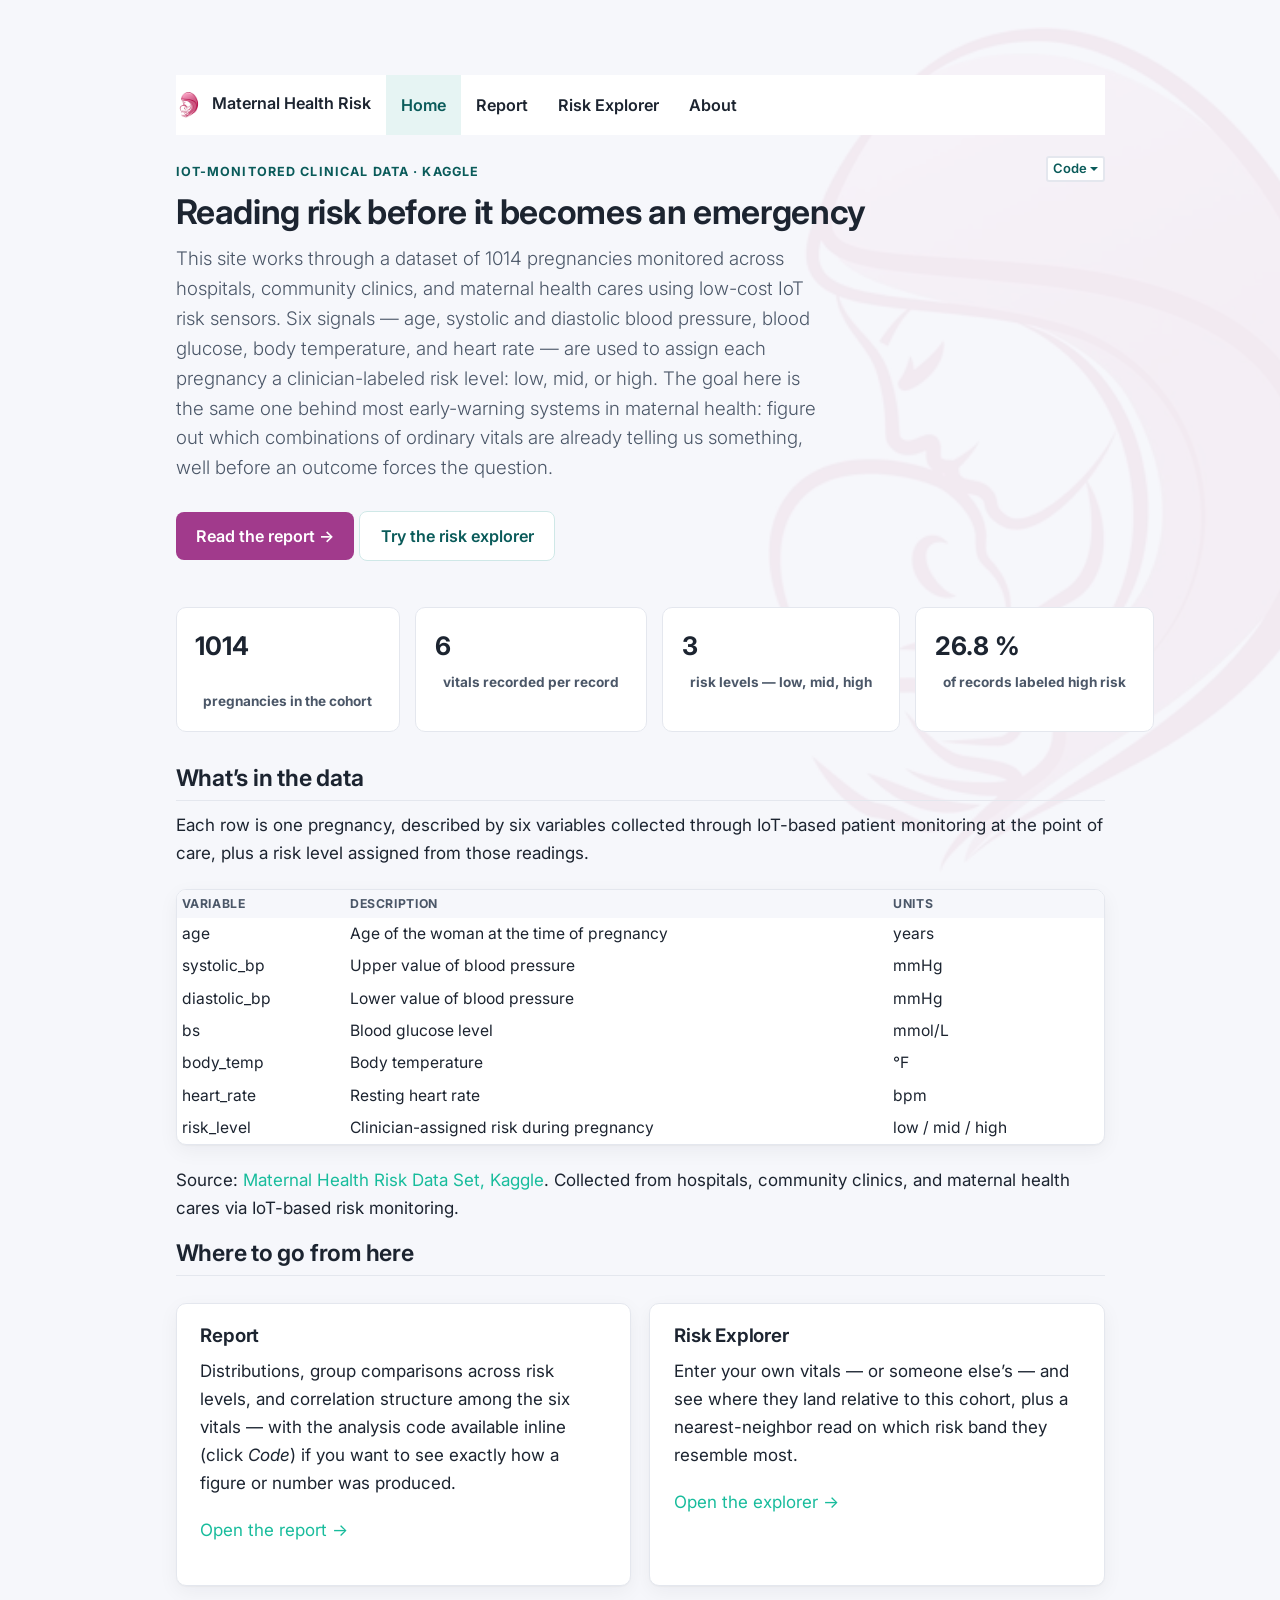
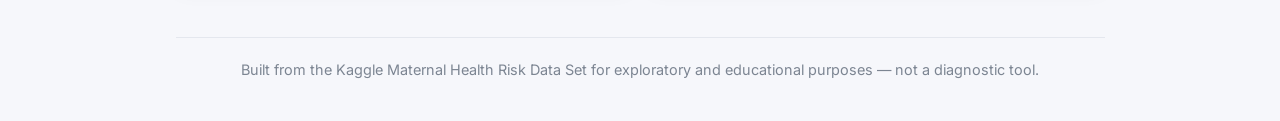
<file: index.html>
<!DOCTYPE html>

<html>

<head>

<meta charset="utf-8" />
<meta name="generator" content="pandoc" />
<meta http-equiv="X-UA-Compatible" content="IE=EDGE" />




<title>Maternal Health Risk</title>

<script src="site_libs/header-attrs-2.30/header-attrs.js"></script>
<script src="site_libs/jquery-3.6.0/jquery-3.6.0.min.js"></script>
<meta name="viewport" content="width=device-width, initial-scale=1" />
<link href="site_libs/bootstrap-3.3.5/css/flatly.min.css" rel="stylesheet" />
<script src="site_libs/bootstrap-3.3.5/js/bootstrap.min.js"></script>
<script src="site_libs/bootstrap-3.3.5/shim/html5shiv.min.js"></script>
<script src="site_libs/bootstrap-3.3.5/shim/respond.min.js"></script>
<style>h1 {font-size: 34px;}
       h1.title {font-size: 38px;}
       h2 {font-size: 30px;}
       h3 {font-size: 24px;}
       h4 {font-size: 18px;}
       h5 {font-size: 16px;}
       h6 {font-size: 12px;}
       code {color: inherit; background-color: rgba(0, 0, 0, 0.04);}
       pre:not([class]) { background-color: white }</style>
<script src="site_libs/navigation-1.1/tabsets.js"></script>
<script src="site_libs/navigation-1.1/codefolding.js"></script>
<link href="site_libs/pagedtable-1.1/css/pagedtable.css" rel="stylesheet" />
<script src="site_libs/pagedtable-1.1/js/pagedtable.js"></script>
<link href="site_libs/font-awesome-6.5.2/css/all.min.css" rel="stylesheet" />
<link href="site_libs/font-awesome-6.5.2/css/v4-shims.min.css" rel="stylesheet" />
<link rel="preconnect" href="https://fonts.googleapis.com">
<link href="https://fonts.googleapis.com/css2?family=Inter:wght@400;500;600;700&display=swap" rel="stylesheet">
<link rel="icon" type="image/png" href="assets/img/favicon.png">
<link rel="apple-touch-icon" href="assets/img/logo-180.png">

<meta name="description" content="An exploratory dashboard on maternal health risk, built in R Markdown from the Kaggle Maternal Health Risk Data Set — cohort analysis, data quality checks, a baseline classifier, and an interactive risk explorer.">
<meta property="og:type" content="website">
<meta property="og:title" content="Maternal Health Risk">
<meta property="og:description" content="An exploratory dashboard on maternal health risk, built in R Markdown from the Kaggle Maternal Health Risk Data Set — cohort analysis, data quality checks, a baseline classifier, and an interactive risk explorer.">
<meta property="og:image" content="https://vidit-demog.github.io/MaternalHealthRisk.github.io/assets/img/logo-180.png">
<meta property="og:url" content="https://vidit-demog.github.io/MaternalHealthRisk.github.io/index.html">
<meta name="twitter:card" content="summary">
<meta name="twitter:title" content="Maternal Health Risk">
<meta name="twitter:description" content="An exploratory dashboard on maternal health risk, built in R Markdown from the Kaggle Maternal Health Risk Data Set.">
<meta name="twitter:image" content="https://vidit-demog.github.io/MaternalHealthRisk.github.io/assets/img/logo-180.png">

<style type="text/css">
  code{white-space: pre-wrap;}
  span.smallcaps{font-variant: small-caps;}
  span.underline{text-decoration: underline;}
  div.column{display: inline-block; vertical-align: top; width: 50%;}
  div.hanging-indent{margin-left: 1.5em; text-indent: -1.5em;}
  ul.task-list{list-style: none;}
    </style>







<link rel="stylesheet" href="assets/custom.css" type="text/css" />



<style type = "text/css">
.main-container {
  max-width: 940px;
  margin-left: auto;
  margin-right: auto;
}
img {
  max-width:100%;
}
.tabbed-pane {
  padding-top: 12px;
}
.html-widget {
  margin-bottom: 20px;
}
button.code-folding-btn:focus {
  outline: none;
}
summary {
  display: list-item;
}
details > summary > p:only-child {
  display: inline;
}
pre code {
  padding: 0;
}
</style>


<style type="text/css">
.dropdown-submenu {
  position: relative;
}
.dropdown-submenu>.dropdown-menu {
  top: 0;
  left: 100%;
  margin-top: -6px;
  margin-left: -1px;
  border-radius: 0 6px 6px 6px;
}
.dropdown-submenu:hover>.dropdown-menu {
  display: block;
}
.dropdown-submenu>a:after {
  display: block;
  content: " ";
  float: right;
  width: 0;
  height: 0;
  border-color: transparent;
  border-style: solid;
  border-width: 5px 0 5px 5px;
  border-left-color: #cccccc;
  margin-top: 5px;
  margin-right: -10px;
}
.dropdown-submenu:hover>a:after {
  border-left-color: #adb5bd;
}
.dropdown-submenu.pull-left {
  float: none;
}
.dropdown-submenu.pull-left>.dropdown-menu {
  left: -100%;
  margin-left: 10px;
  border-radius: 6px 0 6px 6px;
}
</style>

<script type="text/javascript">
// manage active state of menu based on current page
$(document).ready(function () {
  // active menu anchor
  href = window.location.pathname
  href = href.substr(href.lastIndexOf('/') + 1)
  if (href === "")
    href = "index.html";
  var menuAnchor = $('a[href="' + href + '"]');

  // mark the anchor link active (and if it's in a dropdown, also mark that active)
  var dropdown = menuAnchor.closest('li.dropdown');
  if (window.bootstrap) { // Bootstrap 4+
    menuAnchor.addClass('active');
    dropdown.find('> .dropdown-toggle').addClass('active');
  } else { // Bootstrap 3
    menuAnchor.parent().addClass('active');
    dropdown.addClass('active');
  }

  // Navbar adjustments
  var navHeight = $(".navbar").first().height() + 15;
  var style = document.createElement('style');
  var pt = "padding-top: " + navHeight + "px; ";
  var mt = "margin-top: -" + navHeight + "px; ";
  var css = "";
  // offset scroll position for anchor links (for fixed navbar)
  for (var i = 1; i <= 6; i++) {
    css += ".section h" + i + "{ " + pt + mt + "}\n";
  }
  style.innerHTML = "body {" + pt + "padding-bottom: 40px; }\n" + css;
  document.head.appendChild(style);
});
</script>

<!-- tabsets -->

<style type="text/css">
.tabset-dropdown > .nav-tabs {
  display: inline-table;
  max-height: 500px;
  min-height: 44px;
  overflow-y: auto;
  border: 1px solid #ddd;
  border-radius: 4px;
}

.tabset-dropdown > .nav-tabs > li.active:before, .tabset-dropdown > .nav-tabs.nav-tabs-open:before {
  content: "\e259";
  font-family: 'Glyphicons Halflings';
  display: inline-block;
  padding: 10px;
  border-right: 1px solid #ddd;
}

.tabset-dropdown > .nav-tabs.nav-tabs-open > li.active:before {
  content: "\e258";
  font-family: 'Glyphicons Halflings';
  border: none;
}

.tabset-dropdown > .nav-tabs > li.active {
  display: block;
}

.tabset-dropdown > .nav-tabs > li > a,
.tabset-dropdown > .nav-tabs > li > a:focus,
.tabset-dropdown > .nav-tabs > li > a:hover {
  border: none;
  display: inline-block;
  border-radius: 4px;
  background-color: transparent;
}

.tabset-dropdown > .nav-tabs.nav-tabs-open > li {
  display: block;
  float: none;
}

.tabset-dropdown > .nav-tabs > li {
  display: none;
}
</style>

<!-- code folding -->
<style type="text/css">
.code-folding-btn { margin-bottom: 4px; }
</style>




</head>

<body>


<div class="container-fluid main-container">




<div class="navbar navbar-default  navbar-fixed-top" role="navigation">
  <div class="container">
    <div class="navbar-header">
      <button type="button" class="navbar-toggle collapsed" data-toggle="collapse" data-bs-toggle="collapse" data-target="#navbar" data-bs-target="#navbar">
        <span class="icon-bar"></span>
        <span class="icon-bar"></span>
        <span class="icon-bar"></span>
      </button>
      <a class="navbar-brand" href="index.html">Maternal Health Risk</a>
    </div>
    <div id="navbar" class="navbar-collapse collapse">
      <ul class="nav navbar-nav">
        <li>
  <a href="index.html">Home</a>
</li>
<li>
  <a href="report.html">Report</a>
</li>
<li>
  <a href="explore.html">Risk Explorer</a>
</li>
<li>
  <a href="about.html">About</a>
</li>
      </ul>
      <ul class="nav navbar-nav navbar-right">
        <li>
  <a href="https://github.com/vidit-demog/MaternalHealthRisk.github.io">
    <span class="fa fa-github fa-lg"></span>
     
  </a>
</li>
      </ul>
    </div><!--/.nav-collapse -->
  </div><!--/.container -->
</div><!--/.navbar -->

<div id="header">

<div class="btn-group pull-right float-right">
<button type="button" class="btn btn-default btn-xs btn-secondary btn-sm dropdown-toggle" data-toggle="dropdown" data-bs-toggle="dropdown" aria-haspopup="true" aria-expanded="false"><span>Code</span> <span class="caret"></span></button>
<ul class="dropdown-menu dropdown-menu-right" style="min-width: 50px;">
<li><a id="rmd-show-all-code" href="#">Show All Code</a></li>
<li><a id="rmd-hide-all-code" href="#">Hide All Code</a></li>
</ul>
</div>




</div>


<div class="eyebrow">
IoT-Monitored Clinical Data · Kaggle
</div>
<div id="reading-risk-before-it-becomes-an-emergency"
class="section level1">
<h1>Reading risk before it becomes an emergency</h1>
<p class="lead">
This site works through a dataset of 1014 pregnancies monitored across
hospitals, community clinics, and maternal health cares using low-cost
IoT risk sensors. Six signals — age, systolic and diastolic blood
pressure, blood glucose, body temperature, and heart rate — are used to
assign each pregnancy a clinician-labeled risk level: low, mid, or high.
The goal here is the same one behind most early-warning systems in
maternal health: figure out which combinations of ordinary vitals are
already telling us something, well before an outcome forces the
question.
</p>
<div class="card-row">
<p><a href="report.html" class="btn-magenta">Read the report →</a>
<a href="explore.html" class="btn-teal" style="background:#fff;color:#0a5b5a !important;border:1px solid #cfe8e7;">Try
the risk explorer</a></p>
</div>
<div class="stat-grid">
<div class="stat-card">
<div class="num">
<p>1014</p>
</div>
<div class="label">
pregnancies in the cohort
</div>
</div>
<div class="stat-card">
<div class="num">
6
</div>
<div class="label">
vitals recorded per record
</div>
</div>
<div class="stat-card">
<div class="num">
3
</div>
<div class="label">
risk levels — low, mid, high
</div>
</div>
<div class="stat-card">
<div class="num">
26.8 %
</div>
<div class="label">
of records labeled high risk
</div>
</div>
</div>
<div id="whats-in-the-data" class="section level2">
<h2>What’s in the data</h2>
<p>Each row is one pregnancy, described by six variables collected
through IoT-based patient monitoring at the point of care, plus a risk
level assigned from those readings.</p>
<table>
<colgroup>
<col width="18%" />
<col width="58%" />
<col width="23%" />
</colgroup>
<thead>
<tr class="header">
<th align="left">Variable</th>
<th align="left">Description</th>
<th align="left">Units</th>
</tr>
</thead>
<tbody>
<tr class="odd">
<td align="left">age</td>
<td align="left">Age of the woman at the time of pregnancy</td>
<td align="left">years</td>
</tr>
<tr class="even">
<td align="left">systolic_bp</td>
<td align="left">Upper value of blood pressure</td>
<td align="left">mmHg</td>
</tr>
<tr class="odd">
<td align="left">diastolic_bp</td>
<td align="left">Lower value of blood pressure</td>
<td align="left">mmHg</td>
</tr>
<tr class="even">
<td align="left">bs</td>
<td align="left">Blood glucose level</td>
<td align="left">mmol/L</td>
</tr>
<tr class="odd">
<td align="left">body_temp</td>
<td align="left">Body temperature</td>
<td align="left">°F</td>
</tr>
<tr class="even">
<td align="left">heart_rate</td>
<td align="left">Resting heart rate</td>
<td align="left">bpm</td>
</tr>
<tr class="odd">
<td align="left">risk_level</td>
<td align="left">Clinician-assigned risk during pregnancy</td>
<td align="left">low / mid / high</td>
</tr>
</tbody>
</table>
<p>Source: <a
href="https://www.kaggle.com/datasets/csafrit2/maternal-health-risk-data">Maternal
Health Risk Data Set, Kaggle</a>. Collected from hospitals, community
clinics, and maternal health cares via IoT-based risk monitoring.</p>
</div>
<div id="where-to-go-from-here" class="section level2">
<h2>Where to go from here</h2>
<div class="card-row">
<div class="info-card">
<h3>
Report
</h3>
<p>
Distributions, group comparisons across risk levels, and correlation
structure among the six vitals — with the analysis code available inline
(click <em>Code</em>) if you want to see exactly how a figure or number
was produced.
</p>
<p><a href="report.html">Open the report →</a></p>
</div>
<div class="info-card">
<h3>
Risk Explorer
</h3>
<p>
Enter your own vitals — or someone else’s — and see where they land
relative to this cohort, plus a nearest-neighbor read on which risk band
they resemble most.
</p>
<p><a href="explore.html">Open the explorer →</a></p>
</div>
</div>
<footer class="site-footer">
Built from the Kaggle Maternal Health Risk Data Set for exploratory and
educational purposes — not a diagnostic tool.
</footer>
</div>
</div>




</div>

<script>

// add bootstrap table styles to pandoc tables
function bootstrapStylePandocTables() {
  $('tr.odd').parent('tbody').parent('table').addClass('table table-condensed');
}
$(document).ready(function () {
  bootstrapStylePandocTables();
});


</script>

<!-- tabsets -->

<script>
$(document).ready(function () {
  window.buildTabsets("TOC");
});

$(document).ready(function () {
  $('.tabset-dropdown > .nav-tabs > li').click(function () {
    $(this).parent().toggleClass('nav-tabs-open');
  });
});
</script>

<!-- code folding -->
<script>
$(document).ready(function () {
  window.initializeCodeFolding("hide" === "show");
});
</script>


<!-- dynamically load mathjax for compatibility with self-contained -->
<script>
  (function () {
    var script = document.createElement("script");
    script.type = "text/javascript";
    script.src  = "https://mathjax.rstudio.com/latest/MathJax.js?config=TeX-AMS-MML_HTMLorMML";
    document.getElementsByTagName("head")[0].appendChild(script);
  })();
</script>

</body>
</html>
</file>
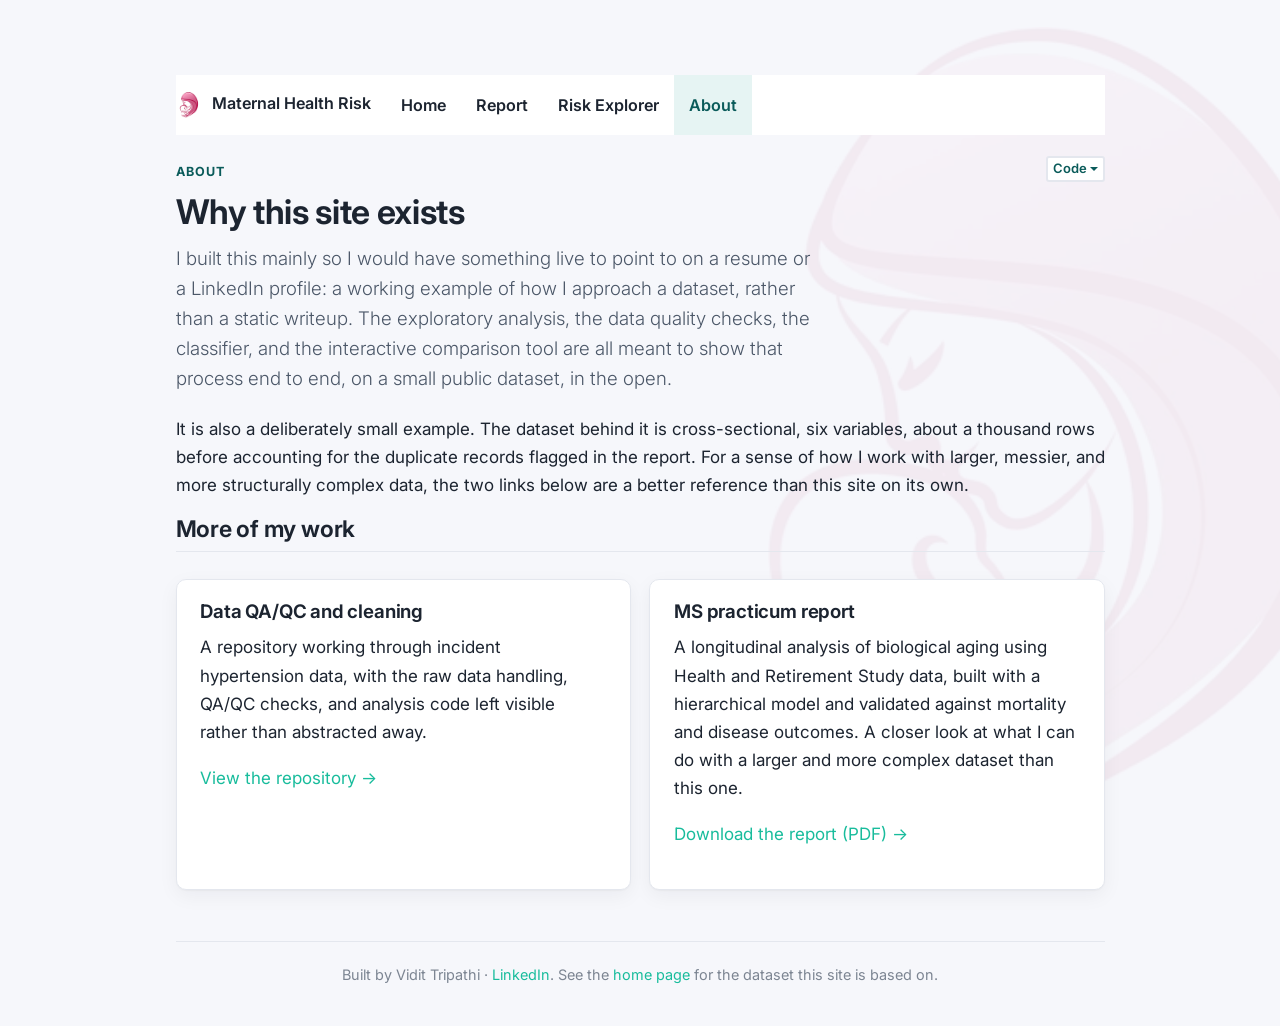
<file: about.html>
<!DOCTYPE html>

<html>

<head>

<meta charset="utf-8" />
<meta name="generator" content="pandoc" />
<meta http-equiv="X-UA-Compatible" content="IE=EDGE" />




<title>About | Maternal Health Risk</title>

<script src="site_libs/header-attrs-2.30/header-attrs.js"></script>
<script src="site_libs/jquery-3.6.0/jquery-3.6.0.min.js"></script>
<meta name="viewport" content="width=device-width, initial-scale=1" />
<link href="site_libs/bootstrap-3.3.5/css/flatly.min.css" rel="stylesheet" />
<script src="site_libs/bootstrap-3.3.5/js/bootstrap.min.js"></script>
<script src="site_libs/bootstrap-3.3.5/shim/html5shiv.min.js"></script>
<script src="site_libs/bootstrap-3.3.5/shim/respond.min.js"></script>
<style>h1 {font-size: 34px;}
       h1.title {font-size: 38px;}
       h2 {font-size: 30px;}
       h3 {font-size: 24px;}
       h4 {font-size: 18px;}
       h5 {font-size: 16px;}
       h6 {font-size: 12px;}
       code {color: inherit; background-color: rgba(0, 0, 0, 0.04);}
       pre:not([class]) { background-color: white }</style>
<script src="site_libs/navigation-1.1/tabsets.js"></script>
<script src="site_libs/navigation-1.1/codefolding.js"></script>
<link href="site_libs/pagedtable-1.1/css/pagedtable.css" rel="stylesheet" />
<script src="site_libs/pagedtable-1.1/js/pagedtable.js"></script>
<link href="site_libs/font-awesome-6.5.2/css/all.min.css" rel="stylesheet" />
<link href="site_libs/font-awesome-6.5.2/css/v4-shims.min.css" rel="stylesheet" />
<link rel="preconnect" href="https://fonts.googleapis.com">
<link href="https://fonts.googleapis.com/css2?family=Inter:wght@400;500;600;700&display=swap" rel="stylesheet">
<link rel="icon" type="image/png" href="assets/img/favicon.png">
<link rel="apple-touch-icon" href="assets/img/logo-180.png">

<meta name="description" content="An exploratory dashboard on maternal health risk, built in R Markdown from the Kaggle Maternal Health Risk Data Set — cohort analysis, data quality checks, a baseline classifier, and an interactive risk explorer.">
<meta property="og:type" content="website">
<meta property="og:title" content="Maternal Health Risk">
<meta property="og:description" content="An exploratory dashboard on maternal health risk, built in R Markdown from the Kaggle Maternal Health Risk Data Set — cohort analysis, data quality checks, a baseline classifier, and an interactive risk explorer.">
<meta property="og:image" content="https://vidit-demog.github.io/MaternalHealthRisk.github.io/assets/img/logo-180.png">
<meta property="og:url" content="https://vidit-demog.github.io/MaternalHealthRisk.github.io/index.html">
<meta name="twitter:card" content="summary">
<meta name="twitter:title" content="Maternal Health Risk">
<meta name="twitter:description" content="An exploratory dashboard on maternal health risk, built in R Markdown from the Kaggle Maternal Health Risk Data Set.">
<meta name="twitter:image" content="https://vidit-demog.github.io/MaternalHealthRisk.github.io/assets/img/logo-180.png">

<style type="text/css">
  code{white-space: pre-wrap;}
  span.smallcaps{font-variant: small-caps;}
  span.underline{text-decoration: underline;}
  div.column{display: inline-block; vertical-align: top; width: 50%;}
  div.hanging-indent{margin-left: 1.5em; text-indent: -1.5em;}
  ul.task-list{list-style: none;}
    </style>







<link rel="stylesheet" href="assets/custom.css" type="text/css" />



<style type = "text/css">
.main-container {
  max-width: 940px;
  margin-left: auto;
  margin-right: auto;
}
img {
  max-width:100%;
}
.tabbed-pane {
  padding-top: 12px;
}
.html-widget {
  margin-bottom: 20px;
}
button.code-folding-btn:focus {
  outline: none;
}
summary {
  display: list-item;
}
details > summary > p:only-child {
  display: inline;
}
pre code {
  padding: 0;
}
</style>


<style type="text/css">
.dropdown-submenu {
  position: relative;
}
.dropdown-submenu>.dropdown-menu {
  top: 0;
  left: 100%;
  margin-top: -6px;
  margin-left: -1px;
  border-radius: 0 6px 6px 6px;
}
.dropdown-submenu:hover>.dropdown-menu {
  display: block;
}
.dropdown-submenu>a:after {
  display: block;
  content: " ";
  float: right;
  width: 0;
  height: 0;
  border-color: transparent;
  border-style: solid;
  border-width: 5px 0 5px 5px;
  border-left-color: #cccccc;
  margin-top: 5px;
  margin-right: -10px;
}
.dropdown-submenu:hover>a:after {
  border-left-color: #adb5bd;
}
.dropdown-submenu.pull-left {
  float: none;
}
.dropdown-submenu.pull-left>.dropdown-menu {
  left: -100%;
  margin-left: 10px;
  border-radius: 6px 0 6px 6px;
}
</style>

<script type="text/javascript">
// manage active state of menu based on current page
$(document).ready(function () {
  // active menu anchor
  href = window.location.pathname
  href = href.substr(href.lastIndexOf('/') + 1)
  if (href === "")
    href = "index.html";
  var menuAnchor = $('a[href="' + href + '"]');

  // mark the anchor link active (and if it's in a dropdown, also mark that active)
  var dropdown = menuAnchor.closest('li.dropdown');
  if (window.bootstrap) { // Bootstrap 4+
    menuAnchor.addClass('active');
    dropdown.find('> .dropdown-toggle').addClass('active');
  } else { // Bootstrap 3
    menuAnchor.parent().addClass('active');
    dropdown.addClass('active');
  }

  // Navbar adjustments
  var navHeight = $(".navbar").first().height() + 15;
  var style = document.createElement('style');
  var pt = "padding-top: " + navHeight + "px; ";
  var mt = "margin-top: -" + navHeight + "px; ";
  var css = "";
  // offset scroll position for anchor links (for fixed navbar)
  for (var i = 1; i <= 6; i++) {
    css += ".section h" + i + "{ " + pt + mt + "}\n";
  }
  style.innerHTML = "body {" + pt + "padding-bottom: 40px; }\n" + css;
  document.head.appendChild(style);
});
</script>

<!-- tabsets -->

<style type="text/css">
.tabset-dropdown > .nav-tabs {
  display: inline-table;
  max-height: 500px;
  min-height: 44px;
  overflow-y: auto;
  border: 1px solid #ddd;
  border-radius: 4px;
}

.tabset-dropdown > .nav-tabs > li.active:before, .tabset-dropdown > .nav-tabs.nav-tabs-open:before {
  content: "\e259";
  font-family: 'Glyphicons Halflings';
  display: inline-block;
  padding: 10px;
  border-right: 1px solid #ddd;
}

.tabset-dropdown > .nav-tabs.nav-tabs-open > li.active:before {
  content: "\e258";
  font-family: 'Glyphicons Halflings';
  border: none;
}

.tabset-dropdown > .nav-tabs > li.active {
  display: block;
}

.tabset-dropdown > .nav-tabs > li > a,
.tabset-dropdown > .nav-tabs > li > a:focus,
.tabset-dropdown > .nav-tabs > li > a:hover {
  border: none;
  display: inline-block;
  border-radius: 4px;
  background-color: transparent;
}

.tabset-dropdown > .nav-tabs.nav-tabs-open > li {
  display: block;
  float: none;
}

.tabset-dropdown > .nav-tabs > li {
  display: none;
}
</style>

<!-- code folding -->
<style type="text/css">
.code-folding-btn { margin-bottom: 4px; }
</style>




</head>

<body>


<div class="container-fluid main-container">




<div class="navbar navbar-default  navbar-fixed-top" role="navigation">
  <div class="container">
    <div class="navbar-header">
      <button type="button" class="navbar-toggle collapsed" data-toggle="collapse" data-bs-toggle="collapse" data-target="#navbar" data-bs-target="#navbar">
        <span class="icon-bar"></span>
        <span class="icon-bar"></span>
        <span class="icon-bar"></span>
      </button>
      <a class="navbar-brand" href="index.html">Maternal Health Risk</a>
    </div>
    <div id="navbar" class="navbar-collapse collapse">
      <ul class="nav navbar-nav">
        <li>
  <a href="index.html">Home</a>
</li>
<li>
  <a href="report.html">Report</a>
</li>
<li>
  <a href="explore.html">Risk Explorer</a>
</li>
<li>
  <a href="about.html">About</a>
</li>
      </ul>
      <ul class="nav navbar-nav navbar-right">
        <li>
  <a href="https://github.com/vidit-demog/MaternalHealthRisk.github.io">
    <span class="fa fa-github fa-lg"></span>
     
  </a>
</li>
      </ul>
    </div><!--/.nav-collapse -->
  </div><!--/.container -->
</div><!--/.navbar -->

<div id="header">

<div class="btn-group pull-right float-right">
<button type="button" class="btn btn-default btn-xs btn-secondary btn-sm dropdown-toggle" data-toggle="dropdown" data-bs-toggle="dropdown" aria-haspopup="true" aria-expanded="false"><span>Code</span> <span class="caret"></span></button>
<ul class="dropdown-menu dropdown-menu-right" style="min-width: 50px;">
<li><a id="rmd-show-all-code" href="#">Show All Code</a></li>
<li><a id="rmd-hide-all-code" href="#">Hide All Code</a></li>
</ul>
</div>




</div>


<div class="eyebrow">
About
</div>
<div id="why-this-site-exists" class="section level1">
<h1>Why this site exists</h1>
<p class="lead">
I built this mainly so I would have something live to point to on a
resume or a LinkedIn profile: a working example of how I approach a
dataset, rather than a static writeup. The exploratory analysis, the
data quality checks, the classifier, and the interactive comparison tool
are all meant to show that process end to end, on a small public
dataset, in the open.
</p>
<p>
It is also a deliberately small example. The dataset behind it is
cross-sectional, six variables, about a thousand rows before accounting
for the duplicate records flagged in the report. For a sense of how I
work with larger, messier, and more structurally complex data, the two
links below are a better reference than this site on its own.
</p>
<div id="more-of-my-work" class="section level2">
<h2>More of my work</h2>
<div class="card-row">
<div class="info-card">
<h3>
Data QA/QC and cleaning
</h3>
<p>
A repository working through incident hypertension data, with the raw
data handling, QA/QC checks, and analysis code left visible rather than
abstracted away.
</p>
<p><a href="https://github.com/vidit-demog/Incident_hypertension" target="_blank" rel="noopener">View
the repository →</a></p>
</div>
<div class="info-card">
<h3>
MS practicum report
</h3>
<p>
A longitudinal analysis of biological aging using Health and Retirement
Study data, built with a hierarchical model and validated against
mortality and disease outcomes. A closer look at what I can do with a
larger and more complex dataset than this one.
</p>
<p><a href="assets/vidit-tripathi-practicum-report.pdf" target="_blank" rel="noopener">Download
the report (PDF) →</a></p>
</div>
</div>
<footer class="site-footer">
Built by Vidit Tripathi ·
<a href="https://www.linkedin.com/in/vidit-tripathi/" target="_blank" rel="noopener">LinkedIn</a>.
See the <a href="index.html">home page</a> for the dataset this site is
based on.
</footer>
</div>
</div>




</div>

<script>

// add bootstrap table styles to pandoc tables
function bootstrapStylePandocTables() {
  $('tr.odd').parent('tbody').parent('table').addClass('table table-condensed');
}
$(document).ready(function () {
  bootstrapStylePandocTables();
});


</script>

<!-- tabsets -->

<script>
$(document).ready(function () {
  window.buildTabsets("TOC");
});

$(document).ready(function () {
  $('.tabset-dropdown > .nav-tabs > li').click(function () {
    $(this).parent().toggleClass('nav-tabs-open');
  });
});
</script>

<!-- code folding -->
<script>
$(document).ready(function () {
  window.initializeCodeFolding("hide" === "show");
});
</script>


<!-- dynamically load mathjax for compatibility with self-contained -->
<script>
  (function () {
    var script = document.createElement("script");
    script.type = "text/javascript";
    script.src  = "https://mathjax.rstudio.com/latest/MathJax.js?config=TeX-AMS-MML_HTMLorMML";
    document.getElementsByTagName("head")[0].appendChild(script);
  })();
</script>

</body>
</html>
</file>
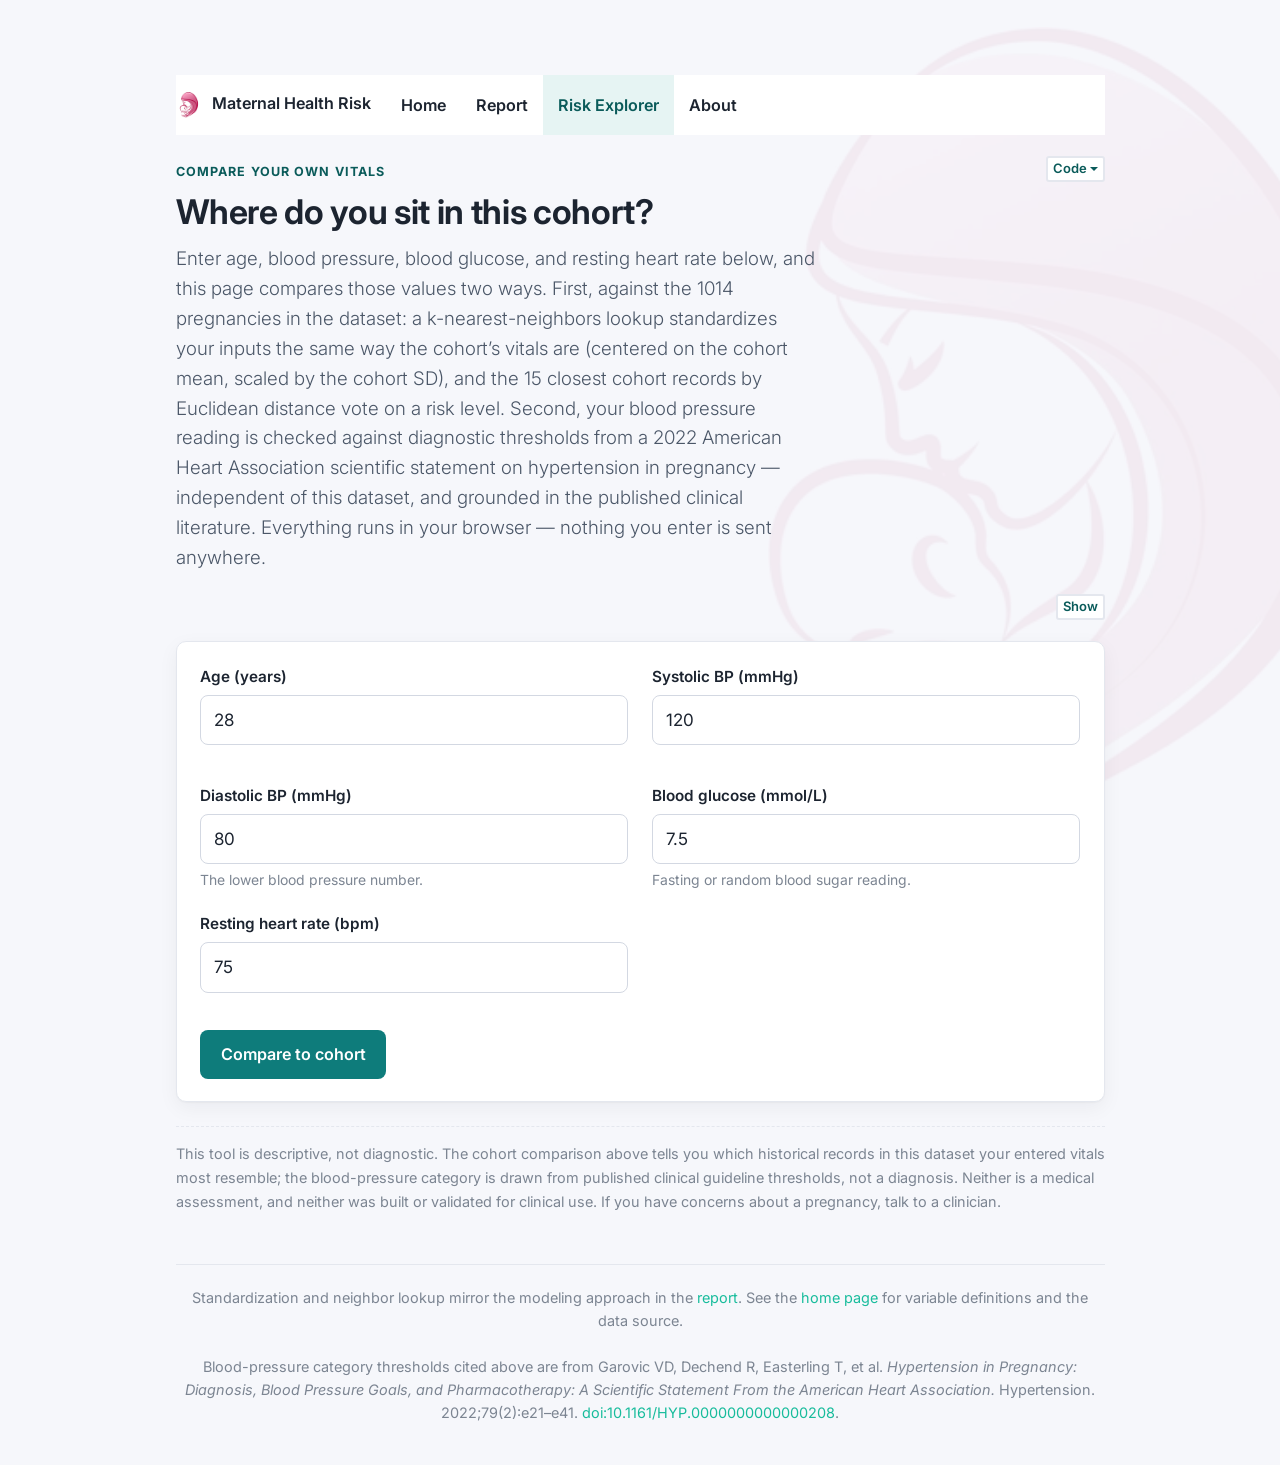
<file: explore.html>
<!DOCTYPE html>

<html>

<head>

<meta charset="utf-8" />
<meta name="generator" content="pandoc" />
<meta http-equiv="X-UA-Compatible" content="IE=EDGE" />




<title>Risk Explorer | Maternal Health Risk</title>

<script src="site_libs/header-attrs-2.30/header-attrs.js"></script>
<script src="site_libs/jquery-3.6.0/jquery-3.6.0.min.js"></script>
<meta name="viewport" content="width=device-width, initial-scale=1" />
<link href="site_libs/bootstrap-3.3.5/css/flatly.min.css" rel="stylesheet" />
<script src="site_libs/bootstrap-3.3.5/js/bootstrap.min.js"></script>
<script src="site_libs/bootstrap-3.3.5/shim/html5shiv.min.js"></script>
<script src="site_libs/bootstrap-3.3.5/shim/respond.min.js"></script>
<style>h1 {font-size: 34px;}
       h1.title {font-size: 38px;}
       h2 {font-size: 30px;}
       h3 {font-size: 24px;}
       h4 {font-size: 18px;}
       h5 {font-size: 16px;}
       h6 {font-size: 12px;}
       code {color: inherit; background-color: rgba(0, 0, 0, 0.04);}
       pre:not([class]) { background-color: white }</style>
<script src="site_libs/navigation-1.1/tabsets.js"></script>
<script src="site_libs/navigation-1.1/codefolding.js"></script>
<link href="site_libs/pagedtable-1.1/css/pagedtable.css" rel="stylesheet" />
<script src="site_libs/pagedtable-1.1/js/pagedtable.js"></script>
<link href="site_libs/font-awesome-6.5.2/css/all.min.css" rel="stylesheet" />
<link href="site_libs/font-awesome-6.5.2/css/v4-shims.min.css" rel="stylesheet" />
<link rel="preconnect" href="https://fonts.googleapis.com">
<link href="https://fonts.googleapis.com/css2?family=Inter:wght@400;500;600;700&display=swap" rel="stylesheet">
<link rel="icon" type="image/png" href="assets/img/favicon.png">
<link rel="apple-touch-icon" href="assets/img/logo-180.png">

<meta name="description" content="An exploratory dashboard on maternal health risk, built in R Markdown from the Kaggle Maternal Health Risk Data Set — cohort analysis, data quality checks, a baseline classifier, and an interactive risk explorer.">
<meta property="og:type" content="website">
<meta property="og:title" content="Maternal Health Risk">
<meta property="og:description" content="An exploratory dashboard on maternal health risk, built in R Markdown from the Kaggle Maternal Health Risk Data Set — cohort analysis, data quality checks, a baseline classifier, and an interactive risk explorer.">
<meta property="og:image" content="https://vidit-demog.github.io/MaternalHealthRisk.github.io/assets/img/logo-180.png">
<meta property="og:url" content="https://vidit-demog.github.io/MaternalHealthRisk.github.io/index.html">
<meta name="twitter:card" content="summary">
<meta name="twitter:title" content="Maternal Health Risk">
<meta name="twitter:description" content="An exploratory dashboard on maternal health risk, built in R Markdown from the Kaggle Maternal Health Risk Data Set.">
<meta name="twitter:image" content="https://vidit-demog.github.io/MaternalHealthRisk.github.io/assets/img/logo-180.png">

<style type="text/css">
  code{white-space: pre-wrap;}
  span.smallcaps{font-variant: small-caps;}
  span.underline{text-decoration: underline;}
  div.column{display: inline-block; vertical-align: top; width: 50%;}
  div.hanging-indent{margin-left: 1.5em; text-indent: -1.5em;}
  ul.task-list{list-style: none;}
    </style>



<style type="text/css">
  code {
    white-space: pre;
  }
  .sourceCode {
    overflow: visible;
  }
</style>
<style type="text/css" data-origin="pandoc">
html { -webkit-text-size-adjust: 100%; }
pre > code.sourceCode { white-space: pre; position: relative; }
pre > code.sourceCode > span { display: inline-block; line-height: 1.25; }
pre > code.sourceCode > span:empty { height: 1.2em; }
.sourceCode { overflow: visible; }
code.sourceCode > span { color: inherit; text-decoration: inherit; }
div.sourceCode { margin: 1em 0; }
pre.sourceCode { margin: 0; }
@media screen {
div.sourceCode { overflow: auto; }
}
@media print {
pre > code.sourceCode { white-space: pre-wrap; }
pre > code.sourceCode > span { text-indent: -5em; padding-left: 5em; }
}
pre.numberSource code
  { counter-reset: source-line 0; }
pre.numberSource code > span
  { position: relative; left: -4em; counter-increment: source-line; }
pre.numberSource code > span > a:first-child::before
  { content: counter(source-line);
    position: relative; left: -1em; text-align: right; vertical-align: baseline;
    border: none; display: inline-block;
    -webkit-touch-callout: none; -webkit-user-select: none;
    -khtml-user-select: none; -moz-user-select: none;
    -ms-user-select: none; user-select: none;
    padding: 0 4px; width: 4em;
    color: #aaaaaa;
  }
pre.numberSource { margin-left: 3em; border-left: 1px solid #aaaaaa;  padding-left: 4px; }
div.sourceCode
  {  background-color: #f8f8f8; }
@media screen {
pre > code.sourceCode > span > a:first-child::before { text-decoration: underline; }
}
code span.al { color: #ef2929; } /* Alert */
code span.an { color: #8f5902; font-weight: bold; font-style: italic; } /* Annotation */
code span.at { color: #204a87; } /* Attribute */
code span.bn { color: #0000cf; } /* BaseN */
code span.cf { color: #204a87; font-weight: bold; } /* ControlFlow */
code span.ch { color: #4e9a06; } /* Char */
code span.cn { color: #8f5902; } /* Constant */
code span.co { color: #8f5902; font-style: italic; } /* Comment */
code span.cv { color: #8f5902; font-weight: bold; font-style: italic; } /* CommentVar */
code span.do { color: #8f5902; font-weight: bold; font-style: italic; } /* Documentation */
code span.dt { color: #204a87; } /* DataType */
code span.dv { color: #0000cf; } /* DecVal */
code span.er { color: #a40000; font-weight: bold; } /* Error */
code span.ex { } /* Extension */
code span.fl { color: #0000cf; } /* Float */
code span.fu { color: #204a87; font-weight: bold; } /* Function */
code span.im { } /* Import */
code span.in { color: #8f5902; font-weight: bold; font-style: italic; } /* Information */
code span.kw { color: #204a87; font-weight: bold; } /* Keyword */
code span.op { color: #ce5c00; font-weight: bold; } /* Operator */
code span.ot { color: #8f5902; } /* Other */
code span.pp { color: #8f5902; font-style: italic; } /* Preprocessor */
code span.sc { color: #ce5c00; font-weight: bold; } /* SpecialChar */
code span.ss { color: #4e9a06; } /* SpecialString */
code span.st { color: #4e9a06; } /* String */
code span.va { color: #000000; } /* Variable */
code span.vs { color: #4e9a06; } /* VerbatimString */
code span.wa { color: #8f5902; font-weight: bold; font-style: italic; } /* Warning */

.sourceCode .row {
  width: 100%;
}
.sourceCode {
  overflow-x: auto;
}
.code-folding-btn {
  margin-right: -30px;
}
</style>
<script>
// apply pandoc div.sourceCode style to pre.sourceCode instead
(function() {
  var sheets = document.styleSheets;
  for (var i = 0; i < sheets.length; i++) {
    if (sheets[i].ownerNode.dataset["origin"] !== "pandoc") continue;
    try { var rules = sheets[i].cssRules; } catch (e) { continue; }
    var j = 0;
    while (j < rules.length) {
      var rule = rules[j];
      // check if there is a div.sourceCode rule
      if (rule.type !== rule.STYLE_RULE || rule.selectorText !== "div.sourceCode") {
        j++;
        continue;
      }
      var style = rule.style.cssText;
      // check if color or background-color is set
      if (rule.style.color === '' && rule.style.backgroundColor === '') {
        j++;
        continue;
      }
      // replace div.sourceCode by a pre.sourceCode rule
      sheets[i].deleteRule(j);
      sheets[i].insertRule('pre.sourceCode{' + style + '}', j);
    }
  }
})();
</script>




<link rel="stylesheet" href="assets/custom.css" type="text/css" />



<style type = "text/css">
.main-container {
  max-width: 940px;
  margin-left: auto;
  margin-right: auto;
}
img {
  max-width:100%;
}
.tabbed-pane {
  padding-top: 12px;
}
.html-widget {
  margin-bottom: 20px;
}
button.code-folding-btn:focus {
  outline: none;
}
summary {
  display: list-item;
}
details > summary > p:only-child {
  display: inline;
}
pre code {
  padding: 0;
}
</style>


<style type="text/css">
.dropdown-submenu {
  position: relative;
}
.dropdown-submenu>.dropdown-menu {
  top: 0;
  left: 100%;
  margin-top: -6px;
  margin-left: -1px;
  border-radius: 0 6px 6px 6px;
}
.dropdown-submenu:hover>.dropdown-menu {
  display: block;
}
.dropdown-submenu>a:after {
  display: block;
  content: " ";
  float: right;
  width: 0;
  height: 0;
  border-color: transparent;
  border-style: solid;
  border-width: 5px 0 5px 5px;
  border-left-color: #cccccc;
  margin-top: 5px;
  margin-right: -10px;
}
.dropdown-submenu:hover>a:after {
  border-left-color: #adb5bd;
}
.dropdown-submenu.pull-left {
  float: none;
}
.dropdown-submenu.pull-left>.dropdown-menu {
  left: -100%;
  margin-left: 10px;
  border-radius: 6px 0 6px 6px;
}
</style>

<script type="text/javascript">
// manage active state of menu based on current page
$(document).ready(function () {
  // active menu anchor
  href = window.location.pathname
  href = href.substr(href.lastIndexOf('/') + 1)
  if (href === "")
    href = "index.html";
  var menuAnchor = $('a[href="' + href + '"]');

  // mark the anchor link active (and if it's in a dropdown, also mark that active)
  var dropdown = menuAnchor.closest('li.dropdown');
  if (window.bootstrap) { // Bootstrap 4+
    menuAnchor.addClass('active');
    dropdown.find('> .dropdown-toggle').addClass('active');
  } else { // Bootstrap 3
    menuAnchor.parent().addClass('active');
    dropdown.addClass('active');
  }

  // Navbar adjustments
  var navHeight = $(".navbar").first().height() + 15;
  var style = document.createElement('style');
  var pt = "padding-top: " + navHeight + "px; ";
  var mt = "margin-top: -" + navHeight + "px; ";
  var css = "";
  // offset scroll position for anchor links (for fixed navbar)
  for (var i = 1; i <= 6; i++) {
    css += ".section h" + i + "{ " + pt + mt + "}\n";
  }
  style.innerHTML = "body {" + pt + "padding-bottom: 40px; }\n" + css;
  document.head.appendChild(style);
});
</script>

<!-- tabsets -->

<style type="text/css">
.tabset-dropdown > .nav-tabs {
  display: inline-table;
  max-height: 500px;
  min-height: 44px;
  overflow-y: auto;
  border: 1px solid #ddd;
  border-radius: 4px;
}

.tabset-dropdown > .nav-tabs > li.active:before, .tabset-dropdown > .nav-tabs.nav-tabs-open:before {
  content: "\e259";
  font-family: 'Glyphicons Halflings';
  display: inline-block;
  padding: 10px;
  border-right: 1px solid #ddd;
}

.tabset-dropdown > .nav-tabs.nav-tabs-open > li.active:before {
  content: "\e258";
  font-family: 'Glyphicons Halflings';
  border: none;
}

.tabset-dropdown > .nav-tabs > li.active {
  display: block;
}

.tabset-dropdown > .nav-tabs > li > a,
.tabset-dropdown > .nav-tabs > li > a:focus,
.tabset-dropdown > .nav-tabs > li > a:hover {
  border: none;
  display: inline-block;
  border-radius: 4px;
  background-color: transparent;
}

.tabset-dropdown > .nav-tabs.nav-tabs-open > li {
  display: block;
  float: none;
}

.tabset-dropdown > .nav-tabs > li {
  display: none;
}
</style>

<!-- code folding -->
<style type="text/css">
.code-folding-btn { margin-bottom: 4px; }
</style>




</head>

<body>


<div class="container-fluid main-container">




<div class="navbar navbar-default  navbar-fixed-top" role="navigation">
  <div class="container">
    <div class="navbar-header">
      <button type="button" class="navbar-toggle collapsed" data-toggle="collapse" data-bs-toggle="collapse" data-target="#navbar" data-bs-target="#navbar">
        <span class="icon-bar"></span>
        <span class="icon-bar"></span>
        <span class="icon-bar"></span>
      </button>
      <a class="navbar-brand" href="index.html">Maternal Health Risk</a>
    </div>
    <div id="navbar" class="navbar-collapse collapse">
      <ul class="nav navbar-nav">
        <li>
  <a href="index.html">Home</a>
</li>
<li>
  <a href="report.html">Report</a>
</li>
<li>
  <a href="explore.html">Risk Explorer</a>
</li>
<li>
  <a href="about.html">About</a>
</li>
      </ul>
      <ul class="nav navbar-nav navbar-right">
        <li>
  <a href="https://github.com/vidit-demog/MaternalHealthRisk.github.io">
    <span class="fa fa-github fa-lg"></span>
     
  </a>
</li>
      </ul>
    </div><!--/.nav-collapse -->
  </div><!--/.container -->
</div><!--/.navbar -->

<div id="header">

<div class="btn-group pull-right float-right">
<button type="button" class="btn btn-default btn-xs btn-secondary btn-sm dropdown-toggle" data-toggle="dropdown" data-bs-toggle="dropdown" aria-haspopup="true" aria-expanded="false"><span>Code</span> <span class="caret"></span></button>
<ul class="dropdown-menu dropdown-menu-right" style="min-width: 50px;">
<li><a id="rmd-show-all-code" href="#">Show All Code</a></li>
<li><a id="rmd-hide-all-code" href="#">Hide All Code</a></li>
</ul>
</div>




</div>


<div class="eyebrow">
Compare Your Own Vitals
</div>
<div id="where-do-you-sit-in-this-cohort" class="section level1">
<h1>Where do you sit in this cohort?</h1>
<p class="lead">
Enter age, blood pressure, blood glucose, and resting heart rate below,
and this page compares those values two ways. First, against the 1014
pregnancies in the dataset: a k-nearest-neighbors lookup standardizes
your inputs the same way the cohort’s vitals are (centered on the cohort
mean, scaled by the cohort SD), and the 15 closest cohort records by
Euclidean distance vote on a risk level. Second, your blood pressure
reading is checked against diagnostic thresholds from a 2022 American
Heart Association scientific statement on hypertension in pregnancy —
independent of this dataset, and grounded in the published clinical
literature. Everything runs in your browser — nothing you enter is sent
anywhere.
</p>
<div class="sourceCode" id="cb1"><pre class="sourceCode r"><code class="sourceCode r"><span id="cb1-1"><a href="#cb1-1" tabindex="-1"></a><span class="co"># slim table + standardization stats for the k-NN lookup below</span></span>
<span id="cb1-2"><a href="#cb1-2" tabindex="-1"></a><span class="co"># (same standardization used in report.Rmd)</span></span>
<span id="cb1-3"><a href="#cb1-3" tabindex="-1"></a>comparison_vars <span class="ot">=</span> <span class="fu">c</span>(<span class="st">&quot;age&quot;</span>, <span class="st">&quot;systolic_bp&quot;</span>, <span class="st">&quot;diastolic_bp&quot;</span>, <span class="st">&quot;bs&quot;</span>, <span class="st">&quot;heart_rate&quot;</span>)</span>
<span id="cb1-4"><a href="#cb1-4" tabindex="-1"></a></span>
<span id="cb1-5"><a href="#cb1-5" tabindex="-1"></a>cohort_slim <span class="ot">=</span> maternal_df <span class="sc">|&gt;</span></span>
<span id="cb1-6"><a href="#cb1-6" tabindex="-1"></a>  <span class="fu">select</span>(<span class="fu">all_of</span>(comparison_vars), risk_level) <span class="sc">|&gt;</span></span>
<span id="cb1-7"><a href="#cb1-7" tabindex="-1"></a>  <span class="fu">mutate</span>(<span class="at">risk_level =</span> <span class="fu">as.character</span>(risk_level))</span>
<span id="cb1-8"><a href="#cb1-8" tabindex="-1"></a></span>
<span id="cb1-9"><a href="#cb1-9" tabindex="-1"></a>cohort_stats <span class="ot">=</span> maternal_df <span class="sc">|&gt;</span></span>
<span id="cb1-10"><a href="#cb1-10" tabindex="-1"></a>  <span class="fu">summarise</span>(<span class="fu">across</span>(<span class="fu">all_of</span>(comparison_vars), <span class="fu">list</span>(<span class="at">mean =</span> mean, <span class="at">sd =</span> sd), <span class="at">.names =</span> <span class="st">&quot;{.col}__{.fn}&quot;</span>))</span>
<span id="cb1-11"><a href="#cb1-11" tabindex="-1"></a></span>
<span id="cb1-12"><a href="#cb1-12" tabindex="-1"></a>cohort_json <span class="ot">=</span> <span class="fu">toJSON</span>(cohort_slim, <span class="at">dataframe =</span> <span class="st">&quot;rows&quot;</span>, <span class="at">auto_unbox =</span> <span class="cn">TRUE</span>)</span>
<span id="cb1-13"><a href="#cb1-13" tabindex="-1"></a>stats_json  <span class="ot">=</span> <span class="fu">toJSON</span>(<span class="fu">as.list</span>(cohort_stats), <span class="at">auto_unbox =</span> <span class="cn">TRUE</span>)</span></code></pre></div>
<script>
const COHORT = [{"age":25,"systolic_bp":130,"diastolic_bp":80,"bs":15,"heart_rate":86,"risk_level":"high risk"},{"age":35,"systolic_bp":140,"diastolic_bp":90,"bs":13,"heart_rate":70,"risk_level":"high risk"},{"age":29,"systolic_bp":90,"diastolic_bp":70,"bs":8,"heart_rate":80,"risk_level":"high risk"},{"age":30,"systolic_bp":140,"diastolic_bp":85,"bs":7,"heart_rate":70,"risk_level":"high risk"},{"age":35,"systolic_bp":120,"diastolic_bp":60,"bs":6.1,"heart_rate":76,"risk_level":"low risk"},{"age":23,"systolic_bp":140,"diastolic_bp":80,"bs":7.01,"heart_rate":70,"risk_level":"high risk"},{"age":23,"systolic_bp":130,"diastolic_bp":70,"bs":7.01,"heart_rate":78,"risk_level":"mid risk"},{"age":35,"systolic_bp":85,"diastolic_bp":60,"bs":11,"heart_rate":86,"risk_level":"high risk"},{"age":32,"systolic_bp":120,"diastolic_bp":90,"bs":6.9,"heart_rate":70,"risk_level":"mid risk"},{"age":42,"systolic_bp":130,"diastolic_bp":80,"bs":18,"heart_rate":70,"risk_level":"high risk"},{"age":23,"systolic_bp":90,"diastolic_bp":60,"bs":7.01,"heart_rate":76,"risk_level":"low risk"},{"age":19,"systolic_bp":120,"diastolic_bp":80,"bs":7,"heart_rate":70,"risk_level":"mid risk"},{"age":25,"systolic_bp":110,"diastolic_bp":89,"bs":7.01,"heart_rate":77,"risk_level":"low risk"},{"age":20,"systolic_bp":120,"diastolic_bp":75,"bs":7.01,"heart_rate":70,"risk_level":"mid risk"},{"age":48,"systolic_bp":120,"diastolic_bp":80,"bs":11,"heart_rate":88,"risk_level":"mid risk"},{"age":15,"systolic_bp":120,"diastolic_bp":80,"bs":7.01,"heart_rate":70,"risk_level":"low risk"},{"age":50,"systolic_bp":140,"diastolic_bp":90,"bs":15,"heart_rate":90,"risk_level":"high risk"},{"age":25,"systolic_bp":140,"diastolic_bp":100,"bs":7.01,"heart_rate":80,"risk_level":"high risk"},{"age":30,"systolic_bp":120,"diastolic_bp":80,"bs":6.9,"heart_rate":76,"risk_level":"mid risk"},{"age":10,"systolic_bp":70,"diastolic_bp":50,"bs":6.9,"heart_rate":70,"risk_level":"low risk"},{"age":40,"systolic_bp":140,"diastolic_bp":100,"bs":18,"heart_rate":90,"risk_level":"high risk"},{"age":50,"systolic_bp":140,"diastolic_bp":80,"bs":6.7,"heart_rate":70,"risk_level":"mid risk"},{"age":21,"systolic_bp":90,"diastolic_bp":65,"bs":7.5,"heart_rate":76,"risk_level":"low risk"},{"age":18,"systolic_bp":90,"diastolic_bp":60,"bs":7.5,"heart_rate":70,"risk_level":"low risk"},{"age":21,"systolic_bp":120,"diastolic_bp":80,"bs":7.5,"heart_rate":76,"risk_level":"low risk"},{"age":16,"systolic_bp":100,"diastolic_bp":70,"bs":7.2,"heart_rate":80,"risk_level":"low risk"},{"age":19,"systolic_bp":120,"diastolic_bp":75,"bs":7.2,"heart_rate":66,"risk_level":"low risk"},{"age":22,"systolic_bp":100,"diastolic_bp":65,"bs":7.2,"heart_rate":70,"risk_level":"low risk"},{"age":49,"systolic_bp":120,"diastolic_bp":90,"bs":7.2,"heart_rate":77,"risk_level":"low risk"},{"age":28,"systolic_bp":90,"diastolic_bp":60,"bs":7.2,"heart_rate":82,"risk_level":"low risk"},{"age":20,"systolic_bp":100,"diastolic_bp":90,"bs":7.1,"heart_rate":88,"risk_level":"low risk"},{"age":23,"systolic_bp":100,"diastolic_bp":85,"bs":7.1,"heart_rate":66,"risk_level":"low risk"},{"age":22,"systolic_bp":120,"diastolic_bp":90,"bs":7.1,"heart_rate":82,"risk_level":"low risk"},{"age":21,"systolic_bp":120,"diastolic_bp":80,"bs":7.1,"heart_rate":77,"risk_level":"low risk"},{"age":21,"systolic_bp":75,"diastolic_bp":50,"bs":6.1,"heart_rate":70,"risk_level":"low risk"},{"age":12,"systolic_bp":95,"diastolic_bp":60,"bs":6.1,"heart_rate":60,"risk_level":"low risk"},{"age":60,"systolic_bp":120,"diastolic_bp":80,"bs":6.1,"heart_rate":75,"risk_level":"low risk"},{"age":55,"systolic_bp":100,"diastolic_bp":65,"bs":6.1,"heart_rate":66,"risk_level":"low risk"},{"age":45,"systolic_bp":120,"diastolic_bp":95,"bs":6.1,"heart_rate":66,"risk_level":"low risk"},{"age":35,"systolic_bp":100,"diastolic_bp":70,"bs":6.1,"heart_rate":66,"risk_level":"low risk"},{"age":22,"systolic_bp":120,"diastolic_bp":85,"bs":6.1,"heart_rate":88,"risk_level":"low risk"},{"age":23,"systolic_bp":120,"diastolic_bp":90,"bs":6.1,"heart_rate":60,"risk_level":"low risk"},{"age":25,"systolic_bp":90,"diastolic_bp":70,"bs":6.1,"heart_rate":80,"risk_level":"low risk"},{"age":30,"systolic_bp":120,"diastolic_bp":80,"bs":6.1,"heart_rate":70,"risk_level":"low risk"},{"age":23,"systolic_bp":120,"diastolic_bp":90,"bs":6.1,"heart_rate":70,"risk_level":"low risk"},{"age":32,"systolic_bp":120,"diastolic_bp":90,"bs":7.5,"heart_rate":70,"risk_level":"low risk"},{"age":42,"systolic_bp":120,"diastolic_bp":80,"bs":7.5,"heart_rate":70,"risk_level":"low risk"},{"age":23,"systolic_bp":90,"diastolic_bp":60,"bs":7.5,"heart_rate":76,"risk_level":"low risk"},{"age":15,"systolic_bp":76,"diastolic_bp":49,"bs":7.5,"heart_rate":77,"risk_level":"low risk"},{"age":15,"systolic_bp":120,"diastolic_bp":80,"bs":7,"heart_rate":70,"risk_level":"low risk"},{"age":25,"systolic_bp":120,"diastolic_bp":80,"bs":7,"heart_rate":66,"risk_level":"low risk"},{"age":22,"systolic_bp":100,"diastolic_bp":65,"bs":7,"heart_rate":80,"risk_level":"low risk"},{"age":35,"systolic_bp":100,"diastolic_bp":70,"bs":7,"heart_rate":60,"risk_level":"low risk"},{"age":19,"systolic_bp":120,"diastolic_bp":85,"bs":7,"heart_rate":60,"risk_level":"low risk"},{"age":60,"systolic_bp":90,"diastolic_bp":65,"bs":7,"heart_rate":77,"risk_level":"low risk"},{"age":23,"systolic_bp":120,"diastolic_bp":90,"bs":6.7,"heart_rate":70,"risk_level":"low risk"},{"age":32,"systolic_bp":120,"diastolic_bp":90,"bs":6.4,"heart_rate":70,"risk_level":"low risk"},{"age":42,"systolic_bp":120,"diastolic_bp":80,"bs":6.4,"heart_rate":70,"risk_level":"low risk"},{"age":23,"systolic_bp":90,"diastolic_bp":60,"bs":6.4,"heart_rate":76,"risk_level":"low risk"},{"age":15,"systolic_bp":76,"diastolic_bp":49,"bs":6.4,"heart_rate":77,"risk_level":"low risk"},{"age":15,"systolic_bp":120,"diastolic_bp":80,"bs":7.2,"heart_rate":70,"risk_level":"low risk"},{"age":15,"systolic_bp":80,"diastolic_bp":60,"bs":7,"heart_rate":80,"risk_level":"low risk"},{"age":12,"systolic_bp":95,"diastolic_bp":60,"bs":7.2,"heart_rate":77,"risk_level":"low risk"},{"age":29,"systolic_bp":90,"diastolic_bp":70,"bs":6.7,"heart_rate":80,"risk_level":"mid risk"},{"age":31,"systolic_bp":120,"diastolic_bp":60,"bs":6.1,"heart_rate":76,"risk_level":"mid risk"},{"age":29,"systolic_bp":130,"diastolic_bp":70,"bs":6.7,"heart_rate":78,"risk_level":"mid risk"},{"age":17,"systolic_bp":85,"diastolic_bp":60,"bs":9,"heart_rate":86,"risk_level":"mid risk"},{"age":19,"systolic_bp":120,"diastolic_bp":80,"bs":7,"heart_rate":70,"risk_level":"mid risk"},{"age":20,"systolic_bp":110,"diastolic_bp":60,"bs":7,"heart_rate":70,"risk_level":"mid risk"},{"age":32,"systolic_bp":120,"diastolic_bp":65,"bs":6,"heart_rate":76,"risk_level":"mid risk"},{"age":26,"systolic_bp":85,"diastolic_bp":60,"bs":6,"heart_rate":86,"risk_level":"mid risk"},{"age":29,"systolic_bp":130,"diastolic_bp":70,"bs":7.7,"heart_rate":78,"risk_level":"mid risk"},{"age":19,"systolic_bp":120,"diastolic_bp":80,"bs":7,"heart_rate":70,"risk_level":"mid risk"},{"age":54,"systolic_bp":130,"diastolic_bp":70,"bs":12,"heart_rate":67,"risk_level":"mid risk"},{"age":44,"systolic_bp":120,"diastolic_bp":90,"bs":16,"heart_rate":80,"risk_level":"mid risk"},{"age":23,"systolic_bp":130,"diastolic_bp":70,"bs":6.9,"heart_rate":70,"risk_level":"mid risk"},{"age":22,"systolic_bp":85,"diastolic_bp":60,"bs":6.9,"heart_rate":76,"risk_level":"mid risk"},{"age":55,"systolic_bp":120,"diastolic_bp":90,"bs":12,"heart_rate":70,"risk_level":"mid risk"},{"age":35,"systolic_bp":120,"diastolic_bp":80,"bs":6.9,"heart_rate":78,"risk_level":"mid risk"},{"age":21,"systolic_bp":90,"diastolic_bp":60,"bs":6.9,"heart_rate":86,"risk_level":"mid risk"},{"age":16,"systolic_bp":90,"diastolic_bp":65,"bs":6.9,"heart_rate":76,"risk_level":"mid risk"},{"age":33,"systolic_bp":115,"diastolic_bp":65,"bs":7,"heart_rate":70,"risk_level":"mid risk"},{"age":12,"systolic_bp":95,"diastolic_bp":60,"bs":6.9,"heart_rate":65,"risk_level":"mid risk"},{"age":28,"systolic_bp":120,"diastolic_bp":90,"bs":6.9,"heart_rate":70,"risk_level":"mid risk"},{"age":21,"systolic_bp":90,"diastolic_bp":65,"bs":6.9,"heart_rate":76,"risk_level":"mid risk"},{"age":18,"systolic_bp":90,"diastolic_bp":60,"bs":6.9,"heart_rate":70,"risk_level":"mid risk"},{"age":21,"systolic_bp":120,"diastolic_bp":80,"bs":6.9,"heart_rate":76,"risk_level":"mid risk"},{"age":16,"systolic_bp":100,"diastolic_bp":70,"bs":6.9,"heart_rate":80,"risk_level":"mid risk"},{"age":19,"systolic_bp":120,"diastolic_bp":75,"bs":6.9,"heart_rate":66,"risk_level":"mid risk"},{"age":23,"systolic_bp":100,"diastolic_bp":85,"bs":6.9,"heart_rate":66,"risk_level":"mid risk"},{"age":22,"systolic_bp":120,"diastolic_bp":90,"bs":7.8,"heart_rate":82,"risk_level":"mid risk"},{"age":60,"systolic_bp":120,"diastolic_bp":85,"bs":15,"heart_rate":60,"risk_level":"mid risk"},{"age":13,"systolic_bp":90,"diastolic_bp":65,"bs":7.8,"heart_rate":80,"risk_level":"mid risk"},{"age":23,"systolic_bp":120,"diastolic_bp":90,"bs":7.8,"heart_rate":60,"risk_level":"mid risk"},{"age":28,"systolic_bp":115,"diastolic_bp":60,"bs":7.8,"heart_rate":86,"risk_level":"mid risk"},{"age":50,"systolic_bp":120,"diastolic_bp":80,"bs":7.8,"heart_rate":70,"risk_level":"mid risk"},{"age":29,"systolic_bp":130,"diastolic_bp":70,"bs":7.8,"heart_rate":78,"risk_level":"mid risk"},{"age":19,"systolic_bp":120,"diastolic_bp":80,"bs":7,"heart_rate":70,"risk_level":"mid risk"},{"age":19,"systolic_bp":120,"diastolic_bp":85,"bs":7.8,"heart_rate":60,"risk_level":"mid risk"},{"age":60,"systolic_bp":90,"diastolic_bp":65,"bs":6.8,"heart_rate":77,"risk_level":"mid risk"},{"age":55,"systolic_bp":120,"diastolic_bp":90,"bs":6.8,"heart_rate":66,"risk_level":"mid risk"},{"age":25,"systolic_bp":120,"diastolic_bp":80,"bs":6.8,"heart_rate":66,"risk_level":"mid risk"},{"age":48,"systolic_bp":140,"diastolic_bp":90,"bs":15,"heart_rate":90,"risk_level":"high risk"},{"age":25,"systolic_bp":140,"diastolic_bp":100,"bs":6.8,"heart_rate":80,"risk_level":"high risk"},{"age":23,"systolic_bp":140,"diastolic_bp":90,"bs":6.8,"heart_rate":70,"risk_level":"high risk"},{"age":34,"systolic_bp":85,"diastolic_bp":60,"bs":11,"heart_rate":86,"risk_level":"high risk"},{"age":50,"systolic_bp":140,"diastolic_bp":90,"bs":15,"heart_rate":90,"risk_level":"high risk"},{"age":25,"systolic_bp":140,"diastolic_bp":100,"bs":6.8,"heart_rate":80,"risk_level":"high risk"},{"age":42,"systolic_bp":140,"diastolic_bp":100,"bs":18,"heart_rate":90,"risk_level":"high risk"},{"age":32,"systolic_bp":140,"diastolic_bp":100,"bs":7.9,"heart_rate":78,"risk_level":"high risk"},{"age":50,"systolic_bp":140,"diastolic_bp":95,"bs":17,"heart_rate":60,"risk_level":"high risk"},{"age":38,"systolic_bp":135,"diastolic_bp":60,"bs":7.9,"heart_rate":86,"risk_level":"high risk"},{"age":39,"systolic_bp":90,"diastolic_bp":70,"bs":9,"heart_rate":80,"risk_level":"high risk"},{"age":30,"systolic_bp":140,"diastolic_bp":100,"bs":15,"heart_rate":70,"risk_level":"high risk"},{"age":63,"systolic_bp":140,"diastolic_bp":90,"bs":15,"heart_rate":90,"risk_level":"high risk"},{"age":25,"systolic_bp":140,"diastolic_bp":100,"bs":7.9,"heart_rate":80,"risk_level":"high risk"},{"age":30,"systolic_bp":120,"diastolic_bp":80,"bs":7.9,"heart_rate":76,"risk_level":"high risk"},{"age":55,"systolic_bp":140,"diastolic_bp":100,"bs":18,"heart_rate":90,"risk_level":"high risk"},{"age":32,"systolic_bp":140,"diastolic_bp":100,"bs":7.9,"heart_rate":78,"risk_level":"high risk"},{"age":30,"systolic_bp":140,"diastolic_bp":100,"bs":15,"heart_rate":70,"risk_level":"high risk"},{"age":48,"systolic_bp":120,"diastolic_bp":80,"bs":11,"heart_rate":88,"risk_level":"high risk"},{"age":49,"systolic_bp":140,"diastolic_bp":90,"bs":15,"heart_rate":90,"risk_level":"high risk"},{"age":25,"systolic_bp":140,"diastolic_bp":100,"bs":7.5,"heart_rate":80,"risk_level":"high risk"},{"age":40,"systolic_bp":160,"diastolic_bp":100,"bs":19,"heart_rate":77,"risk_level":"high risk"},{"age":32,"systolic_bp":140,"diastolic_bp":90,"bs":18,"heart_rate":88,"risk_level":"high risk"},{"age":35,"systolic_bp":140,"diastolic_bp":100,"bs":7.5,"heart_rate":66,"risk_level":"high risk"},{"age":54,"systolic_bp":140,"diastolic_bp":100,"bs":15,"heart_rate":66,"risk_level":"high risk"},{"age":55,"systolic_bp":140,"diastolic_bp":95,"bs":19,"heart_rate":77,"risk_level":"high risk"},{"age":29,"systolic_bp":120,"diastolic_bp":70,"bs":9,"heart_rate":80,"risk_level":"high risk"},{"age":48,"systolic_bp":120,"diastolic_bp":80,"bs":11,"heart_rate":88,"risk_level":"high risk"},{"age":40,"systolic_bp":160,"diastolic_bp":100,"bs":19,"heart_rate":77,"risk_level":"high risk"},{"age":32,"systolic_bp":140,"diastolic_bp":90,"bs":18,"heart_rate":88,"risk_level":"high risk"},{"age":35,"systolic_bp":140,"diastolic_bp":100,"bs":7.5,"heart_rate":66,"risk_level":"high risk"},{"age":54,"systolic_bp":140,"diastolic_bp":100,"bs":15,"heart_rate":66,"risk_level":"high risk"},{"age":40,"systolic_bp":120,"diastolic_bp":95,"bs":11,"heart_rate":80,"risk_level":"high risk"},{"age":22,"systolic_bp":90,"diastolic_bp":60,"bs":7.5,"heart_rate":60,"risk_level":"high risk"},{"age":40,"systolic_bp":120,"diastolic_bp":85,"bs":15,"heart_rate":60,"risk_level":"high risk"},{"age":55,"systolic_bp":140,"diastolic_bp":95,"bs":19,"heart_rate":77,"risk_level":"high risk"},{"age":50,"systolic_bp":130,"diastolic_bp":100,"bs":16,"heart_rate":75,"risk_level":"high risk"},{"age":18,"systolic_bp":120,"diastolic_bp":80,"bs":6.9,"heart_rate":76,"risk_level":"mid risk"},{"age":32,"systolic_bp":140,"diastolic_bp":100,"bs":6.9,"heart_rate":78,"risk_level":"high risk"},{"age":17,"systolic_bp":90,"diastolic_bp":60,"bs":6.9,"heart_rate":76,"risk_level":"mid risk"},{"age":17,"systolic_bp":90,"diastolic_bp":63,"bs":6.9,"heart_rate":70,"risk_level":"mid risk"},{"age":25,"systolic_bp":120,"diastolic_bp":90,"bs":6.7,"heart_rate":80,"risk_level":"mid risk"},{"age":17,"systolic_bp":120,"diastolic_bp":80,"bs":6.7,"heart_rate":76,"risk_level":"mid risk"},{"age":14,"systolic_bp":90,"diastolic_bp":65,"bs":7,"heart_rate":70,"risk_level":"high risk"},{"age":15,"systolic_bp":80,"diastolic_bp":60,"bs":6.7,"heart_rate":80,"risk_level":"low risk"},{"age":15,"systolic_bp":100,"diastolic_bp":65,"bs":6.7,"heart_rate":76,"risk_level":"low risk"},{"age":12,"systolic_bp":95,"diastolic_bp":60,"bs":6.7,"heart_rate":77,"risk_level":"low risk"},{"age":37,"systolic_bp":120,"diastolic_bp":90,"bs":11,"heart_rate":88,"risk_level":"high risk"},{"age":18,"systolic_bp":100,"diastolic_bp":70,"bs":6.7,"heart_rate":76,"risk_level":"low risk"},{"age":21,"systolic_bp":100,"diastolic_bp":85,"bs":6.7,"heart_rate":70,"risk_level":"low risk"},{"age":17,"systolic_bp":110,"diastolic_bp":75,"bs":12,"heart_rate":76,"risk_level":"high risk"},{"age":25,"systolic_bp":120,"diastolic_bp":90,"bs":7.5,"heart_rate":80,"risk_level":"low risk"},{"age":23,"systolic_bp":85,"diastolic_bp":65,"bs":7.5,"heart_rate":70,"risk_level":"low risk"},{"age":12,"systolic_bp":95,"diastolic_bp":60,"bs":7.5,"heart_rate":65,"risk_level":"low risk"},{"age":28,"systolic_bp":120,"diastolic_bp":90,"bs":7.5,"heart_rate":70,"risk_level":"low risk"},{"age":40,"systolic_bp":120,"diastolic_bp":90,"bs":12,"heart_rate":80,"risk_level":"high risk"},{"age":55,"systolic_bp":129,"diastolic_bp":85,"bs":7.5,"heart_rate":88,"risk_level":"low risk"},{"age":25,"systolic_bp":100,"diastolic_bp":90,"bs":7.5,"heart_rate":76,"risk_level":"low risk"},{"age":35,"systolic_bp":120,"diastolic_bp":80,"bs":7.5,"heart_rate":80,"risk_level":"low risk"},{"age":21,"systolic_bp":90,"diastolic_bp":65,"bs":7.5,"heart_rate":76,"risk_level":"low risk"},{"age":18,"systolic_bp":90,"diastolic_bp":60,"bs":7.5,"heart_rate":70,"risk_level":"low risk"},{"age":21,"systolic_bp":120,"diastolic_bp":80,"bs":7.5,"heart_rate":76,"risk_level":"low risk"},{"age":16,"systolic_bp":100,"diastolic_bp":70,"bs":7.2,"heart_rate":80,"risk_level":"low risk"},{"age":19,"systolic_bp":120,"diastolic_bp":75,"bs":7.2,"heart_rate":66,"risk_level":"low risk"},{"age":40,"systolic_bp":160,"diastolic_bp":100,"bs":19,"heart_rate":77,"risk_level":"high risk"},{"age":32,"systolic_bp":140,"diastolic_bp":90,"bs":18,"heart_rate":88,"risk_level":"high risk"},{"age":22,"systolic_bp":100,"diastolic_bp":65,"bs":7.2,"heart_rate":70,"risk_level":"low risk"},{"age":49,"systolic_bp":120,"diastolic_bp":90,"bs":7.2,"heart_rate":77,"risk_level":"low risk"},{"age":28,"systolic_bp":90,"diastolic_bp":60,"bs":7.2,"heart_rate":82,"risk_level":"low risk"},{"age":12,"systolic_bp":90,"diastolic_bp":60,"bs":7.9,"heart_rate":66,"risk_level":"high risk"},{"age":20,"systolic_bp":100,"diastolic_bp":90,"bs":7.1,"heart_rate":88,"risk_level":"low risk"},{"age":23,"systolic_bp":100,"diastolic_bp":85,"bs":7.1,"heart_rate":66,"risk_level":"low risk"},{"age":22,"systolic_bp":120,"diastolic_bp":90,"bs":7.1,"heart_rate":82,"risk_level":"low risk"},{"age":21,"systolic_bp":120,"diastolic_bp":80,"bs":7.1,"heart_rate":77,"risk_level":"low risk"},{"age":35,"systolic_bp":140,"diastolic_bp":100,"bs":8,"heart_rate":66,"risk_level":"high risk"},{"age":54,"systolic_bp":140,"diastolic_bp":100,"bs":15,"heart_rate":66,"risk_level":"high risk"},{"age":40,"systolic_bp":120,"diastolic_bp":95,"bs":11,"heart_rate":80,"risk_level":"high risk"},{"age":21,"systolic_bp":75,"diastolic_bp":50,"bs":6.1,"heart_rate":70,"risk_level":"low risk"},{"age":12,"systolic_bp":95,"diastolic_bp":60,"bs":6.1,"heart_rate":60,"risk_level":"low risk"},{"age":60,"systolic_bp":120,"diastolic_bp":85,"bs":15,"heart_rate":60,"risk_level":"high risk"},{"age":55,"systolic_bp":140,"diastolic_bp":95,"bs":19,"heart_rate":77,"risk_level":"high risk"},{"age":50,"systolic_bp":130,"diastolic_bp":100,"bs":16,"heart_rate":75,"risk_level":"high risk"},{"age":60,"systolic_bp":120,"diastolic_bp":80,"bs":6.1,"heart_rate":75,"risk_level":"low risk"},{"age":55,"systolic_bp":100,"diastolic_bp":65,"bs":6.1,"heart_rate":66,"risk_level":"low risk"},{"age":45,"systolic_bp":120,"diastolic_bp":95,"bs":6.1,"heart_rate":66,"risk_level":"low risk"},{"age":35,"systolic_bp":100,"diastolic_bp":70,"bs":6.1,"heart_rate":66,"risk_level":"low risk"},{"age":22,"systolic_bp":120,"diastolic_bp":85,"bs":6.1,"heart_rate":88,"risk_level":"low risk"},{"age":13,"systolic_bp":90,"diastolic_bp":65,"bs":7.9,"heart_rate":80,"risk_level":"mid risk"},{"age":23,"systolic_bp":120,"diastolic_bp":90,"bs":6.1,"heart_rate":60,"risk_level":"low risk"},{"age":17,"systolic_bp":90,"diastolic_bp":65,"bs":6.1,"heart_rate":67,"risk_level":"high risk"},{"age":28,"systolic_bp":83,"diastolic_bp":60,"bs":8,"heart_rate":86,"risk_level":"high risk"},{"age":50,"systolic_bp":120,"diastolic_bp":80,"bs":15,"heart_rate":70,"risk_level":"high risk"},{"age":25,"systolic_bp":90,"diastolic_bp":70,"bs":6.1,"heart_rate":80,"risk_level":"low risk"},{"age":30,"systolic_bp":120,"diastolic_bp":80,"bs":6.1,"heart_rate":70,"risk_level":"low risk"},{"age":31,"systolic_bp":120,"diastolic_bp":60,"bs":6.1,"heart_rate":76,"risk_level":"mid risk"},{"age":23,"systolic_bp":120,"diastolic_bp":90,"bs":6.1,"heart_rate":70,"risk_level":"low risk"},{"age":29,"systolic_bp":130,"diastolic_bp":70,"bs":6.1,"heart_rate":78,"risk_level":"mid risk"},{"age":17,"systolic_bp":85,"diastolic_bp":60,"bs":9,"heart_rate":86,"risk_level":"high risk"},{"age":32,"systolic_bp":120,"diastolic_bp":90,"bs":7.5,"heart_rate":70,"risk_level":"low risk"},{"age":42,"systolic_bp":120,"diastolic_bp":80,"bs":7.5,"heart_rate":70,"risk_level":"low risk"},{"age":23,"systolic_bp":90,"diastolic_bp":60,"bs":7.5,"heart_rate":76,"risk_level":"low risk"},{"age":19,"systolic_bp":120,"diastolic_bp":80,"bs":7,"heart_rate":70,"risk_level":"mid risk"},{"age":15,"systolic_bp":76,"diastolic_bp":49,"bs":7.5,"heart_rate":77,"risk_level":"low risk"},{"age":33,"systolic_bp":120,"diastolic_bp":75,"bs":10,"heart_rate":70,"risk_level":"high risk"},{"age":48,"systolic_bp":120,"diastolic_bp":80,"bs":11,"heart_rate":88,"risk_level":"high risk"},{"age":15,"systolic_bp":120,"diastolic_bp":80,"bs":7,"heart_rate":70,"risk_level":"low risk"},{"age":25,"systolic_bp":120,"diastolic_bp":80,"bs":7,"heart_rate":66,"risk_level":"low risk"},{"age":22,"systolic_bp":100,"diastolic_bp":65,"bs":7,"heart_rate":80,"risk_level":"low risk"},{"age":50,"systolic_bp":140,"diastolic_bp":95,"bs":17,"heart_rate":60,"risk_level":"high risk"},{"age":35,"systolic_bp":100,"diastolic_bp":70,"bs":7,"heart_rate":60,"risk_level":"low risk"},{"age":19,"systolic_bp":120,"diastolic_bp":85,"bs":7,"heart_rate":60,"risk_level":"low risk"},{"age":60,"systolic_bp":90,"diastolic_bp":65,"bs":7,"heart_rate":77,"risk_level":"low risk"},{"age":28,"systolic_bp":85,"diastolic_bp":60,"bs":9,"heart_rate":86,"risk_level":"mid risk"},{"age":50,"systolic_bp":140,"diastolic_bp":80,"bs":6.7,"heart_rate":70,"risk_level":"mid risk"},{"age":29,"systolic_bp":90,"diastolic_bp":70,"bs":6.7,"heart_rate":80,"risk_level":"mid risk"},{"age":30,"systolic_bp":140,"diastolic_bp":100,"bs":15,"heart_rate":70,"risk_level":"high risk"},{"age":31,"systolic_bp":120,"diastolic_bp":60,"bs":6.1,"heart_rate":76,"risk_level":"mid risk"},{"age":23,"systolic_bp":120,"diastolic_bp":90,"bs":6.7,"heart_rate":70,"risk_level":"low risk"},{"age":29,"systolic_bp":130,"diastolic_bp":70,"bs":6.7,"heart_rate":78,"risk_level":"mid risk"},{"age":17,"systolic_bp":85,"diastolic_bp":60,"bs":9,"heart_rate":86,"risk_level":"mid risk"},{"age":32,"systolic_bp":120,"diastolic_bp":90,"bs":6.4,"heart_rate":70,"risk_level":"low risk"},{"age":42,"systolic_bp":120,"diastolic_bp":80,"bs":6.4,"heart_rate":70,"risk_level":"low risk"},{"age":23,"systolic_bp":90,"diastolic_bp":60,"bs":6.4,"heart_rate":76,"risk_level":"low risk"},{"age":19,"systolic_bp":120,"diastolic_bp":80,"bs":7,"heart_rate":70,"risk_level":"mid risk"},{"age":15,"systolic_bp":76,"diastolic_bp":49,"bs":6.4,"heart_rate":77,"risk_level":"low risk"},{"age":29,"systolic_bp":120,"diastolic_bp":75,"bs":7.2,"heart_rate":70,"risk_level":"high risk"},{"age":48,"systolic_bp":120,"diastolic_bp":80,"bs":11,"heart_rate":88,"risk_level":"high risk"},{"age":15,"systolic_bp":120,"diastolic_bp":80,"bs":7.2,"heart_rate":70,"risk_level":"low risk"},{"age":50,"systolic_bp":140,"diastolic_bp":90,"bs":15,"heart_rate":77,"risk_level":"high risk"},{"age":25,"systolic_bp":140,"diastolic_bp":100,"bs":7.2,"heart_rate":80,"risk_level":"high risk"},{"age":55,"systolic_bp":140,"diastolic_bp":80,"bs":7.2,"heart_rate":76,"risk_level":"high risk"},{"age":20,"systolic_bp":110,"diastolic_bp":60,"bs":7,"heart_rate":70,"risk_level":"mid risk"},{"age":40,"systolic_bp":140,"diastolic_bp":100,"bs":18,"heart_rate":77,"risk_level":"high risk"},{"age":28,"systolic_bp":120,"diastolic_bp":80,"bs":9,"heart_rate":76,"risk_level":"high risk"},{"age":32,"systolic_bp":140,"diastolic_bp":100,"bs":8,"heart_rate":70,"risk_level":"high risk"},{"age":17,"systolic_bp":90,"diastolic_bp":60,"bs":11,"heart_rate":78,"risk_level":"high risk"},{"age":17,"systolic_bp":90,"diastolic_bp":63,"bs":8,"heart_rate":70,"risk_level":"high risk"},{"age":25,"systolic_bp":120,"diastolic_bp":90,"bs":12,"heart_rate":80,"risk_level":"high risk"},{"age":17,"systolic_bp":120,"diastolic_bp":80,"bs":7,"heart_rate":76,"risk_level":"high risk"},{"age":19,"systolic_bp":90,"diastolic_bp":65,"bs":11,"heart_rate":70,"risk_level":"high risk"},{"age":15,"systolic_bp":80,"diastolic_bp":60,"bs":7,"heart_rate":80,"risk_level":"low risk"},{"age":32,"systolic_bp":120,"diastolic_bp":65,"bs":6,"heart_rate":76,"risk_level":"mid risk"},{"age":12,"systolic_bp":95,"diastolic_bp":60,"bs":7.2,"heart_rate":77,"risk_level":"low risk"},{"age":37,"systolic_bp":120,"diastolic_bp":90,"bs":11,"heart_rate":88,"risk_level":"high risk"},{"age":18,"systolic_bp":100,"diastolic_bp":70,"bs":6.8,"heart_rate":76,"risk_level":"low risk"},{"age":21,"systolic_bp":100,"diastolic_bp":85,"bs":6.9,"heart_rate":70,"risk_level":"low risk"},{"age":17,"systolic_bp":110,"diastolic_bp":75,"bs":13,"heart_rate":76,"risk_level":"high risk"},{"age":25,"systolic_bp":120,"diastolic_bp":90,"bs":15,"heart_rate":80,"risk_level":"high risk"},{"age":10,"systolic_bp":85,"diastolic_bp":65,"bs":6.9,"heart_rate":70,"risk_level":"low risk"},{"age":12,"systolic_bp":95,"diastolic_bp":60,"bs":6.9,"heart_rate":65,"risk_level":"low risk"},{"age":28,"systolic_bp":120,"diastolic_bp":90,"bs":6.9,"heart_rate":70,"risk_level":"low risk"},{"age":40,"systolic_bp":120,"diastolic_bp":90,"bs":6.9,"heart_rate":80,"risk_level":"low risk"},{"age":55,"systolic_bp":110,"diastolic_bp":85,"bs":6.9,"heart_rate":88,"risk_level":"low risk"},{"age":25,"systolic_bp":100,"diastolic_bp":90,"bs":6.9,"heart_rate":76,"risk_level":"low risk"},{"age":35,"systolic_bp":120,"diastolic_bp":80,"bs":6.9,"heart_rate":80,"risk_level":"low risk"},{"age":21,"systolic_bp":90,"diastolic_bp":65,"bs":6.9,"heart_rate":76,"risk_level":"low risk"},{"age":18,"systolic_bp":90,"diastolic_bp":60,"bs":6.9,"heart_rate":70,"risk_level":"low risk"},{"age":21,"systolic_bp":120,"diastolic_bp":80,"bs":6.9,"heart_rate":76,"risk_level":"low risk"},{"age":16,"systolic_bp":100,"diastolic_bp":70,"bs":6.9,"heart_rate":80,"risk_level":"low risk"},{"age":19,"systolic_bp":120,"diastolic_bp":75,"bs":6.9,"heart_rate":66,"risk_level":"low risk"},{"age":40,"systolic_bp":160,"diastolic_bp":100,"bs":19,"heart_rate":77,"risk_level":"high risk"},{"age":32,"systolic_bp":140,"diastolic_bp":90,"bs":18,"heart_rate":88,"risk_level":"high risk"},{"age":22,"systolic_bp":100,"diastolic_bp":65,"bs":6.9,"heart_rate":70,"risk_level":"low risk"},{"age":49,"systolic_bp":120,"diastolic_bp":90,"bs":6.9,"heart_rate":77,"risk_level":"low risk"},{"age":28,"systolic_bp":90,"diastolic_bp":60,"bs":6.9,"heart_rate":82,"risk_level":"low risk"},{"age":12,"systolic_bp":90,"diastolic_bp":60,"bs":8,"heart_rate":66,"risk_level":"high risk"},{"age":20,"systolic_bp":100,"diastolic_bp":90,"bs":7,"heart_rate":88,"risk_level":"low risk"},{"age":23,"systolic_bp":100,"diastolic_bp":85,"bs":7,"heart_rate":66,"risk_level":"low risk"},{"age":22,"systolic_bp":120,"diastolic_bp":90,"bs":7,"heart_rate":82,"risk_level":"low risk"},{"age":21,"systolic_bp":120,"diastolic_bp":80,"bs":7,"heart_rate":77,"risk_level":"low risk"},{"age":35,"systolic_bp":140,"diastolic_bp":100,"bs":9,"heart_rate":66,"risk_level":"high risk"},{"age":54,"systolic_bp":140,"diastolic_bp":100,"bs":15,"heart_rate":66,"risk_level":"high risk"},{"age":40,"systolic_bp":120,"diastolic_bp":95,"bs":11,"heart_rate":80,"risk_level":"high risk"},{"age":21,"systolic_bp":75,"diastolic_bp":50,"bs":7.7,"heart_rate":60,"risk_level":"low risk"},{"age":12,"systolic_bp":90,"diastolic_bp":60,"bs":11,"heart_rate":60,"risk_level":"high risk"},{"age":60,"systolic_bp":120,"diastolic_bp":85,"bs":15,"heart_rate":60,"risk_level":"high risk"},{"age":55,"systolic_bp":140,"diastolic_bp":95,"bs":19,"heart_rate":77,"risk_level":"high risk"},{"age":50,"systolic_bp":130,"diastolic_bp":100,"bs":16,"heart_rate":76,"risk_level":"high risk"},{"age":60,"systolic_bp":120,"diastolic_bp":80,"bs":7.7,"heart_rate":75,"risk_level":"low risk"},{"age":55,"systolic_bp":100,"diastolic_bp":65,"bs":7.7,"heart_rate":66,"risk_level":"low risk"},{"age":45,"systolic_bp":120,"diastolic_bp":95,"bs":7.7,"heart_rate":66,"risk_level":"low risk"},{"age":35,"systolic_bp":100,"diastolic_bp":70,"bs":7.7,"heart_rate":66,"risk_level":"low risk"},{"age":22,"systolic_bp":120,"diastolic_bp":85,"bs":7.7,"heart_rate":88,"risk_level":"low risk"},{"age":13,"systolic_bp":90,"diastolic_bp":65,"bs":9,"heart_rate":80,"risk_level":"high risk"},{"age":23,"systolic_bp":120,"diastolic_bp":90,"bs":7.7,"heart_rate":60,"risk_level":"low risk"},{"age":17,"systolic_bp":90,"diastolic_bp":65,"bs":7.7,"heart_rate":67,"risk_level":"high risk"},{"age":26,"systolic_bp":85,"diastolic_bp":60,"bs":6,"heart_rate":86,"risk_level":"mid risk"},{"age":50,"systolic_bp":120,"diastolic_bp":80,"bs":7.7,"heart_rate":70,"risk_level":"low risk"},{"age":19,"systolic_bp":90,"diastolic_bp":70,"bs":7.7,"heart_rate":80,"risk_level":"low risk"},{"age":30,"systolic_bp":120,"diastolic_bp":80,"bs":7.7,"heart_rate":70,"risk_level":"low risk"},{"age":31,"systolic_bp":120,"diastolic_bp":60,"bs":6.1,"heart_rate":76,"risk_level":"low risk"},{"age":23,"systolic_bp":120,"diastolic_bp":80,"bs":7.7,"heart_rate":70,"risk_level":"low risk"},{"age":29,"systolic_bp":130,"diastolic_bp":70,"bs":7.7,"heart_rate":78,"risk_level":"mid risk"},{"age":17,"systolic_bp":85,"diastolic_bp":60,"bs":6.3,"heart_rate":86,"risk_level":"high risk"},{"age":32,"systolic_bp":120,"diastolic_bp":90,"bs":7.7,"heart_rate":70,"risk_level":"low risk"},{"age":42,"systolic_bp":120,"diastolic_bp":80,"bs":7.7,"heart_rate":70,"risk_level":"low risk"},{"age":23,"systolic_bp":90,"diastolic_bp":60,"bs":7.7,"heart_rate":76,"risk_level":"low risk"},{"age":19,"systolic_bp":120,"diastolic_bp":80,"bs":7,"heart_rate":70,"risk_level":"mid risk"},{"age":15,"systolic_bp":75,"diastolic_bp":49,"bs":7.7,"heart_rate":77,"risk_level":"low risk"},{"age":40,"systolic_bp":120,"diastolic_bp":75,"bs":7.7,"heart_rate":70,"risk_level":"high risk"},{"age":48,"systolic_bp":120,"diastolic_bp":80,"bs":11,"heart_rate":88,"risk_level":"high risk"},{"age":15,"systolic_bp":120,"diastolic_bp":80,"bs":7.7,"heart_rate":70,"risk_level":"low risk"},{"age":25,"systolic_bp":120,"diastolic_bp":80,"bs":7.7,"heart_rate":66,"risk_level":"low risk"},{"age":22,"systolic_bp":100,"diastolic_bp":65,"bs":6.9,"heart_rate":80,"risk_level":"low risk"},{"age":12,"systolic_bp":120,"diastolic_bp":95,"bs":6.9,"heart_rate":60,"risk_level":"low risk"},{"age":35,"systolic_bp":100,"diastolic_bp":70,"bs":6.9,"heart_rate":60,"risk_level":"low risk"},{"age":19,"systolic_bp":120,"diastolic_bp":85,"bs":6.9,"heart_rate":60,"risk_level":"low risk"},{"age":60,"systolic_bp":90,"diastolic_bp":65,"bs":6.9,"heart_rate":77,"risk_level":"low risk"},{"age":55,"systolic_bp":120,"diastolic_bp":90,"bs":6.9,"heart_rate":76,"risk_level":"low risk"},{"age":35,"systolic_bp":90,"diastolic_bp":65,"bs":6.9,"heart_rate":75,"risk_level":"low risk"},{"age":51,"systolic_bp":85,"diastolic_bp":60,"bs":6.9,"heart_rate":66,"risk_level":"low risk"},{"age":62,"systolic_bp":120,"diastolic_bp":80,"bs":6.9,"heart_rate":66,"risk_level":"low risk"},{"age":25,"systolic_bp":90,"diastolic_bp":70,"bs":6.9,"heart_rate":66,"risk_level":"low risk"},{"age":21,"systolic_bp":120,"diastolic_bp":80,"bs":6.9,"heart_rate":88,"risk_level":"low risk"},{"age":22,"systolic_bp":120,"diastolic_bp":60,"bs":15,"heart_rate":80,"risk_level":"high risk"},{"age":55,"systolic_bp":120,"diastolic_bp":90,"bs":18,"heart_rate":60,"risk_level":"high risk"},{"age":54,"systolic_bp":130,"diastolic_bp":70,"bs":12,"heart_rate":67,"risk_level":"mid risk"},{"age":35,"systolic_bp":85,"diastolic_bp":60,"bs":19,"heart_rate":86,"risk_level":"high risk"},{"age":43,"systolic_bp":120,"diastolic_bp":90,"bs":18,"heart_rate":70,"risk_level":"high risk"},{"age":12,"systolic_bp":120,"diastolic_bp":80,"bs":6.9,"heart_rate":80,"risk_level":"low risk"},{"age":65,"systolic_bp":90,"diastolic_bp":60,"bs":6.9,"heart_rate":70,"risk_level":"low risk"},{"age":60,"systolic_bp":120,"diastolic_bp":80,"bs":6.9,"heart_rate":76,"risk_level":"low risk"},{"age":25,"systolic_bp":120,"diastolic_bp":90,"bs":6.9,"heart_rate":70,"risk_level":"low risk"},{"age":22,"systolic_bp":90,"diastolic_bp":65,"bs":6.9,"heart_rate":78,"risk_level":"low risk"},{"age":66,"systolic_bp":85,"diastolic_bp":60,"bs":6.9,"heart_rate":86,"risk_level":"low risk"},{"age":56,"systolic_bp":120,"diastolic_bp":80,"bs":13,"heart_rate":70,"risk_level":"high risk"},{"age":35,"systolic_bp":90,"diastolic_bp":70,"bs":6.9,"heart_rate":70,"risk_level":"low risk"},{"age":43,"systolic_bp":120,"diastolic_bp":80,"bs":15,"heart_rate":76,"risk_level":"high risk"},{"age":35,"systolic_bp":120,"diastolic_bp":60,"bs":6.9,"heart_rate":70,"risk_level":"low risk"},{"age":44,"systolic_bp":120,"diastolic_bp":90,"bs":16,"heart_rate":80,"risk_level":"mid risk"},{"age":23,"systolic_bp":130,"diastolic_bp":70,"bs":6.9,"heart_rate":70,"risk_level":"mid risk"},{"age":22,"systolic_bp":85,"diastolic_bp":60,"bs":6.9,"heart_rate":76,"risk_level":"mid risk"},{"age":55,"systolic_bp":120,"diastolic_bp":90,"bs":12,"heart_rate":70,"risk_level":"mid risk"},{"age":35,"systolic_bp":120,"diastolic_bp":80,"bs":6.9,"heart_rate":78,"risk_level":"mid risk"},{"age":21,"systolic_bp":90,"diastolic_bp":60,"bs":6.9,"heart_rate":86,"risk_level":"mid risk"},{"age":45,"systolic_bp":120,"diastolic_bp":80,"bs":6.9,"heart_rate":70,"risk_level":"low risk"},{"age":70,"systolic_bp":85,"diastolic_bp":60,"bs":6.9,"heart_rate":70,"risk_level":"low risk"},{"age":65,"systolic_bp":120,"diastolic_bp":90,"bs":6.9,"heart_rate":76,"risk_level":"low risk"},{"age":55,"systolic_bp":120,"diastolic_bp":80,"bs":6.9,"heart_rate":80,"risk_level":"low risk"},{"age":45,"systolic_bp":90,"diastolic_bp":60,"bs":18,"heart_rate":70,"risk_level":"high risk"},{"age":22,"systolic_bp":120,"diastolic_bp":80,"bs":6.9,"heart_rate":76,"risk_level":"low risk"},{"age":16,"systolic_bp":90,"diastolic_bp":65,"bs":6.9,"heart_rate":76,"risk_level":"mid risk"},{"age":12,"systolic_bp":95,"diastolic_bp":60,"bs":6.9,"heart_rate":77,"risk_level":"low risk"},{"age":37,"systolic_bp":120,"diastolic_bp":90,"bs":11,"heart_rate":88,"risk_level":"high risk"},{"age":18,"systolic_bp":100,"diastolic_bp":70,"bs":6.9,"heart_rate":76,"risk_level":"low risk"},{"age":21,"systolic_bp":100,"diastolic_bp":85,"bs":6.9,"heart_rate":70,"risk_level":"low risk"},{"age":17,"systolic_bp":110,"diastolic_bp":75,"bs":6.9,"heart_rate":76,"risk_level":"high risk"},{"age":25,"systolic_bp":120,"diastolic_bp":90,"bs":6.9,"heart_rate":80,"risk_level":"low risk"},{"age":33,"systolic_bp":115,"diastolic_bp":65,"bs":7,"heart_rate":70,"risk_level":"mid risk"},{"age":12,"systolic_bp":95,"diastolic_bp":60,"bs":6.9,"heart_rate":65,"risk_level":"mid risk"},{"age":28,"systolic_bp":120,"diastolic_bp":90,"bs":6.9,"heart_rate":70,"risk_level":"mid risk"},{"age":40,"systolic_bp":120,"diastolic_bp":90,"bs":6.9,"heart_rate":80,"risk_level":"high risk"},{"age":55,"systolic_bp":110,"diastolic_bp":85,"bs":6.9,"heart_rate":88,"risk_level":"high risk"},{"age":25,"systolic_bp":100,"diastolic_bp":90,"bs":6.9,"heart_rate":76,"risk_level":"high risk"},{"age":35,"systolic_bp":120,"diastolic_bp":80,"bs":6.9,"heart_rate":80,"risk_level":"high risk"},{"age":21,"systolic_bp":90,"diastolic_bp":65,"bs":6.9,"heart_rate":76,"risk_level":"mid risk"},{"age":18,"systolic_bp":90,"diastolic_bp":60,"bs":6.9,"heart_rate":70,"risk_level":"mid risk"},{"age":21,"systolic_bp":120,"diastolic_bp":80,"bs":6.9,"heart_rate":76,"risk_level":"mid risk"},{"age":16,"systolic_bp":100,"diastolic_bp":70,"bs":6.9,"heart_rate":80,"risk_level":"mid risk"},{"age":19,"systolic_bp":120,"diastolic_bp":75,"bs":6.9,"heart_rate":66,"risk_level":"mid risk"},{"age":40,"systolic_bp":160,"diastolic_bp":100,"bs":19,"heart_rate":77,"risk_level":"high risk"},{"age":32,"systolic_bp":140,"diastolic_bp":90,"bs":18,"heart_rate":88,"risk_level":"high risk"},{"age":23,"systolic_bp":100,"diastolic_bp":85,"bs":6.9,"heart_rate":66,"risk_level":"mid risk"},{"age":22,"systolic_bp":120,"diastolic_bp":90,"bs":7.8,"heart_rate":82,"risk_level":"mid risk"},{"age":21,"systolic_bp":120,"diastolic_bp":80,"bs":7.8,"heart_rate":77,"risk_level":"low risk"},{"age":35,"systolic_bp":140,"diastolic_bp":100,"bs":7.8,"heart_rate":66,"risk_level":"high risk"},{"age":54,"systolic_bp":140,"diastolic_bp":100,"bs":15,"heart_rate":66,"risk_level":"high risk"},{"age":40,"systolic_bp":120,"diastolic_bp":95,"bs":11,"heart_rate":80,"risk_level":"high risk"},{"age":21,"systolic_bp":75,"diastolic_bp":50,"bs":7.8,"heart_rate":60,"risk_level":"low risk"},{"age":12,"systolic_bp":90,"diastolic_bp":60,"bs":7.8,"heart_rate":60,"risk_level":"high risk"},{"age":60,"systolic_bp":120,"diastolic_bp":85,"bs":15,"heart_rate":60,"risk_level":"mid risk"},{"age":55,"systolic_bp":140,"diastolic_bp":95,"bs":19,"heart_rate":77,"risk_level":"high risk"},{"age":50,"systolic_bp":130,"diastolic_bp":100,"bs":16,"heart_rate":75,"risk_level":"high risk"},{"age":60,"systolic_bp":120,"diastolic_bp":80,"bs":7.8,"heart_rate":75,"risk_level":"high risk"},{"age":55,"systolic_bp":100,"diastolic_bp":65,"bs":7.8,"heart_rate":66,"risk_level":"low risk"},{"age":45,"systolic_bp":120,"diastolic_bp":95,"bs":7.8,"heart_rate":66,"risk_level":"low risk"},{"age":35,"systolic_bp":100,"diastolic_bp":70,"bs":7.8,"heart_rate":66,"risk_level":"low risk"},{"age":22,"systolic_bp":120,"diastolic_bp":85,"bs":7.8,"heart_rate":88,"risk_level":"low risk"},{"age":13,"systolic_bp":90,"diastolic_bp":65,"bs":7.8,"heart_rate":80,"risk_level":"mid risk"},{"age":23,"systolic_bp":120,"diastolic_bp":90,"bs":7.8,"heart_rate":60,"risk_level":"mid risk"},{"age":17,"systolic_bp":90,"diastolic_bp":65,"bs":7.8,"heart_rate":67,"risk_level":"high risk"},{"age":28,"systolic_bp":115,"diastolic_bp":60,"bs":7.8,"heart_rate":86,"risk_level":"mid risk"},{"age":50,"systolic_bp":120,"diastolic_bp":80,"bs":7.8,"heart_rate":70,"risk_level":"mid risk"},{"age":19,"systolic_bp":90,"diastolic_bp":70,"bs":7.8,"heart_rate":80,"risk_level":"low risk"},{"age":30,"systolic_bp":120,"diastolic_bp":80,"bs":7.8,"heart_rate":70,"risk_level":"low risk"},{"age":31,"systolic_bp":120,"diastolic_bp":60,"bs":6.1,"heart_rate":76,"risk_level":"low risk"},{"age":23,"systolic_bp":120,"diastolic_bp":70,"bs":7.8,"heart_rate":70,"risk_level":"low risk"},{"age":29,"systolic_bp":130,"diastolic_bp":70,"bs":7.8,"heart_rate":78,"risk_level":"mid risk"},{"age":17,"systolic_bp":85,"diastolic_bp":69,"bs":7.8,"heart_rate":86,"risk_level":"high risk"},{"age":32,"systolic_bp":120,"diastolic_bp":90,"bs":7.8,"heart_rate":70,"risk_level":"low risk"},{"age":42,"systolic_bp":120,"diastolic_bp":80,"bs":7.8,"heart_rate":70,"risk_level":"low risk"},{"age":23,"systolic_bp":90,"diastolic_bp":60,"bs":7.8,"heart_rate":76,"risk_level":"low risk"},{"age":19,"systolic_bp":120,"diastolic_bp":80,"bs":7,"heart_rate":70,"risk_level":"mid risk"},{"age":15,"systolic_bp":76,"diastolic_bp":49,"bs":7.8,"heart_rate":77,"risk_level":"low risk"},{"age":20,"systolic_bp":120,"diastolic_bp":75,"bs":7.8,"heart_rate":70,"risk_level":"low risk"},{"age":48,"systolic_bp":120,"diastolic_bp":80,"bs":11,"heart_rate":88,"risk_level":"high risk"},{"age":15,"systolic_bp":120,"diastolic_bp":80,"bs":7.8,"heart_rate":70,"risk_level":"low risk"},{"age":25,"systolic_bp":120,"diastolic_bp":80,"bs":7.8,"heart_rate":66,"risk_level":"low risk"},{"age":22,"systolic_bp":100,"diastolic_bp":65,"bs":7.8,"heart_rate":80,"risk_level":"low risk"},{"age":12,"systolic_bp":120,"diastolic_bp":95,"bs":7.8,"heart_rate":60,"risk_level":"low risk"},{"age":35,"systolic_bp":100,"diastolic_bp":70,"bs":7.8,"heart_rate":60,"risk_level":"low risk"},{"age":19,"systolic_bp":120,"diastolic_bp":85,"bs":7.8,"heart_rate":60,"risk_level":"mid risk"},{"age":60,"systolic_bp":90,"diastolic_bp":65,"bs":6.8,"heart_rate":77,"risk_level":"mid risk"},{"age":55,"systolic_bp":120,"diastolic_bp":90,"bs":6.8,"heart_rate":66,"risk_level":"mid risk"},{"age":25,"systolic_bp":120,"diastolic_bp":80,"bs":6.8,"heart_rate":66,"risk_level":"mid risk"},{"age":22,"systolic_bp":100,"diastolic_bp":65,"bs":6.8,"heart_rate":88,"risk_level":"low risk"},{"age":12,"systolic_bp":120,"diastolic_bp":95,"bs":6.8,"heart_rate":60,"risk_level":"mid risk"},{"age":35,"systolic_bp":100,"diastolic_bp":70,"bs":6.8,"heart_rate":60,"risk_level":"mid risk"},{"age":19,"systolic_bp":120,"diastolic_bp":90,"bs":6.8,"heart_rate":60,"risk_level":"mid risk"},{"age":60,"systolic_bp":90,"diastolic_bp":65,"bs":6.8,"heart_rate":77,"risk_level":"mid risk"},{"age":55,"systolic_bp":120,"diastolic_bp":90,"bs":6.8,"heart_rate":78,"risk_level":"low risk"},{"age":50,"systolic_bp":130,"diastolic_bp":80,"bs":16,"heart_rate":76,"risk_level":"mid risk"},{"age":27,"systolic_bp":120,"diastolic_bp":90,"bs":6.8,"heart_rate":68,"risk_level":"mid risk"},{"age":60,"systolic_bp":140,"diastolic_bp":90,"bs":12,"heart_rate":77,"risk_level":"high risk"},{"age":55,"systolic_bp":100,"diastolic_bp":70,"bs":6.8,"heart_rate":80,"risk_level":"mid risk"},{"age":60,"systolic_bp":140,"diastolic_bp":80,"bs":16,"heart_rate":66,"risk_level":"high risk"},{"age":12,"systolic_bp":120,"diastolic_bp":90,"bs":6.8,"heart_rate":80,"risk_level":"mid risk"},{"age":17,"systolic_bp":140,"diastolic_bp":100,"bs":6.8,"heart_rate":80,"risk_level":"high risk"},{"age":60,"systolic_bp":120,"diastolic_bp":80,"bs":6.8,"heart_rate":77,"risk_level":"mid risk"},{"age":22,"systolic_bp":100,"diastolic_bp":65,"bs":6.8,"heart_rate":88,"risk_level":"low risk"},{"age":36,"systolic_bp":140,"diastolic_bp":100,"bs":6.8,"heart_rate":76,"risk_level":"high risk"},{"age":22,"systolic_bp":90,"diastolic_bp":60,"bs":6.8,"heart_rate":77,"risk_level":"low risk"},{"age":25,"systolic_bp":120,"diastolic_bp":100,"bs":6.8,"heart_rate":60,"risk_level":"mid risk"},{"age":35,"systolic_bp":100,"diastolic_bp":60,"bs":15,"heart_rate":80,"risk_level":"high risk"},{"age":40,"systolic_bp":140,"diastolic_bp":100,"bs":13,"heart_rate":66,"risk_level":"high risk"},{"age":27,"systolic_bp":120,"diastolic_bp":70,"bs":6.8,"heart_rate":77,"risk_level":"low risk"},{"age":36,"systolic_bp":140,"diastolic_bp":100,"bs":6.8,"heart_rate":76,"risk_level":"high risk"},{"age":22,"systolic_bp":90,"diastolic_bp":60,"bs":6.8,"heart_rate":77,"risk_level":"mid risk"},{"age":25,"systolic_bp":120,"diastolic_bp":100,"bs":6.8,"heart_rate":60,"risk_level":"low risk"},{"age":35,"systolic_bp":100,"diastolic_bp":60,"bs":15,"heart_rate":80,"risk_level":"high risk"},{"age":40,"systolic_bp":140,"diastolic_bp":100,"bs":13,"heart_rate":66,"risk_level":"high risk"},{"age":27,"systolic_bp":120,"diastolic_bp":70,"bs":6.8,"heart_rate":77,"risk_level":"low risk"},{"age":27,"systolic_bp":120,"diastolic_bp":70,"bs":6.8,"heart_rate":77,"risk_level":"low risk"},{"age":65,"systolic_bp":130,"diastolic_bp":80,"bs":15,"heart_rate":86,"risk_level":"high risk"},{"age":35,"systolic_bp":140,"diastolic_bp":80,"bs":13,"heart_rate":70,"risk_level":"high risk"},{"age":29,"systolic_bp":90,"diastolic_bp":70,"bs":10,"heart_rate":80,"risk_level":"high risk"},{"age":30,"systolic_bp":120,"diastolic_bp":80,"bs":6.8,"heart_rate":70,"risk_level":"mid risk"},{"age":35,"systolic_bp":120,"diastolic_bp":60,"bs":6.1,"heart_rate":76,"risk_level":"mid risk"},{"age":23,"systolic_bp":140,"diastolic_bp":90,"bs":6.8,"heart_rate":70,"risk_level":"high risk"},{"age":23,"systolic_bp":130,"diastolic_bp":70,"bs":6.8,"heart_rate":78,"risk_level":"mid risk"},{"age":35,"systolic_bp":85,"diastolic_bp":60,"bs":11,"heart_rate":86,"risk_level":"high risk"},{"age":32,"systolic_bp":120,"diastolic_bp":90,"bs":6.8,"heart_rate":70,"risk_level":"low risk"},{"age":43,"systolic_bp":130,"diastolic_bp":80,"bs":18,"heart_rate":70,"risk_level":"mid risk"},{"age":23,"systolic_bp":99,"diastolic_bp":60,"bs":6.8,"heart_rate":76,"risk_level":"low risk"},{"age":19,"systolic_bp":120,"diastolic_bp":80,"bs":7,"heart_rate":70,"risk_level":"mid risk"},{"age":15,"systolic_bp":76,"diastolic_bp":49,"bs":6.8,"heart_rate":77,"risk_level":"low risk"},{"age":30,"systolic_bp":120,"diastolic_bp":75,"bs":6.8,"heart_rate":70,"risk_level":"mid risk"},{"age":48,"systolic_bp":120,"diastolic_bp":80,"bs":11,"heart_rate":88,"risk_level":"high risk"},{"age":15,"systolic_bp":120,"diastolic_bp":80,"bs":6.8,"heart_rate":70,"risk_level":"low risk"},{"age":48,"systolic_bp":140,"diastolic_bp":90,"bs":15,"heart_rate":90,"risk_level":"high risk"},{"age":25,"systolic_bp":140,"diastolic_bp":100,"bs":6.8,"heart_rate":80,"risk_level":"high risk"},{"age":29,"systolic_bp":100,"diastolic_bp":70,"bs":6.8,"heart_rate":80,"risk_level":"low risk"},{"age":32,"systolic_bp":120,"diastolic_bp":80,"bs":6.8,"heart_rate":70,"risk_level":"mid risk"},{"age":35,"systolic_bp":120,"diastolic_bp":60,"bs":6.1,"heart_rate":76,"risk_level":"low risk"},{"age":23,"systolic_bp":140,"diastolic_bp":90,"bs":6.8,"heart_rate":70,"risk_level":"high risk"},{"age":23,"systolic_bp":130,"diastolic_bp":70,"bs":6.8,"heart_rate":78,"risk_level":"mid risk"},{"age":34,"systolic_bp":85,"diastolic_bp":60,"bs":11,"heart_rate":86,"risk_level":"high risk"},{"age":32,"systolic_bp":120,"diastolic_bp":90,"bs":6.8,"heart_rate":70,"risk_level":"low risk"},{"age":42,"systolic_bp":130,"diastolic_bp":80,"bs":18,"heart_rate":70,"risk_level":"mid risk"},{"age":23,"systolic_bp":90,"diastolic_bp":60,"bs":6.8,"heart_rate":76,"risk_level":"low risk"},{"age":19,"systolic_bp":120,"diastolic_bp":80,"bs":7,"heart_rate":70,"risk_level":"mid risk"},{"age":15,"systolic_bp":76,"diastolic_bp":49,"bs":6.8,"heart_rate":77,"risk_level":"low risk"},{"age":20,"systolic_bp":120,"diastolic_bp":75,"bs":6.8,"heart_rate":70,"risk_level":"low risk"},{"age":48,"systolic_bp":120,"diastolic_bp":80,"bs":11,"heart_rate":88,"risk_level":"low risk"},{"age":15,"systolic_bp":120,"diastolic_bp":80,"bs":6.8,"heart_rate":70,"risk_level":"low risk"},{"age":50,"systolic_bp":140,"diastolic_bp":90,"bs":15,"heart_rate":90,"risk_level":"high risk"},{"age":25,"systolic_bp":140,"diastolic_bp":100,"bs":6.8,"heart_rate":80,"risk_level":"high risk"},{"age":30,"systolic_bp":120,"diastolic_bp":80,"bs":6.8,"heart_rate":76,"risk_level":"low risk"},{"age":31,"systolic_bp":110,"diastolic_bp":90,"bs":6.8,"heart_rate":70,"risk_level":"mid risk"},{"age":42,"systolic_bp":140,"diastolic_bp":100,"bs":18,"heart_rate":90,"risk_level":"high risk"},{"age":18,"systolic_bp":120,"diastolic_bp":80,"bs":6.8,"heart_rate":76,"risk_level":"low risk"},{"age":32,"systolic_bp":140,"diastolic_bp":100,"bs":7.9,"heart_rate":78,"risk_level":"high risk"},{"age":17,"systolic_bp":90,"diastolic_bp":60,"bs":7.9,"heart_rate":76,"risk_level":"low risk"},{"age":19,"systolic_bp":120,"diastolic_bp":80,"bs":7,"heart_rate":70,"risk_level":"mid risk"},{"age":15,"systolic_bp":76,"diastolic_bp":49,"bs":7.9,"heart_rate":77,"risk_level":"low risk"},{"age":19,"systolic_bp":120,"diastolic_bp":75,"bs":7.9,"heart_rate":70,"risk_level":"low risk"},{"age":48,"systolic_bp":120,"diastolic_bp":80,"bs":11,"heart_rate":88,"risk_level":"low risk"},{"age":15,"systolic_bp":120,"diastolic_bp":80,"bs":7.9,"heart_rate":70,"risk_level":"low risk"},{"age":25,"systolic_bp":120,"diastolic_bp":80,"bs":7.9,"heart_rate":66,"risk_level":"mid risk"},{"age":22,"systolic_bp":100,"diastolic_bp":65,"bs":7.9,"heart_rate":80,"risk_level":"low risk"},{"age":50,"systolic_bp":140,"diastolic_bp":95,"bs":17,"heart_rate":60,"risk_level":"high risk"},{"age":35,"systolic_bp":100,"diastolic_bp":70,"bs":7.9,"heart_rate":60,"risk_level":"low risk"},{"age":19,"systolic_bp":120,"diastolic_bp":85,"bs":7.9,"heart_rate":60,"risk_level":"low risk"},{"age":60,"systolic_bp":90,"diastolic_bp":65,"bs":7.9,"heart_rate":77,"risk_level":"low risk"},{"age":38,"systolic_bp":135,"diastolic_bp":60,"bs":7.9,"heart_rate":86,"risk_level":"high risk"},{"age":50,"systolic_bp":120,"diastolic_bp":80,"bs":7.9,"heart_rate":70,"risk_level":"low risk"},{"age":39,"systolic_bp":90,"diastolic_bp":70,"bs":9,"heart_rate":80,"risk_level":"high risk"},{"age":30,"systolic_bp":140,"diastolic_bp":100,"bs":15,"heart_rate":70,"risk_level":"high risk"},{"age":31,"systolic_bp":120,"diastolic_bp":60,"bs":6.1,"heart_rate":76,"risk_level":"mid risk"},{"age":23,"systolic_bp":120,"diastolic_bp":90,"bs":7.9,"heart_rate":70,"risk_level":"mid risk"},{"age":29,"systolic_bp":130,"diastolic_bp":70,"bs":7.9,"heart_rate":78,"risk_level":"mid risk"},{"age":17,"systolic_bp":85,"diastolic_bp":60,"bs":7.9,"heart_rate":86,"risk_level":"low risk"},{"age":32,"systolic_bp":120,"diastolic_bp":90,"bs":7.9,"heart_rate":70,"risk_level":"low risk"},{"age":42,"systolic_bp":120,"diastolic_bp":80,"bs":7.9,"heart_rate":70,"risk_level":"low risk"},{"age":23,"systolic_bp":90,"diastolic_bp":60,"bs":7.9,"heart_rate":76,"risk_level":"low risk"},{"age":19,"systolic_bp":120,"diastolic_bp":80,"bs":7,"heart_rate":70,"risk_level":"low risk"},{"age":15,"systolic_bp":76,"diastolic_bp":49,"bs":7.9,"heart_rate":77,"risk_level":"low risk"},{"age":16,"systolic_bp":120,"diastolic_bp":75,"bs":7.9,"heart_rate":7,"risk_level":"low risk"},{"age":48,"systolic_bp":120,"diastolic_bp":80,"bs":11,"heart_rate":88,"risk_level":"mid risk"},{"age":15,"systolic_bp":120,"diastolic_bp":80,"bs":7.9,"heart_rate":70,"risk_level":"low risk"},{"age":63,"systolic_bp":140,"diastolic_bp":90,"bs":15,"heart_rate":90,"risk_level":"high risk"},{"age":25,"systolic_bp":140,"diastolic_bp":100,"bs":7.9,"heart_rate":80,"risk_level":"high risk"},{"age":30,"systolic_bp":120,"diastolic_bp":80,"bs":7.9,"heart_rate":76,"risk_level":"high risk"},{"age":17,"systolic_bp":70,"diastolic_bp":50,"bs":7.9,"heart_rate":70,"risk_level":"low risk"},{"age":55,"systolic_bp":140,"diastolic_bp":100,"bs":18,"heart_rate":90,"risk_level":"high risk"},{"age":18,"systolic_bp":120,"diastolic_bp":80,"bs":7.9,"heart_rate":76,"risk_level":"mid risk"},{"age":32,"systolic_bp":140,"diastolic_bp":100,"bs":7.9,"heart_rate":78,"risk_level":"high risk"},{"age":17,"systolic_bp":90,"diastolic_bp":60,"bs":7.5,"heart_rate":76,"risk_level":"low risk"},{"age":17,"systolic_bp":90,"diastolic_bp":63,"bs":7.5,"heart_rate":70,"risk_level":"low risk"},{"age":25,"systolic_bp":120,"diastolic_bp":90,"bs":7.5,"heart_rate":80,"risk_level":"low risk"},{"age":17,"systolic_bp":120,"diastolic_bp":80,"bs":7.5,"heart_rate":76,"risk_level":"low risk"},{"age":19,"systolic_bp":90,"diastolic_bp":65,"bs":7.5,"heart_rate":70,"risk_level":"low risk"},{"age":15,"systolic_bp":80,"diastolic_bp":60,"bs":7.5,"heart_rate":80,"risk_level":"low risk"},{"age":60,"systolic_bp":90,"diastolic_bp":65,"bs":7.5,"heart_rate":77,"risk_level":"low risk"},{"age":18,"systolic_bp":85,"diastolic_bp":60,"bs":7.5,"heart_rate":86,"risk_level":"mid risk"},{"age":50,"systolic_bp":120,"diastolic_bp":80,"bs":7.5,"heart_rate":70,"risk_level":"low risk"},{"age":19,"systolic_bp":90,"diastolic_bp":70,"bs":7.5,"heart_rate":80,"risk_level":"low risk"},{"age":30,"systolic_bp":140,"diastolic_bp":100,"bs":15,"heart_rate":70,"risk_level":"high risk"},{"age":31,"systolic_bp":120,"diastolic_bp":60,"bs":6.1,"heart_rate":76,"risk_level":"low risk"},{"age":23,"systolic_bp":120,"diastolic_bp":90,"bs":7.5,"heart_rate":70,"risk_level":"low risk"},{"age":29,"systolic_bp":130,"diastolic_bp":70,"bs":7.5,"heart_rate":78,"risk_level":"mid risk"},{"age":17,"systolic_bp":85,"diastolic_bp":60,"bs":7.5,"heart_rate":86,"risk_level":"low risk"},{"age":32,"systolic_bp":120,"diastolic_bp":90,"bs":7.5,"heart_rate":70,"risk_level":"low risk"},{"age":42,"systolic_bp":120,"diastolic_bp":80,"bs":7.5,"heart_rate":70,"risk_level":"low risk"},{"age":42,"systolic_bp":90,"diastolic_bp":60,"bs":7.5,"heart_rate":76,"risk_level":"low risk"},{"age":19,"systolic_bp":120,"diastolic_bp":80,"bs":7,"heart_rate":70,"risk_level":"low risk"},{"age":15,"systolic_bp":78,"diastolic_bp":49,"bs":7.5,"heart_rate":77,"risk_level":"low risk"},{"age":23,"systolic_bp":120,"diastolic_bp":75,"bs":8,"heart_rate":70,"risk_level":"mid risk"},{"age":48,"systolic_bp":120,"diastolic_bp":80,"bs":11,"heart_rate":88,"risk_level":"high risk"},{"age":15,"systolic_bp":120,"diastolic_bp":80,"bs":7.5,"heart_rate":70,"risk_level":"mid risk"},{"age":49,"systolic_bp":140,"diastolic_bp":90,"bs":15,"heart_rate":90,"risk_level":"high risk"},{"age":25,"systolic_bp":140,"diastolic_bp":100,"bs":7.5,"heart_rate":80,"risk_level":"high risk"},{"age":30,"systolic_bp":120,"diastolic_bp":80,"bs":7.5,"heart_rate":76,"risk_level":"mid risk"},{"age":16,"systolic_bp":70,"diastolic_bp":50,"bs":7.5,"heart_rate":70,"risk_level":"low risk"},{"age":16,"systolic_bp":100,"diastolic_bp":70,"bs":7.5,"heart_rate":80,"risk_level":"low risk"},{"age":19,"systolic_bp":120,"diastolic_bp":75,"bs":7.5,"heart_rate":66,"risk_level":"low risk"},{"age":40,"systolic_bp":160,"diastolic_bp":100,"bs":19,"heart_rate":77,"risk_level":"high risk"},{"age":32,"systolic_bp":140,"diastolic_bp":90,"bs":18,"heart_rate":88,"risk_level":"high risk"},{"age":22,"systolic_bp":100,"diastolic_bp":65,"bs":7.5,"heart_rate":70,"risk_level":"low risk"},{"age":49,"systolic_bp":120,"diastolic_bp":90,"bs":7.5,"heart_rate":77,"risk_level":"low risk"},{"age":28,"systolic_bp":90,"diastolic_bp":60,"bs":7.5,"heart_rate":82,"risk_level":"low risk"},{"age":12,"systolic_bp":90,"diastolic_bp":60,"bs":7.5,"heart_rate":66,"risk_level":"low risk"},{"age":20,"systolic_bp":100,"diastolic_bp":90,"bs":7.5,"heart_rate":88,"risk_level":"low risk"},{"age":23,"systolic_bp":100,"diastolic_bp":85,"bs":7.5,"heart_rate":66,"risk_level":"low risk"},{"age":22,"systolic_bp":120,"diastolic_bp":90,"bs":7.5,"heart_rate":82,"risk_level":"low risk"},{"age":21,"systolic_bp":120,"diastolic_bp":80,"bs":7.5,"heart_rate":77,"risk_level":"low risk"},{"age":35,"systolic_bp":140,"diastolic_bp":100,"bs":7.5,"heart_rate":66,"risk_level":"high risk"},{"age":54,"systolic_bp":140,"diastolic_bp":100,"bs":15,"heart_rate":66,"risk_level":"high risk"},{"age":40,"systolic_bp":120,"diastolic_bp":95,"bs":11,"heart_rate":80,"risk_level":"mid risk"},{"age":21,"systolic_bp":75,"diastolic_bp":50,"bs":7.5,"heart_rate":60,"risk_level":"low risk"},{"age":12,"systolic_bp":90,"diastolic_bp":60,"bs":7.5,"heart_rate":60,"risk_level":"low risk"},{"age":60,"systolic_bp":120,"diastolic_bp":85,"bs":15,"heart_rate":60,"risk_level":"mid risk"},{"age":55,"systolic_bp":140,"diastolic_bp":95,"bs":19,"heart_rate":77,"risk_level":"high risk"},{"age":50,"systolic_bp":130,"diastolic_bp":100,"bs":16,"heart_rate":75,"risk_level":"mid risk"},{"age":60,"systolic_bp":120,"diastolic_bp":80,"bs":7.5,"heart_rate":75,"risk_level":"low risk"},{"age":55,"systolic_bp":100,"diastolic_bp":65,"bs":7.5,"heart_rate":66,"risk_level":"low risk"},{"age":45,"systolic_bp":120,"diastolic_bp":95,"bs":7.5,"heart_rate":66,"risk_level":"low risk"},{"age":35,"systolic_bp":100,"diastolic_bp":70,"bs":7.5,"heart_rate":66,"risk_level":"low risk"},{"age":22,"systolic_bp":120,"diastolic_bp":85,"bs":7.5,"heart_rate":88,"risk_level":"low risk"},{"age":13,"systolic_bp":90,"diastolic_bp":65,"bs":7.5,"heart_rate":80,"risk_level":"low risk"},{"age":23,"systolic_bp":120,"diastolic_bp":90,"bs":7.5,"heart_rate":60,"risk_level":"low risk"},{"age":17,"systolic_bp":90,"diastolic_bp":65,"bs":7.5,"heart_rate":67,"risk_level":"low risk"},{"age":28,"systolic_bp":115,"diastolic_bp":60,"bs":7.5,"heart_rate":86,"risk_level":"mid risk"},{"age":59,"systolic_bp":120,"diastolic_bp":80,"bs":7.5,"heart_rate":70,"risk_level":"low risk"},{"age":29,"systolic_bp":120,"diastolic_bp":70,"bs":9,"heart_rate":80,"risk_level":"high risk"},{"age":23,"systolic_bp":120,"diastolic_bp":80,"bs":7.5,"heart_rate":70,"risk_level":"low risk"},{"age":31,"systolic_bp":120,"diastolic_bp":60,"bs":6.1,"heart_rate":76,"risk_level":"mid risk"},{"age":23,"systolic_bp":120,"diastolic_bp":80,"bs":7.5,"heart_rate":70,"risk_level":"mid risk"},{"age":29,"systolic_bp":130,"diastolic_bp":70,"bs":7.5,"heart_rate":78,"risk_level":"mid risk"},{"age":17,"systolic_bp":85,"diastolic_bp":60,"bs":7.5,"heart_rate":86,"risk_level":"low risk"},{"age":32,"systolic_bp":120,"diastolic_bp":90,"bs":7.5,"heart_rate":70,"risk_level":"low risk"},{"age":42,"systolic_bp":120,"diastolic_bp":80,"bs":7.5,"heart_rate":70,"risk_level":"low risk"},{"age":23,"systolic_bp":90,"diastolic_bp":60,"bs":7.5,"heart_rate":76,"risk_level":"low risk"},{"age":19,"systolic_bp":120,"diastolic_bp":80,"bs":7,"heart_rate":70,"risk_level":"low risk"},{"age":15,"systolic_bp":78,"diastolic_bp":49,"bs":7.5,"heart_rate":77,"risk_level":"low risk"},{"age":20,"systolic_bp":120,"diastolic_bp":75,"bs":7.5,"heart_rate":70,"risk_level":"low risk"},{"age":48,"systolic_bp":120,"diastolic_bp":80,"bs":11,"heart_rate":88,"risk_level":"high risk"},{"age":15,"systolic_bp":120,"diastolic_bp":80,"bs":7.5,"heart_rate":70,"risk_level":"low risk"},{"age":24,"systolic_bp":120,"diastolic_bp":80,"bs":7.5,"heart_rate":66,"risk_level":"low risk"},{"age":16,"systolic_bp":100,"diastolic_bp":70,"bs":7.5,"heart_rate":80,"risk_level":"low risk"},{"age":19,"systolic_bp":120,"diastolic_bp":76,"bs":7.5,"heart_rate":66,"risk_level":"low risk"},{"age":40,"systolic_bp":160,"diastolic_bp":100,"bs":19,"heart_rate":77,"risk_level":"high risk"},{"age":32,"systolic_bp":140,"diastolic_bp":90,"bs":18,"heart_rate":88,"risk_level":"high risk"},{"age":22,"systolic_bp":100,"diastolic_bp":65,"bs":7.5,"heart_rate":70,"risk_level":"mid risk"},{"age":49,"systolic_bp":120,"diastolic_bp":90,"bs":7.5,"heart_rate":77,"risk_level":"mid risk"},{"age":28,"systolic_bp":90,"diastolic_bp":60,"bs":7.5,"heart_rate":82,"risk_level":"mid risk"},{"age":12,"systolic_bp":90,"diastolic_bp":60,"bs":7.5,"heart_rate":66,"risk_level":"mid risk"},{"age":20,"systolic_bp":100,"diastolic_bp":90,"bs":7.5,"heart_rate":88,"risk_level":"mid risk"},{"age":23,"systolic_bp":100,"diastolic_bp":85,"bs":7.5,"heart_rate":66,"risk_level":"mid risk"},{"age":22,"systolic_bp":120,"diastolic_bp":90,"bs":7.5,"heart_rate":82,"risk_level":"mid risk"},{"age":21,"systolic_bp":120,"diastolic_bp":80,"bs":7.5,"heart_rate":77,"risk_level":"mid risk"},{"age":35,"systolic_bp":140,"diastolic_bp":100,"bs":7.5,"heart_rate":66,"risk_level":"high risk"},{"age":54,"systolic_bp":140,"diastolic_bp":100,"bs":15,"heart_rate":66,"risk_level":"high risk"},{"age":40,"systolic_bp":120,"diastolic_bp":95,"bs":11,"heart_rate":80,"risk_level":"high risk"},{"age":21,"systolic_bp":75,"diastolic_bp":50,"bs":7.5,"heart_rate":60,"risk_level":"low risk"},{"age":22,"systolic_bp":90,"diastolic_bp":60,"bs":7.5,"heart_rate":60,"risk_level":"high risk"},{"age":40,"systolic_bp":120,"diastolic_bp":85,"bs":15,"heart_rate":60,"risk_level":"high risk"},{"age":55,"systolic_bp":140,"diastolic_bp":95,"bs":19,"heart_rate":77,"risk_level":"high risk"},{"age":50,"systolic_bp":130,"diastolic_bp":100,"bs":16,"heart_rate":75,"risk_level":"high risk"},{"age":60,"systolic_bp":120,"diastolic_bp":80,"bs":7.5,"heart_rate":75,"risk_level":"mid risk"},{"age":40,"systolic_bp":120,"diastolic_bp":85,"bs":15,"heart_rate":60,"risk_level":"high risk"},{"age":55,"systolic_bp":140,"diastolic_bp":95,"bs":19,"heart_rate":77,"risk_level":"high risk"},{"age":50,"systolic_bp":130,"diastolic_bp":100,"bs":16,"heart_rate":75,"risk_level":"mid risk"},{"age":41,"systolic_bp":120,"diastolic_bp":80,"bs":7.5,"heart_rate":75,"risk_level":"low risk"},{"age":55,"systolic_bp":100,"diastolic_bp":65,"bs":7.5,"heart_rate":66,"risk_level":"low risk"},{"age":45,"systolic_bp":120,"diastolic_bp":95,"bs":7.5,"heart_rate":66,"risk_level":"low risk"},{"age":35,"systolic_bp":100,"diastolic_bp":70,"bs":7.5,"heart_rate":66,"risk_level":"low risk"},{"age":22,"systolic_bp":120,"diastolic_bp":85,"bs":7.5,"heart_rate":88,"risk_level":"low risk"},{"age":13,"systolic_bp":90,"diastolic_bp":65,"bs":7.5,"heart_rate":80,"risk_level":"high risk"},{"age":23,"systolic_bp":120,"diastolic_bp":90,"bs":7.5,"heart_rate":60,"risk_level":"low risk"},{"age":17,"systolic_bp":90,"diastolic_bp":65,"bs":7.5,"heart_rate":67,"risk_level":"mid risk"},{"age":27,"systolic_bp":135,"diastolic_bp":60,"bs":7.5,"heart_rate":86,"risk_level":"high risk"},{"age":50,"systolic_bp":120,"diastolic_bp":80,"bs":15,"heart_rate":70,"risk_level":"high risk"},{"age":34,"systolic_bp":110,"diastolic_bp":70,"bs":7,"heart_rate":80,"risk_level":"high risk"},{"age":32,"systolic_bp":120,"diastolic_bp":80,"bs":7.5,"heart_rate":70,"risk_level":"low risk"},{"age":31,"systolic_bp":120,"diastolic_bp":60,"bs":6.1,"heart_rate":76,"risk_level":"low risk"},{"age":23,"systolic_bp":120,"diastolic_bp":90,"bs":7.5,"heart_rate":70,"risk_level":"low risk"},{"age":29,"systolic_bp":130,"diastolic_bp":70,"bs":7.5,"heart_rate":78,"risk_level":"mid risk"},{"age":17,"systolic_bp":85,"diastolic_bp":60,"bs":7.5,"heart_rate":86,"risk_level":"high risk"},{"age":32,"systolic_bp":120,"diastolic_bp":90,"bs":7.5,"heart_rate":70,"risk_level":"low risk"},{"age":42,"systolic_bp":120,"diastolic_bp":80,"bs":7.5,"heart_rate":70,"risk_level":"low risk"},{"age":23,"systolic_bp":90,"diastolic_bp":60,"bs":7.5,"heart_rate":76,"risk_level":"low risk"},{"age":19,"systolic_bp":120,"diastolic_bp":80,"bs":7,"heart_rate":70,"risk_level":"mid risk"},{"age":15,"systolic_bp":76,"diastolic_bp":49,"bs":7.5,"heart_rate":77,"risk_level":"low risk"},{"age":20,"systolic_bp":120,"diastolic_bp":76,"bs":7.5,"heart_rate":70,"risk_level":"low risk"},{"age":48,"systolic_bp":120,"diastolic_bp":80,"bs":11,"heart_rate":88,"risk_level":"high risk"},{"age":15,"systolic_bp":120,"diastolic_bp":80,"bs":7.5,"heart_rate":70,"risk_level":"low risk"},{"age":24,"systolic_bp":120,"diastolic_bp":80,"bs":7.5,"heart_rate":66,"risk_level":"low risk"},{"age":22,"systolic_bp":100,"diastolic_bp":65,"bs":12,"heart_rate":80,"risk_level":"high risk"},{"age":50,"systolic_bp":140,"diastolic_bp":95,"bs":17,"heart_rate":60,"risk_level":"high risk"},{"age":35,"systolic_bp":100,"diastolic_bp":70,"bs":11,"heart_rate":60,"risk_level":"high risk"},{"age":19,"systolic_bp":120,"diastolic_bp":85,"bs":9,"heart_rate":60,"risk_level":"mid risk"},{"age":30,"systolic_bp":90,"diastolic_bp":65,"bs":8,"heart_rate":77,"risk_level":"mid risk"},{"age":28,"systolic_bp":85,"diastolic_bp":60,"bs":9,"heart_rate":86,"risk_level":"mid risk"},{"age":50,"systolic_bp":130,"diastolic_bp":80,"bs":15,"heart_rate":86,"risk_level":"high risk"},{"age":35,"systolic_bp":140,"diastolic_bp":90,"bs":13,"heart_rate":70,"risk_level":"high risk"},{"age":29,"systolic_bp":90,"diastolic_bp":70,"bs":11,"heart_rate":80,"risk_level":"high risk"},{"age":19,"systolic_bp":120,"diastolic_bp":60,"bs":7,"heart_rate":70,"risk_level":"low risk"},{"age":46,"systolic_bp":140,"diastolic_bp":100,"bs":12,"heart_rate":90,"risk_level":"high risk"},{"age":28,"systolic_bp":95,"diastolic_bp":60,"bs":10,"heart_rate":86,"risk_level":"high risk"},{"age":50,"systolic_bp":120,"diastolic_bp":80,"bs":7,"heart_rate":70,"risk_level":"mid risk"},{"age":39,"systolic_bp":110,"diastolic_bp":70,"bs":7.9,"heart_rate":80,"risk_level":"mid risk"},{"age":25,"systolic_bp":140,"diastolic_bp":100,"bs":15,"heart_rate":70,"risk_level":"high risk"},{"age":31,"systolic_bp":120,"diastolic_bp":60,"bs":6.1,"heart_rate":76,"risk_level":"low risk"},{"age":23,"systolic_bp":120,"diastolic_bp":85,"bs":8,"heart_rate":70,"risk_level":"low risk"},{"age":29,"systolic_bp":130,"diastolic_bp":70,"bs":8,"heart_rate":78,"risk_level":"mid risk"},{"age":17,"systolic_bp":90,"diastolic_bp":60,"bs":9,"heart_rate":86,"risk_level":"mid risk"},{"age":32,"systolic_bp":120,"diastolic_bp":90,"bs":7,"heart_rate":70,"risk_level":"mid risk"},{"age":42,"systolic_bp":120,"diastolic_bp":90,"bs":9,"heart_rate":70,"risk_level":"mid risk"},{"age":23,"systolic_bp":90,"diastolic_bp":60,"bs":6.7,"heart_rate":76,"risk_level":"low risk"},{"age":19,"systolic_bp":120,"diastolic_bp":80,"bs":7,"heart_rate":70,"risk_level":"low risk"},{"age":15,"systolic_bp":76,"diastolic_bp":68,"bs":7,"heart_rate":77,"risk_level":"low risk"},{"age":34,"systolic_bp":120,"diastolic_bp":75,"bs":8,"heart_rate":70,"risk_level":"low risk"},{"age":48,"systolic_bp":120,"diastolic_bp":80,"bs":11,"heart_rate":88,"risk_level":"high risk"},{"age":15,"systolic_bp":120,"diastolic_bp":80,"bs":6.6,"heart_rate":70,"risk_level":"low risk"},{"age":27,"systolic_bp":140,"diastolic_bp":90,"bs":15,"heart_rate":90,"risk_level":"high risk"},{"age":25,"systolic_bp":140,"diastolic_bp":100,"bs":12,"heart_rate":80,"risk_level":"high risk"},{"age":36,"systolic_bp":120,"diastolic_bp":90,"bs":7,"heart_rate":82,"risk_level":"mid risk"},{"age":30,"systolic_bp":120,"diastolic_bp":80,"bs":9,"heart_rate":76,"risk_level":"mid risk"},{"age":15,"systolic_bp":70,"diastolic_bp":50,"bs":6,"heart_rate":70,"risk_level":"mid risk"},{"age":40,"systolic_bp":120,"diastolic_bp":95,"bs":7,"heart_rate":70,"risk_level":"high risk"},{"age":15,"systolic_bp":90,"diastolic_bp":60,"bs":6,"heart_rate":80,"risk_level":"low risk"},{"age":21,"systolic_bp":90,"diastolic_bp":50,"bs":6.9,"heart_rate":60,"risk_level":"low risk"},{"age":15,"systolic_bp":90,"diastolic_bp":49,"bs":6,"heart_rate":77,"risk_level":"low risk"},{"age":21,"systolic_bp":90,"diastolic_bp":50,"bs":6.5,"heart_rate":60,"risk_level":"low risk"},{"age":15,"systolic_bp":90,"diastolic_bp":49,"bs":6,"heart_rate":77,"risk_level":"low risk"},{"age":15,"systolic_bp":90,"diastolic_bp":49,"bs":6.7,"heart_rate":77,"risk_level":"low risk"},{"age":15,"systolic_bp":90,"diastolic_bp":49,"bs":6,"heart_rate":77,"risk_level":"low risk"},{"age":10,"systolic_bp":100,"diastolic_bp":50,"bs":6,"heart_rate":70,"risk_level":"mid risk"},{"age":15,"systolic_bp":100,"diastolic_bp":49,"bs":6.8,"heart_rate":77,"risk_level":"low risk"},{"age":15,"systolic_bp":100,"diastolic_bp":49,"bs":6,"heart_rate":77,"risk_level":"low risk"},{"age":12,"systolic_bp":100,"diastolic_bp":50,"bs":6.4,"heart_rate":70,"risk_level":"mid risk"},{"age":15,"systolic_bp":100,"diastolic_bp":60,"bs":6,"heart_rate":80,"risk_level":"low risk"},{"age":35,"systolic_bp":140,"diastolic_bp":90,"bs":13,"heart_rate":70,"risk_level":"high risk"},{"age":29,"systolic_bp":90,"diastolic_bp":70,"bs":8,"heart_rate":80,"risk_level":"high risk"},{"age":30,"systolic_bp":140,"diastolic_bp":85,"bs":7,"heart_rate":70,"risk_level":"high risk"},{"age":23,"systolic_bp":140,"diastolic_bp":80,"bs":7.01,"heart_rate":70,"risk_level":"high risk"},{"age":35,"systolic_bp":85,"diastolic_bp":60,"bs":11,"heart_rate":86,"risk_level":"high risk"},{"age":42,"systolic_bp":130,"diastolic_bp":80,"bs":18,"heart_rate":70,"risk_level":"high risk"},{"age":50,"systolic_bp":140,"diastolic_bp":90,"bs":15,"heart_rate":90,"risk_level":"high risk"},{"age":25,"systolic_bp":140,"diastolic_bp":100,"bs":7.01,"heart_rate":80,"risk_level":"high risk"},{"age":40,"systolic_bp":140,"diastolic_bp":100,"bs":18,"heart_rate":90,"risk_level":"high risk"},{"age":32,"systolic_bp":140,"diastolic_bp":100,"bs":6.9,"heart_rate":78,"risk_level":"high risk"},{"age":14,"systolic_bp":90,"diastolic_bp":65,"bs":7,"heart_rate":70,"risk_level":"high risk"},{"age":37,"systolic_bp":120,"diastolic_bp":90,"bs":11,"heart_rate":88,"risk_level":"high risk"},{"age":17,"systolic_bp":110,"diastolic_bp":75,"bs":12,"heart_rate":76,"risk_level":"high risk"},{"age":40,"systolic_bp":120,"diastolic_bp":90,"bs":12,"heart_rate":80,"risk_level":"high risk"},{"age":40,"systolic_bp":160,"diastolic_bp":100,"bs":19,"heart_rate":77,"risk_level":"high risk"},{"age":20,"systolic_bp":120,"diastolic_bp":76,"bs":7.5,"heart_rate":70,"risk_level":"low risk"},{"age":15,"systolic_bp":120,"diastolic_bp":80,"bs":7.5,"heart_rate":70,"risk_level":"low risk"},{"age":24,"systolic_bp":120,"diastolic_bp":80,"bs":7.5,"heart_rate":66,"risk_level":"low risk"},{"age":19,"systolic_bp":120,"diastolic_bp":60,"bs":7,"heart_rate":70,"risk_level":"low risk"},{"age":31,"systolic_bp":120,"diastolic_bp":60,"bs":6.1,"heart_rate":76,"risk_level":"low risk"},{"age":23,"systolic_bp":120,"diastolic_bp":85,"bs":8,"heart_rate":70,"risk_level":"low risk"},{"age":23,"systolic_bp":90,"diastolic_bp":60,"bs":6.7,"heart_rate":76,"risk_level":"low risk"},{"age":19,"systolic_bp":120,"diastolic_bp":80,"bs":7,"heart_rate":70,"risk_level":"low risk"},{"age":15,"systolic_bp":76,"diastolic_bp":68,"bs":7,"heart_rate":77,"risk_level":"low risk"},{"age":34,"systolic_bp":120,"diastolic_bp":75,"bs":8,"heart_rate":70,"risk_level":"low risk"},{"age":15,"systolic_bp":120,"diastolic_bp":80,"bs":6.6,"heart_rate":70,"risk_level":"low risk"},{"age":15,"systolic_bp":90,"diastolic_bp":60,"bs":6,"heart_rate":80,"risk_level":"low risk"},{"age":21,"systolic_bp":90,"diastolic_bp":50,"bs":6.9,"heart_rate":60,"risk_level":"low risk"},{"age":15,"systolic_bp":100,"diastolic_bp":49,"bs":7.6,"heart_rate":77,"risk_level":"low risk"},{"age":12,"systolic_bp":100,"diastolic_bp":50,"bs":6,"heart_rate":70,"risk_level":"mid risk"},{"age":21,"systolic_bp":100,"diastolic_bp":50,"bs":6.8,"heart_rate":60,"risk_level":"low risk"},{"age":23,"systolic_bp":130,"diastolic_bp":70,"bs":7.01,"heart_rate":78,"risk_level":"mid risk"},{"age":32,"systolic_bp":120,"diastolic_bp":90,"bs":6.9,"heart_rate":70,"risk_level":"mid risk"},{"age":19,"systolic_bp":120,"diastolic_bp":80,"bs":7,"heart_rate":70,"risk_level":"mid risk"},{"age":20,"systolic_bp":120,"diastolic_bp":75,"bs":7.01,"heart_rate":70,"risk_level":"mid risk"},{"age":48,"systolic_bp":120,"diastolic_bp":80,"bs":11,"heart_rate":88,"risk_level":"mid risk"},{"age":30,"systolic_bp":120,"diastolic_bp":80,"bs":6.9,"heart_rate":76,"risk_level":"mid risk"},{"age":18,"systolic_bp":120,"diastolic_bp":80,"bs":6.9,"heart_rate":76,"risk_level":"mid risk"},{"age":17,"systolic_bp":90,"diastolic_bp":60,"bs":6.9,"heart_rate":76,"risk_level":"mid risk"},{"age":17,"systolic_bp":90,"diastolic_bp":63,"bs":6.9,"heart_rate":70,"risk_level":"mid risk"},{"age":25,"systolic_bp":120,"diastolic_bp":90,"bs":6.7,"heart_rate":80,"risk_level":"mid risk"},{"age":17,"systolic_bp":120,"diastolic_bp":80,"bs":6.7,"heart_rate":76,"risk_level":"mid risk"},{"age":13,"systolic_bp":90,"diastolic_bp":65,"bs":7.9,"heart_rate":80,"risk_level":"mid risk"},{"age":31,"systolic_bp":120,"diastolic_bp":60,"bs":6.1,"heart_rate":76,"risk_level":"mid risk"},{"age":29,"systolic_bp":130,"diastolic_bp":70,"bs":6.1,"heart_rate":78,"risk_level":"mid risk"},{"age":19,"systolic_bp":120,"diastolic_bp":80,"bs":7,"heart_rate":70,"risk_level":"mid risk"},{"age":28,"systolic_bp":85,"diastolic_bp":60,"bs":9,"heart_rate":86,"risk_level":"mid risk"},{"age":50,"systolic_bp":140,"diastolic_bp":80,"bs":6.7,"heart_rate":70,"risk_level":"mid risk"},{"age":29,"systolic_bp":90,"diastolic_bp":70,"bs":6.7,"heart_rate":80,"risk_level":"mid risk"},{"age":31,"systolic_bp":120,"diastolic_bp":60,"bs":6.1,"heart_rate":76,"risk_level":"mid risk"},{"age":29,"systolic_bp":130,"diastolic_bp":70,"bs":6.7,"heart_rate":78,"risk_level":"mid risk"},{"age":17,"systolic_bp":85,"diastolic_bp":60,"bs":9,"heart_rate":86,"risk_level":"mid risk"},{"age":19,"systolic_bp":120,"diastolic_bp":80,"bs":7,"heart_rate":70,"risk_level":"mid risk"},{"age":20,"systolic_bp":110,"diastolic_bp":60,"bs":7,"heart_rate":70,"risk_level":"mid risk"},{"age":19,"systolic_bp":120,"diastolic_bp":80,"bs":7,"heart_rate":70,"risk_level":"mid risk"},{"age":20,"systolic_bp":120,"diastolic_bp":75,"bs":7.01,"heart_rate":70,"risk_level":"mid risk"},{"age":48,"systolic_bp":120,"diastolic_bp":80,"bs":11,"heart_rate":88,"risk_level":"mid risk"},{"age":30,"systolic_bp":120,"diastolic_bp":80,"bs":6.9,"heart_rate":76,"risk_level":"mid risk"},{"age":18,"systolic_bp":120,"diastolic_bp":80,"bs":6.9,"heart_rate":76,"risk_level":"mid risk"},{"age":17,"systolic_bp":90,"diastolic_bp":60,"bs":6.9,"heart_rate":76,"risk_level":"mid risk"},{"age":17,"systolic_bp":90,"diastolic_bp":63,"bs":6.9,"heart_rate":70,"risk_level":"mid risk"},{"age":25,"systolic_bp":120,"diastolic_bp":90,"bs":6.7,"heart_rate":80,"risk_level":"mid risk"},{"age":17,"systolic_bp":120,"diastolic_bp":80,"bs":6.7,"heart_rate":76,"risk_level":"mid risk"},{"age":13,"systolic_bp":90,"diastolic_bp":65,"bs":7.9,"heart_rate":80,"risk_level":"mid risk"},{"age":31,"systolic_bp":120,"diastolic_bp":60,"bs":6.1,"heart_rate":76,"risk_level":"mid risk"},{"age":29,"systolic_bp":130,"diastolic_bp":70,"bs":6.1,"heart_rate":78,"risk_level":"mid risk"},{"age":19,"systolic_bp":120,"diastolic_bp":80,"bs":7,"heart_rate":70,"risk_level":"mid risk"},{"age":28,"systolic_bp":85,"diastolic_bp":60,"bs":9,"heart_rate":86,"risk_level":"mid risk"},{"age":50,"systolic_bp":140,"diastolic_bp":80,"bs":6.7,"heart_rate":70,"risk_level":"mid risk"},{"age":29,"systolic_bp":90,"diastolic_bp":70,"bs":6.7,"heart_rate":80,"risk_level":"mid risk"},{"age":31,"systolic_bp":120,"diastolic_bp":60,"bs":6.1,"heart_rate":76,"risk_level":"mid risk"},{"age":29,"systolic_bp":130,"diastolic_bp":70,"bs":6.7,"heart_rate":78,"risk_level":"mid risk"},{"age":17,"systolic_bp":85,"diastolic_bp":60,"bs":9,"heart_rate":86,"risk_level":"mid risk"},{"age":19,"systolic_bp":120,"diastolic_bp":80,"bs":7,"heart_rate":70,"risk_level":"mid risk"},{"age":20,"systolic_bp":110,"diastolic_bp":60,"bs":7,"heart_rate":70,"risk_level":"mid risk"},{"age":32,"systolic_bp":120,"diastolic_bp":65,"bs":6,"heart_rate":76,"risk_level":"mid risk"},{"age":26,"systolic_bp":85,"diastolic_bp":60,"bs":6,"heart_rate":86,"risk_level":"mid risk"},{"age":29,"systolic_bp":130,"diastolic_bp":70,"bs":7.7,"heart_rate":78,"risk_level":"mid risk"},{"age":19,"systolic_bp":120,"diastolic_bp":80,"bs":7,"heart_rate":70,"risk_level":"mid risk"},{"age":54,"systolic_bp":130,"diastolic_bp":70,"bs":12,"heart_rate":67,"risk_level":"mid risk"},{"age":44,"systolic_bp":120,"diastolic_bp":90,"bs":16,"heart_rate":80,"risk_level":"mid risk"},{"age":23,"systolic_bp":130,"diastolic_bp":70,"bs":6.9,"heart_rate":70,"risk_level":"mid risk"},{"age":22,"systolic_bp":85,"diastolic_bp":60,"bs":6.9,"heart_rate":76,"risk_level":"mid risk"},{"age":55,"systolic_bp":120,"diastolic_bp":90,"bs":12,"heart_rate":70,"risk_level":"mid risk"},{"age":35,"systolic_bp":120,"diastolic_bp":80,"bs":6.9,"heart_rate":78,"risk_level":"mid risk"},{"age":21,"systolic_bp":90,"diastolic_bp":60,"bs":6.9,"heart_rate":86,"risk_level":"mid risk"},{"age":16,"systolic_bp":90,"diastolic_bp":65,"bs":6.9,"heart_rate":76,"risk_level":"mid risk"},{"age":33,"systolic_bp":115,"diastolic_bp":65,"bs":7,"heart_rate":70,"risk_level":"mid risk"},{"age":12,"systolic_bp":95,"diastolic_bp":60,"bs":6.9,"heart_rate":65,"risk_level":"mid risk"},{"age":28,"systolic_bp":120,"diastolic_bp":90,"bs":6.9,"heart_rate":70,"risk_level":"mid risk"},{"age":21,"systolic_bp":90,"diastolic_bp":65,"bs":6.9,"heart_rate":76,"risk_level":"mid risk"},{"age":18,"systolic_bp":90,"diastolic_bp":60,"bs":6.9,"heart_rate":70,"risk_level":"mid risk"},{"age":21,"systolic_bp":120,"diastolic_bp":80,"bs":6.9,"heart_rate":76,"risk_level":"mid risk"},{"age":16,"systolic_bp":100,"diastolic_bp":70,"bs":6.9,"heart_rate":80,"risk_level":"mid risk"},{"age":19,"systolic_bp":120,"diastolic_bp":75,"bs":6.9,"heart_rate":66,"risk_level":"mid risk"},{"age":23,"systolic_bp":100,"diastolic_bp":85,"bs":6.9,"heart_rate":66,"risk_level":"mid risk"},{"age":22,"systolic_bp":120,"diastolic_bp":90,"bs":7.8,"heart_rate":82,"risk_level":"mid risk"},{"age":60,"systolic_bp":120,"diastolic_bp":85,"bs":15,"heart_rate":60,"risk_level":"mid risk"},{"age":13,"systolic_bp":90,"diastolic_bp":65,"bs":7.8,"heart_rate":80,"risk_level":"mid risk"},{"age":23,"systolic_bp":120,"diastolic_bp":90,"bs":7.8,"heart_rate":60,"risk_level":"mid risk"},{"age":28,"systolic_bp":115,"diastolic_bp":60,"bs":7.8,"heart_rate":86,"risk_level":"mid risk"},{"age":50,"systolic_bp":120,"diastolic_bp":80,"bs":7.8,"heart_rate":70,"risk_level":"mid risk"},{"age":29,"systolic_bp":130,"diastolic_bp":70,"bs":7.8,"heart_rate":78,"risk_level":"mid risk"},{"age":19,"systolic_bp":120,"diastolic_bp":80,"bs":7,"heart_rate":70,"risk_level":"mid risk"},{"age":19,"systolic_bp":120,"diastolic_bp":85,"bs":7.8,"heart_rate":60,"risk_level":"mid risk"},{"age":60,"systolic_bp":90,"diastolic_bp":65,"bs":6.8,"heart_rate":77,"risk_level":"mid risk"},{"age":55,"systolic_bp":120,"diastolic_bp":90,"bs":6.8,"heart_rate":66,"risk_level":"mid risk"},{"age":25,"systolic_bp":120,"diastolic_bp":80,"bs":6.8,"heart_rate":66,"risk_level":"mid risk"},{"age":12,"systolic_bp":120,"diastolic_bp":95,"bs":6.8,"heart_rate":60,"risk_level":"mid risk"},{"age":35,"systolic_bp":100,"diastolic_bp":70,"bs":6.8,"heart_rate":60,"risk_level":"mid risk"},{"age":19,"systolic_bp":120,"diastolic_bp":90,"bs":6.8,"heart_rate":60,"risk_level":"mid risk"},{"age":60,"systolic_bp":90,"diastolic_bp":65,"bs":6.8,"heart_rate":77,"risk_level":"mid risk"},{"age":50,"systolic_bp":130,"diastolic_bp":80,"bs":16,"heart_rate":76,"risk_level":"mid risk"},{"age":27,"systolic_bp":120,"diastolic_bp":90,"bs":6.8,"heart_rate":68,"risk_level":"mid risk"},{"age":55,"systolic_bp":100,"diastolic_bp":70,"bs":6.8,"heart_rate":80,"risk_level":"mid risk"},{"age":12,"systolic_bp":120,"diastolic_bp":90,"bs":6.8,"heart_rate":80,"risk_level":"mid risk"},{"age":60,"systolic_bp":120,"diastolic_bp":80,"bs":6.8,"heart_rate":77,"risk_level":"mid risk"},{"age":25,"systolic_bp":120,"diastolic_bp":100,"bs":6.8,"heart_rate":60,"risk_level":"mid risk"},{"age":22,"systolic_bp":90,"diastolic_bp":60,"bs":6.8,"heart_rate":77,"risk_level":"mid risk"},{"age":30,"systolic_bp":120,"diastolic_bp":80,"bs":6.8,"heart_rate":70,"risk_level":"mid risk"},{"age":35,"systolic_bp":120,"diastolic_bp":60,"bs":6.1,"heart_rate":76,"risk_level":"mid risk"},{"age":23,"systolic_bp":130,"diastolic_bp":70,"bs":6.8,"heart_rate":78,"risk_level":"mid risk"},{"age":43,"systolic_bp":130,"diastolic_bp":80,"bs":18,"heart_rate":70,"risk_level":"mid risk"},{"age":19,"systolic_bp":120,"diastolic_bp":80,"bs":7,"heart_rate":70,"risk_level":"mid risk"},{"age":30,"systolic_bp":120,"diastolic_bp":75,"bs":6.8,"heart_rate":70,"risk_level":"mid risk"},{"age":32,"systolic_bp":120,"diastolic_bp":80,"bs":6.8,"heart_rate":70,"risk_level":"mid risk"},{"age":23,"systolic_bp":130,"diastolic_bp":70,"bs":6.8,"heart_rate":78,"risk_level":"mid risk"},{"age":42,"systolic_bp":130,"diastolic_bp":80,"bs":18,"heart_rate":70,"risk_level":"mid risk"},{"age":19,"systolic_bp":120,"diastolic_bp":80,"bs":7,"heart_rate":70,"risk_level":"mid risk"},{"age":31,"systolic_bp":110,"diastolic_bp":90,"bs":6.8,"heart_rate":70,"risk_level":"mid risk"},{"age":19,"systolic_bp":120,"diastolic_bp":80,"bs":7,"heart_rate":70,"risk_level":"mid risk"},{"age":25,"systolic_bp":120,"diastolic_bp":80,"bs":7.9,"heart_rate":66,"risk_level":"mid risk"},{"age":31,"systolic_bp":120,"diastolic_bp":60,"bs":6.1,"heart_rate":76,"risk_level":"mid risk"},{"age":23,"systolic_bp":120,"diastolic_bp":90,"bs":7.9,"heart_rate":70,"risk_level":"mid risk"},{"age":29,"systolic_bp":130,"diastolic_bp":70,"bs":7.9,"heart_rate":78,"risk_level":"mid risk"},{"age":48,"systolic_bp":120,"diastolic_bp":80,"bs":11,"heart_rate":88,"risk_level":"mid risk"},{"age":18,"systolic_bp":120,"diastolic_bp":80,"bs":7.9,"heart_rate":76,"risk_level":"mid risk"},{"age":18,"systolic_bp":85,"diastolic_bp":60,"bs":7.5,"heart_rate":86,"risk_level":"mid risk"},{"age":29,"systolic_bp":130,"diastolic_bp":70,"bs":7.5,"heart_rate":78,"risk_level":"mid risk"},{"age":23,"systolic_bp":120,"diastolic_bp":75,"bs":8,"heart_rate":70,"risk_level":"mid risk"},{"age":15,"systolic_bp":120,"diastolic_bp":80,"bs":7.5,"heart_rate":70,"risk_level":"mid risk"},{"age":30,"systolic_bp":120,"diastolic_bp":80,"bs":7.5,"heart_rate":76,"risk_level":"mid risk"},{"age":40,"systolic_bp":120,"diastolic_bp":95,"bs":11,"heart_rate":80,"risk_level":"mid risk"},{"age":60,"systolic_bp":120,"diastolic_bp":85,"bs":15,"heart_rate":60,"risk_level":"mid risk"},{"age":50,"systolic_bp":130,"diastolic_bp":100,"bs":16,"heart_rate":75,"risk_level":"mid risk"},{"age":28,"systolic_bp":115,"diastolic_bp":60,"bs":7.5,"heart_rate":86,"risk_level":"mid risk"},{"age":31,"systolic_bp":120,"diastolic_bp":60,"bs":6.1,"heart_rate":76,"risk_level":"mid risk"},{"age":23,"systolic_bp":120,"diastolic_bp":80,"bs":7.5,"heart_rate":70,"risk_level":"mid risk"},{"age":29,"systolic_bp":130,"diastolic_bp":70,"bs":7.5,"heart_rate":78,"risk_level":"mid risk"},{"age":22,"systolic_bp":100,"diastolic_bp":65,"bs":7.5,"heart_rate":70,"risk_level":"mid risk"},{"age":49,"systolic_bp":120,"diastolic_bp":90,"bs":7.5,"heart_rate":77,"risk_level":"mid risk"},{"age":28,"systolic_bp":90,"diastolic_bp":60,"bs":7.5,"heart_rate":82,"risk_level":"mid risk"},{"age":12,"systolic_bp":90,"diastolic_bp":60,"bs":7.5,"heart_rate":66,"risk_level":"mid risk"},{"age":20,"systolic_bp":100,"diastolic_bp":90,"bs":7.5,"heart_rate":88,"risk_level":"mid risk"},{"age":23,"systolic_bp":100,"diastolic_bp":85,"bs":7.5,"heart_rate":66,"risk_level":"mid risk"},{"age":22,"systolic_bp":120,"diastolic_bp":90,"bs":7.5,"heart_rate":82,"risk_level":"mid risk"},{"age":21,"systolic_bp":120,"diastolic_bp":80,"bs":7.5,"heart_rate":77,"risk_level":"mid risk"},{"age":60,"systolic_bp":120,"diastolic_bp":80,"bs":7.5,"heart_rate":75,"risk_level":"mid risk"},{"age":50,"systolic_bp":130,"diastolic_bp":100,"bs":16,"heart_rate":75,"risk_level":"mid risk"},{"age":17,"systolic_bp":90,"diastolic_bp":65,"bs":7.5,"heart_rate":67,"risk_level":"mid risk"},{"age":29,"systolic_bp":130,"diastolic_bp":70,"bs":7.5,"heart_rate":78,"risk_level":"mid risk"},{"age":19,"systolic_bp":120,"diastolic_bp":80,"bs":7,"heart_rate":70,"risk_level":"mid risk"},{"age":19,"systolic_bp":120,"diastolic_bp":85,"bs":9,"heart_rate":60,"risk_level":"mid risk"},{"age":30,"systolic_bp":90,"diastolic_bp":65,"bs":8,"heart_rate":77,"risk_level":"mid risk"},{"age":28,"systolic_bp":85,"diastolic_bp":60,"bs":9,"heart_rate":86,"risk_level":"mid risk"},{"age":50,"systolic_bp":120,"diastolic_bp":80,"bs":7,"heart_rate":70,"risk_level":"mid risk"},{"age":39,"systolic_bp":110,"diastolic_bp":70,"bs":7.9,"heart_rate":80,"risk_level":"mid risk"},{"age":29,"systolic_bp":130,"diastolic_bp":70,"bs":8,"heart_rate":78,"risk_level":"mid risk"},{"age":17,"systolic_bp":90,"diastolic_bp":60,"bs":9,"heart_rate":86,"risk_level":"mid risk"},{"age":32,"systolic_bp":120,"diastolic_bp":90,"bs":7,"heart_rate":70,"risk_level":"mid risk"},{"age":42,"systolic_bp":120,"diastolic_bp":90,"bs":9,"heart_rate":70,"risk_level":"mid risk"},{"age":36,"systolic_bp":120,"diastolic_bp":90,"bs":7,"heart_rate":82,"risk_level":"mid risk"},{"age":30,"systolic_bp":120,"diastolic_bp":80,"bs":9,"heart_rate":76,"risk_level":"mid risk"},{"age":15,"systolic_bp":70,"diastolic_bp":50,"bs":6,"heart_rate":70,"risk_level":"mid risk"},{"age":10,"systolic_bp":100,"diastolic_bp":50,"bs":6,"heart_rate":70,"risk_level":"mid risk"},{"age":12,"systolic_bp":100,"diastolic_bp":50,"bs":6.4,"heart_rate":70,"risk_level":"mid risk"},{"age":12,"systolic_bp":100,"diastolic_bp":50,"bs":6,"heart_rate":70,"risk_level":"mid risk"},{"age":23,"systolic_bp":130,"diastolic_bp":70,"bs":7.01,"heart_rate":78,"risk_level":"mid risk"},{"age":32,"systolic_bp":120,"diastolic_bp":90,"bs":6.9,"heart_rate":70,"risk_level":"mid risk"},{"age":19,"systolic_bp":120,"diastolic_bp":80,"bs":7,"heart_rate":70,"risk_level":"mid risk"},{"age":20,"systolic_bp":120,"diastolic_bp":75,"bs":7.01,"heart_rate":70,"risk_level":"mid risk"},{"age":48,"systolic_bp":120,"diastolic_bp":80,"bs":11,"heart_rate":88,"risk_level":"mid risk"},{"age":30,"systolic_bp":120,"diastolic_bp":80,"bs":6.9,"heart_rate":76,"risk_level":"mid risk"},{"age":18,"systolic_bp":120,"diastolic_bp":80,"bs":6.9,"heart_rate":76,"risk_level":"mid risk"},{"age":17,"systolic_bp":90,"diastolic_bp":60,"bs":6.9,"heart_rate":76,"risk_level":"mid risk"},{"age":17,"systolic_bp":90,"diastolic_bp":63,"bs":6.9,"heart_rate":70,"risk_level":"mid risk"},{"age":25,"systolic_bp":120,"diastolic_bp":90,"bs":6.7,"heart_rate":80,"risk_level":"mid risk"},{"age":17,"systolic_bp":120,"diastolic_bp":80,"bs":6.7,"heart_rate":76,"risk_level":"mid risk"},{"age":13,"systolic_bp":90,"diastolic_bp":65,"bs":7.9,"heart_rate":80,"risk_level":"mid risk"},{"age":31,"systolic_bp":120,"diastolic_bp":60,"bs":6.1,"heart_rate":76,"risk_level":"mid risk"},{"age":29,"systolic_bp":130,"diastolic_bp":70,"bs":6.1,"heart_rate":78,"risk_level":"mid risk"},{"age":19,"systolic_bp":120,"diastolic_bp":80,"bs":7,"heart_rate":70,"risk_level":"mid risk"},{"age":28,"systolic_bp":85,"diastolic_bp":60,"bs":9,"heart_rate":86,"risk_level":"mid risk"},{"age":50,"systolic_bp":140,"diastolic_bp":80,"bs":6.7,"heart_rate":70,"risk_level":"mid risk"},{"age":29,"systolic_bp":90,"diastolic_bp":70,"bs":6.7,"heart_rate":80,"risk_level":"mid risk"},{"age":31,"systolic_bp":120,"diastolic_bp":60,"bs":6.1,"heart_rate":76,"risk_level":"mid risk"},{"age":29,"systolic_bp":130,"diastolic_bp":70,"bs":6.7,"heart_rate":78,"risk_level":"mid risk"},{"age":17,"systolic_bp":85,"diastolic_bp":60,"bs":9,"heart_rate":86,"risk_level":"mid risk"},{"age":19,"systolic_bp":120,"diastolic_bp":80,"bs":7,"heart_rate":70,"risk_level":"mid risk"},{"age":20,"systolic_bp":110,"diastolic_bp":60,"bs":7,"heart_rate":70,"risk_level":"mid risk"},{"age":32,"systolic_bp":120,"diastolic_bp":65,"bs":6,"heart_rate":76,"risk_level":"mid risk"},{"age":27,"systolic_bp":120,"diastolic_bp":70,"bs":6.8,"heart_rate":77,"risk_level":"low risk"},{"age":27,"systolic_bp":120,"diastolic_bp":70,"bs":6.8,"heart_rate":77,"risk_level":"low risk"},{"age":32,"systolic_bp":120,"diastolic_bp":90,"bs":6.8,"heart_rate":70,"risk_level":"low risk"},{"age":23,"systolic_bp":99,"diastolic_bp":60,"bs":6.8,"heart_rate":76,"risk_level":"low risk"},{"age":15,"systolic_bp":76,"diastolic_bp":49,"bs":6.8,"heart_rate":77,"risk_level":"low risk"},{"age":15,"systolic_bp":120,"diastolic_bp":80,"bs":6.8,"heart_rate":70,"risk_level":"low risk"},{"age":29,"systolic_bp":100,"diastolic_bp":70,"bs":6.8,"heart_rate":80,"risk_level":"low risk"},{"age":35,"systolic_bp":120,"diastolic_bp":60,"bs":6.1,"heart_rate":76,"risk_level":"low risk"},{"age":32,"systolic_bp":120,"diastolic_bp":90,"bs":6.8,"heart_rate":70,"risk_level":"low risk"},{"age":23,"systolic_bp":90,"diastolic_bp":60,"bs":6.8,"heart_rate":76,"risk_level":"low risk"},{"age":15,"systolic_bp":76,"diastolic_bp":49,"bs":6.8,"heart_rate":77,"risk_level":"low risk"},{"age":20,"systolic_bp":120,"diastolic_bp":75,"bs":6.8,"heart_rate":70,"risk_level":"low risk"},{"age":48,"systolic_bp":120,"diastolic_bp":80,"bs":11,"heart_rate":88,"risk_level":"low risk"},{"age":15,"systolic_bp":120,"diastolic_bp":80,"bs":6.8,"heart_rate":70,"risk_level":"low risk"},{"age":30,"systolic_bp":120,"diastolic_bp":80,"bs":6.8,"heart_rate":76,"risk_level":"low risk"},{"age":18,"systolic_bp":120,"diastolic_bp":80,"bs":6.8,"heart_rate":76,"risk_level":"low risk"},{"age":17,"systolic_bp":90,"diastolic_bp":60,"bs":7.9,"heart_rate":76,"risk_level":"low risk"},{"age":15,"systolic_bp":76,"diastolic_bp":49,"bs":7.9,"heart_rate":77,"risk_level":"low risk"},{"age":19,"systolic_bp":120,"diastolic_bp":75,"bs":7.9,"heart_rate":70,"risk_level":"low risk"},{"age":48,"systolic_bp":120,"diastolic_bp":80,"bs":11,"heart_rate":88,"risk_level":"low risk"},{"age":15,"systolic_bp":120,"diastolic_bp":80,"bs":7.9,"heart_rate":70,"risk_level":"low risk"},{"age":22,"systolic_bp":100,"diastolic_bp":65,"bs":7.9,"heart_rate":80,"risk_level":"low risk"},{"age":35,"systolic_bp":100,"diastolic_bp":70,"bs":7.9,"heart_rate":60,"risk_level":"low risk"},{"age":19,"systolic_bp":120,"diastolic_bp":85,"bs":7.9,"heart_rate":60,"risk_level":"low risk"},{"age":60,"systolic_bp":90,"diastolic_bp":65,"bs":7.9,"heart_rate":77,"risk_level":"low risk"},{"age":50,"systolic_bp":120,"diastolic_bp":80,"bs":7.9,"heart_rate":70,"risk_level":"low risk"},{"age":17,"systolic_bp":85,"diastolic_bp":60,"bs":7.9,"heart_rate":86,"risk_level":"low risk"},{"age":32,"systolic_bp":120,"diastolic_bp":90,"bs":7.9,"heart_rate":70,"risk_level":"low risk"},{"age":42,"systolic_bp":120,"diastolic_bp":80,"bs":7.9,"heart_rate":70,"risk_level":"low risk"},{"age":23,"systolic_bp":90,"diastolic_bp":60,"bs":7.9,"heart_rate":76,"risk_level":"low risk"},{"age":19,"systolic_bp":120,"diastolic_bp":80,"bs":7,"heart_rate":70,"risk_level":"low risk"},{"age":15,"systolic_bp":76,"diastolic_bp":49,"bs":7.9,"heart_rate":77,"risk_level":"low risk"},{"age":16,"systolic_bp":120,"diastolic_bp":75,"bs":7.9,"heart_rate":7,"risk_level":"low risk"},{"age":15,"systolic_bp":120,"diastolic_bp":80,"bs":7.9,"heart_rate":70,"risk_level":"low risk"},{"age":17,"systolic_bp":70,"diastolic_bp":50,"bs":7.9,"heart_rate":70,"risk_level":"low risk"},{"age":17,"systolic_bp":90,"diastolic_bp":60,"bs":7.5,"heart_rate":76,"risk_level":"low risk"},{"age":17,"systolic_bp":90,"diastolic_bp":63,"bs":7.5,"heart_rate":70,"risk_level":"low risk"},{"age":25,"systolic_bp":120,"diastolic_bp":90,"bs":7.5,"heart_rate":80,"risk_level":"low risk"},{"age":17,"systolic_bp":120,"diastolic_bp":80,"bs":7.5,"heart_rate":76,"risk_level":"low risk"},{"age":19,"systolic_bp":90,"diastolic_bp":65,"bs":7.5,"heart_rate":70,"risk_level":"low risk"},{"age":15,"systolic_bp":80,"diastolic_bp":60,"bs":7.5,"heart_rate":80,"risk_level":"low risk"},{"age":60,"systolic_bp":90,"diastolic_bp":65,"bs":7.5,"heart_rate":77,"risk_level":"low risk"},{"age":50,"systolic_bp":120,"diastolic_bp":80,"bs":7.5,"heart_rate":70,"risk_level":"low risk"},{"age":19,"systolic_bp":90,"diastolic_bp":70,"bs":7.5,"heart_rate":80,"risk_level":"low risk"},{"age":31,"systolic_bp":120,"diastolic_bp":60,"bs":6.1,"heart_rate":76,"risk_level":"low risk"},{"age":23,"systolic_bp":120,"diastolic_bp":90,"bs":7.5,"heart_rate":70,"risk_level":"low risk"},{"age":17,"systolic_bp":85,"diastolic_bp":60,"bs":7.5,"heart_rate":86,"risk_level":"low risk"},{"age":32,"systolic_bp":120,"diastolic_bp":90,"bs":7.5,"heart_rate":70,"risk_level":"low risk"},{"age":42,"systolic_bp":120,"diastolic_bp":80,"bs":7.5,"heart_rate":70,"risk_level":"low risk"},{"age":42,"systolic_bp":90,"diastolic_bp":60,"bs":7.5,"heart_rate":76,"risk_level":"low risk"},{"age":19,"systolic_bp":120,"diastolic_bp":80,"bs":7,"heart_rate":70,"risk_level":"low risk"},{"age":15,"systolic_bp":78,"diastolic_bp":49,"bs":7.5,"heart_rate":77,"risk_level":"low risk"},{"age":16,"systolic_bp":70,"diastolic_bp":50,"bs":7.5,"heart_rate":70,"risk_level":"low risk"},{"age":16,"systolic_bp":100,"diastolic_bp":70,"bs":7.5,"heart_rate":80,"risk_level":"low risk"},{"age":19,"systolic_bp":120,"diastolic_bp":75,"bs":7.5,"heart_rate":66,"risk_level":"low risk"},{"age":22,"systolic_bp":100,"diastolic_bp":65,"bs":7.5,"heart_rate":70,"risk_level":"low risk"},{"age":49,"systolic_bp":120,"diastolic_bp":90,"bs":7.5,"heart_rate":77,"risk_level":"low risk"},{"age":28,"systolic_bp":90,"diastolic_bp":60,"bs":7.5,"heart_rate":82,"risk_level":"low risk"},{"age":12,"systolic_bp":90,"diastolic_bp":60,"bs":7.5,"heart_rate":66,"risk_level":"low risk"},{"age":20,"systolic_bp":100,"diastolic_bp":90,"bs":7.5,"heart_rate":88,"risk_level":"low risk"},{"age":23,"systolic_bp":100,"diastolic_bp":85,"bs":7.5,"heart_rate":66,"risk_level":"low risk"},{"age":22,"systolic_bp":120,"diastolic_bp":90,"bs":7.5,"heart_rate":82,"risk_level":"low risk"},{"age":21,"systolic_bp":120,"diastolic_bp":80,"bs":7.5,"heart_rate":77,"risk_level":"low risk"},{"age":21,"systolic_bp":75,"diastolic_bp":50,"bs":7.5,"heart_rate":60,"risk_level":"low risk"},{"age":12,"systolic_bp":90,"diastolic_bp":60,"bs":7.5,"heart_rate":60,"risk_level":"low risk"},{"age":60,"systolic_bp":120,"diastolic_bp":80,"bs":7.5,"heart_rate":75,"risk_level":"low risk"},{"age":55,"systolic_bp":100,"diastolic_bp":65,"bs":7.5,"heart_rate":66,"risk_level":"low risk"},{"age":45,"systolic_bp":120,"diastolic_bp":95,"bs":7.5,"heart_rate":66,"risk_level":"low risk"},{"age":35,"systolic_bp":100,"diastolic_bp":70,"bs":7.5,"heart_rate":66,"risk_level":"low risk"},{"age":22,"systolic_bp":120,"diastolic_bp":85,"bs":7.5,"heart_rate":88,"risk_level":"low risk"},{"age":13,"systolic_bp":90,"diastolic_bp":65,"bs":7.5,"heart_rate":80,"risk_level":"low risk"},{"age":23,"systolic_bp":120,"diastolic_bp":90,"bs":7.5,"heart_rate":60,"risk_level":"low risk"},{"age":17,"systolic_bp":90,"diastolic_bp":65,"bs":7.5,"heart_rate":67,"risk_level":"low risk"},{"age":59,"systolic_bp":120,"diastolic_bp":80,"bs":7.5,"heart_rate":70,"risk_level":"low risk"},{"age":23,"systolic_bp":120,"diastolic_bp":80,"bs":7.5,"heart_rate":70,"risk_level":"low risk"},{"age":17,"systolic_bp":85,"diastolic_bp":60,"bs":7.5,"heart_rate":86,"risk_level":"low risk"},{"age":32,"systolic_bp":120,"diastolic_bp":90,"bs":7.5,"heart_rate":70,"risk_level":"low risk"},{"age":42,"systolic_bp":120,"diastolic_bp":80,"bs":7.5,"heart_rate":70,"risk_level":"low risk"},{"age":25,"systolic_bp":140,"diastolic_bp":100,"bs":7.01,"heart_rate":80,"risk_level":"high risk"},{"age":40,"systolic_bp":140,"diastolic_bp":100,"bs":18,"heart_rate":90,"risk_level":"high risk"},{"age":32,"systolic_bp":140,"diastolic_bp":100,"bs":6.9,"heart_rate":78,"risk_level":"high risk"},{"age":14,"systolic_bp":90,"diastolic_bp":65,"bs":7,"heart_rate":70,"risk_level":"high risk"},{"age":37,"systolic_bp":120,"diastolic_bp":90,"bs":11,"heart_rate":88,"risk_level":"high risk"},{"age":17,"systolic_bp":110,"diastolic_bp":75,"bs":12,"heart_rate":76,"risk_level":"high risk"},{"age":40,"systolic_bp":120,"diastolic_bp":90,"bs":12,"heart_rate":80,"risk_level":"high risk"},{"age":40,"systolic_bp":160,"diastolic_bp":100,"bs":19,"heart_rate":77,"risk_level":"high risk"},{"age":32,"systolic_bp":140,"diastolic_bp":90,"bs":18,"heart_rate":88,"risk_level":"high risk"},{"age":12,"systolic_bp":90,"diastolic_bp":60,"bs":7.9,"heart_rate":66,"risk_level":"high risk"},{"age":35,"systolic_bp":140,"diastolic_bp":100,"bs":8,"heart_rate":66,"risk_level":"high risk"},{"age":54,"systolic_bp":140,"diastolic_bp":100,"bs":15,"heart_rate":66,"risk_level":"high risk"},{"age":40,"systolic_bp":120,"diastolic_bp":95,"bs":11,"heart_rate":80,"risk_level":"high risk"},{"age":60,"systolic_bp":120,"diastolic_bp":85,"bs":15,"heart_rate":60,"risk_level":"high risk"},{"age":55,"systolic_bp":140,"diastolic_bp":95,"bs":19,"heart_rate":77,"risk_level":"high risk"},{"age":50,"systolic_bp":130,"diastolic_bp":100,"bs":16,"heart_rate":75,"risk_level":"high risk"},{"age":17,"systolic_bp":90,"diastolic_bp":65,"bs":6.1,"heart_rate":67,"risk_level":"high risk"},{"age":28,"systolic_bp":83,"diastolic_bp":60,"bs":8,"heart_rate":86,"risk_level":"high risk"},{"age":50,"systolic_bp":120,"diastolic_bp":80,"bs":15,"heart_rate":70,"risk_level":"high risk"},{"age":17,"systolic_bp":85,"diastolic_bp":60,"bs":9,"heart_rate":86,"risk_level":"high risk"},{"age":33,"systolic_bp":120,"diastolic_bp":75,"bs":10,"heart_rate":70,"risk_level":"high risk"},{"age":48,"systolic_bp":120,"diastolic_bp":80,"bs":11,"heart_rate":88,"risk_level":"high risk"},{"age":50,"systolic_bp":140,"diastolic_bp":95,"bs":17,"heart_rate":60,"risk_level":"high risk"},{"age":30,"systolic_bp":140,"diastolic_bp":100,"bs":15,"heart_rate":70,"risk_level":"high risk"},{"age":29,"systolic_bp":120,"diastolic_bp":75,"bs":7.2,"heart_rate":70,"risk_level":"high risk"},{"age":48,"systolic_bp":120,"diastolic_bp":80,"bs":11,"heart_rate":88,"risk_level":"high risk"},{"age":50,"systolic_bp":140,"diastolic_bp":90,"bs":15,"heart_rate":77,"risk_level":"high risk"},{"age":25,"systolic_bp":140,"diastolic_bp":100,"bs":7.2,"heart_rate":80,"risk_level":"high risk"},{"age":55,"systolic_bp":140,"diastolic_bp":80,"bs":7.2,"heart_rate":76,"risk_level":"high risk"},{"age":40,"systolic_bp":140,"diastolic_bp":100,"bs":18,"heart_rate":77,"risk_level":"high risk"},{"age":28,"systolic_bp":120,"diastolic_bp":80,"bs":9,"heart_rate":76,"risk_level":"high risk"},{"age":32,"systolic_bp":140,"diastolic_bp":100,"bs":8,"heart_rate":70,"risk_level":"high risk"},{"age":17,"systolic_bp":90,"diastolic_bp":60,"bs":11,"heart_rate":78,"risk_level":"high risk"},{"age":17,"systolic_bp":90,"diastolic_bp":63,"bs":8,"heart_rate":70,"risk_level":"high risk"},{"age":25,"systolic_bp":120,"diastolic_bp":90,"bs":12,"heart_rate":80,"risk_level":"high risk"},{"age":17,"systolic_bp":120,"diastolic_bp":80,"bs":7,"heart_rate":76,"risk_level":"high risk"},{"age":19,"systolic_bp":90,"diastolic_bp":65,"bs":11,"heart_rate":70,"risk_level":"high risk"},{"age":37,"systolic_bp":120,"diastolic_bp":90,"bs":11,"heart_rate":88,"risk_level":"high risk"},{"age":17,"systolic_bp":110,"diastolic_bp":75,"bs":13,"heart_rate":76,"risk_level":"high risk"},{"age":25,"systolic_bp":120,"diastolic_bp":90,"bs":15,"heart_rate":80,"risk_level":"high risk"},{"age":40,"systolic_bp":160,"diastolic_bp":100,"bs":19,"heart_rate":77,"risk_level":"high risk"},{"age":32,"systolic_bp":140,"diastolic_bp":90,"bs":18,"heart_rate":88,"risk_level":"high risk"},{"age":12,"systolic_bp":90,"diastolic_bp":60,"bs":8,"heart_rate":66,"risk_level":"high risk"},{"age":35,"systolic_bp":140,"diastolic_bp":100,"bs":9,"heart_rate":66,"risk_level":"high risk"},{"age":54,"systolic_bp":140,"diastolic_bp":100,"bs":15,"heart_rate":66,"risk_level":"high risk"},{"age":40,"systolic_bp":120,"diastolic_bp":95,"bs":11,"heart_rate":80,"risk_level":"high risk"},{"age":12,"systolic_bp":90,"diastolic_bp":60,"bs":11,"heart_rate":60,"risk_level":"high risk"},{"age":60,"systolic_bp":120,"diastolic_bp":85,"bs":15,"heart_rate":60,"risk_level":"high risk"},{"age":55,"systolic_bp":140,"diastolic_bp":95,"bs":19,"heart_rate":77,"risk_level":"high risk"},{"age":50,"systolic_bp":130,"diastolic_bp":100,"bs":16,"heart_rate":76,"risk_level":"high risk"},{"age":13,"systolic_bp":90,"diastolic_bp":65,"bs":9,"heart_rate":80,"risk_level":"high risk"},{"age":17,"systolic_bp":90,"diastolic_bp":65,"bs":7.7,"heart_rate":67,"risk_level":"high risk"},{"age":17,"systolic_bp":85,"diastolic_bp":60,"bs":6.3,"heart_rate":86,"risk_level":"high risk"},{"age":40,"systolic_bp":120,"diastolic_bp":75,"bs":7.7,"heart_rate":70,"risk_level":"high risk"},{"age":48,"systolic_bp":120,"diastolic_bp":80,"bs":11,"heart_rate":88,"risk_level":"high risk"},{"age":22,"systolic_bp":120,"diastolic_bp":60,"bs":15,"heart_rate":80,"risk_level":"high risk"},{"age":55,"systolic_bp":120,"diastolic_bp":90,"bs":18,"heart_rate":60,"risk_level":"high risk"},{"age":35,"systolic_bp":85,"diastolic_bp":60,"bs":19,"heart_rate":86,"risk_level":"high risk"},{"age":43,"systolic_bp":120,"diastolic_bp":90,"bs":18,"heart_rate":70,"risk_level":"high risk"},{"age":32,"systolic_bp":120,"diastolic_bp":65,"bs":6,"heart_rate":76,"risk_level":"mid risk"}];
const COHORT_STATS = {"age__mean":29.8718,"age__sd":13.4744,"systolic_bp__mean":113.1982,"systolic_bp__sd":18.4039,"diastolic_bp__mean":76.4606,"diastolic_bp__sd":13.8858,"bs__mean":8.726,"bs__sd":3.2935,"heart_rate__mean":74.3018,"heart_rate__sd":8.0887};
</script>
<div id="risk-explorer-app">
<div class="info-card">
<div class="field-grid">
<div>
<p><label for="in-age">Age (years)</label>
<input type="number" id="in-age" value="28" min="10" max="70"></p>
</div>
<div>
<p><label for="in-sbp">Systolic BP (mmHg)</label>
<input type="number" id="in-sbp" value="120" min="60" max="200"></p>
</div>
<div>
<label for="in-dbp">Diastolic BP (mmHg)</label>
<input type="number" id="in-dbp" value="80" min="40" max="120">
<div class="hint">
The lower blood pressure number.
</div>
</div>
<div>
<label for="in-bs">Blood glucose (mmol/L)</label>
<input type="number" id="in-bs" value="7.5" min="4" max="25" step="0.1">
<div class="hint">
Fasting or random blood sugar reading.
</div>
</div>
<div>
<p><label for="in-hr">Resting heart rate (bpm)</label>
<input type="number" id="in-hr" value="75" min="40" max="140"></p>
</div>
</div>
<button class="btn-teal" id="btn-compare" style="border:none;cursor:pointer;">
Compare to cohort
</button>
<div id="result-panel" class="result-panel">
<div class="result-head">
<p><span>Nearest-neighbor read:</span> <span id="result-badge"
class="badge-risk"></span> <span id="result-votes"
style="color:#7c8592;font-size:0.9rem;"></span></p>
</div>
<div id="clinical-note">

</div>
<div id="profile-chart-wrap" style="margin-top:0.9rem;display:none;">
<div id="profile-chart">

</div>
</div>
<div id="profile-chart-caption" class="chart-caption"
style="display:none;">
Each bar is your percentile within the cohort for that vital (0-100).
The dashed line marks the cohort median – the healthy baseline this
dataset is centered on.
</div>
<div id="result-explain" class="explain-box">

</div>
</div>
</div>
</div>
<div class="disclaimer">
<p>This tool is descriptive, not diagnostic. The cohort comparison above
tells you which historical records in this dataset your entered vitals
most resemble; the blood-pressure category is drawn from published
clinical guideline thresholds, not a diagnosis. Neither is a medical
assessment, and neither was built or validated for clinical use. If you
have concerns about a pregnancy, talk to a clinician.</p>
</div>
<script>
document.addEventListener("DOMContentLoaded", function () {
  var K = 15;
  var VARS = ["age", "systolic_bp", "diastolic_bp", "bs", "heart_rate"];
  var LABELS = {
    age: "Age", systolic_bp: "Systolic BP", diastolic_bp: "Diastolic BP",
    bs: "Blood glucose", heart_rate: "Heart rate"
  };

  function standardize(varName, value) {
    var mean = COHORT_STATS[varName + "__mean"];
    var sd = COHORT_STATS[varName + "__sd"];
    return (value - mean) / sd;
  }

  function nearestNeighbors(input) {
    var distances = COHORT.map(function (row) {
      var sumSq = 0;
      VARS.forEach(function (v) {
        var dz = standardize(v, input[v]) - standardize(v, row[v]);
        sumSq += dz * dz;
      });
      return { row: row, dist: Math.sqrt(sumSq) };
    });
    distances.sort(function (a, b) { return a.dist - b.dist; });
    return distances.slice(0, K);
  }

  function majorityRisk(neighbors) {
    var counts = { "low risk": 0, "mid risk": 0, "high risk": 0 };
    neighbors.forEach(function (n) { counts[n.row.risk_level]++; });
    var winner = "low risk";
    Object.keys(counts).forEach(function (k) {
      if (counts[k] > counts[winner]) winner = k;
    });
    return { winner: winner, counts: counts };
  }

  function classifyBP(sbp, dbp) {
    var reading = sbp + "/" + dbp + " mmHg";
    if (sbp >= 160 || dbp >= 110) {
      return {
        cls: "bp-severe",
        label: "Severe range (AHA 2022 guideline context)",
        text: "A reading of " + reading + " is at or above 160/110 mmHg, the threshold at which the AHA 2022 scientific statement on hypertension in pregnancy calls for antihypertensive treatment and urgent evaluation, regardless of pregnancy type."
      };
    }
    if (sbp >= 140 || dbp >= 90) {
      return {
        cls: "bp-hypertension",
        label: "Hypertension-in-pregnancy range (AHA 2022 guideline context)",
        text: "A reading of " + reading + " meets the 140/90 mmHg or higher threshold most guidelines worldwide use to diagnose hypertension in pregnancy. US (ACOG) treatment thresholds are higher, around 160/105-110 mmHg, than most international guidelines -- one of the debated points raised in the AHA statement."
      };
    }
    if (sbp >= 130 || dbp >= 80) {
      return {
        cls: "bp-elevated",
        label: "Elevated (AHA 2022 guideline context)",
        text: "A reading of " + reading + " is below the standard 140/90 mmHg pregnancy threshold, but at or above the 130/80 mmHg threshold used for the general, non-pregnant population. Reclassifying pregnancy BP readings against that lower threshold has been shown to better flag women at risk for preeclampsia (Garovic et al., 2022)."
      };
    }
    return {
      cls: "bp-normal",
      label: "Normal range (AHA 2022 guideline context)",
      text: "A reading of " + reading + " is below every BP threshold discussed in current hypertension-in-pregnancy guidelines."
    };
  }

  function percentile(varName, value) {
    var all = COHORT.map(function (r) { return r[varName]; }).sort(function (a, b) { return a - b; });
    var below = 0;
    all.forEach(function (v) { if (v <= value) below++; });
    return Math.round((below / all.length) * 100);
  }

  var SVG_NS = "http://www.w3.org/2000/svg";

  function svgEl(tag, attrs) {
    var el = document.createElementNS(SVG_NS, tag);
    for (var key in attrs) {
      if (Object.prototype.hasOwnProperty.call(attrs, key)) {
        el.setAttribute(key, attrs[key]);
      }
    }
    return el;
  }

  function makeProfileChart(input) {
    var host = document.getElementById("profile-chart");
    if (!host) return false;

    var order = ["age", "systolic_bp", "diastolic_bp", "bs", "heart_rate"];
    var pcts = order.map(function (v) { return percentile(v, input[v]); });

    var labelWidth = 108;
    var trackWidth = 190;
    var rowHeight = 40;
    var startY = 16;
    var width = labelWidth + trackWidth + 42;
    var height = startY + order.length * rowHeight + 8;

    var svg = svgEl("svg", {
      viewBox: "0 0 " + width + " " + height,
      width: "100%",
      height: String(height)
    });

    order.forEach(function (v, i) {
      var y = startY + i * rowHeight;
      var pct = pcts[i];
      var barWidth = Math.max(2, trackWidth * (pct / 100));
      var barColor = Math.abs(pct - 50) >= 25 ? "#b3323b" : "#0e7c7b";

      var labelText = svgEl("text", { x: "0", y: String(y + 13), "font-size": "11", fill: "#1c2430" });
      labelText.textContent = LABELS[v];
      svg.appendChild(labelText);

      var track = svgEl("rect", {
        x: String(labelWidth), y: String(y), width: String(trackWidth),
        height: "18", rx: "4", fill: "#eef0f5"
      });
      svg.appendChild(track);

      var bar = svgEl("rect", {
        x: String(labelWidth), y: String(y), width: String(barWidth),
        height: "18", rx: "4", fill: barColor
      });
      svg.appendChild(bar);

      var valueText = svgEl("text", {
        x: String(labelWidth + trackWidth + 8), y: String(y + 13),
        "font-size": "10", fill: "#4b5768"
      });
      valueText.textContent = pct + "th";
      svg.appendChild(valueText);
    });

    var lineX = labelWidth + trackWidth * 0.5;
    var medianLine = svgEl("line", {
      x1: String(lineX), y1: String(startY - 4),
      x2: String(lineX), y2: String(startY + order.length * rowHeight - 24),
      stroke: "#4b5768", "stroke-width": "1.5", "stroke-dasharray": "4,4"
    });
    svg.appendChild(medianLine);

    host.innerHTML = "";
    host.appendChild(svg);
    return true;
  }

  function renderResult() {
    var input = {
      age: parseFloat(document.getElementById("in-age").value),
      systolic_bp: parseFloat(document.getElementById("in-sbp").value),
      diastolic_bp: parseFloat(document.getElementById("in-dbp").value),
      bs: parseFloat(document.getElementById("in-bs").value),
      heart_rate: parseFloat(document.getElementById("in-hr").value)
    };

    var missing = VARS.filter(function (v) { return isNaN(input[v]); });
    if (missing.length) {
      alert("Please fill in all five fields before comparing.");
      return;
    }

    var neighbors = nearestNeighbors(input);
    var result = majorityRisk(neighbors);

    var badge = document.getElementById("result-badge");
    badge.textContent = result.winner;
    badge.className = "badge-risk " + (
      result.winner === "low risk" ? "badge-low" : result.winner === "mid risk" ? "badge-mid" : "badge-high"
    );

    document.getElementById("result-votes").textContent =
      "of your " + K + " nearest matches: " + result.counts["low risk"] + " low, " +
      result.counts["mid risk"] + " mid, " + result.counts["high risk"] + " high";

    var bpInfo = classifyBP(input.systolic_bp, input.diastolic_bp);
    var noteEl = document.getElementById("clinical-note");
    noteEl.innerHTML = "";
    noteEl.style.display = "block";
    noteEl.style.background = "#fbeef8";
    noteEl.style.border = "1px solid #eccbe4";
    noteEl.style.borderLeft = "4px solid #c65fae";
    noteEl.style.borderRadius = "8px";
    noteEl.style.padding = "0.85rem 1rem";
    noteEl.style.marginTop = "0.9rem";
    noteEl.style.fontSize = "0.92rem";
    noteEl.style.lineHeight = "1.55";
    noteEl.style.color = "#4b5768";

    var bpLabelEl = document.createElement("span");
    bpLabelEl.textContent = bpInfo.label;
    bpLabelEl.style.display = "block";
    bpLabelEl.style.fontSize = "0.76rem";
    bpLabelEl.style.fontWeight = "700";
    bpLabelEl.style.textTransform = "uppercase";
    bpLabelEl.style.letterSpacing = "0.04em";
    bpLabelEl.style.marginBottom = "0.3rem";
    bpLabelEl.style.color = "#93297d";
    noteEl.appendChild(bpLabelEl);
    noteEl.appendChild(document.createTextNode(bpInfo.text));

    var pctText = VARS.map(function (v) {
      return LABELS[v] + " is at the " + percentile(v, input[v]) + "th percentile";
    }).join("; ");

    document.getElementById("result-explain").innerHTML =
      "Compared against all " + COHORT.length + " records: " + pctText + " of this cohort. " +
      "The nearest-neighbor vote leans <strong>" + result.winner + "</strong>, based on the " +
      K + " cohort records closest to your inputs after standardizing each vital by the cohort mean and SD.";

    document.getElementById("result-panel").classList.add("show");

    var chartWrap = document.getElementById("profile-chart-wrap");
    var chartCaption = document.getElementById("profile-chart-caption");
    var chartOk = false;
    try {
      chartOk = makeProfileChart(input);
    } catch (err) {
      console.warn("Risk explorer: profile chart rendering failed, showing text results only.", err);
      chartOk = false;
    }
    if (chartWrap) chartWrap.style.display = chartOk ? "block" : "none";
    if (chartCaption) chartCaption.style.display = chartOk ? "block" : "none";
  }

  var btn = document.getElementById("btn-compare");
  if (btn) btn.addEventListener("click", renderResult);
});
</script>
<footer class="site-footer">
Standardization and neighbor lookup mirror the modeling approach in the
<a href="report.html">report</a>. See the <a href="index.html">home
page</a> for variable definitions and the data source. <br><br>
Blood-pressure category thresholds cited above are from Garovic VD,
Dechend R, Easterling T, et al. <em>Hypertension in Pregnancy:
Diagnosis, Blood Pressure Goals, and Pharmacotherapy: A Scientific
Statement From the American Heart Association.</em> Hypertension.
2022;79(2):e21–e41.
<a href="https://doi.org/10.1161/HYP.0000000000000208" target="_blank" rel="noopener">doi:10.1161/HYP.0000000000000208</a>.
</footer>
</div>




</div>

<script>

// add bootstrap table styles to pandoc tables
function bootstrapStylePandocTables() {
  $('tr.odd').parent('tbody').parent('table').addClass('table table-condensed');
}
$(document).ready(function () {
  bootstrapStylePandocTables();
});


</script>

<!-- tabsets -->

<script>
$(document).ready(function () {
  window.buildTabsets("TOC");
});

$(document).ready(function () {
  $('.tabset-dropdown > .nav-tabs > li').click(function () {
    $(this).parent().toggleClass('nav-tabs-open');
  });
});
</script>

<!-- code folding -->
<script>
$(document).ready(function () {
  window.initializeCodeFolding("hide" === "show");
});
</script>


<!-- dynamically load mathjax for compatibility with self-contained -->
<script>
  (function () {
    var script = document.createElement("script");
    script.type = "text/javascript";
    script.src  = "https://mathjax.rstudio.com/latest/MathJax.js?config=TeX-AMS-MML_HTMLorMML";
    document.getElementsByTagName("head")[0].appendChild(script);
  })();
</script>

</body>
</html>
</file>
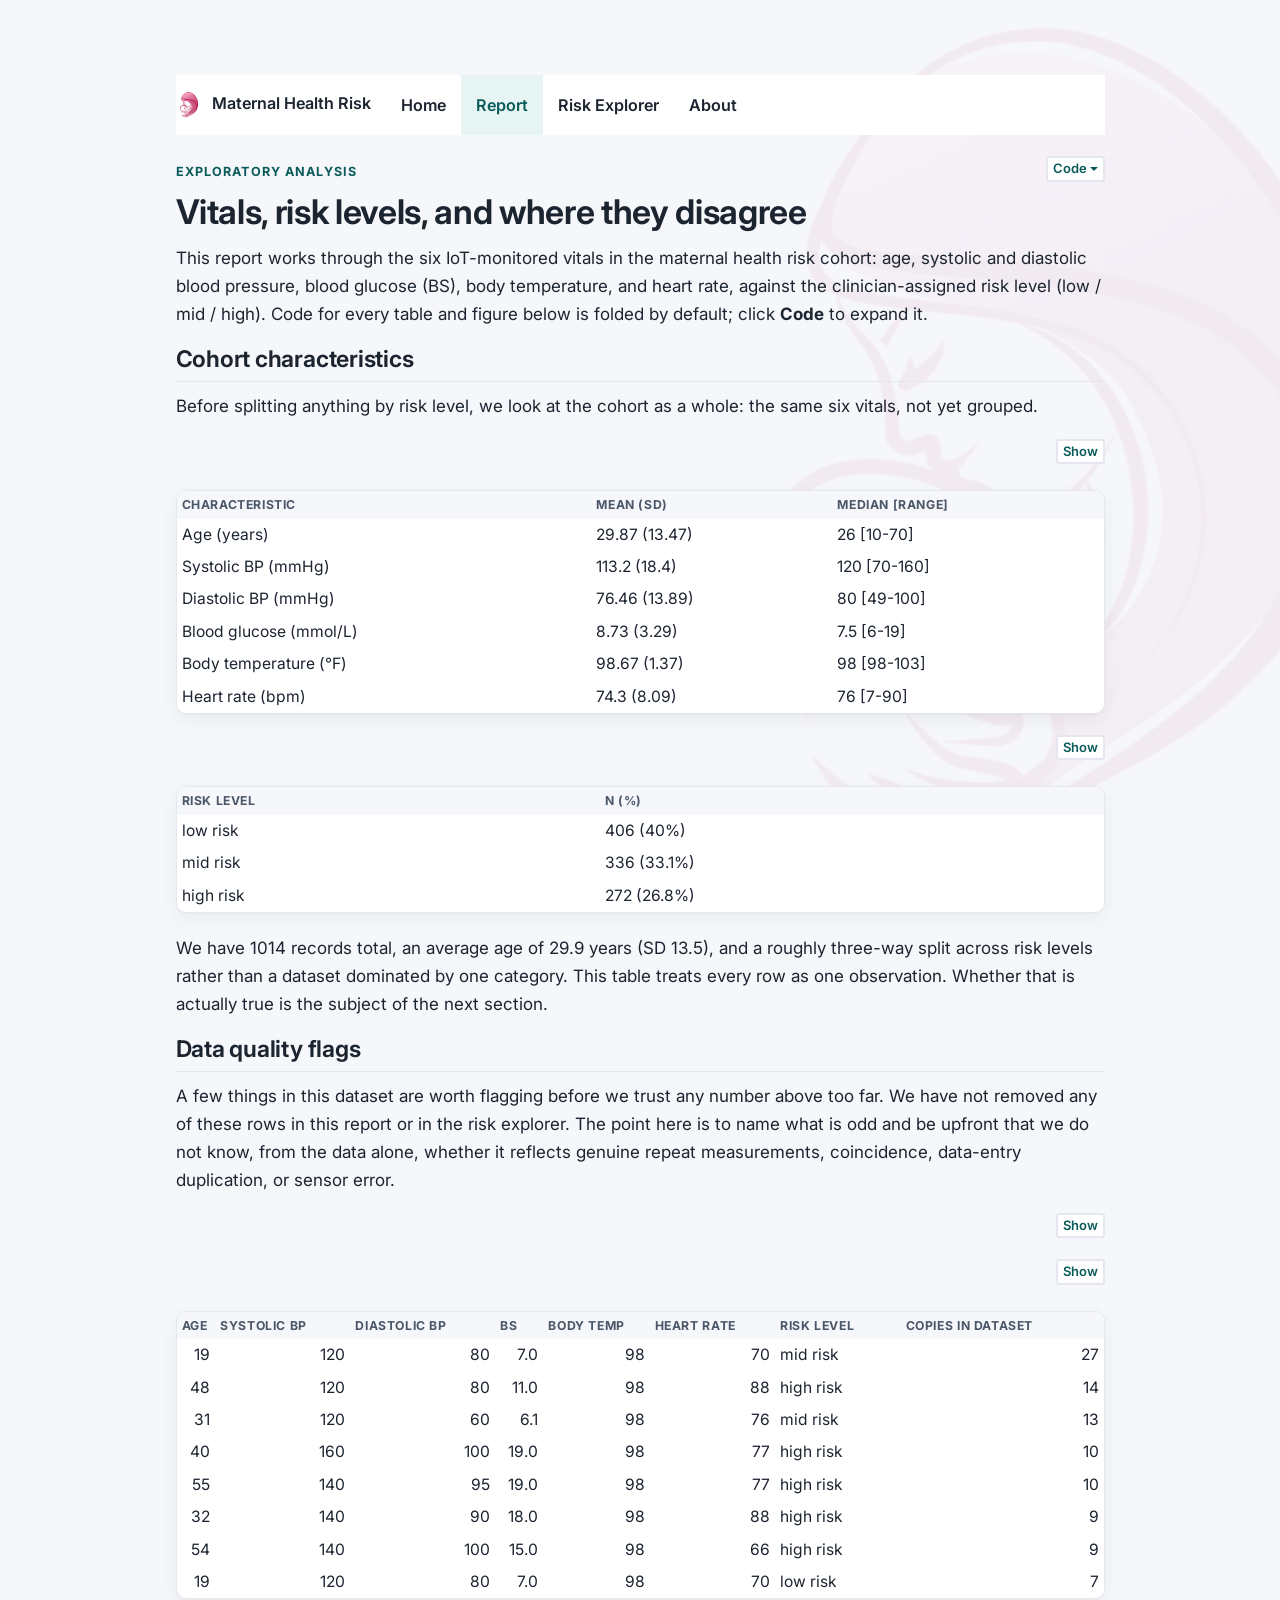
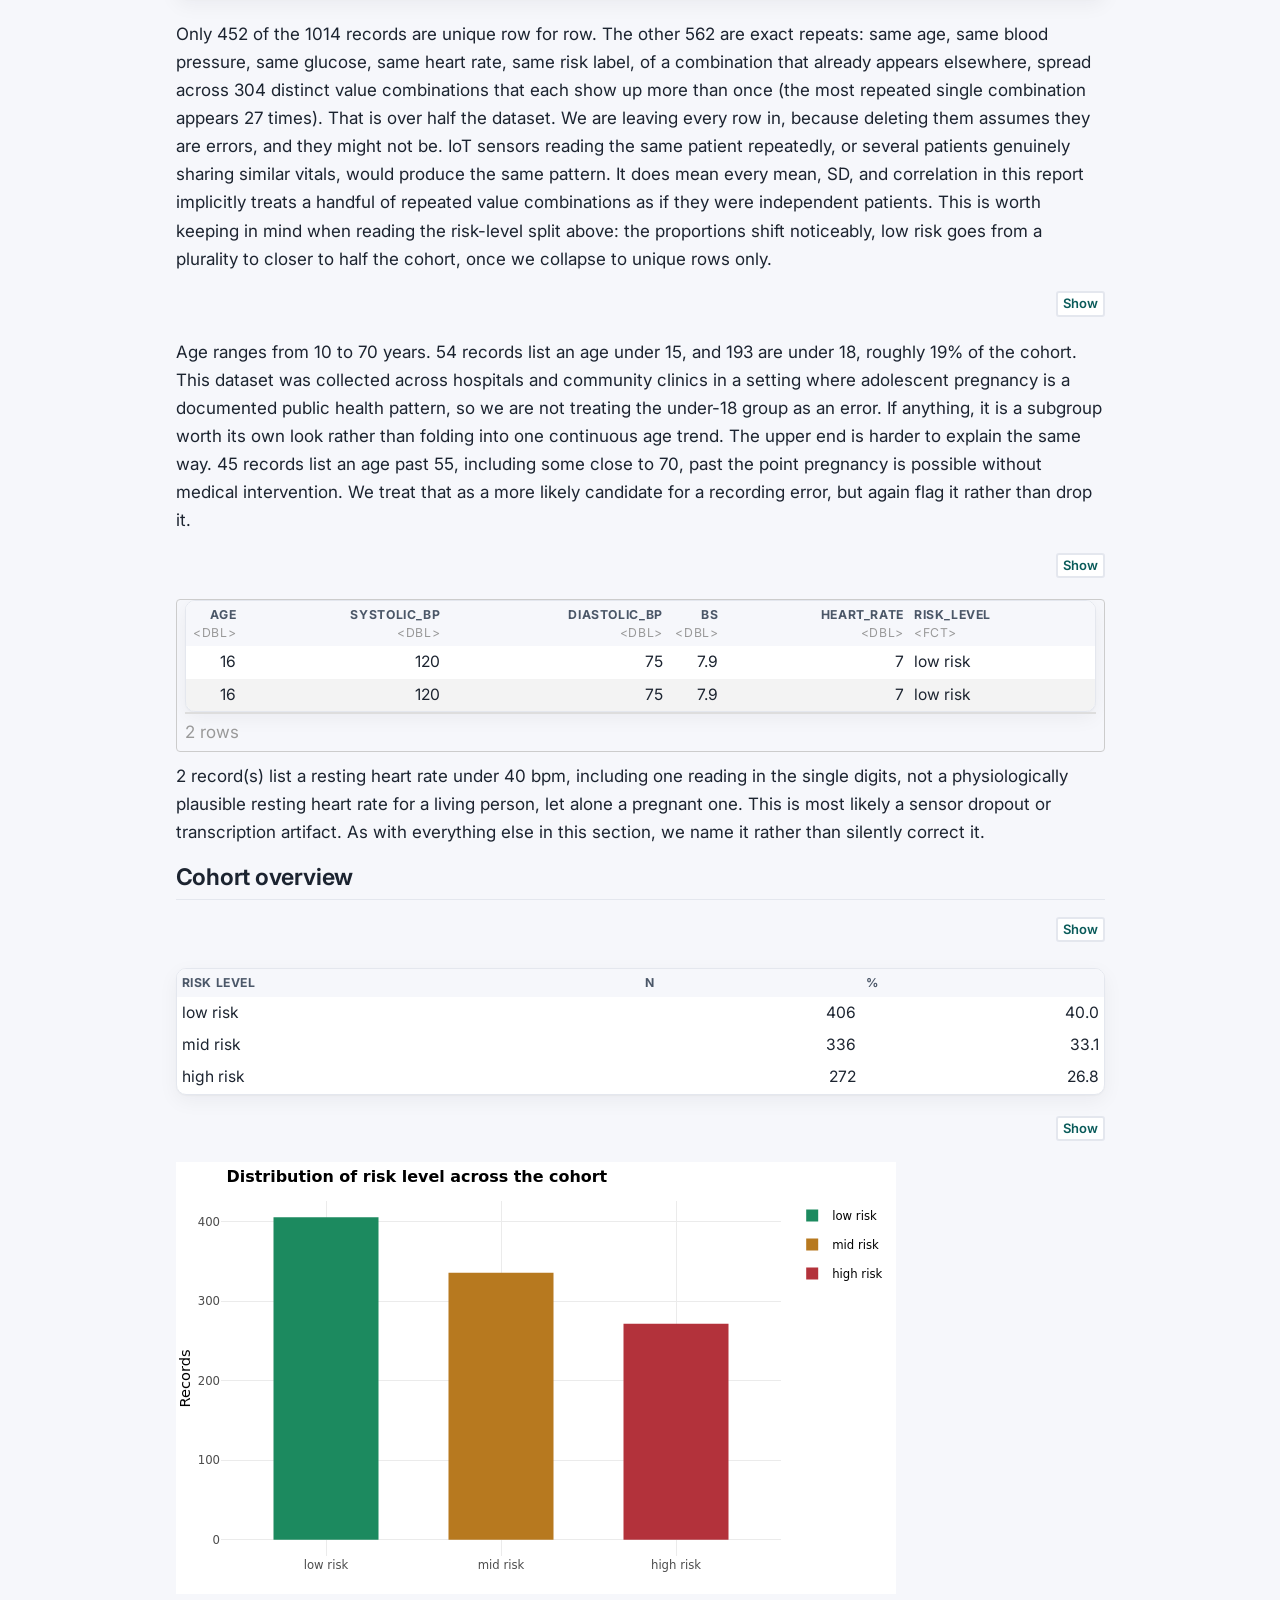
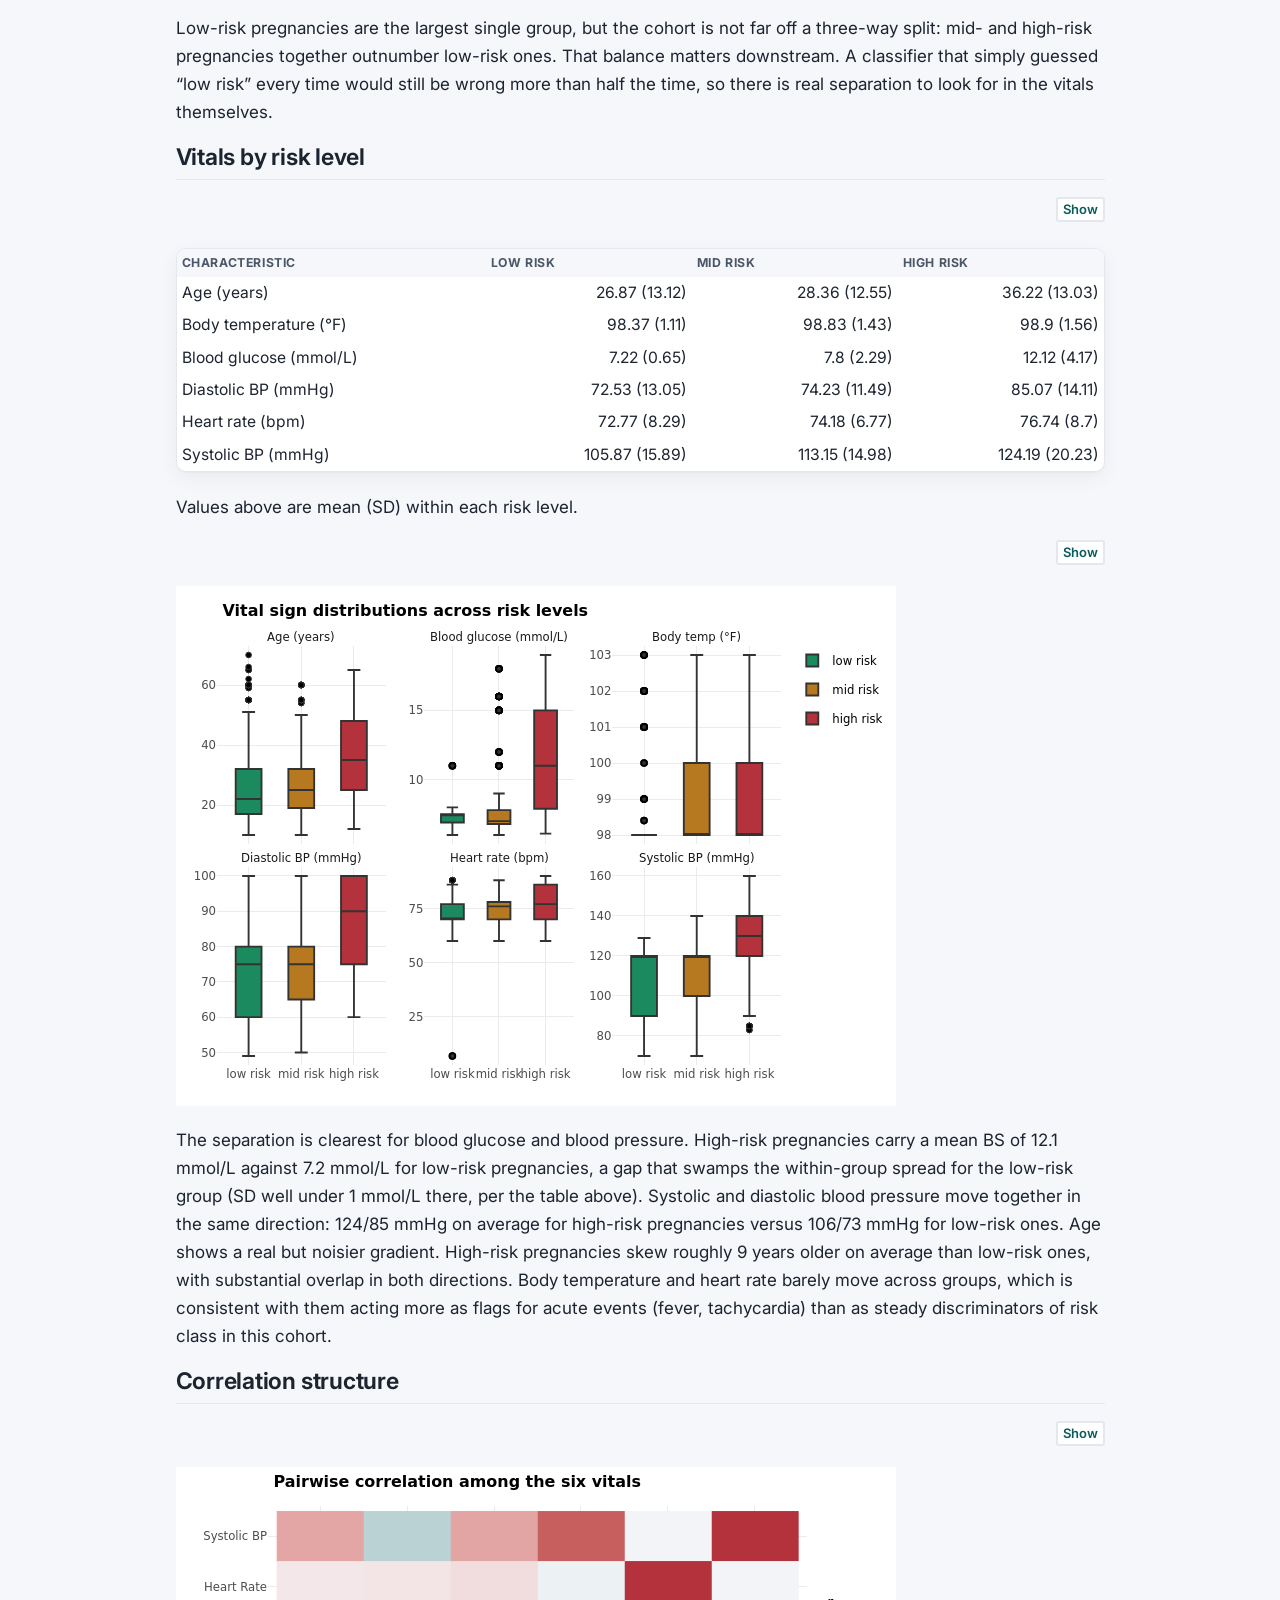
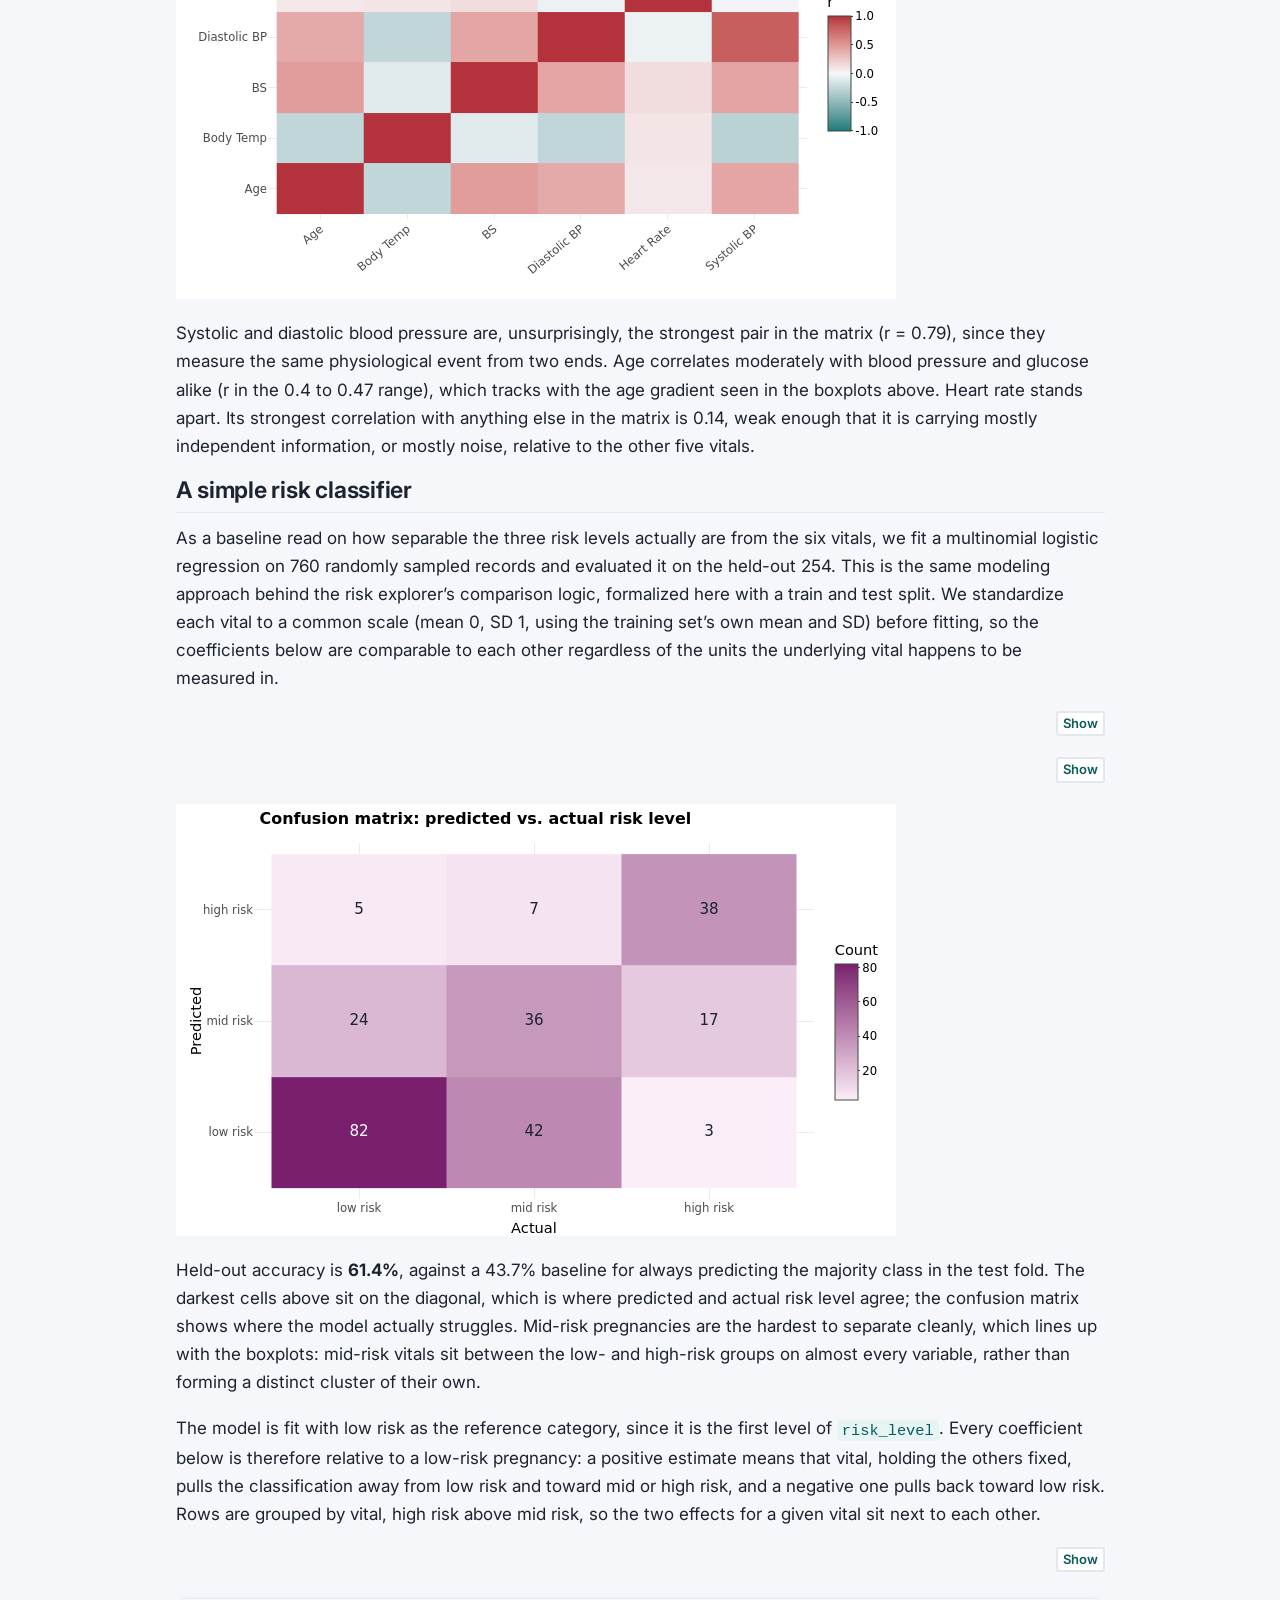
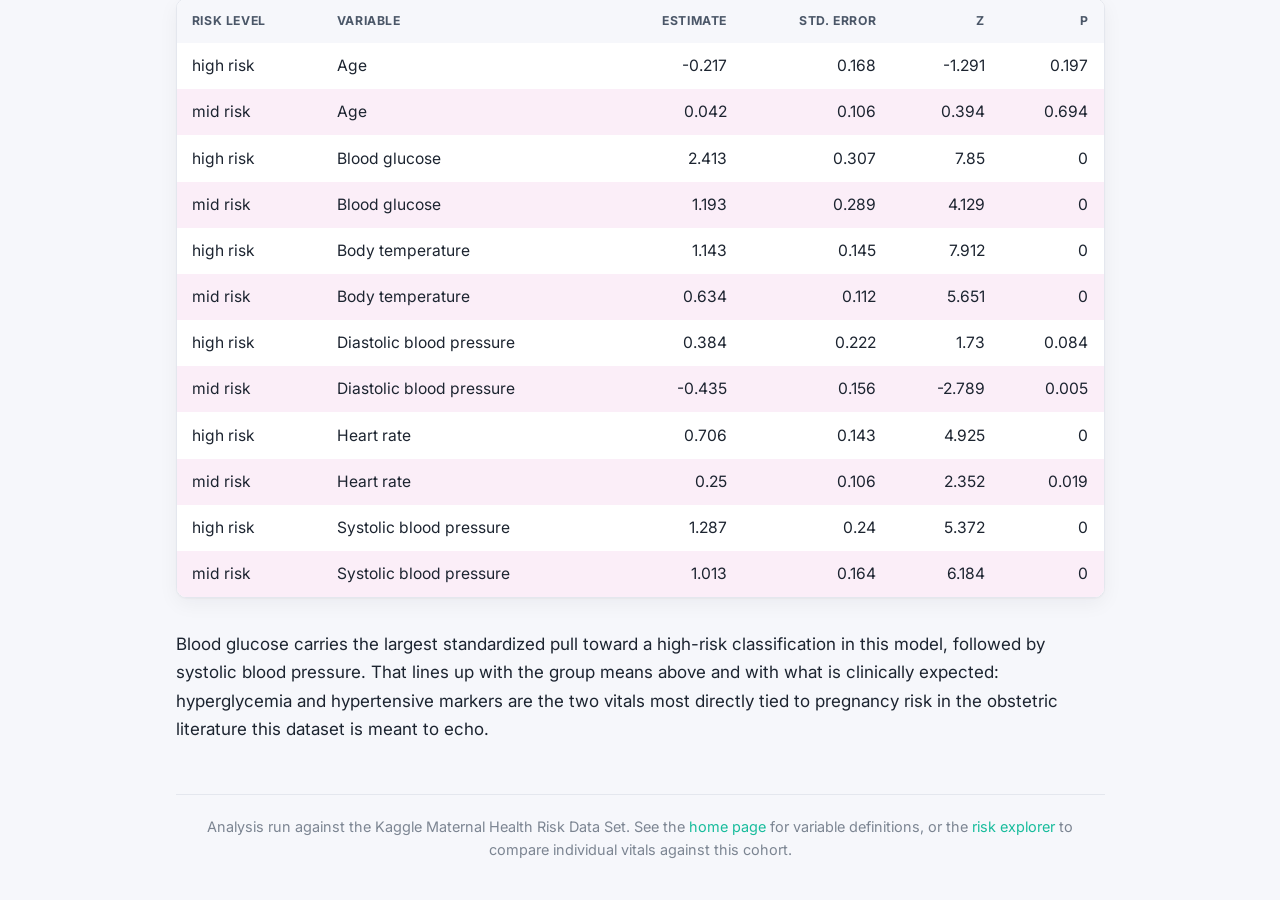
<file: report.html>
<!DOCTYPE html>

<html>

<head>

<meta charset="utf-8" />
<meta name="generator" content="pandoc" />
<meta http-equiv="X-UA-Compatible" content="IE=EDGE" />




<title>Report | Maternal Health Risk</title>

<script src="site_libs/header-attrs-2.30/header-attrs.js"></script>
<script src="site_libs/jquery-3.6.0/jquery-3.6.0.min.js"></script>
<meta name="viewport" content="width=device-width, initial-scale=1" />
<link href="site_libs/bootstrap-3.3.5/css/flatly.min.css" rel="stylesheet" />
<script src="site_libs/bootstrap-3.3.5/js/bootstrap.min.js"></script>
<script src="site_libs/bootstrap-3.3.5/shim/html5shiv.min.js"></script>
<script src="site_libs/bootstrap-3.3.5/shim/respond.min.js"></script>
<style>h1 {font-size: 34px;}
       h1.title {font-size: 38px;}
       h2 {font-size: 30px;}
       h3 {font-size: 24px;}
       h4 {font-size: 18px;}
       h5 {font-size: 16px;}
       h6 {font-size: 12px;}
       code {color: inherit; background-color: rgba(0, 0, 0, 0.04);}
       pre:not([class]) { background-color: white }</style>
<script src="site_libs/navigation-1.1/tabsets.js"></script>
<script src="site_libs/navigation-1.1/codefolding.js"></script>
<link href="site_libs/pagedtable-1.1/css/pagedtable.css" rel="stylesheet" />
<script src="site_libs/pagedtable-1.1/js/pagedtable.js"></script>
<link href="site_libs/htmltools-fill-0.5.9/fill.css" rel="stylesheet" />
<script src="site_libs/htmlwidgets-1.6.4/htmlwidgets.js"></script>
<script src="site_libs/plotly-binding-4.11.0/plotly.js"></script>
<script src="site_libs/typedarray-0.1/typedarray.min.js"></script>
<link href="site_libs/crosstalk-1.2.2/css/crosstalk.min.css" rel="stylesheet" />
<script src="site_libs/crosstalk-1.2.2/js/crosstalk.min.js"></script>
<link href="site_libs/plotly-htmlwidgets-css-2.11.1/plotly-htmlwidgets.css" rel="stylesheet" />
<script src="site_libs/plotly-main-2.11.1/plotly-latest.min.js"></script>
<link href="site_libs/font-awesome-6.5.2/css/all.min.css" rel="stylesheet" />
<link href="site_libs/font-awesome-6.5.2/css/v4-shims.min.css" rel="stylesheet" />
<link rel="preconnect" href="https://fonts.googleapis.com">
<link href="https://fonts.googleapis.com/css2?family=Inter:wght@400;500;600;700&display=swap" rel="stylesheet">
<link rel="icon" type="image/png" href="assets/img/favicon.png">
<link rel="apple-touch-icon" href="assets/img/logo-180.png">

<meta name="description" content="An exploratory dashboard on maternal health risk, built in R Markdown from the Kaggle Maternal Health Risk Data Set — cohort analysis, data quality checks, a baseline classifier, and an interactive risk explorer.">
<meta property="og:type" content="website">
<meta property="og:title" content="Maternal Health Risk">
<meta property="og:description" content="An exploratory dashboard on maternal health risk, built in R Markdown from the Kaggle Maternal Health Risk Data Set — cohort analysis, data quality checks, a baseline classifier, and an interactive risk explorer.">
<meta property="og:image" content="https://vidit-demog.github.io/MaternalHealthRisk.github.io/assets/img/logo-180.png">
<meta property="og:url" content="https://vidit-demog.github.io/MaternalHealthRisk.github.io/index.html">
<meta name="twitter:card" content="summary">
<meta name="twitter:title" content="Maternal Health Risk">
<meta name="twitter:description" content="An exploratory dashboard on maternal health risk, built in R Markdown from the Kaggle Maternal Health Risk Data Set.">
<meta name="twitter:image" content="https://vidit-demog.github.io/MaternalHealthRisk.github.io/assets/img/logo-180.png">

<style type="text/css">
  code{white-space: pre-wrap;}
  span.smallcaps{font-variant: small-caps;}
  span.underline{text-decoration: underline;}
  div.column{display: inline-block; vertical-align: top; width: 50%;}
  div.hanging-indent{margin-left: 1.5em; text-indent: -1.5em;}
  ul.task-list{list-style: none;}
    </style>



<style type="text/css">
  code {
    white-space: pre;
  }
  .sourceCode {
    overflow: visible;
  }
</style>
<style type="text/css" data-origin="pandoc">
html { -webkit-text-size-adjust: 100%; }
pre > code.sourceCode { white-space: pre; position: relative; }
pre > code.sourceCode > span { display: inline-block; line-height: 1.25; }
pre > code.sourceCode > span:empty { height: 1.2em; }
.sourceCode { overflow: visible; }
code.sourceCode > span { color: inherit; text-decoration: inherit; }
div.sourceCode { margin: 1em 0; }
pre.sourceCode { margin: 0; }
@media screen {
div.sourceCode { overflow: auto; }
}
@media print {
pre > code.sourceCode { white-space: pre-wrap; }
pre > code.sourceCode > span { text-indent: -5em; padding-left: 5em; }
}
pre.numberSource code
  { counter-reset: source-line 0; }
pre.numberSource code > span
  { position: relative; left: -4em; counter-increment: source-line; }
pre.numberSource code > span > a:first-child::before
  { content: counter(source-line);
    position: relative; left: -1em; text-align: right; vertical-align: baseline;
    border: none; display: inline-block;
    -webkit-touch-callout: none; -webkit-user-select: none;
    -khtml-user-select: none; -moz-user-select: none;
    -ms-user-select: none; user-select: none;
    padding: 0 4px; width: 4em;
    color: #aaaaaa;
  }
pre.numberSource { margin-left: 3em; border-left: 1px solid #aaaaaa;  padding-left: 4px; }
div.sourceCode
  {  background-color: #f8f8f8; }
@media screen {
pre > code.sourceCode > span > a:first-child::before { text-decoration: underline; }
}
code span.al { color: #ef2929; } /* Alert */
code span.an { color: #8f5902; font-weight: bold; font-style: italic; } /* Annotation */
code span.at { color: #204a87; } /* Attribute */
code span.bn { color: #0000cf; } /* BaseN */
code span.cf { color: #204a87; font-weight: bold; } /* ControlFlow */
code span.ch { color: #4e9a06; } /* Char */
code span.cn { color: #8f5902; } /* Constant */
code span.co { color: #8f5902; font-style: italic; } /* Comment */
code span.cv { color: #8f5902; font-weight: bold; font-style: italic; } /* CommentVar */
code span.do { color: #8f5902; font-weight: bold; font-style: italic; } /* Documentation */
code span.dt { color: #204a87; } /* DataType */
code span.dv { color: #0000cf; } /* DecVal */
code span.er { color: #a40000; font-weight: bold; } /* Error */
code span.ex { } /* Extension */
code span.fl { color: #0000cf; } /* Float */
code span.fu { color: #204a87; font-weight: bold; } /* Function */
code span.im { } /* Import */
code span.in { color: #8f5902; font-weight: bold; font-style: italic; } /* Information */
code span.kw { color: #204a87; font-weight: bold; } /* Keyword */
code span.op { color: #ce5c00; font-weight: bold; } /* Operator */
code span.ot { color: #8f5902; } /* Other */
code span.pp { color: #8f5902; font-style: italic; } /* Preprocessor */
code span.sc { color: #ce5c00; font-weight: bold; } /* SpecialChar */
code span.ss { color: #4e9a06; } /* SpecialString */
code span.st { color: #4e9a06; } /* String */
code span.va { color: #000000; } /* Variable */
code span.vs { color: #4e9a06; } /* VerbatimString */
code span.wa { color: #8f5902; font-weight: bold; font-style: italic; } /* Warning */

.sourceCode .row {
  width: 100%;
}
.sourceCode {
  overflow-x: auto;
}
.code-folding-btn {
  margin-right: -30px;
}
</style>
<script>
// apply pandoc div.sourceCode style to pre.sourceCode instead
(function() {
  var sheets = document.styleSheets;
  for (var i = 0; i < sheets.length; i++) {
    if (sheets[i].ownerNode.dataset["origin"] !== "pandoc") continue;
    try { var rules = sheets[i].cssRules; } catch (e) { continue; }
    var j = 0;
    while (j < rules.length) {
      var rule = rules[j];
      // check if there is a div.sourceCode rule
      if (rule.type !== rule.STYLE_RULE || rule.selectorText !== "div.sourceCode") {
        j++;
        continue;
      }
      var style = rule.style.cssText;
      // check if color or background-color is set
      if (rule.style.color === '' && rule.style.backgroundColor === '') {
        j++;
        continue;
      }
      // replace div.sourceCode by a pre.sourceCode rule
      sheets[i].deleteRule(j);
      sheets[i].insertRule('pre.sourceCode{' + style + '}', j);
    }
  }
})();
</script>




<link rel="stylesheet" href="assets/custom.css" type="text/css" />



<style type = "text/css">
.main-container {
  max-width: 940px;
  margin-left: auto;
  margin-right: auto;
}
img {
  max-width:100%;
}
.tabbed-pane {
  padding-top: 12px;
}
.html-widget {
  margin-bottom: 20px;
}
button.code-folding-btn:focus {
  outline: none;
}
summary {
  display: list-item;
}
details > summary > p:only-child {
  display: inline;
}
pre code {
  padding: 0;
}
</style>


<style type="text/css">
.dropdown-submenu {
  position: relative;
}
.dropdown-submenu>.dropdown-menu {
  top: 0;
  left: 100%;
  margin-top: -6px;
  margin-left: -1px;
  border-radius: 0 6px 6px 6px;
}
.dropdown-submenu:hover>.dropdown-menu {
  display: block;
}
.dropdown-submenu>a:after {
  display: block;
  content: " ";
  float: right;
  width: 0;
  height: 0;
  border-color: transparent;
  border-style: solid;
  border-width: 5px 0 5px 5px;
  border-left-color: #cccccc;
  margin-top: 5px;
  margin-right: -10px;
}
.dropdown-submenu:hover>a:after {
  border-left-color: #adb5bd;
}
.dropdown-submenu.pull-left {
  float: none;
}
.dropdown-submenu.pull-left>.dropdown-menu {
  left: -100%;
  margin-left: 10px;
  border-radius: 6px 0 6px 6px;
}
</style>

<script type="text/javascript">
// manage active state of menu based on current page
$(document).ready(function () {
  // active menu anchor
  href = window.location.pathname
  href = href.substr(href.lastIndexOf('/') + 1)
  if (href === "")
    href = "index.html";
  var menuAnchor = $('a[href="' + href + '"]');

  // mark the anchor link active (and if it's in a dropdown, also mark that active)
  var dropdown = menuAnchor.closest('li.dropdown');
  if (window.bootstrap) { // Bootstrap 4+
    menuAnchor.addClass('active');
    dropdown.find('> .dropdown-toggle').addClass('active');
  } else { // Bootstrap 3
    menuAnchor.parent().addClass('active');
    dropdown.addClass('active');
  }

  // Navbar adjustments
  var navHeight = $(".navbar").first().height() + 15;
  var style = document.createElement('style');
  var pt = "padding-top: " + navHeight + "px; ";
  var mt = "margin-top: -" + navHeight + "px; ";
  var css = "";
  // offset scroll position for anchor links (for fixed navbar)
  for (var i = 1; i <= 6; i++) {
    css += ".section h" + i + "{ " + pt + mt + "}\n";
  }
  style.innerHTML = "body {" + pt + "padding-bottom: 40px; }\n" + css;
  document.head.appendChild(style);
});
</script>

<!-- tabsets -->

<style type="text/css">
.tabset-dropdown > .nav-tabs {
  display: inline-table;
  max-height: 500px;
  min-height: 44px;
  overflow-y: auto;
  border: 1px solid #ddd;
  border-radius: 4px;
}

.tabset-dropdown > .nav-tabs > li.active:before, .tabset-dropdown > .nav-tabs.nav-tabs-open:before {
  content: "\e259";
  font-family: 'Glyphicons Halflings';
  display: inline-block;
  padding: 10px;
  border-right: 1px solid #ddd;
}

.tabset-dropdown > .nav-tabs.nav-tabs-open > li.active:before {
  content: "\e258";
  font-family: 'Glyphicons Halflings';
  border: none;
}

.tabset-dropdown > .nav-tabs > li.active {
  display: block;
}

.tabset-dropdown > .nav-tabs > li > a,
.tabset-dropdown > .nav-tabs > li > a:focus,
.tabset-dropdown > .nav-tabs > li > a:hover {
  border: none;
  display: inline-block;
  border-radius: 4px;
  background-color: transparent;
}

.tabset-dropdown > .nav-tabs.nav-tabs-open > li {
  display: block;
  float: none;
}

.tabset-dropdown > .nav-tabs > li {
  display: none;
}
</style>

<!-- code folding -->
<style type="text/css">
.code-folding-btn { margin-bottom: 4px; }
</style>




</head>

<body>


<div class="container-fluid main-container">




<div class="navbar navbar-default  navbar-fixed-top" role="navigation">
  <div class="container">
    <div class="navbar-header">
      <button type="button" class="navbar-toggle collapsed" data-toggle="collapse" data-bs-toggle="collapse" data-target="#navbar" data-bs-target="#navbar">
        <span class="icon-bar"></span>
        <span class="icon-bar"></span>
        <span class="icon-bar"></span>
      </button>
      <a class="navbar-brand" href="index.html">Maternal Health Risk</a>
    </div>
    <div id="navbar" class="navbar-collapse collapse">
      <ul class="nav navbar-nav">
        <li>
  <a href="index.html">Home</a>
</li>
<li>
  <a href="report.html">Report</a>
</li>
<li>
  <a href="explore.html">Risk Explorer</a>
</li>
<li>
  <a href="about.html">About</a>
</li>
      </ul>
      <ul class="nav navbar-nav navbar-right">
        <li>
  <a href="https://github.com/vidit-demog/MaternalHealthRisk.github.io">
    <span class="fa fa-github fa-lg"></span>
     
  </a>
</li>
      </ul>
    </div><!--/.nav-collapse -->
  </div><!--/.container -->
</div><!--/.navbar -->

<div id="header">

<div class="btn-group pull-right float-right">
<button type="button" class="btn btn-default btn-xs btn-secondary btn-sm dropdown-toggle" data-toggle="dropdown" data-bs-toggle="dropdown" aria-haspopup="true" aria-expanded="false"><span>Code</span> <span class="caret"></span></button>
<ul class="dropdown-menu dropdown-menu-right" style="min-width: 50px;">
<li><a id="rmd-show-all-code" href="#">Show All Code</a></li>
<li><a id="rmd-hide-all-code" href="#">Hide All Code</a></li>
</ul>
</div>




</div>


<div class="eyebrow">
Exploratory Analysis
</div>
<div id="vitals-risk-levels-and-where-they-disagree"
class="section level1">
<h1>Vitals, risk levels, and where they disagree</h1>
<p>This report works through the six IoT-monitored vitals in the
maternal health risk cohort: age, systolic and diastolic blood pressure,
blood glucose (BS), body temperature, and heart rate, against the
clinician-assigned risk level (low / mid / high). Code for every table
and figure below is folded by default; click <strong>Code</strong> to
expand it.</p>
<div id="cohort-characteristics" class="section level2">
<h2>Cohort characteristics</h2>
<p>Before splitting anything by risk level, we look at the cohort as a
whole: the same six vitals, not yet grouped.</p>
<div class="sourceCode" id="cb1"><pre class="sourceCode r"><code class="sourceCode r"><span id="cb1-1"><a href="#cb1-1" tabindex="-1"></a>cont_vars <span class="ot">=</span> <span class="fu">c</span>(<span class="st">&quot;age&quot;</span>, <span class="st">&quot;systolic_bp&quot;</span>, <span class="st">&quot;diastolic_bp&quot;</span>, <span class="st">&quot;bs&quot;</span>, <span class="st">&quot;body_temp&quot;</span>, <span class="st">&quot;heart_rate&quot;</span>)</span>
<span id="cb1-2"><a href="#cb1-2" tabindex="-1"></a>cont_labels <span class="ot">=</span> <span class="fu">c</span>(</span>
<span id="cb1-3"><a href="#cb1-3" tabindex="-1"></a>  <span class="at">age =</span> <span class="st">&quot;Age (years)&quot;</span>,</span>
<span id="cb1-4"><a href="#cb1-4" tabindex="-1"></a>  <span class="at">systolic_bp =</span> <span class="st">&quot;Systolic BP (mmHg)&quot;</span>,</span>
<span id="cb1-5"><a href="#cb1-5" tabindex="-1"></a>  <span class="at">diastolic_bp =</span> <span class="st">&quot;Diastolic BP (mmHg)&quot;</span>,</span>
<span id="cb1-6"><a href="#cb1-6" tabindex="-1"></a>  <span class="at">bs =</span> <span class="st">&quot;Blood glucose (mmol/L)&quot;</span>,</span>
<span id="cb1-7"><a href="#cb1-7" tabindex="-1"></a>  <span class="at">body_temp =</span> <span class="st">&quot;Body temperature (°F)&quot;</span>,</span>
<span id="cb1-8"><a href="#cb1-8" tabindex="-1"></a>  <span class="at">heart_rate =</span> <span class="st">&quot;Heart rate (bpm)&quot;</span></span>
<span id="cb1-9"><a href="#cb1-9" tabindex="-1"></a>)</span>
<span id="cb1-10"><a href="#cb1-10" tabindex="-1"></a></span>
<span id="cb1-11"><a href="#cb1-11" tabindex="-1"></a>purrr<span class="sc">::</span><span class="fu">map_dfr</span>(cont_vars, <span class="cf">function</span>(v) {</span>
<span id="cb1-12"><a href="#cb1-12" tabindex="-1"></a>  x <span class="ot">=</span> maternal_df[[v]]</span>
<span id="cb1-13"><a href="#cb1-13" tabindex="-1"></a>  tibble<span class="sc">::</span><span class="fu">tibble</span>(</span>
<span id="cb1-14"><a href="#cb1-14" tabindex="-1"></a>    <span class="at">Characteristic =</span> cont_labels[[v]],</span>
<span id="cb1-15"><a href="#cb1-15" tabindex="-1"></a>    <span class="st">`</span><span class="at">Mean (SD)</span><span class="st">`</span> <span class="ot">=</span> <span class="fu">paste0</span>(<span class="fu">round</span>(<span class="fu">mean</span>(x), <span class="dv">2</span>), <span class="st">&quot; (&quot;</span>, <span class="fu">round</span>(<span class="fu">sd</span>(x), <span class="dv">2</span>), <span class="st">&quot;)&quot;</span>),</span>
<span id="cb1-16"><a href="#cb1-16" tabindex="-1"></a>    <span class="st">`</span><span class="at">Median [range]</span><span class="st">`</span> <span class="ot">=</span> <span class="fu">paste0</span>(<span class="fu">round</span>(<span class="fu">median</span>(x), <span class="dv">2</span>), <span class="st">&quot; [&quot;</span>, <span class="fu">min</span>(x), <span class="st">&quot;-&quot;</span>, <span class="fu">max</span>(x), <span class="st">&quot;]&quot;</span>)</span>
<span id="cb1-17"><a href="#cb1-17" tabindex="-1"></a>  )</span>
<span id="cb1-18"><a href="#cb1-18" tabindex="-1"></a>}) <span class="sc">|&gt;</span></span>
<span id="cb1-19"><a href="#cb1-19" tabindex="-1"></a>  knitr<span class="sc">::</span><span class="fu">kable</span>()</span></code></pre></div>
<table>
<thead>
<tr class="header">
<th align="left">Characteristic</th>
<th align="left">Mean (SD)</th>
<th align="left">Median [range]</th>
</tr>
</thead>
<tbody>
<tr class="odd">
<td align="left">Age (years)</td>
<td align="left">29.87 (13.47)</td>
<td align="left">26 [10-70]</td>
</tr>
<tr class="even">
<td align="left">Systolic BP (mmHg)</td>
<td align="left">113.2 (18.4)</td>
<td align="left">120 [70-160]</td>
</tr>
<tr class="odd">
<td align="left">Diastolic BP (mmHg)</td>
<td align="left">76.46 (13.89)</td>
<td align="left">80 [49-100]</td>
</tr>
<tr class="even">
<td align="left">Blood glucose (mmol/L)</td>
<td align="left">8.73 (3.29)</td>
<td align="left">7.5 [6-19]</td>
</tr>
<tr class="odd">
<td align="left">Body temperature (°F)</td>
<td align="left">98.67 (1.37)</td>
<td align="left">98 [98-103]</td>
</tr>
<tr class="even">
<td align="left">Heart rate (bpm)</td>
<td align="left">74.3 (8.09)</td>
<td align="left">76 [7-90]</td>
</tr>
</tbody>
</table>
<div class="sourceCode" id="cb2"><pre class="sourceCode r"><code class="sourceCode r"><span id="cb2-1"><a href="#cb2-1" tabindex="-1"></a>maternal_df <span class="sc">|&gt;</span></span>
<span id="cb2-2"><a href="#cb2-2" tabindex="-1"></a>  <span class="fu">count</span>(risk_level) <span class="sc">|&gt;</span></span>
<span id="cb2-3"><a href="#cb2-3" tabindex="-1"></a>  <span class="fu">mutate</span>(<span class="at">pct =</span> <span class="fu">round</span>(<span class="dv">100</span> <span class="sc">*</span> n <span class="sc">/</span> <span class="fu">sum</span>(n), <span class="dv">1</span>)) <span class="sc">|&gt;</span></span>
<span id="cb2-4"><a href="#cb2-4" tabindex="-1"></a>  <span class="fu">transmute</span>(<span class="st">`</span><span class="at">Risk level</span><span class="st">`</span> <span class="ot">=</span> risk_level, <span class="st">`</span><span class="at">n (%)</span><span class="st">`</span> <span class="ot">=</span> <span class="fu">paste0</span>(n, <span class="st">&quot; (&quot;</span>, pct, <span class="st">&quot;%)&quot;</span>)) <span class="sc">|&gt;</span></span>
<span id="cb2-5"><a href="#cb2-5" tabindex="-1"></a>  knitr<span class="sc">::</span><span class="fu">kable</span>()</span></code></pre></div>
<table>
<thead>
<tr class="header">
<th align="left">Risk level</th>
<th align="left">n (%)</th>
</tr>
</thead>
<tbody>
<tr class="odd">
<td align="left">low risk</td>
<td align="left">406 (40%)</td>
</tr>
<tr class="even">
<td align="left">mid risk</td>
<td align="left">336 (33.1%)</td>
</tr>
<tr class="odd">
<td align="left">high risk</td>
<td align="left">272 (26.8%)</td>
</tr>
</tbody>
</table>
<p>We have 1014 records total, an average age of 29.9 years (SD 13.5),
and a roughly three-way split across risk levels rather than a dataset
dominated by one category. This table treats every row as one
observation. Whether that is actually true is the subject of the next
section.</p>
</div>
<div id="data-quality-flags" class="section level2">
<h2>Data quality flags</h2>
<p>A few things in this dataset are worth flagging before we trust any
number above too far. We have not removed any of these rows in this
report or in the risk explorer. The point here is to name what is odd
and be upfront that we do not know, from the data alone, whether it
reflects genuine repeat measurements, coincidence, data-entry
duplication, or sensor error.</p>
<div class="sourceCode" id="cb3"><pre class="sourceCode r"><code class="sourceCode r"><span id="cb3-1"><a href="#cb3-1" tabindex="-1"></a>dup_groups <span class="ot">=</span> maternal_df <span class="sc">|&gt;</span></span>
<span id="cb3-2"><a href="#cb3-2" tabindex="-1"></a>  <span class="fu">count</span>(age, systolic_bp, diastolic_bp, bs, body_temp, heart_rate, risk_level, <span class="at">name =</span> <span class="st">&quot;n_copies&quot;</span>) <span class="sc">|&gt;</span></span>
<span id="cb3-3"><a href="#cb3-3" tabindex="-1"></a>  <span class="fu">filter</span>(n_copies <span class="sc">&gt;</span> <span class="dv">1</span>) <span class="sc">|&gt;</span></span>
<span id="cb3-4"><a href="#cb3-4" tabindex="-1"></a>  <span class="fu">arrange</span>(<span class="fu">desc</span>(n_copies))</span>
<span id="cb3-5"><a href="#cb3-5" tabindex="-1"></a></span>
<span id="cb3-6"><a href="#cb3-6" tabindex="-1"></a>n_unique       <span class="ot">=</span> <span class="fu">nrow</span>(<span class="fu">distinct</span>(maternal_df))</span>
<span id="cb3-7"><a href="#cb3-7" tabindex="-1"></a>n_total        <span class="ot">=</span> <span class="fu">nrow</span>(maternal_df)</span>
<span id="cb3-8"><a href="#cb3-8" tabindex="-1"></a>n_dup_groups   <span class="ot">=</span> <span class="fu">nrow</span>(dup_groups)</span>
<span id="cb3-9"><a href="#cb3-9" tabindex="-1"></a>n_extra_copies <span class="ot">=</span> <span class="fu">sum</span>(dup_groups<span class="sc">$</span>n_copies <span class="sc">-</span> <span class="dv">1</span>)</span></code></pre></div>
<div class="sourceCode" id="cb4"><pre class="sourceCode r"><code class="sourceCode r"><span id="cb4-1"><a href="#cb4-1" tabindex="-1"></a>dup_groups <span class="sc">|&gt;</span></span>
<span id="cb4-2"><a href="#cb4-2" tabindex="-1"></a>  <span class="fu">slice_head</span>(<span class="at">n =</span> <span class="dv">8</span>) <span class="sc">|&gt;</span></span>
<span id="cb4-3"><a href="#cb4-3" tabindex="-1"></a>  knitr<span class="sc">::</span><span class="fu">kable</span>(<span class="at">col.names =</span> <span class="fu">c</span>(<span class="st">&quot;Age&quot;</span>, <span class="st">&quot;Systolic BP&quot;</span>, <span class="st">&quot;Diastolic BP&quot;</span>, <span class="st">&quot;BS&quot;</span>, <span class="st">&quot;Body Temp&quot;</span>, <span class="st">&quot;Heart Rate&quot;</span>, <span class="st">&quot;Risk Level&quot;</span>, <span class="st">&quot;Copies in dataset&quot;</span>))</span></code></pre></div>
<table>
<colgroup>
<col width="4%" />
<col width="14%" />
<col width="15%" />
<col width="5%" />
<col width="11%" />
<col width="13%" />
<col width="13%" />
<col width="21%" />
</colgroup>
<thead>
<tr class="header">
<th align="right">Age</th>
<th align="right">Systolic BP</th>
<th align="right">Diastolic BP</th>
<th align="right">BS</th>
<th align="right">Body Temp</th>
<th align="right">Heart Rate</th>
<th align="left">Risk Level</th>
<th align="right">Copies in dataset</th>
</tr>
</thead>
<tbody>
<tr class="odd">
<td align="right">19</td>
<td align="right">120</td>
<td align="right">80</td>
<td align="right">7.0</td>
<td align="right">98</td>
<td align="right">70</td>
<td align="left">mid risk</td>
<td align="right">27</td>
</tr>
<tr class="even">
<td align="right">48</td>
<td align="right">120</td>
<td align="right">80</td>
<td align="right">11.0</td>
<td align="right">98</td>
<td align="right">88</td>
<td align="left">high risk</td>
<td align="right">14</td>
</tr>
<tr class="odd">
<td align="right">31</td>
<td align="right">120</td>
<td align="right">60</td>
<td align="right">6.1</td>
<td align="right">98</td>
<td align="right">76</td>
<td align="left">mid risk</td>
<td align="right">13</td>
</tr>
<tr class="even">
<td align="right">40</td>
<td align="right">160</td>
<td align="right">100</td>
<td align="right">19.0</td>
<td align="right">98</td>
<td align="right">77</td>
<td align="left">high risk</td>
<td align="right">10</td>
</tr>
<tr class="odd">
<td align="right">55</td>
<td align="right">140</td>
<td align="right">95</td>
<td align="right">19.0</td>
<td align="right">98</td>
<td align="right">77</td>
<td align="left">high risk</td>
<td align="right">10</td>
</tr>
<tr class="even">
<td align="right">32</td>
<td align="right">140</td>
<td align="right">90</td>
<td align="right">18.0</td>
<td align="right">98</td>
<td align="right">88</td>
<td align="left">high risk</td>
<td align="right">9</td>
</tr>
<tr class="odd">
<td align="right">54</td>
<td align="right">140</td>
<td align="right">100</td>
<td align="right">15.0</td>
<td align="right">98</td>
<td align="right">66</td>
<td align="left">high risk</td>
<td align="right">9</td>
</tr>
<tr class="even">
<td align="right">19</td>
<td align="right">120</td>
<td align="right">80</td>
<td align="right">7.0</td>
<td align="right">98</td>
<td align="right">70</td>
<td align="left">low risk</td>
<td align="right">7</td>
</tr>
</tbody>
</table>
<p>Only 452 of the 1014 records are unique row for row. The other 562
are exact repeats: same age, same blood pressure, same glucose, same
heart rate, same risk label, of a combination that already appears
elsewhere, spread across 304 distinct value combinations that each show
up more than once (the most repeated single combination appears 27
times). That is over half the dataset. We are leaving every row in,
because deleting them assumes they are errors, and they might not be.
IoT sensors reading the same patient repeatedly, or several patients
genuinely sharing similar vitals, would produce the same pattern. It
does mean every mean, SD, and correlation in this report implicitly
treats a handful of repeated value combinations as if they were
independent patients. This is worth keeping in mind when reading the
risk-level split above: the proportions shift noticeably, low risk goes
from a plurality to closer to half the cohort, once we collapse to
unique rows only.</p>
<div class="sourceCode" id="cb5"><pre class="sourceCode r"><code class="sourceCode r"><span id="cb5-1"><a href="#cb5-1" tabindex="-1"></a>n_age_under15 <span class="ot">=</span> <span class="fu">sum</span>(maternal_df<span class="sc">$</span>age <span class="sc">&lt;</span> <span class="dv">15</span>)</span>
<span id="cb5-2"><a href="#cb5-2" tabindex="-1"></a>n_age_under18 <span class="ot">=</span> <span class="fu">sum</span>(maternal_df<span class="sc">$</span>age <span class="sc">&lt;</span> <span class="dv">18</span>)</span>
<span id="cb5-3"><a href="#cb5-3" tabindex="-1"></a>n_age_over55  <span class="ot">=</span> <span class="fu">sum</span>(maternal_df<span class="sc">$</span>age <span class="sc">&gt;</span> <span class="dv">55</span>)</span>
<span id="cb5-4"><a href="#cb5-4" tabindex="-1"></a>n_hr_under40  <span class="ot">=</span> <span class="fu">sum</span>(maternal_df<span class="sc">$</span>heart_rate <span class="sc">&lt;</span> <span class="dv">40</span>)</span></code></pre></div>
<p>Age ranges from 10 to 70 years. 54 records list an age under 15, and
193 are under 18, roughly 19% of the cohort. This dataset was collected
across hospitals and community clinics in a setting where adolescent
pregnancy is a documented public health pattern, so we are not treating
the under-18 group as an error. If anything, it is a subgroup worth its
own look rather than folding into one continuous age trend. The upper
end is harder to explain the same way. 45 records list an age past 55,
including some close to 70, past the point pregnancy is possible without
medical intervention. We treat that as a more likely candidate for a
recording error, but again flag it rather than drop it.</p>
<div class="sourceCode" id="cb6"><pre class="sourceCode r"><code class="sourceCode r"><span id="cb6-1"><a href="#cb6-1" tabindex="-1"></a>maternal_df <span class="sc">|&gt;</span></span>
<span id="cb6-2"><a href="#cb6-2" tabindex="-1"></a>  <span class="fu">filter</span>(heart_rate <span class="sc">&lt;</span> <span class="dv">40</span>) <span class="sc">|&gt;</span></span>
<span id="cb6-3"><a href="#cb6-3" tabindex="-1"></a>  <span class="fu">select</span>(age, systolic_bp, diastolic_bp, bs, heart_rate, risk_level)</span></code></pre></div>
<div data-pagedtable="false">
<script data-pagedtable-source type="application/json">
{"columns":[{"label":["age"],"name":[1],"type":["dbl"],"align":["right"]},{"label":["systolic_bp"],"name":[2],"type":["dbl"],"align":["right"]},{"label":["diastolic_bp"],"name":[3],"type":["dbl"],"align":["right"]},{"label":["bs"],"name":[4],"type":["dbl"],"align":["right"]},{"label":["heart_rate"],"name":[5],"type":["dbl"],"align":["right"]},{"label":["risk_level"],"name":[6],"type":["fct"],"align":["left"]}],"data":[{"1":"16","2":"120","3":"75","4":"7.9","5":"7","6":"low risk"},{"1":"16","2":"120","3":"75","4":"7.9","5":"7","6":"low risk"}],"options":{"columns":{"min":{},"max":[10]},"rows":{"min":[10],"max":[10]},"pages":{}}}
  </script>
</div>
<p>2 record(s) list a resting heart rate under 40 bpm, including one
reading in the single digits, not a physiologically plausible resting
heart rate for a living person, let alone a pregnant one. This is most
likely a sensor dropout or transcription artifact. As with everything
else in this section, we name it rather than silently correct it.</p>
</div>
<div id="cohort-overview" class="section level2">
<h2>Cohort overview</h2>
<div class="sourceCode" id="cb7"><pre class="sourceCode r"><code class="sourceCode r"><span id="cb7-1"><a href="#cb7-1" tabindex="-1"></a>maternal_df <span class="sc">|&gt;</span></span>
<span id="cb7-2"><a href="#cb7-2" tabindex="-1"></a>  <span class="fu">group_by</span>(risk_level) <span class="sc">|&gt;</span></span>
<span id="cb7-3"><a href="#cb7-3" tabindex="-1"></a>  <span class="fu">summarise</span>(<span class="at">n =</span> <span class="fu">n</span>(), <span class="at">.groups =</span> <span class="st">&quot;drop&quot;</span>) <span class="sc">|&gt;</span></span>
<span id="cb7-4"><a href="#cb7-4" tabindex="-1"></a>  <span class="fu">mutate</span>(<span class="at">pct =</span> <span class="fu">round</span>(<span class="dv">100</span> <span class="sc">*</span> n <span class="sc">/</span> <span class="fu">sum</span>(n), <span class="dv">1</span>)) <span class="sc">|&gt;</span></span>
<span id="cb7-5"><a href="#cb7-5" tabindex="-1"></a>  <span class="fu">transmute</span>(<span class="st">`</span><span class="at">Risk level</span><span class="st">`</span> <span class="ot">=</span> risk_level, <span class="at">N =</span> n, <span class="st">`</span><span class="at">%</span><span class="st">`</span> <span class="ot">=</span> pct) <span class="sc">|&gt;</span></span>
<span id="cb7-6"><a href="#cb7-6" tabindex="-1"></a>  knitr<span class="sc">::</span><span class="fu">kable</span>()</span></code></pre></div>
<table>
<thead>
<tr class="header">
<th align="left">Risk level</th>
<th align="right">N</th>
<th align="right">%</th>
</tr>
</thead>
<tbody>
<tr class="odd">
<td align="left">low risk</td>
<td align="right">406</td>
<td align="right">40.0</td>
</tr>
<tr class="even">
<td align="left">mid risk</td>
<td align="right">336</td>
<td align="right">33.1</td>
</tr>
<tr class="odd">
<td align="left">high risk</td>
<td align="right">272</td>
<td align="right">26.8</td>
</tr>
</tbody>
</table>
<div class="sourceCode" id="cb8"><pre class="sourceCode r"><code class="sourceCode r"><span id="cb8-1"><a href="#cb8-1" tabindex="-1"></a>p1 <span class="ot">=</span> maternal_df <span class="sc">|&gt;</span></span>
<span id="cb8-2"><a href="#cb8-2" tabindex="-1"></a>  <span class="fu">count</span>(risk_level) <span class="sc">|&gt;</span></span>
<span id="cb8-3"><a href="#cb8-3" tabindex="-1"></a>  <span class="fu">ggplot</span>(<span class="fu">aes</span>(<span class="at">x =</span> risk_level, <span class="at">y =</span> n, <span class="at">fill =</span> risk_level, <span class="at">text =</span> <span class="fu">paste0</span>(n, <span class="st">&quot; records&quot;</span>))) <span class="sc">+</span></span>
<span id="cb8-4"><a href="#cb8-4" tabindex="-1"></a>  <span class="fu">geom_col</span>(<span class="at">width =</span> <span class="fl">0.6</span>) <span class="sc">+</span></span>
<span id="cb8-5"><a href="#cb8-5" tabindex="-1"></a>  <span class="fu">scale_fill_manual</span>(<span class="at">values =</span> risk_colors, <span class="at">guide =</span> <span class="st">&quot;none&quot;</span>) <span class="sc">+</span></span>
<span id="cb8-6"><a href="#cb8-6" tabindex="-1"></a>  <span class="fu">labs</span>(<span class="at">x =</span> <span class="cn">NULL</span>, <span class="at">y =</span> <span class="st">&quot;Records&quot;</span>, <span class="at">title =</span> <span class="st">&quot;Distribution of risk level across the cohort&quot;</span>)</span>
<span id="cb8-7"><a href="#cb8-7" tabindex="-1"></a></span>
<span id="cb8-8"><a href="#cb8-8" tabindex="-1"></a><span class="fu">ggplotly</span>(p1, <span class="at">tooltip =</span> <span class="st">&quot;text&quot;</span>)</span></code></pre></div>
<div class="plotly html-widget html-fill-item" id="htmlwidget-6029ea9ba5d64ccd010b" style="width:720px;height:432px;"></div>
<script type="application/json" data-for="htmlwidget-6029ea9ba5d64ccd010b">{"x":{"data":[{"orientation":"v","width":0.60000000000000009,"base":0,"x":[1],"y":[406],"text":"406 records","type":"bar","textposition":"none","marker":{"autocolorscale":false,"color":"rgba(28,138,95,1)","line":{"width":1.8897637795275593,"color":"transparent"}},"name":"low risk","legendgroup":"low risk","showlegend":true,"xaxis":"x","yaxis":"y","hoverinfo":"text","frame":null},{"orientation":"v","width":0.59999999999999987,"base":0,"x":[2],"y":[336],"text":"336 records","type":"bar","textposition":"none","marker":{"autocolorscale":false,"color":"rgba(183,121,31,1)","line":{"width":1.8897637795275593,"color":"transparent"}},"name":"mid risk","legendgroup":"mid risk","showlegend":true,"xaxis":"x","yaxis":"y","hoverinfo":"text","frame":null},{"orientation":"v","width":0.59999999999999964,"base":0,"x":[3],"y":[272],"text":"272 records","type":"bar","textposition":"none","marker":{"autocolorscale":false,"color":"rgba(179,50,59,1)","line":{"width":1.8897637795275593,"color":"transparent"}},"name":"high risk","legendgroup":"high risk","showlegend":true,"xaxis":"x","yaxis":"y","hoverinfo":"text","frame":null}],"layout":{"margin":{"t":39.246160232461605,"r":7.3059360730593621,"b":22.648401826484022,"l":43.105022831050235},"paper_bgcolor":"rgba(255,255,255,1)","font":{"color":"rgba(0,0,0,1)","family":"sans","size":14.611872146118724},"title":{"text":"<b> Distribution of risk level across the cohort <\/b>","font":{"color":"rgba(0,0,0,1)","family":"sans","size":15.940224159402241},"x":0,"xref":"paper"},"xaxis":{"domain":[0,1],"automargin":true,"type":"linear","autorange":false,"range":[0.40000000000000002,3.6000000000000001],"tickmode":"array","ticktext":["low risk","mid risk","high risk"],"tickvals":[1,2,3],"categoryorder":"array","categoryarray":["low risk","mid risk","high risk"],"nticks":null,"ticks":"","tickcolor":null,"ticklen":3.6529680365296811,"tickwidth":0,"showticklabels":true,"tickfont":{"color":"rgba(77,77,77,1)","family":"sans","size":11.68949771689498},"tickangle":-0,"showline":false,"linecolor":null,"linewidth":0,"showgrid":true,"gridcolor":"rgba(235,235,235,1)","gridwidth":0,"zeroline":false,"anchor":"y","title":{"text":"","font":{"color":"rgba(0,0,0,1)","family":"sans","size":14.611872146118724}},"hoverformat":".2f"},"yaxis":{"domain":[0,1],"automargin":true,"type":"linear","autorange":false,"range":[-20.300000000000001,426.30000000000001],"tickmode":"array","ticktext":["0","100","200","300","400"],"tickvals":[0,100,200,300,400],"categoryorder":"array","categoryarray":["0","100","200","300","400"],"nticks":null,"ticks":"","tickcolor":null,"ticklen":3.6529680365296811,"tickwidth":0,"showticklabels":true,"tickfont":{"color":"rgba(77,77,77,1)","family":"sans","size":11.68949771689498},"tickangle":-0,"showline":false,"linecolor":null,"linewidth":0,"showgrid":true,"gridcolor":"rgba(235,235,235,1)","gridwidth":0,"zeroline":false,"anchor":"x","title":{"text":"Records","font":{"color":"rgba(0,0,0,1)","family":"sans","size":14.611872146118724}},"hoverformat":".2f"},"shapes":[{"type":"rect","fillcolor":null,"line":{"color":null,"width":0,"linetype":[]},"yref":"paper","xref":"paper","layer":"below","x0":0,"x1":1,"y0":0,"y1":1}],"showlegend":true,"legend":{"bgcolor":null,"bordercolor":null,"borderwidth":0,"font":{"color":"rgba(0,0,0,1)","family":"sans","size":11.68949771689498},"title":{"text":"","font":{"color":"rgba(0,0,0,1)","family":"sans","size":14.611872146118724}}},"hovermode":"closest","barmode":"relative"},"config":{"doubleClick":"reset","modeBarButtonsToAdd":["hoverclosest","hovercompare"],"showSendToCloud":false},"source":"A","attrs":{"120256e8adcce":{"x":{},"y":{},"fill":{},"text":{},"type":"bar"}},"cur_data":"120256e8adcce","visdat":{"120256e8adcce":["function (y) ","x"]},"highlight":{"on":"plotly_click","persistent":false,"dynamic":false,"selectize":false,"opacityDim":0.20000000000000001,"selected":{"opacity":1},"debounce":0},"shinyEvents":["plotly_hover","plotly_click","plotly_selected","plotly_relayout","plotly_brushed","plotly_brushing","plotly_clickannotation","plotly_doubleclick","plotly_deselect","plotly_afterplot","plotly_sunburstclick"],"base_url":"https://plot.ly"},"evals":[],"jsHooks":[]}</script>
<p>Low-risk pregnancies are the largest single group, but the cohort is
not far off a three-way split: mid- and high-risk pregnancies together
outnumber low-risk ones. That balance matters downstream. A classifier
that simply guessed “low risk” every time would still be wrong more than
half the time, so there is real separation to look for in the vitals
themselves.</p>
</div>
<div id="vitals-by-risk-level" class="section level2">
<h2>Vitals by risk level</h2>
<div class="sourceCode" id="cb9"><pre class="sourceCode r"><code class="sourceCode r"><span id="cb9-1"><a href="#cb9-1" tabindex="-1"></a>maternal_df <span class="sc">|&gt;</span></span>
<span id="cb9-2"><a href="#cb9-2" tabindex="-1"></a>  <span class="fu">pivot_longer</span>(<span class="fu">c</span>(age, systolic_bp, diastolic_bp, bs, body_temp, heart_rate),</span>
<span id="cb9-3"><a href="#cb9-3" tabindex="-1"></a>               <span class="at">names_to =</span> <span class="st">&quot;variable&quot;</span>, <span class="at">values_to =</span> <span class="st">&quot;value&quot;</span>) <span class="sc">|&gt;</span></span>
<span id="cb9-4"><a href="#cb9-4" tabindex="-1"></a>  <span class="fu">group_by</span>(variable, risk_level) <span class="sc">|&gt;</span></span>
<span id="cb9-5"><a href="#cb9-5" tabindex="-1"></a>  <span class="fu">summarise</span>(<span class="at">cell =</span> <span class="fu">paste0</span>(<span class="fu">round</span>(<span class="fu">mean</span>(value), <span class="dv">2</span>), <span class="st">&quot; (&quot;</span>, <span class="fu">round</span>(<span class="fu">sd</span>(value), <span class="dv">2</span>), <span class="st">&quot;)&quot;</span>), <span class="at">.groups =</span> <span class="st">&quot;drop&quot;</span>) <span class="sc">|&gt;</span></span>
<span id="cb9-6"><a href="#cb9-6" tabindex="-1"></a>  <span class="fu">pivot_wider</span>(<span class="at">names_from =</span> risk_level, <span class="at">values_from =</span> cell) <span class="sc">|&gt;</span></span>
<span id="cb9-7"><a href="#cb9-7" tabindex="-1"></a>  <span class="fu">mutate</span>(<span class="at">variable =</span> cont_labels[variable]) <span class="sc">|&gt;</span></span>
<span id="cb9-8"><a href="#cb9-8" tabindex="-1"></a>  <span class="fu">rename</span>(<span class="at">Characteristic =</span> variable) <span class="sc">|&gt;</span></span>
<span id="cb9-9"><a href="#cb9-9" tabindex="-1"></a>  knitr<span class="sc">::</span><span class="fu">kable</span>(<span class="at">align =</span> <span class="fu">c</span>(<span class="st">&quot;l&quot;</span>, <span class="st">&quot;r&quot;</span>, <span class="st">&quot;r&quot;</span>, <span class="st">&quot;r&quot;</span>))</span></code></pre></div>
<table>
<colgroup>
<col width="33%" />
<col width="22%" />
<col width="22%" />
<col width="22%" />
</colgroup>
<thead>
<tr class="header">
<th align="left">Characteristic</th>
<th align="right">low risk</th>
<th align="right">mid risk</th>
<th align="right">high risk</th>
</tr>
</thead>
<tbody>
<tr class="odd">
<td align="left">Age (years)</td>
<td align="right">26.87 (13.12)</td>
<td align="right">28.36 (12.55)</td>
<td align="right">36.22 (13.03)</td>
</tr>
<tr class="even">
<td align="left">Body temperature (°F)</td>
<td align="right">98.37 (1.11)</td>
<td align="right">98.83 (1.43)</td>
<td align="right">98.9 (1.56)</td>
</tr>
<tr class="odd">
<td align="left">Blood glucose (mmol/L)</td>
<td align="right">7.22 (0.65)</td>
<td align="right">7.8 (2.29)</td>
<td align="right">12.12 (4.17)</td>
</tr>
<tr class="even">
<td align="left">Diastolic BP (mmHg)</td>
<td align="right">72.53 (13.05)</td>
<td align="right">74.23 (11.49)</td>
<td align="right">85.07 (14.11)</td>
</tr>
<tr class="odd">
<td align="left">Heart rate (bpm)</td>
<td align="right">72.77 (8.29)</td>
<td align="right">74.18 (6.77)</td>
<td align="right">76.74 (8.7)</td>
</tr>
<tr class="even">
<td align="left">Systolic BP (mmHg)</td>
<td align="right">105.87 (15.89)</td>
<td align="right">113.15 (14.98)</td>
<td align="right">124.19 (20.23)</td>
</tr>
</tbody>
</table>
<p>Values above are mean (SD) within each risk level.</p>
<div class="sourceCode" id="cb10"><pre class="sourceCode r"><code class="sourceCode r"><span id="cb10-1"><a href="#cb10-1" tabindex="-1"></a>p2 <span class="ot">=</span> maternal_df <span class="sc">|&gt;</span></span>
<span id="cb10-2"><a href="#cb10-2" tabindex="-1"></a>  <span class="fu">pivot_longer</span>(<span class="fu">c</span>(age, systolic_bp, diastolic_bp, bs, body_temp, heart_rate),</span>
<span id="cb10-3"><a href="#cb10-3" tabindex="-1"></a>               <span class="at">names_to =</span> <span class="st">&quot;variable&quot;</span>, <span class="at">values_to =</span> <span class="st">&quot;value&quot;</span>) <span class="sc">|&gt;</span></span>
<span id="cb10-4"><a href="#cb10-4" tabindex="-1"></a>  <span class="fu">mutate</span>(<span class="at">variable =</span> <span class="fu">recode</span>(variable,</span>
<span id="cb10-5"><a href="#cb10-5" tabindex="-1"></a>    <span class="at">age =</span> <span class="st">&quot;Age (years)&quot;</span>, <span class="at">systolic_bp =</span> <span class="st">&quot;Systolic BP (mmHg)&quot;</span>,</span>
<span id="cb10-6"><a href="#cb10-6" tabindex="-1"></a>    <span class="at">diastolic_bp =</span> <span class="st">&quot;Diastolic BP (mmHg)&quot;</span>, <span class="at">bs =</span> <span class="st">&quot;Blood glucose (mmol/L)&quot;</span>,</span>
<span id="cb10-7"><a href="#cb10-7" tabindex="-1"></a>    <span class="at">body_temp =</span> <span class="st">&quot;Body temp (°F)&quot;</span>, <span class="at">heart_rate =</span> <span class="st">&quot;Heart rate (bpm)&quot;</span>)) <span class="sc">|&gt;</span></span>
<span id="cb10-8"><a href="#cb10-8" tabindex="-1"></a>  <span class="fu">ggplot</span>(<span class="fu">aes</span>(<span class="at">x =</span> risk_level, <span class="at">y =</span> value, <span class="at">fill =</span> risk_level)) <span class="sc">+</span></span>
<span id="cb10-9"><a href="#cb10-9" tabindex="-1"></a>  <span class="fu">geom_boxplot</span>(<span class="at">outlier.size =</span> <span class="fl">0.6</span>, <span class="at">width =</span> <span class="fl">0.6</span>) <span class="sc">+</span></span>
<span id="cb10-10"><a href="#cb10-10" tabindex="-1"></a>  <span class="fu">facet_wrap</span>(<span class="sc">~</span>variable, <span class="at">scales =</span> <span class="st">&quot;free_y&quot;</span>, <span class="at">ncol =</span> <span class="dv">3</span>) <span class="sc">+</span></span>
<span id="cb10-11"><a href="#cb10-11" tabindex="-1"></a>  <span class="fu">scale_fill_manual</span>(<span class="at">values =</span> risk_colors, <span class="at">guide =</span> <span class="st">&quot;none&quot;</span>) <span class="sc">+</span></span>
<span id="cb10-12"><a href="#cb10-12" tabindex="-1"></a>  <span class="fu">labs</span>(<span class="at">x =</span> <span class="cn">NULL</span>, <span class="at">y =</span> <span class="cn">NULL</span>, <span class="at">title =</span> <span class="st">&quot;Vital sign distributions across risk levels&quot;</span>)</span>
<span id="cb10-13"><a href="#cb10-13" tabindex="-1"></a></span>
<span id="cb10-14"><a href="#cb10-14" tabindex="-1"></a><span class="fu">ggplotly</span>(p2, <span class="at">height =</span> <span class="dv">520</span>) <span class="sc">|&gt;</span> <span class="fu">layout</span>(<span class="at">margin =</span> <span class="fu">list</span>(<span class="at">t =</span> <span class="dv">60</span>))</span></code></pre></div>
<div id="htmlwidget-f04dd7c60cde939eb47d" style="width:720px;height:520px;" class="plotly html-widget"></div>
<script type="application/json" data-for="htmlwidget-f04dd7c60cde939eb47d">{"x":{"data":[{"x":[1,1,1,1,1,1,1,1,1,1,1,1,1,1,1,1,1,1,1,1,1,1,1,1,1,1,1,1,1,1,1,1,1,1,1,1,1,1,1,1,1,1,1,1,1,1,1,1,1,1,1,1,1,1,1,1,1,1,1,1,1,1,1,1,1,1,1,1,1,1,1,1,1,1,1,1,1,1,1,1,1,1,1,1,1,1,1,1,1,1,1,1,1,1,1,1,1,1,1,1,1,1,1,1,1,1,1,1,1,1,1,1,1,1,1,1,1,1,1,1,1,1,1,1,1,1,1,1,1,1,1,1,1,1,1,1,1,1,1,1,1,1,1,1,1,1,1,1,1,1,1,1,1,1,1,1,1,1,1,1,1,1,1,1,1,1,1,1,1,1,1,1,1,1,1,1,1,1,1,1,1,1,1,1,1,1,1,1,1,1,1,1,1,1,1,1,1,1,1,1,1,1,1,1,1,1,1,1,1,1,1,1,1,1,1,1,1,1,1,1,1,1,1,1,1,1,1,1,1,1,1,1,1,1,1,1,1,1,1,1,1,1,1,1,1,1,1,1,1,1,1,1,1,1,1,1,1,1,1,1,1,1,1,1,1,1,1,1,1,1,1,1,1,1,1,1,1,1,1,1,1,1,1,1,1,1,1,1,1,1,1,1,1,1,1,1,1,1,1,1,1,1,1,1,1,1,1,1,1,1,1,1,1,1,1,1,1,1,1,1,1,1,1,1,1,1,1,1,1,1,1,1,1,1,1,1,1,1,1,1,1,1,1,1,1,1,1,1,1,1,1,1,1,1,1,1,1,1,1,1,1,1,1,1,1,1,1,1,1,1,1,1,1,1,1,1,1,1,1,1,1,1,1,1,1,1,1,1,1,1,1,1,1,1,1,1,1,1,1,1,1,1,1,1,1,1],"y":[42,32,66,31,18,30,49,12,16,23,45,20,17,22,35,22,16,24,18,22,22,27,15,17,22,15,15,35,21,28,15,60,30,19,15,23,22,15,19,12,23,60,25,19,60,20,21,42,15,35,19,32,60,60,25,10,23,13,22,15,15,50,22,15,51,15,19,28,15,23,12,21,41,21,19,12,12,23,23,21,32,21,21,22,32,28,23,15,23,12,22,60,42,22,30,65,15,19,20,48,15,60,12,22,15,15,23,17,49,55,18,12,23,22,25,35,12,23,22,15,45,15,45,25,21,12,28,19,35,42,17,15,19,16,20,42,25,20,20,21,21,35,65,17,21,15,32,15,27,25,23,60,70,25,32,17,22,23,19,35,23,59,42,31,23,55,21,23,23,42,15,17,18,32,22,42,19,32,55,25,15,21,55,19,42,32,19,19,15,15,34,22,17,32,22,49,15,13,27,19,15,35,32,21,19,21,23,15,20,18,48,23,23,17,22,31,19,19,25,29,32,15,21,19,15,23,28,18,16,15,22,16,49,21,42,17,45,23,27,15,35,18,23,15,15,28,60,15,45,55,27,17,55,23,30,55,16,15,25,25,19,45,42,12,21,15,35,21,22,23,15,35,22,23,12,19,32,15,42,21,50,49,23,22,23,23,15,19,24,19,15,29,31,23,45,24,17,22,15,20,42,15,32,62,25,23,22,30,10,55,48,32,21,28,17,22,17,21,15,21,35,19,50,22,42,35,12,15,35,19,30,35,19,15,23,32,23,59,32,12,50,23,48,21,55,19,32,60,17,31,35,20,25,19,16,50,23,17,35,21,15,55,55,35,20,35,16,18,25,15,60,21,17,45,12,15,23,15,15,15,35,31,16,23,42,55,23,34,25,21,40,15,31,35,15,60,23,16,60,20,22,17,15,25,23,23],"hoverinfo":"y","type":"box","fillcolor":"rgba(28,138,95,1)","marker":{"opacity":null,"outliercolor":"rgba(0,0,0,1)","line":{"width":1.8897637795275593,"color":"rgba(0,0,0,1)"},"size":5.6692913385826778},"line":{"color":"rgba(51,51,51,1)","width":1.8897637795275593},"name":"low risk","legendgroup":"low risk","showlegend":true,"xaxis":"x","yaxis":"y","frame":null},{"x":[1,1,1,1,1,1,1,1,1,1,1,1,1,1,1,1,1,1,1,1,1,1,1,1,1,1,1,1,1,1,1,1,1,1,1,1,1,1,1,1,1,1,1,1,1,1,1,1,1,1,1,1,1,1,1,1,1,1,1,1,1,1,1,1,1,1,1,1,1,1,1,1,1,1,1,1,1,1,1,1,1,1,1,1,1,1,1,1,1,1,1,1,1,1,1,1,1,1,1,1,1,1,1,1,1,1,1,1,1,1,1,1,1,1,1,1,1,1,1,1,1,1,1,1,1,1,1,1,1,1,1,1,1,1,1,1,1,1,1,1,1,1,1,1,1,1,1,1,1,1,1,1,1,1,1,1,1,1,1,1,1,1,1,1,1,1,1,1,1,1,1,1,1,1,1,1,1,1,1,1,1,1,1,1,1,1,1,1,1,1,1,1,1,1,1,1,1,1,1,1,1,1,1,1,1,1,1,1,1,1,1,1,1,1,1,1,1,1,1,1,1,1,1,1,1,1,1,1,1,1,1,1,1,1,1,1,1,1,1,1,1,1,1,1,1,1,1,1,1,1,1,1,1,1,1,1,1,1,1,1,1,1,1,1,1,1,1,1,1,1,1,1,1,1,1,1,1,1,1,1,1,1,1,1,1,1,1,1,1,1,1,1,1,1,1,1,1,1,1,1,1,1,1,1,1,1,1,1,1,1,1,1,1,1,1,1,1,1,1,1,1,1,1,1,1,1,1,1,1,1,1,1,1,1,1,1,1,1,1,1,1,1,1,1,1,1,1,1,1,1,1,1,1,1,1,1,1,1,1,1,1,1,1,1,1,1,1,1,1,1,1,1,1,1,1,1,1,1,1,1,1,1,1,1,1,1,1,1,1,1,1,1,1,1,1,1,1,1,1,1,1,1,1,1,1,1],"y":[6.0999999999999996,7.5,8,6.9000000000000004,6.9000000000000004,7,6.4000000000000004,6.9000000000000004,6.5999999999999996,7,7.5,7.5,7.7000000000000002,6.9000000000000004,6.7999999999999998,6.7999999999999998,6.7000000000000002,7.5,7.5,7.5,7.5,6.9000000000000004,7.7000000000000002,6.7999999999999998,7.5,7.5,6.7999999999999998,7.7000000000000002,7.9000000000000004,7.5,7.5,7.5,6.0999999999999996,7.9000000000000004,6.0999999999999996,7,7.5,7,7,6.9000000000000004,7,6.7999999999999998,7.5,6.0999999999999996,6.9000000000000004,7.2000000000000002,6.0999999999999996,6.0999999999999996,6.7999999999999998,7.7000000000000002,7.5,6.0999999999999996,7.5,6.4000000000000004,7.7000000000000002,6.7999999999999998,7.5,6.7999999999999998,7.5,6.9000000000000004,7.5,7.5,6.9000000000000004,6.9000000000000004,7.9000000000000004,7.5,7.5,7,7.5,7.5,6.9000000000000004,7.5,11,7.5,7.5,7.5,7.5,6.9000000000000004,7.5,7.5,7.5,6.9000000000000004,7.5,7.5,7.9000000000000004,7.5,6.9000000000000004,7.5,7.5,6.9000000000000004,7.5,6.7999999999999998,7.2000000000000002,7.5,6.7999999999999998,7.5,6.0999999999999996,6.0999999999999996,6.4000000000000004,6.7999999999999998,6.0999999999999996,7.5,7.5,7.9000000000000004,7.5,7.5,7.2000000000000002,7.7999999999999998,6.7999999999999998,7.7999999999999998,8,7,7.5,6.9000000000000004,7.7000000000000002,7.9000000000000004,7.5,7.5,7.7999999999999998,7.7999999999999998,7,6,7.5,6.0999999999999996,7.5,7.5,7.5,6.9000000000000004,7.9000000000000004,7.5,7.7999999999999998,6.0999999999999996,6.7000000000000002,7,6.0999999999999996,7.5,7,6.7999999999999998,7.5,6.7000000000000002,7.9000000000000004,7.5,6.9000000000000004,7.5,11,7.9000000000000004,6.7999999999999998,7,7.9000000000000004,7.5,6.7999999999999998,7,7.0099999999999998,7.5,7,6.7999999999999998,6.7999999999999998,7,7.5999999999999996,6,7.5,6.7999999999999998,6.5999999999999996,6.9000000000000004,6.0999999999999996,6.7999999999999998,7.5,7.7000000000000002,6,6.4000000000000004,7.0099999999999998,7.5,7.5,7.9000000000000004,7.5,7.7999999999999998,7.0999999999999996,6.4000000000000004,7.9000000000000004,7.5,7.5,6.0999999999999996,6.7000000000000002,7.5,6.9000000000000004,7.5,7.5,7.7000000000000002,7.2000000000000002,7.7999999999999998,8,7.0999999999999996,7.9000000000000004,6.9000000000000004,6.0999999999999996,7.7000000000000002,7.5,7.2000000000000002,7.5,6.9000000000000004,7.5,7.9000000000000004,7,7.7999999999999998,7.5,6.7999999999999998,6.9000000000000004,7.2000000000000002,7.5,6.9000000000000004,6.9000000000000004,7.5,6.0999999999999996,7.5,7,7.5,6.9000000000000004,7,6.9000000000000004,6.9000000000000004,7.9000000000000004,7.5,7.5,7.5,7.2000000000000002,7.5,6.7999999999999998,6.9000000000000004,7.9000000000000004,7.5,7.0999999999999996,7.5,7.5,7.7999999999999998,6.0999999999999996,7.7999999999999998,7.2000000000000002,7.7000000000000002,6.7999999999999998,7.5,6.7000000000000002,6.9000000000000004,7.9000000000000004,7.5,7.9000000000000004,7.5,7.7999999999999998,6.0999999999999996,7,7.7000000000000002,6,6.0999999999999996,6.9000000000000004,7.5,7.5,7.9000000000000004,6,7.7999999999999998,6.7999999999999998,7.5,6.0999999999999996,6.5,7.5,7.9000000000000004,7.5,6.0999999999999996,7.2000000000000002,6.7000000000000002,6,7.5,8,7.7000000000000002,7.5,7.5,6.7999999999999998,7.5,7.5,7.5,6.0999999999999996,7.5,6.7999999999999998,7.7999999999999998,7.5,6.9000000000000004,6,7.9000000000000004,7.5,7.5,6.9000000000000004,6.7000000000000002,6.7999999999999998,6.9000000000000004,11,7.5,7.7999999999999998,7.2000000000000002,7.9000000000000004,7,7.0999999999999996,7.5,7.9000000000000004,6.9000000000000004,6.7999999999999998,7.5,7.5,7,11,7.5,7.9000000000000004,7.5,7.5,7.5,7.7999999999999998,7,7.2000000000000002,7.5,7.5,7.7000000000000002,6.4000000000000004,6.0999999999999996,7.2000000000000002,7,6.9000000000000004,7.5,6.9000000000000004,6.9000000000000004,7.2000000000000002,7.2000000000000002,6.7999999999999998,6.0999999999999996,6.7999999999999998,6.7999999999999998,7.5,6.0999999999999996,7.9000000000000004,7.9000000000000004,7.0999999999999996,6.7999999999999998,6.7000000000000002,6.9000000000000004,7.9000000000000004,7.5,7.0999999999999996,7.5,6.0999999999999996,7,6.7000000000000002,7.7999999999999998,6.9000000000000004,7.0999999999999996,7.7999999999999998,7.9000000000000004,7.0099999999999998,7.5,7.0999999999999996,6.9000000000000004,7.5,7.5,7.9000000000000004,7.9000000000000004,6.7999999999999998,7.5,7.7000000000000002,7.5,7.5,7.9000000000000004,7,7.5,6.7999999999999998,7.5,6.4000000000000004,6.0999999999999996,7,7.9000000000000004,6.0999999999999996,6.9000000000000004,6.0999999999999996,7,6.0999999999999996,7.9000000000000004,7.5,7.7999999999999998,6.7999999999999998,6.7999999999999998,7.7000000000000002,7.5,7.7999999999999998,6.0999999999999996,7.7000000000000002,6.9000000000000004,6.7999999999999998,7.5,6.7999999999999998,7.9000000000000004,7.5,6.9000000000000004,6.4000000000000004,6.9000000000000004,7.5,6.7000000000000002,6.9000000000000004,6.9000000000000004,7,7.7000000000000002,7,7.5],"hoverinfo":"y","type":"box","fillcolor":"rgba(28,138,95,1)","marker":{"opacity":null,"outliercolor":"rgba(0,0,0,1)","line":{"width":1.8897637795275593,"color":"rgba(0,0,0,1)"},"size":5.6692913385826778},"line":{"color":"rgba(51,51,51,1)","width":1.8897637795275593},"name":"low risk","legendgroup":"low risk","showlegend":false,"xaxis":"x2","yaxis":"y2","frame":null},{"x":[1,1,1,1,1,1,1,1,1,1,1,1,1,1,1,1,1,1,1,1,1,1,1,1,1,1,1,1,1,1,1,1,1,1,1,1,1,1,1,1,1,1,1,1,1,1,1,1,1,1,1,1,1,1,1,1,1,1,1,1,1,1,1,1,1,1,1,1,1,1,1,1,1,1,1,1,1,1,1,1,1,1,1,1,1,1,1,1,1,1,1,1,1,1,1,1,1,1,1,1,1,1,1,1,1,1,1,1,1,1,1,1,1,1,1,1,1,1,1,1,1,1,1,1,1,1,1,1,1,1,1,1,1,1,1,1,1,1,1,1,1,1,1,1,1,1,1,1,1,1,1,1,1,1,1,1,1,1,1,1,1,1,1,1,1,1,1,1,1,1,1,1,1,1,1,1,1,1,1,1,1,1,1,1,1,1,1,1,1,1,1,1,1,1,1,1,1,1,1,1,1,1,1,1,1,1,1,1,1,1,1,1,1,1,1,1,1,1,1,1,1,1,1,1,1,1,1,1,1,1,1,1,1,1,1,1,1,1,1,1,1,1,1,1,1,1,1,1,1,1,1,1,1,1,1,1,1,1,1,1,1,1,1,1,1,1,1,1,1,1,1,1,1,1,1,1,1,1,1,1,1,1,1,1,1,1,1,1,1,1,1,1,1,1,1,1,1,1,1,1,1,1,1,1,1,1,1,1,1,1,1,1,1,1,1,1,1,1,1,1,1,1,1,1,1,1,1,1,1,1,1,1,1,1,1,1,1,1,1,1,1,1,1,1,1,1,1,1,1,1,1,1,1,1,1,1,1,1,1,1,1,1,1,1,1,1,1,1,1,1,1,1,1,1,1,1,1,1,1,1,1,1,1,1,1,1,1,1,1,1,1,1,1,1,1,1,1,1,1,1,1,1,1,1,1,1],"y":[98,98,98,98,98,98,98,98,98,98,98,99,98,98,101,98,98,98,98,98,98,98,98,98,98,98,101,98,98,98,98,98,98,99,98,98,98,102,98,98,98,98,98,98,98,98,98,98,98,98,98,98,98,98,98,98,98,98,98,98,98,98,98,102,98,98,98,98,98,98,98,98,98,98,98,101,98,98,98,98,98,98,98,98,98,98,98,98,103,98,98,98,98,103,98,98,98,98,102,98,98,98,101,98,98,98,98,98,98,98,98,98,98,98,98,98,98,98,98,98,98,98,98,98,98,98,98,98,98,98,101,98,98,98,102,98,98,98,98,98,98,98,98,98,98,98,98,98,98,98,98,98,98,98,98,98,98,98,98,98,98,98,98,98,103,98,98,98,98,99,98,101,98,98,98,98,98,98,98.400000000000006,98,98,98,98,98,98,102,98,98,98,98,98,98,98,98,98,98,98,98,98,99,98,101,98,98,101,98,98,98,98,100,98,98,98,98,98,102,98.400000000000006,98,102,98,98,98,98,98,98,98,98,98,98,98,98,98,98,102,102,98,98,101,98,98,102,98,98,98,102,98,101,98,98,98,98,98,98,98,98,98,98,98,98,98,102,98,102,98,98,98,98,98,102,98,98,98,98,98,98,98,98,98,101,101,98,98,98,98,98,101,98,98,98,98,98,98,102,98,98,98,98,99,98,98,98,98,98,98,98,98,98,98,98,98,98,98,98,98,98,98,98,98,98,98,98,98,98,98,98,98,98,102,98,99,98,98,98,98,98,98,98,102,98,98,98,98,101,98,98,98,98,98,98,98,98,98,98,98,98,98,98,98,98,98,98,98,98,98,98,98,98,98,98,103,98,98,98,98,98,103,98,98,98,98,98,98,98,102,98,98,100,98,98,98,98,98,98,98,98,98,98,98,98,98,98,98,98,98,98,98],"hoverinfo":"y","type":"box","fillcolor":"rgba(28,138,95,1)","marker":{"opacity":null,"outliercolor":"rgba(0,0,0,1)","line":{"width":1.8897637795275593,"color":"rgba(0,0,0,1)"},"size":5.6692913385826778},"line":{"color":"rgba(51,51,51,1)","width":1.8897637795275593},"name":"low risk","legendgroup":"low risk","showlegend":false,"xaxis":"x3","yaxis":"y3","frame":null},{"x":[1,1,1,1,1,1,1,1,1,1,1,1,1,1,1,1,1,1,1,1,1,1,1,1,1,1,1,1,1,1,1,1,1,1,1,1,1,1,1,1,1,1,1,1,1,1,1,1,1,1,1,1,1,1,1,1,1,1,1,1,1,1,1,1,1,1,1,1,1,1,1,1,1,1,1,1,1,1,1,1,1,1,1,1,1,1,1,1,1,1,1,1,1,1,1,1,1,1,1,1,1,1,1,1,1,1,1,1,1,1,1,1,1,1,1,1,1,1,1,1,1,1,1,1,1,1,1,1,1,1,1,1,1,1,1,1,1,1,1,1,1,1,1,1,1,1,1,1,1,1,1,1,1,1,1,1,1,1,1,1,1,1,1,1,1,1,1,1,1,1,1,1,1,1,1,1,1,1,1,1,1,1,1,1,1,1,1,1,1,1,1,1,1,1,1,1,1,1,1,1,1,1,1,1,1,1,1,1,1,1,1,1,1,1,1,1,1,1,1,1,1,1,1,1,1,1,1,1,1,1,1,1,1,1,1,1,1,1,1,1,1,1,1,1,1,1,1,1,1,1,1,1,1,1,1,1,1,1,1,1,1,1,1,1,1,1,1,1,1,1,1,1,1,1,1,1,1,1,1,1,1,1,1,1,1,1,1,1,1,1,1,1,1,1,1,1,1,1,1,1,1,1,1,1,1,1,1,1,1,1,1,1,1,1,1,1,1,1,1,1,1,1,1,1,1,1,1,1,1,1,1,1,1,1,1,1,1,1,1,1,1,1,1,1,1,1,1,1,1,1,1,1,1,1,1,1,1,1,1,1,1,1,1,1,1,1,1,1,1,1,1,1,1,1,1,1,1,1,1,1,1,1,1,1,1,1,1,1,1,1,1,1,1,1,1,1,1,1,1,1,1,1,1,1,1,1],"y":[60,49,75,70,60,70,70,60,50,49,60,80,65,65,100,80,90,80,65,80,80,60,80,80,60,70,90,85,90,60,50,90,90,90,80,70,80,65,80,60,90,80,90,85,70,80,60,60,65,65,65,80,60,85,90,70,85,89,65,80,76,60,49,60,60,90,85,50,65,90,70,70,80,90,50,90,90,60,80,75,90,90,50,85,50,65,85,90,49,49,80,80,80,90,49,50,80,85,49,50,65,60,60,60,80,49,49,85,90,70,80,60,85,60,80,70,80,80,65,95,49,60,80,80,60,60,80,76,80,90,65,80,65,90,80,49,80,80,90,80,70,85,80,90,49,60,65,75,65,80,80,60,70,50,60,76,65,63,60,60,80,80,60,60,60,90,90,85,65,65,90,60,90,90,90,80,95,70,70,70,65,80,80,70,70,80,80,60,85,80,75,65,60,90,90,70,80,80,80,80,80,70,65,85,90,60,60,70,50,50,65,80,75,80,80,60,90,90,80,60,80,80,90,85,85,80,60,65,95,80,80,80,80,60,60,65,60,60,60,49,90,60,60,95,90,95,65,80,80,60,70,49,60,50,70,63,70,65,85,60,60,60,60,60,90,75,90,70,70,80,60,90,68,85,75,60,65,80,60,60,90,65,85,80,75,80,80,75,70,85,60,65,95,95,65,49,80,80,70,65,49,60,80,70,80,80,60,80,60,80,65,60,90,75,85,90,80,90,90,60,80,60,90,49,90,49,70,80,75,60,65,49,60,50,60,90,80,85,70,70,70,90,80,80,80,95,68,80,90,80,70,65,49,60,80,90,80,60,70,49,90,65,75,65,75,70,90,60,49,80,80,60,65,95,50,60,75,70,65,90,60,65,85,80,80,50,80,90,50,60,70,80,90,49,80,65,80,80,90,49,75,60,80,85,90,49],"hoverinfo":"y","type":"box","fillcolor":"rgba(28,138,95,1)","marker":{"opacity":null,"outliercolor":"rgba(0,0,0,1)","line":{"width":1.8897637795275593,"color":"rgba(0,0,0,1)"},"size":5.6692913385826778},"line":{"color":"rgba(51,51,51,1)","width":1.8897637795275593},"name":"low risk","legendgroup":"low risk","showlegend":false,"xaxis":"x","yaxis":"y4","frame":null},{"x":[1,1,1,1,1,1,1,1,1,1,1,1,1,1,1,1,1,1,1,1,1,1,1,1,1,1,1,1,1,1,1,1,1,1,1,1,1,1,1,1,1,1,1,1,1,1,1,1,1,1,1,1,1,1,1,1,1,1,1,1,1,1,1,1,1,1,1,1,1,1,1,1,1,1,1,1,1,1,1,1,1,1,1,1,1,1,1,1,1,1,1,1,1,1,1,1,1,1,1,1,1,1,1,1,1,1,1,1,1,1,1,1,1,1,1,1,1,1,1,1,1,1,1,1,1,1,1,1,1,1,1,1,1,1,1,1,1,1,1,1,1,1,1,1,1,1,1,1,1,1,1,1,1,1,1,1,1,1,1,1,1,1,1,1,1,1,1,1,1,1,1,1,1,1,1,1,1,1,1,1,1,1,1,1,1,1,1,1,1,1,1,1,1,1,1,1,1,1,1,1,1,1,1,1,1,1,1,1,1,1,1,1,1,1,1,1,1,1,1,1,1,1,1,1,1,1,1,1,1,1,1,1,1,1,1,1,1,1,1,1,1,1,1,1,1,1,1,1,1,1,1,1,1,1,1,1,1,1,1,1,1,1,1,1,1,1,1,1,1,1,1,1,1,1,1,1,1,1,1,1,1,1,1,1,1,1,1,1,1,1,1,1,1,1,1,1,1,1,1,1,1,1,1,1,1,1,1,1,1,1,1,1,1,1,1,1,1,1,1,1,1,1,1,1,1,1,1,1,1,1,1,1,1,1,1,1,1,1,1,1,1,1,1,1,1,1,1,1,1,1,1,1,1,1,1,1,1,1,1,1,1,1,1,1,1,1,1,1,1,1,1,1,1,1,1,1,1,1,1,1,1,1,1,1,1,1,1,1,1,1,1,1,1,1,1,1,1,1,1,1,1,1,1,1,1,1],"y":[70,76,70,76,76,88,70,77,66,76,77,76,66,77,70,76,60,7,77,77,82,70,77,77,82,70,80,76,66,77,76,70,70,66,70,70,70,70,82,88,60,70,70,75,76,77,80,88,80,70,76,86,80,66,70,70,60,77,77,70,66,60,88,66,88,70,76,80,88,75,86,80,66,70,66,76,76,77,77,60,76,70,66,70,88,70,76,76,77,70,70,76,66,66,80,70,70,70,70,77,77,60,70,76,82,80,70,82,70,70,88,70,80,60,77,70,70,70,88,77,76,76,70,70,60,86,70,70,70,80,70,70,70,70,70,70,70,86,70,70,70,66,80,70,70,77,82,77,70,70,70,60,88,70,70,77,80,76,76,70,77,76,77,70,65,70,70,60,80,70,80,76,88,66,77,70,80,66,77,70,88,70,66,70,80,77,70,80,66,70,77,66,70,60,77,77,70,70,66,88,76,66,70,76,70,77,70,60,76,76,88,66,60,70,77,70,76,70,77,60,77,88,66,76,77,66,66,60,70,76,66,80,60,80,80,76,80,76,76,77,88,70,60,70,66,76,77,66,77,77,67,75,86,80,77,60,66,70,70,80,77,60,80,70,66,70,65,70,66,76,80,70,70,78,76,70,76,80,80,76,70,60,70,70,60,77,82,70,66,60,70,80,76,70,70,60,70,80,82,80,60,80,77,70,66,70,82,70,80,70,76,75,76,77,60,76,66,70,66,77,75,76,66,76,7,70,77,67,70,76,80,66,88,76,70,66,77,70,88,70,75,66,77,77,80,70,70,88,66,82,77,60,70,70,66,76,78,60,80,70,80,70,75,80,77,80,60,66,86,80,70,88,70,76,76,76,70,70,86,70,76,66,70,60,77,88,66,76,70,70,60,77,70,77,70,76,77,76,60,70,77,66,60,70,60,77],"hoverinfo":"y","type":"box","fillcolor":"rgba(28,138,95,1)","marker":{"opacity":null,"outliercolor":"rgba(0,0,0,1)","line":{"width":1.8897637795275593,"color":"rgba(0,0,0,1)"},"size":5.6692913385826778},"line":{"color":"rgba(51,51,51,1)","width":1.8897637795275593},"name":"low risk","legendgroup":"low risk","showlegend":false,"xaxis":"x2","yaxis":"y5","frame":null},{"x":[1,1,1,1,1,1,1,1,1,1,1,1,1,1,1,1,1,1,1,1,1,1,1,1,1,1,1,1,1,1,1,1,1,1,1,1,1,1,1,1,1,1,1,1,1,1,1,1,1,1,1,1,1,1,1,1,1,1,1,1,1,1,1,1,1,1,1,1,1,1,1,1,1,1,1,1,1,1,1,1,1,1,1,1,1,1,1,1,1,1,1,1,1,1,1,1,1,1,1,1,1,1,1,1,1,1,1,1,1,1,1,1,1,1,1,1,1,1,1,1,1,1,1,1,1,1,1,1,1,1,1,1,1,1,1,1,1,1,1,1,1,1,1,1,1,1,1,1,1,1,1,1,1,1,1,1,1,1,1,1,1,1,1,1,1,1,1,1,1,1,1,1,1,1,1,1,1,1,1,1,1,1,1,1,1,1,1,1,1,1,1,1,1,1,1,1,1,1,1,1,1,1,1,1,1,1,1,1,1,1,1,1,1,1,1,1,1,1,1,1,1,1,1,1,1,1,1,1,1,1,1,1,1,1,1,1,1,1,1,1,1,1,1,1,1,1,1,1,1,1,1,1,1,1,1,1,1,1,1,1,1,1,1,1,1,1,1,1,1,1,1,1,1,1,1,1,1,1,1,1,1,1,1,1,1,1,1,1,1,1,1,1,1,1,1,1,1,1,1,1,1,1,1,1,1,1,1,1,1,1,1,1,1,1,1,1,1,1,1,1,1,1,1,1,1,1,1,1,1,1,1,1,1,1,1,1,1,1,1,1,1,1,1,1,1,1,1,1,1,1,1,1,1,1,1,1,1,1,1,1,1,1,1,1,1,1,1,1,1,1,1,1,1,1,1,1,1,1,1,1,1,1,1,1,1,1,1,1,1,1,1,1,1,1,1,1,1,1,1,1,1,1,1,1,1,1],"y":[95,120,120,78,120,120,120,80,120,85,85,90,120,90,120,120,120,78,100,90,110,100,90,76,120,120,100,100,120,90,100,120,70,100,100,120,100,120,90,100,120,120,100,120,120,120,90,120,120,90,120,120,120,90,120,100,120,120,120,90,120,100,120,90,120,90,120,78,90,120,120,90,76,90,76,90,70,120,90,120,120,120,120,120,90,120,120,120,90,95,90,90,129,120,85,90,120,75,120,80,76,120,120,120,120,120,120,90,120,100,120,90,90,100,90,90,120,120,120,100,100,120,120,120,120,120,85,75,95,100,90,99,70,120,120,120,90,120,95,90,120,90,120,120,100,120,120,120,120,120,120,120,75,120,120,90,120,120,80,100,120,90,120,120,75,76,120,120,90,100,70,90,120,95,120,120,100,120,120,120,120,90,100,100,120,90,85,76,120,120,120,120,99,120,90,120,90,90,120,100,90,120,120,90,76,120,90,120,120,90,120,100,120,85,100,76,100,120,90,100,120,90,100,90,120,120,120,120,100,120,100,90,100,120,120,100,120,120,120,100,120,120,76,90,90,120,120,85,85,90,100,120,95,100,120,120,90,120,100,120,120,120,120,75,100,120,120,120,120,120,120,120,90,120,120,120,90,120,90,120,90,120,120,120,120,100,120,120,120,90,120,100,120,120,100,90,120,120,95,90,120,100,110,80,120,76,120,120,100,100,120,120,120,120,85,120,75,120,100,85,120,100,120,120,100,100,120,120,100,90,75,76,80,120,95,120,120,120,120,120,120,120,76,120,100,120,120,100,85,100,76,90,120,100,90,90,120,90,120,120,90,100,120,100,120,120,70,100,120,90,120,120,120,120,100,120,100,120,120,120,120,75,100,120,100,90,120,90,100,100,90,90,76,90,120,120,100,120,76,76,100,120,120,120,90,100],"hoverinfo":"y","type":"box","fillcolor":"rgba(28,138,95,1)","marker":{"opacity":null,"outliercolor":"rgba(0,0,0,1)","line":{"width":1.8897637795275593,"color":"rgba(0,0,0,1)"},"size":5.6692913385826778},"line":{"color":"rgba(51,51,51,1)","width":1.8897637795275593},"name":"low risk","legendgroup":"low risk","showlegend":false,"xaxis":"x3","yaxis":"y6","frame":null},{"x":[2,2,2,2,2,2,2,2,2,2,2,2,2,2,2,2,2,2,2,2,2,2,2,2,2,2,2,2,2,2,2,2,2,2,2,2,2,2,2,2,2,2,2,2,2,2,2,2,2,2,2,2,2,2,2,2,2,2,2,2,2,2,2,2,2,2,2,2,2,2,2,2,2,2,2,2,2,2,2,2,2,2,2,2,2,2,2,2,2,2,2,2,2,2,2,2,2,2,2,2,2,2,2,2,2,2,2,2,2,2,2,2,2,2,2,2,2,2,2,2,2,2,2,2,2,2,2,2,2,2,2,2,2,2,2,2,2,2,2,2,2,2,2,2,2,2,2,2,2,2,2,2,2,2,2,2,2,2,2,2,2,2,2,2,2,2,2,2,2,2,2,2,2,2,2,2,2,2,2,2,2,2,2,2,2,2,2,2,2,2,2,2,2,2,2,2,2,2,2,2,2,2,2,2,2,2,2,2,2,2,2,2,2,2,2,2,2,2,2,2,2,2,2,2,2,2,2,2,2,2,2,2,2,2,2,2,2,2,2,2,2,2,2,2,2,2,2,2,2,2,2,2,2,2,2,2,2,2,2,2,2,2,2,2,2,2,2,2,2,2,2,2,2,2,2,2,2,2,2,2,2,2,2,2,2,2,2,2,2,2,2,2,2,2,2,2,2,2,2,2,2,2,2,2,2,2,2,2,2,2,2,2,2,2,2,2,2,2,2,2,2,2,2,2,2,2,2,2,2,2,2,2,2,2,2,2],"y":[32,29,25,23,17,19,32,17,32,23,12,31,21,31,28,29,36,23,29,50,21,50,50,19,23,17,50,50,35,22,48,50,54,60,17,18,55,48,31,29,50,21,32,12,18,28,23,19,20,17,23,19,54,60,19,18,32,31,12,55,12,55,17,18,32,48,20,32,18,25,17,19,15,28,23,16,19,30,25,25,12,29,13,19,26,20,31,15,17,29,22,29,23,23,12,28,17,13,31,25,23,30,30,32,35,12,25,17,29,50,22,22,60,60,21,17,29,12,19,19,42,30,28,23,29,18,21,19,30,17,19,20,28,16,16,48,23,17,10,17,23,12,50,20,33,25,19,12,20,40,43,32,60,19,30,23,29,48,19,22,13,29,18,28,22,19,29,30,50,18,19,23,23,28,49,16,16,19,60,20,44,20,25,44,12,29,29,60,19,18,44,29,20,48,19,19,13,19,23,60,19,19,21,29,35,31,17,35,55,39,32,25,21,60,55,26,19,28,25,29,31,19,33,19,22,12,50,19,23,31,19,17,30,42,19,32,42,23,17,28,50,21,29,55,40,13,31,36,17,18,29,29,29,10,22,50,23,21,23,27,60,17,19,30,28,29,31,60,31,22,29,28,35,29,49,19,29,31,28,39,19,13,43,29,55,50,22,18,29,60,25,22,20,19,15,35,27,16,13,33,21,60,17,26,31,15,20,50,23,29,42,23,12,19,30,21,54,31,30,22,28,28,60,23,35,55,29,30,32,30,50,30,19,19,28,17],"hoverinfo":"y","type":"box","fillcolor":"rgba(183,121,31,1)","marker":{"opacity":null,"outliercolor":"rgba(0,0,0,1)","line":{"width":1.8897637795275593,"color":"rgba(0,0,0,1)"},"size":5.6692913385826778},"line":{"color":"rgba(51,51,51,1)","width":1.8897637795275593},"name":"mid risk","legendgroup":"mid risk","showlegend":true,"xaxis":"x","yaxis":"y","frame":null},{"x":[2,2,2,2,2,2,2,2,2,2,2,2,2,2,2,2,2,2,2,2,2,2,2,2,2,2,2,2,2,2,2,2,2,2,2,2,2,2,2,2,2,2,2,2,2,2,2,2,2,2,2,2,2,2,2,2,2,2,2,2,2,2,2,2,2,2,2,2,2,2,2,2,2,2,2,2,2,2,2,2,2,2,2,2,2,2,2,2,2,2,2,2,2,2,2,2,2,2,2,2,2,2,2,2,2,2,2,2,2,2,2,2,2,2,2,2,2,2,2,2,2,2,2,2,2,2,2,2,2,2,2,2,2,2,2,2,2,2,2,2,2,2,2,2,2,2,2,2,2,2,2,2,2,2,2,2,2,2,2,2,2,2,2,2,2,2,2,2,2,2,2,2,2,2,2,2,2,2,2,2,2,2,2,2,2,2,2,2,2,2,2,2,2,2,2,2,2,2,2,2,2,2,2,2,2,2,2,2,2,2,2,2,2,2,2,2,2,2,2,2,2,2,2,2,2,2,2,2,2,2,2,2,2,2,2,2,2,2,2,2,2,2,2,2,2,2,2,2,2,2,2,2,2,2,2,2,2,2,2,2,2,2,2,2,2,2,2,2,2,2,2,2,2,2,2,2,2,2,2,2,2,2,2,2,2,2,2,2,2,2,2,2,2,2,2,2,2,2,2,2,2,2,2,2,2,2,2,2,2,2,2,2,2,2,2,2,2,2,2,2,2,2,2,2,2,2,2,2,2,2,2,2,2,2,2,2],"y":[6.7999999999999998,7,7.9000000000000004,7.9000000000000004,7.5,6,7.5,7.9000000000000004,7.7999999999999998,6.7000000000000002,6.0999999999999996,6.7999999999999998,12,15,7,7.5,6.7999999999999998,7,6.9000000000000004,7,6.9000000000000004,7.5,6.7999999999999998,8,7,6.7999999999999998,7.5,7.5,7,6.0999999999999996,6.7999999999999998,6.4000000000000004,6,6.7999999999999998,7.5,6.9000000000000004,6.7000000000000002,6.7000000000000002,6.7999999999999998,6.7999999999999998,18,7.7999999999999998,9,6.7999999999999998,7.5,8,16,16,7.7999999999999998,7,6.7999999999999998,6.7999999999999998,7.5,6,7,9,7.5,6.9000000000000004,7.9000000000000004,7.5,7.5,6.9000000000000004,7.5,6.9000000000000004,9,15,7.5,7.5,11,12,6.7000000000000002,11,9,6.9000000000000004,9,16,6.7999999999999998,7,7.5,7,7,6.9000000000000004,6,7,6.7000000000000002,16,6.9000000000000004,7.5,6.7999999999999998,15,7.7000000000000002,6.9000000000000004,7.5,7.7999999999999998,6.0999999999999996,6.9000000000000004,6,7.0099999999999998,7.7999999999999998,7.5,7.5,7.7999999999999998,7.5,7.9000000000000004,6.0999999999999996,6.7999999999999998,7.0099999999999998,8,7.5,6.7000000000000002,11,6.0999999999999996,6.7999999999999998,7.0099999999999998,6.9000000000000004,6.9000000000000004,6.9000000000000004,6.7000000000000002,16,9,7.5,6.7000000000000002,7,11,6.9000000000000004,6.7999999999999998,7.7999999999999998,6,7,16,6.7999999999999998,6.7999999999999998,7.5,6.7000000000000002,6.9000000000000004,6.0999999999999996,7.5,6.7999999999999998,7,6.0999999999999996,6.9000000000000004,6.7999999999999998,6.9000000000000004,6.7999999999999998,6.7999999999999998,6.9000000000000004,7,7,6.4000000000000004,6.9000000000000004,11,6.9000000000000004,7,6.9000000000000004,18,6.9000000000000004,6.9000000000000004,9,11,6,7.5,7,6.0999999999999996,7,6,6.9000000000000004,7.5,7.5,9,11,6.9000000000000004,6.0999999999999996,7.5,6.0999999999999996,6.7000000000000002,7.7999999999999998,6.9000000000000004,9,6.9000000000000004,6.7999999999999998,9,7.5,9,6.9000000000000004,7.9000000000000004,7,6.9000000000000004,16,6.9000000000000004,7.9000000000000004,6.9000000000000004,9,16,6.0999999999999996,15,6.9000000000000004,7.7999999999999998,8,6.9000000000000004,6.9000000000000004,6.9000000000000004,7.7999999999999998,7.5,6.0999999999999996,6.7999999999999998,9,7.9000000000000004,7.9000000000000004,6.7999999999999998,6.9000000000000004,15,7,7,6.0999999999999996,7,8,7.0099999999999998,6.9000000000000004,6.9000000000000004,6.7999999999999998,7,7.7999999999999998,8,6.9000000000000004,18,6,6.7999999999999998,6.7999999999999998,6.9000000000000004,7.5,7,6.0999999999999996,6.9000000000000004,12,7,6.7999999999999998,7.5,6.7000000000000002,6.7999999999999998,9,7.7999999999999998,7.7999999999999998,7.9000000000000004,6.9000000000000004,6.0999999999999996,7,7.7999999999999998,6.7000000000000002,6.9000000000000004,9,6.9000000000000004,6.7999999999999998,7.7999999999999998,7.5,6.7000000000000002,6.7999999999999998,7,7.9000000000000004,16,6,7.7999999999999998,18,6.7000000000000002,6.7999999999999998,6,7,7,6.9000000000000004,7.9000000000000004,6.7999999999999998,6.7000000000000002,9,6.9000000000000004,6,7,6.7000000000000002,6.9000000000000004,6.7000000000000002,7,6.9000000000000004,7.0099999999999998,6,7.0099999999999998,6.7000000000000002,6.7999999999999998,9,7.7999999999999998,6.7999999999999998,6,7.9000000000000004,7.7000000000000002,6.9000000000000004,7,7,7.7999999999999998,6.7999999999999998,7,6.7000000000000002,6.9000000000000004,7.7999999999999998,7,6.7000000000000002,12,6.9000000000000004,6.7000000000000002,7,7.0099999999999998,7.7999999999999998,6.7999999999999998,7.9000000000000004,7,6.7000000000000002,6.7999999999999998,7.7999999999999998,7,6.9000000000000004,6.7999999999999998,6.0999999999999996,11,7.5,6.9000000000000004,6.0999999999999996,6.9000000000000004,6.9000000000000004,6.9000000000000004,6.0999999999999996,7.7000000000000002,7,6.0999999999999996,7.5,9,6.9000000000000004,6.7000000000000002,9,12,12],"hoverinfo":"y","type":"box","fillcolor":"rgba(183,121,31,1)","marker":{"opacity":null,"outliercolor":"rgba(0,0,0,1)","line":{"width":1.8897637795275593,"color":"rgba(0,0,0,1)"},"size":5.6692913385826778},"line":{"color":"rgba(51,51,51,1)","width":1.8897637795275593},"name":"mid risk","legendgroup":"mid risk","showlegend":false,"xaxis":"x2","yaxis":"y2","frame":null},{"x":[2,2,2,2,2,2,2,2,2,2,2,2,2,2,2,2,2,2,2,2,2,2,2,2,2,2,2,2,2,2,2,2,2,2,2,2,2,2,2,2,2,2,2,2,2,2,2,2,2,2,2,2,2,2,2,2,2,2,2,2,2,2,2,2,2,2,2,2,2,2,2,2,2,2,2,2,2,2,2,2,2,2,2,2,2,2,2,2,2,2,2,2,2,2,2,2,2,2,2,2,2,2,2,2,2,2,2,2,2,2,2,2,2,2,2,2,2,2,2,2,2,2,2,2,2,2,2,2,2,2,2,2,2,2,2,2,2,2,2,2,2,2,2,2,2,2,2,2,2,2,2,2,2,2,2,2,2,2,2,2,2,2,2,2,2,2,2,2,2,2,2,2,2,2,2,2,2,2,2,2,2,2,2,2,2,2,2,2,2,2,2,2,2,2,2,2,2,2,2,2,2,2,2,2,2,2,2,2,2,2,2,2,2,2,2,2,2,2,2,2,2,2,2,2,2,2,2,2,2,2,2,2,2,2,2,2,2,2,2,2,2,2,2,2,2,2,2,2,2,2,2,2,2,2,2,2,2,2,2,2,2,2,2,2,2,2,2,2,2,2,2,2,2,2,2,2,2,2,2,2,2,2,2,2,2,2,2,2,2,2,2,2,2,2,2,2,2,2,2,2,2,2,2,2,2,2,2,2,2,2,2,2,2,2,2,2,2,2,2,2,2,2,2,2,2,2,2,2,2,2,2,2,2,2,2,2],"y":[98,98,100,101,103,98,98,98,98,98,98,102,101,100,98,98,101,98,98,98,98,98,98,98,101,102,100,98,98,98,98,98,98,101,98,98,98,98,98,101,98,98,101,101,98,98,98,101,98,98,98,101,102,101,98,98,101,98,101,98,98,98,102,98,98,98,98,98,98,98,101,98,98,98,98,98,98,101,98,98,98,102,100,98,98,98,102,98,98,102,98,98,98,98,98,98,98,101,98,98,98,98,101,98,98,102,102,99,98,98,102,98,98,98,98,98,98,98,98,98,98,103,98,98,101,101,98,98,101,98,98,98,98,98,98,98,98,101,98,98,98,98,98,98,98,98,98,102,98,98,98,98,98,98,98,98,98,101,98,98,98,102,98,98,98,98,98,102,102,101,98,99,98,98,98,98,98,98,98,102,98,98,98,98,102,101,98,100,102,98,98,101,98,98,98,98,98,101,101,98,100,98,98,98,98,98,101,100,101,98,98,98,98,98,101,98,98,98,98,101,98,98,101,101,98,98,98,98,98,101,98,101,101,98,101,101,98,98,98,101,98,100,101,101,98,98,98,98,98,98,98,100,98,98,98,101,98,98,101,98,100,98,98,100,98,98,98,98,98,98,98,98,98,98,98,98,98,98,98,98,98,102,98,100,102,98,98,98,98,98,98,98,98,101,98,98,98,98,98,102,101,101,98,98,100,102,98,98,101,98,101,98,98,101,102,98,98,98,98,98,98,98,101,98,98,98,98,98,98,98,98,98,98,98,102,98],"hoverinfo":"y","type":"box","fillcolor":"rgba(183,121,31,1)","marker":{"opacity":null,"outliercolor":"rgba(0,0,0,1)","line":{"width":1.8897637795275593,"color":"rgba(0,0,0,1)"},"size":5.6692913385826778},"line":{"color":"rgba(51,51,51,1)","width":1.8897637795275593},"name":"mid risk","legendgroup":"mid risk","showlegend":false,"xaxis":"x3","yaxis":"y3","frame":null},{"x":[2,2,2,2,2,2,2,2,2,2,2,2,2,2,2,2,2,2,2,2,2,2,2,2,2,2,2,2,2,2,2,2,2,2,2,2,2,2,2,2,2,2,2,2,2,2,2,2,2,2,2,2,2,2,2,2,2,2,2,2,2,2,2,2,2,2,2,2,2,2,2,2,2,2,2,2,2,2,2,2,2,2,2,2,2,2,2,2,2,2,2,2,2,2,2,2,2,2,2,2,2,2,2,2,2,2,2,2,2,2,2,2,2,2,2,2,2,2,2,2,2,2,2,2,2,2,2,2,2,2,2,2,2,2,2,2,2,2,2,2,2,2,2,2,2,2,2,2,2,2,2,2,2,2,2,2,2,2,2,2,2,2,2,2,2,2,2,2,2,2,2,2,2,2,2,2,2,2,2,2,2,2,2,2,2,2,2,2,2,2,2,2,2,2,2,2,2,2,2,2,2,2,2,2,2,2,2,2,2,2,2,2,2,2,2,2,2,2,2,2,2,2,2,2,2,2,2,2,2,2,2,2,2,2,2,2,2,2,2,2,2,2,2,2,2,2,2,2,2,2,2,2,2,2,2,2,2,2,2,2,2,2,2,2,2,2,2,2,2,2,2,2,2,2,2,2,2,2,2,2,2,2,2,2,2,2,2,2,2,2,2,2,2,2,2,2,2,2,2,2,2,2,2,2,2,2,2,2,2,2,2,2,2,2,2,2,2,2,2,2,2,2,2,2,2,2,2,2,2,2,2,2,2,2,2,2],"y":[90,80,80,65,90,80,85,60,80,65,90,80,80,60,80,90,80,90,75,80,90,80,70,60,80,70,80,85,65,80,75,95,80,80,80,60,60,60,80,65,80,80,90,60,85,80,100,90,65,90,90,70,70,80,60,100,85,70,80,65,70,80,80,90,90,70,90,75,70,60,70,65,50,70,70,60,65,70,60,70,80,60,90,75,90,60,80,90,60,65,80,80,60,60,100,80,90,60,80,80,80,63,80,60,70,80,50,60,65,60,60,60,85,90,65,85,50,90,80,90,60,70,80,95,95,60,90,90,65,65,80,80,65,70,80,80,70,65,90,70,65,80,60,70,80,90,75,60,80,50,70,80,65,60,63,80,65,60,80,90,90,80,80,80,60,90,75,60,80,80,85,70,80,80,50,80,100,90,90,70,60,60,80,70,65,70,80,60,90,60,65,60,85,60,80,50,65,80,75,65,80,70,60,60,63,65,80,95,80,70,80,60,65,60,60,80,90,60,90,85,80,100,80,80,60,70,60,70,70,85,80,80,80,70,100,70,90,80,60,85,70,50,75,60,90,70,80,65,70,70,80,80,80,90,90,90,60,60,80,60,70,80,80,60,60,70,70,65,60,80,80,80,70,70,75,70,65,70,70,65,80,60,60,60,90,70,80,65,90,60,70,70,90,70,80,80,60,60,60,60,90,70,90,70,90,65,65,80,50,70,90,80,90,85,80,70,75,80,90,85,85,65,90,60,80,60,60,85,80,80,60,75,80,70,63,60],"hoverinfo":"y","type":"box","fillcolor":"rgba(183,121,31,1)","marker":{"opacity":null,"outliercolor":"rgba(0,0,0,1)","line":{"width":1.8897637795275593,"color":"rgba(0,0,0,1)"},"size":5.6692913385826778},"line":{"color":"rgba(51,51,51,1)","width":1.8897637795275593},"name":"mid risk","legendgroup":"mid risk","showlegend":false,"xaxis":"x","yaxis":"y4","frame":null},{"x":[2,2,2,2,2,2,2,2,2,2,2,2,2,2,2,2,2,2,2,2,2,2,2,2,2,2,2,2,2,2,2,2,2,2,2,2,2,2,2,2,2,2,2,2,2,2,2,2,2,2,2,2,2,2,2,2,2,2,2,2,2,2,2,2,2,2,2,2,2,2,2,2,2,2,2,2,2,2,2,2,2,2,2,2,2,2,2,2,2,2,2,2,2,2,2,2,2,2,2,2,2,2,2,2,2,2,2,2,2,2,2,2,2,2,2,2,2,2,2,2,2,2,2,2,2,2,2,2,2,2,2,2,2,2,2,2,2,2,2,2,2,2,2,2,2,2,2,2,2,2,2,2,2,2,2,2,2,2,2,2,2,2,2,2,2,2,2,2,2,2,2,2,2,2,2,2,2,2,2,2,2,2,2,2,2,2,2,2,2,2,2,2,2,2,2,2,2,2,2,2,2,2,2,2,2,2,2,2,2,2,2,2,2,2,2,2,2,2,2,2,2,2,2,2,2,2,2,2,2,2,2,2,2,2,2,2,2,2,2,2,2,2,2,2,2,2,2,2,2,2,2,2,2,2,2,2,2,2,2,2,2,2,2,2,2,2,2,2,2,2,2,2,2,2,2,2,2,2,2,2,2,2,2,2,2,2,2,2,2,2,2,2,2,2,2,2,2,2,2,2,2,2,2,2,2,2,2,2,2,2,2,2,2,2,2,2,2,2,2,2,2,2,2,2,2,2,2,2,2,2,2,2,2,2,2,2],"y":[67,86,76,80,70,70,70,76,65,70,75,70,67,76,70,88,70,80,76,76,82,82,60,70,80,80,76,80,86,75,60,78,70,70,70,70,66,76,78,70,76,77,76,70,80,78,70,76,76,65,76,76,70,76,76,70,80,86,70,70,60,88,60,60,76,66,77,60,67,70,78,86,76,76,82,60,86,76,70,80,78,77,70,66,86,76,66,76,70,78,70,77,66,66,70,88,80,82,76,70,80,76,60,70,70,60,76,80,77,80,86,76,70,76,78,60,77,70,68,70,70,86,70,78,80,60,80,70,70,80,80,76,70,78,77,76,77,75,88,76,70,68,70,76,60,60,70,76,70,78,82,77,80,80,70,70,78,78,76,76,76,86,70,66,86,80,78,70,70,60,75,88,66,80,70,78,70,77,70,76,70,78,78,76,78,78,86,70,70,78,76,86,76,70,70,86,86,70,70,80,70,60,76,76,78,76,66,70,70,70,88,70,70,76,65,76,76,86,78,70,70,70,86,70,70,66,76,78,78,70,70,77,70,78,70,76,67,70,76,86,70,60,88,78,80,70,76,77,80,60,66,70,80,86,76,70,66,76,60,70,70,86,82,86,75,70,70,86,60,78,86,70,80,70,80,70,76,86,78,78,60,67,70,70,80,70,86,80,78,80,76,76,70,70,70,70,70,70,78,76,77,80,70,78,70,70,82,66,70,75,60,78,66,78,78,76,77,70,88,86,70,70,66,77,66,78,70,70,66,82,82,86,70,70,66,76],"hoverinfo":"y","type":"box","fillcolor":"rgba(183,121,31,1)","marker":{"opacity":null,"outliercolor":"rgba(0,0,0,1)","line":{"width":1.8897637795275593,"color":"rgba(0,0,0,1)"},"size":5.6692913385826778},"line":{"color":"rgba(51,51,51,1)","width":1.8897637795275593},"name":"mid risk","legendgroup":"mid risk","showlegend":false,"xaxis":"x2","yaxis":"y5","frame":null},{"x":[2,2,2,2,2,2,2,2,2,2,2,2,2,2,2,2,2,2,2,2,2,2,2,2,2,2,2,2,2,2,2,2,2,2,2,2,2,2,2,2,2,2,2,2,2,2,2,2,2,2,2,2,2,2,2,2,2,2,2,2,2,2,2,2,2,2,2,2,2,2,2,2,2,2,2,2,2,2,2,2,2,2,2,2,2,2,2,2,2,2,2,2,2,2,2,2,2,2,2,2,2,2,2,2,2,2,2,2,2,2,2,2,2,2,2,2,2,2,2,2,2,2,2,2,2,2,2,2,2,2,2,2,2,2,2,2,2,2,2,2,2,2,2,2,2,2,2,2,2,2,2,2,2,2,2,2,2,2,2,2,2,2,2,2,2,2,2,2,2,2,2,2,2,2,2,2,2,2,2,2,2,2,2,2,2,2,2,2,2,2,2,2,2,2,2,2,2,2,2,2,2,2,2,2,2,2,2,2,2,2,2,2,2,2,2,2,2,2,2,2,2,2,2,2,2,2,2,2,2,2,2,2,2,2,2,2,2,2,2,2,2,2,2,2,2,2,2,2,2,2,2,2,2,2,2,2,2,2,2,2,2,2,2,2,2,2,2,2,2,2,2,2,2,2,2,2,2,2,2,2,2,2,2,2,2,2,2,2,2,2,2,2,2,2,2,2,2,2,2,2,2,2,2,2,2,2,2,2,2,2,2,2,2,2,2,2,2,2,2,2,2,2,2,2,2,2,2,2,2,2,2,2,2,2,2,2],"y":[120,120,130,120,120,90,120,120,100,85,90,120,90,120,110,120,120,120,130,120,130,120,90,120,120,100,110,120,120,120,120,120,120,100,120,120,120,120,100,130,130,140,130,130,130,100,120,120,130,85,130,140,120,95,120,120,100,115,120,140,120,120,120,120,120,120,120,90,130,120,120,120,120,130,120,90,120,90,90,130,115,120,130,90,130,85,100,120,120,100,90,90,120,120,120,120,120,100,90,120,120,120,120,120,100,85,120,120,120,120,120,100,120,120,110,90,120,130,100,85,85,120,120,90,120,90,85,90,70,90,90,95,120,130,120,120,120,120,120,120,120,90,120,90,120,120,85,120,120,120,130,120,100,130,120,120,110,130,100,120,85,90,120,120,90,120,100,85,120,120,90,115,120,90,120,120,95,85,120,130,130,120,120,130,120,120,130,120,120,90,120,120,90,110,120,85,140,120,90,130,130,120,90,120,90,90,120,120,90,120,110,120,100,115,120,120,120,120,130,120,120,90,130,120,90,120,90,120,120,120,120,120,130,90,120,90,120,120,90,120,120,120,70,120,120,120,120,130,130,120,120,120,120,120,90,130,85,85,110,120,120,120,100,130,100,120,90,85,130,120,130,130,90,90,140,130,130,100,120,120,120,110,120,130,130,130,120,85,115,100,120,115,100,90,130,100,90,120,130,120,90,115,130,120,120,120,90,120,85,120,130,90,115,120,120,120,120,120,130,120,130,120,120,90,120,85,85,130,120,90,120,120,120,90,120,110],"hoverinfo":"y","type":"box","fillcolor":"rgba(183,121,31,1)","marker":{"opacity":null,"outliercolor":"rgba(0,0,0,1)","line":{"width":1.8897637795275593,"color":"rgba(0,0,0,1)"},"size":5.6692913385826778},"line":{"color":"rgba(51,51,51,1)","width":1.8897637795275593},"name":"mid risk","legendgroup":"mid risk","showlegend":false,"xaxis":"x3","yaxis":"y6","frame":null},{"x":[3,3,3,3,3,3,3,3,3,3,3,3,3,3,3,3,3,3,3,3,3,3,3,3,3,3,3,3,3,3,3,3,3,3,3,3,3,3,3,3,3,3,3,3,3,3,3,3,3,3,3,3,3,3,3,3,3,3,3,3,3,3,3,3,3,3,3,3,3,3,3,3,3,3,3,3,3,3,3,3,3,3,3,3,3,3,3,3,3,3,3,3,3,3,3,3,3,3,3,3,3,3,3,3,3,3,3,3,3,3,3,3,3,3,3,3,3,3,3,3,3,3,3,3,3,3,3,3,3,3,3,3,3,3,3,3,3,3,3,3,3,3,3,3,3,3,3,3,3,3,3,3,3,3,3,3,3,3,3,3,3,3,3,3,3,3,3,3,3,3,3,3,3,3,3,3,3,3,3,3,3,3,3,3,3,3,3,3,3,3,3,3,3,3,3,3,3,3,3,3,3,3,3,3,3,3,3,3,3,3,3,3,3,3,3,3,3,3,3,3,3,3,3,3,3,3,3,3,3,3,3,3,3,3,3,3,3,3,3,3,3,3,3,3,3,3,3,3,3,3,3,3,3,3,3,3,3,3,3,3,3,3,3,3,3,3,3,3,3,3,3,3],"y":[25,55,38,50,25,50,35,37,25,35,40,13,29,37,39,54,35,13,30,36,30,48,54,48,12,17,12,50,40,32,23,17,35,30,55,27,35,25,54,29,12,50,35,35,40,55,48,34,32,29,12,50,55,17,42,30,60,25,50,28,65,23,55,55,60,50,35,35,48,40,54,12,29,42,13,28,40,17,12,50,17,32,22,54,60,25,17,17,40,40,23,40,40,17,55,60,50,32,63,25,50,17,25,14,25,17,17,50,30,37,30,19,32,17,48,40,35,29,37,48,40,32,43,17,54,25,37,40,40,30,40,50,25,25,32,40,40,33,25,23,40,32,14,48,40,34,48,40,29,35,54,50,19,32,17,42,48,25,35,63,30,49,25,42,55,40,25,50,17,35,40,55,40,50,40,35,50,12,55,35,25,54,22,60,17,29,23,40,40,25,40,55,55,30,55,60,48,46,34,49,28,50,32,28,55,50,40,17,17,48,48,35,17,54,40,35,40,50,40,25,27,25,55,32,60,32,17,45,39,32,40,37,29,32,17,48,32,56,22,35,17,32,40,35,48,38,55,50,30,25,35,55,17,32,36,35,40,35,48,50,14,33,22,32,22,43,17,28,40,50,43,48],"hoverinfo":"y","type":"box","fillcolor":"rgba(179,50,59,1)","marker":{"opacity":null,"outliercolor":"rgba(0,0,0,1)","line":{"width":1.8897637795275593,"color":"rgba(0,0,0,1)"},"size":5.6692913385826778},"line":{"color":"rgba(51,51,51,1)","width":1.8897637795275593},"name":"high risk","legendgroup":"high risk","showlegend":true,"xaxis":"x","yaxis":"y","frame":null},{"x":[3,3,3,3,3,3,3,3,3,3,3,3,3,3,3,3,3,3,3,3,3,3,3,3,3,3,3,3,3,3,3,3,3,3,3,3,3,3,3,3,3,3,3,3,3,3,3,3,3,3,3,3,3,3,3,3,3,3,3,3,3,3,3,3,3,3,3,3,3,3,3,3,3,3,3,3,3,3,3,3,3,3,3,3,3,3,3,3,3,3,3,3,3,3,3,3,3,3,3,3,3,3,3,3,3,3,3,3,3,3,3,3,3,3,3,3,3,3,3,3,3,3,3,3,3,3,3,3,3,3,3,3,3,3,3,3,3,3,3,3,3,3,3,3,3,3,3,3,3,3,3,3,3,3,3,3,3,3,3,3,3,3,3,3,3,3,3,3,3,3,3,3,3,3,3,3,3,3,3,3,3,3,3,3,3,3,3,3,3,3,3,3,3,3,3,3,3,3,3,3,3,3,3,3,3,3,3,3,3,3,3,3,3,3,3,3,3,3,3,3,3,3,3,3,3,3,3,3,3,3,3,3,3,3,3,3,3,3,3,3,3,3,3,3,3,3,3,3,3,3,3,3,3,3,3,3,3,3,3,3,3,3,3,3,3,3,3,3,3,3,3,3],"y":[6.7999999999999998,6.7999999999999998,11,9,11,7.0099999999999998,12,7.7000000000000002,10,7.2000000000000002,12,15,16,18,8,15,13,7,13,6.7999999999999998,18,15,19,11,7.9000000000000004,7.7999999999999998,15,15,7.9000000000000004,11,19,19,15,15,7.7000000000000002,19,18,16,11,7.9000000000000004,11,7.5,11,11,7.5,11,7,13,18,7.9000000000000004,19,6.9000000000000004,19,7.5,15,11,18,11,16,13,18,15,17,11,11,7,6.2999999999999998,13,15,15,7,7.7999999999999998,7.7000000000000002,12,11,15,18,8,15,15,13,15,11,7.9000000000000004,11,7.9000000000000004,8,16,15,12,9,12,17,7.9000000000000004,18,15,15,15,18,15,9,19,11,6.9000000000000004,7.7000000000000002,18,7,11,19,8,7.2000000000000002,15,7,18,15,11,11,8,15,18,11,11,9,19,12,12,7.9000000000000004,15,7.5,15,8,19,19,15,11,15,19,9,11,7.0099999999999998,18,11,8,6.9000000000000004,9,7.7999999999999998,15,6.7999999999999998,15,6.9000000000000004,6.0999999999999996,6.7999999999999998,15,10,11,9,15,15,11,15,7.5,15,11,7.0099999999999998,13,7,15,7.9000000000000004,8,6.7999999999999998,7.2000000000000002,10,18,19,11,9,7.5,8,11,11,12,17,11,11,18,18,8,6.7999999999999998,15,18,18,18,15,7.5,7.5,15,7.5,11,12,16,7.2000000000000002,6.7999999999999998,11,7.5,19,6.9000000000000004,11,16,19,11,11,8,19,18,7,13,19,6.9000000000000004,15,7.7999999999999998,18,9,6.9000000000000004,12,15,9,9,7.9000000000000004,16,7.0099999999999998,19,7.7999999999999998,17,7.5,6.2999999999999998,15,19,18,7.9000000000000004,12,12,8,6.0999999999999996,7,11,19,7.2000000000000002,6.9000000000000004,6.7999999999999998,9,15,15,17,15,7.0099999999999998,15,11,15,18,19,18,13,19,15,18,6.7999999999999998,15,7.9000000000000004,7.2000000000000002,15,10,16],"hoverinfo":"y","type":"box","fillcolor":"rgba(179,50,59,1)","marker":{"opacity":null,"outliercolor":"rgba(0,0,0,1)","line":{"width":1.8897637795275593,"color":"rgba(0,0,0,1)"},"size":5.6692913385826778},"line":{"color":"rgba(51,51,51,1)","width":1.8897637795275593},"name":"high risk","legendgroup":"high risk","showlegend":false,"xaxis":"x2","yaxis":"y2","frame":null},{"x":[3,3,3,3,3,3,3,3,3,3,3,3,3,3,3,3,3,3,3,3,3,3,3,3,3,3,3,3,3,3,3,3,3,3,3,3,3,3,3,3,3,3,3,3,3,3,3,3,3,3,3,3,3,3,3,3,3,3,3,3,3,3,3,3,3,3,3,3,3,3,3,3,3,3,3,3,3,3,3,3,3,3,3,3,3,3,3,3,3,3,3,3,3,3,3,3,3,3,3,3,3,3,3,3,3,3,3,3,3,3,3,3,3,3,3,3,3,3,3,3,3,3,3,3,3,3,3,3,3,3,3,3,3,3,3,3,3,3,3,3,3,3,3,3,3,3,3,3,3,3,3,3,3,3,3,3,3,3,3,3,3,3,3,3,3,3,3,3,3,3,3,3,3,3,3,3,3,3,3,3,3,3,3,3,3,3,3,3,3,3,3,3,3,3,3,3,3,3,3,3,3,3,3,3,3,3,3,3,3,3,3,3,3,3,3,3,3,3,3,3,3,3,3,3,3,3,3,3,3,3,3,3,3,3,3,3,3,3,3,3,3,3,3,3,3,3,3,3,3,3,3,3,3,3,3,3,3,3,3,3,3,3,3,3,3,3,3,3,3,3,3,3],"y":[101,101,98,98,98,98,100,98,98,98,102,98,98,98,102,101,101,98,98,98,98,98,98,98,102,98,98,101,102,98,98,98,98,98,98,98,98,98,98,98,98,98,98,98,103,102,98,98,98,98,98,98,98,98,98,101,98,98,98,98,98,98,98,100,98,98,102,98,98,98,98,102,98,98,98,102,98,101,98,98,98,98,98,98,98,102,98,98,99,103,101,98,98,98,103,98,98,102,98,98,98,101,98,98,98,98,101,98,98,98,98,101,102,102,98,98,98,99,98,98,101,98,101,98,101,98,98,102,101,98,102,98,98,98,101,98,101,98,98,101,102,98,98,98,98,98,98,98,101,98,98,98,98,98,98,102,98,102,98,98,98,101,100,98,98,98,98,98,98,98,103,101,98,98,102,98,98,102,101,102,98,98,98,98,102,102,98,98,98,98,103,98,98,98,98,98,101,98,98,98,98,98,98,98,98,98,98,98,98,98,98,98,98,101,98,100,98,98,98,101,101,100,98,98,98,98,98,98,98,98,98,98,102,98,102,101,98,98,98,101,98,98,102,101,103,98,98,98,101,98,98,98,98,98,98,98,98,101,98,98,101,98.599999999999994,98,98,98,98,98,98,101,98,98,101],"hoverinfo":"y","type":"box","fillcolor":"rgba(179,50,59,1)","marker":{"opacity":null,"outliercolor":"rgba(0,0,0,1)","line":{"width":1.8897637795275593,"color":"rgba(0,0,0,1)"},"size":5.6692913385826778},"line":{"color":"rgba(51,51,51,1)","width":1.8897637795275593},"name":"high risk","legendgroup":"high risk","showlegend":false,"xaxis":"x3","yaxis":"y3","frame":null},{"x":[3,3,3,3,3,3,3,3,3,3,3,3,3,3,3,3,3,3,3,3,3,3,3,3,3,3,3,3,3,3,3,3,3,3,3,3,3,3,3,3,3,3,3,3,3,3,3,3,3,3,3,3,3,3,3,3,3,3,3,3,3,3,3,3,3,3,3,3,3,3,3,3,3,3,3,3,3,3,3,3,3,3,3,3,3,3,3,3,3,3,3,3,3,3,3,3,3,3,3,3,3,3,3,3,3,3,3,3,3,3,3,3,3,3,3,3,3,3,3,3,3,3,3,3,3,3,3,3,3,3,3,3,3,3,3,3,3,3,3,3,3,3,3,3,3,3,3,3,3,3,3,3,3,3,3,3,3,3,3,3,3,3,3,3,3,3,3,3,3,3,3,3,3,3,3,3,3,3,3,3,3,3,3,3,3,3,3,3,3,3,3,3,3,3,3,3,3,3,3,3,3,3,3,3,3,3,3,3,3,3,3,3,3,3,3,3,3,3,3,3,3,3,3,3,3,3,3,3,3,3,3,3,3,3,3,3,3,3,3,3,3,3,3,3,3,3,3,3,3,3,3,3,3,3,3,3,3,3,3,3,3,3,3,3,3,3,3,3,3,3,3,3],"y":[100,100,95,60,90,100,70,80,65,80,100,85,95,100,100,100,100,100,75,95,90,60,100,90,100,60,75,90,100,100,85,70,90,90,100,65,100,95,90,100,80,90,100,100,80,80,90,75,100,80,70,100,80,80,90,70,60,95,90,90,100,60,100,100,65,60,75,100,80,100,60,95,100,100,60,75,90,70,85,60,90,90,100,100,65,100,60,80,60,65,60,60,95,70,90,95,90,95,80,100,100,80,60,60,80,90,100,100,100,95,95,90,90,100,100,60,100,80,95,100,65,85,100,100,80,80,65,80,100,95,80,90,75,70,100,75,70,69,85,75,100,95,65,90,100,100,80,90,100,85,60,60,100,100,75,80,80,85,63,60,100,90,100,100,95,100,80,80,100,60,100,65,90,70,75,100,90,65,80,60,100,80,60,90,60,90,90,90,80,90,90,95,60,80,65,100,80,95,90,80,100,65,95,100,75,75,80,60,90,65,60,80,100,80,100,63,100,100,90,80,80,100,100,80,90,100,95,90,100,85,100,90,100,95,90,100,80,95,100,60,60,100,90,90,100,90,70,80,90,60,95,60,85,80,90,60,100,90,100,100,85,60,60,90,60,100,95,90,65,90,100,100],"hoverinfo":"y","type":"box","fillcolor":"rgba(179,50,59,1)","marker":{"opacity":null,"outliercolor":"rgba(0,0,0,1)","line":{"width":1.8897637795275593,"color":"rgba(0,0,0,1)"},"size":5.6692913385826778},"line":{"color":"rgba(51,51,51,1)","width":1.8897637795275593},"name":"high risk","legendgroup":"high risk","showlegend":false,"xaxis":"x","yaxis":"y4","frame":null},{"x":[3,3,3,3,3,3,3,3,3,3,3,3,3,3,3,3,3,3,3,3,3,3,3,3,3,3,3,3,3,3,3,3,3,3,3,3,3,3,3,3,3,3,3,3,3,3,3,3,3,3,3,3,3,3,3,3,3,3,3,3,3,3,3,3,3,3,3,3,3,3,3,3,3,3,3,3,3,3,3,3,3,3,3,3,3,3,3,3,3,3,3,3,3,3,3,3,3,3,3,3,3,3,3,3,3,3,3,3,3,3,3,3,3,3,3,3,3,3,3,3,3,3,3,3,3,3,3,3,3,3,3,3,3,3,3,3,3,3,3,3,3,3,3,3,3,3,3,3,3,3,3,3,3,3,3,3,3,3,3,3,3,3,3,3,3,3,3,3,3,3,3,3,3,3,3,3,3,3,3,3,3,3,3,3,3,3,3,3,3,3,3,3,3,3,3,3,3,3,3,3,3,3,3,3,3,3,3,3,3,3,3,3,3,3,3,3,3,3,3,3,3,3,3,3,3,3,3,3,3,3,3,3,3,3,3,3,3,3,3,3,3,3,3,3,3,3,3,3,3,3,3,3,3,3,3,3,3,3,3,3,3,3,3,3,3,3,3,3,3,3,3,3],"y":[70,88,60,70,86,75,70,76,70,88,78,80,88,80,86,76,70,66,60,80,86,77,80,80,86,77,60,66,80,66,90,80,88,88,78,70,70,88,90,70,88,80,75,77,67,80,90,77,60,86,70,76,78,88,78,78,76,80,66,86,86,70,60,90,80,77,77,70,86,90,76,76,70,90,88,60,78,86,66,66,77,75,76,77,80,80,88,66,67,86,70,67,76,88,60,60,70,67,70,88,90,88,88,60,88,66,76,66,60,60,70,80,90,80,80,90,60,76,90,90,77,78,66,66,60,86,75,77,90,90,80,80,60,70,70,66,86,90,70,86,80,88,77,86,70,80,70,70,80,60,86,76,80,80,60,80,80,77,76,88,80,88,70,66,75,86,70,77,76,66,77,80,70,67,70,66,88,88,80,66,76,77,66,70,66,88,77,80,80,66,80,77,80,70,77,80,77,70,90,66,66,76,70,90,70,90,88,70,66,66,88,60,80,77,60,76,70,88,88,80,76,77,76,70,80,88,77,80,70,86,70,70,70,78,76,80,70,66,88,77,80,78,77,66,80,60,80,80,80,86,86,60,86,80,70,80,86,70,88,70,88,80,86,75,70,76,80,77,90,88,90,80],"hoverinfo":"y","type":"box","fillcolor":"rgba(179,50,59,1)","marker":{"opacity":null,"outliercolor":"rgba(0,0,0,1)","line":{"width":1.8897637795275593,"color":"rgba(0,0,0,1)"},"size":5.6692913385826778},"line":{"color":"rgba(51,51,51,1)","width":1.8897637795275593},"name":"high risk","legendgroup":"high risk","showlegend":false,"xaxis":"x2","yaxis":"y5","frame":null},{"x":[3,3,3,3,3,3,3,3,3,3,3,3,3,3,3,3,3,3,3,3,3,3,3,3,3,3,3,3,3,3,3,3,3,3,3,3,3,3,3,3,3,3,3,3,3,3,3,3,3,3,3,3,3,3,3,3,3,3,3,3,3,3,3,3,3,3,3,3,3,3,3,3,3,3,3,3,3,3,3,3,3,3,3,3,3,3,3,3,3,3,3,3,3,3,3,3,3,3,3,3,3,3,3,3,3,3,3,3,3,3,3,3,3,3,3,3,3,3,3,3,3,3,3,3,3,3,3,3,3,3,3,3,3,3,3,3,3,3,3,3,3,3,3,3,3,3,3,3,3,3,3,3,3,3,3,3,3,3,3,3,3,3,3,3,3,3,3,3,3,3,3,3,3,3,3,3,3,3,3,3,3,3,3,3,3,3,3,3,3,3,3,3,3,3,3,3,3,3,3,3,3,3,3,3,3,3,3,3,3,3,3,3,3,3,3,3,3,3,3,3,3,3,3,3,3,3,3,3,3,3,3,3,3,3,3,3,3,3,3,3,3,3,3,3,3,3,3,3,3,3,3,3,3,3,3,3,3,3,3,3,3,3,3,3,3,3,3,3,3,3,3,3],"y":[90,120,140,140,140,135,140,140,120,140,120,140,85,140,90,120,140,90,140,140,120,140,160,140,90,140,140,120,140,120,120,130,110,160,90,100,90,120,85,120,130,140,110,110,120,140,85,120,140,120,130,90,110,95,140,85,140,140,140,140,120,85,140,140,120,90,140,120,140,140,140,140,130,140,140,90,120,120,120,130,160,120,120,90,85,90,140,120,140,135,140,120,90,120,120,120,140,140,120,140,120,140,120,140,140,90,140,130,140,100,140,140,90,140,140,140,120,85,120,160,100,140,120,140,120,140,140,140,120,120,140,90,140,90,140,140,140,140,160,140,90,140,140,140,130,160,140,130,90,140,140,140,83,140,110,140,120,140,140,120,120,140,90,140,140,130,120,120,110,140,140,140,140,140,140,120,140,160,140,90,120,120,140,140,120,90,140,85,110,120,140,140,120,140,140,130,120,140,140,90,140,100,140,120,120,85,140,160,120,140,160,90,83,130,120,100,140,140,140,120,140,120,90,120,120,140,120,140,120,140,120,140,140,160,85,140,140,120,90,90,85,140,140,90,140,140,90,110,140,135,90,120,120,90,120,120,130,120,120,140,120,120,85,140,120,140,90,85,90,90,120,120],"hoverinfo":"y","type":"box","fillcolor":"rgba(179,50,59,1)","marker":{"opacity":null,"outliercolor":"rgba(0,0,0,1)","line":{"width":1.8897637795275593,"color":"rgba(0,0,0,1)"},"size":5.6692913385826778},"line":{"color":"rgba(51,51,51,1)","width":1.8897637795275593},"name":"high risk","legendgroup":"high risk","showlegend":false,"xaxis":"x3","yaxis":"y6","frame":null}],"layout":{"margin":{"t":60,"r":7.3059360730593621,"b":22.648401826484022,"l":22.648401826484022},"paper_bgcolor":"rgba(255,255,255,1)","font":{"color":"rgba(0,0,0,1)","family":"sans","size":14.611872146118724},"title":{"text":"<b> Vital sign distributions across risk levels <\/b>","font":{"color":"rgba(0,0,0,1)","family":"sans","size":15.940224159402243},"x":0,"xref":"paper"},"xaxis":{"domain":[0,0.29883307965499745],"automargin":true,"type":"linear","autorange":false,"range":[0.40000000000000002,3.6000000000000001],"tickmode":"array","ticktext":["low risk","mid risk","high risk"],"tickvals":[1,2,3],"categoryorder":"array","categoryarray":["low risk","mid risk","high risk"],"nticks":null,"ticks":"","tickcolor":null,"ticklen":3.6529680365296811,"tickwidth":0,"showticklabels":true,"tickfont":{"color":"rgba(77,77,77,1)","family":"sans","size":11.68949771689498},"tickangle":-0,"showline":false,"linecolor":null,"linewidth":0,"showgrid":true,"gridcolor":"rgba(235,235,235,1)","gridwidth":0,"zeroline":false,"anchor":"y4","title":"","hoverformat":".2f"},"yaxis":{"domain":[0.5273972602739726,1],"automargin":true,"type":"linear","autorange":false,"range":[7,73],"tickmode":"array","ticktext":["20","40","60"],"tickvals":[20,40,60],"categoryorder":"array","categoryarray":["20","40","60"],"nticks":null,"ticks":"","tickcolor":null,"ticklen":3.6529680365296811,"tickwidth":0,"showticklabels":true,"tickfont":{"color":"rgba(77,77,77,1)","family":"sans","size":11.68949771689498},"tickangle":-0,"showline":false,"linecolor":null,"linewidth":0,"showgrid":true,"gridcolor":"rgba(235,235,235,1)","gridwidth":0,"zeroline":false,"anchor":"x","title":"","hoverformat":".2f"},"shapes":[{"type":"rect","fillcolor":null,"line":{"color":null,"width":0,"linetype":[]},"yref":"paper","xref":"paper","layer":"below","x0":0,"x1":0.29883307965499745,"y0":0.5273972602739726,"y1":1},{"type":"rect","fillcolor":null,"line":{"color":null,"width":0,"linetype":[]},"yref":"paper","xref":"paper","layer":"below","x0":0,"x1":0.29883307965499745,"y0":0,"y1":23.37899543378996,"yanchor":1,"ysizemode":"pixel"},{"type":"rect","fillcolor":null,"line":{"color":null,"width":0,"linetype":[]},"yref":"paper","xref":"paper","layer":"below","x0":0.36783358701166918,"x1":0.63216641298833076,"y0":0.5273972602739726,"y1":1},{"type":"rect","fillcolor":null,"line":{"color":null,"width":0,"linetype":[]},"yref":"paper","xref":"paper","layer":"below","x0":0.36783358701166918,"x1":0.63216641298833076,"y0":0,"y1":23.37899543378996,"yanchor":1,"ysizemode":"pixel"},{"type":"rect","fillcolor":null,"line":{"color":null,"width":0,"linetype":[]},"yref":"paper","xref":"paper","layer":"below","x0":0.7011669203450025,"x1":1,"y0":0.5273972602739726,"y1":1},{"type":"rect","fillcolor":null,"line":{"color":null,"width":0,"linetype":[]},"yref":"paper","xref":"paper","layer":"below","x0":0.7011669203450025,"x1":1,"y0":0,"y1":23.37899543378996,"yanchor":1,"ysizemode":"pixel"},{"type":"rect","fillcolor":null,"line":{"color":null,"width":0,"linetype":[]},"yref":"paper","xref":"paper","layer":"below","x0":0,"x1":0.29883307965499745,"y0":0,"y1":0.4726027397260274},{"type":"rect","fillcolor":null,"line":{"color":null,"width":0,"linetype":[]},"yref":"paper","xref":"paper","layer":"below","x0":0,"x1":0.29883307965499745,"y0":0,"y1":23.37899543378996,"yanchor":0.4726027397260274,"ysizemode":"pixel"},{"type":"rect","fillcolor":null,"line":{"color":null,"width":0,"linetype":[]},"yref":"paper","xref":"paper","layer":"below","x0":0.36783358701166918,"x1":0.63216641298833076,"y0":0,"y1":0.4726027397260274},{"type":"rect","fillcolor":null,"line":{"color":null,"width":0,"linetype":[]},"yref":"paper","xref":"paper","layer":"below","x0":0.36783358701166918,"x1":0.63216641298833076,"y0":0,"y1":23.37899543378996,"yanchor":0.4726027397260274,"ysizemode":"pixel"},{"type":"rect","fillcolor":null,"line":{"color":null,"width":0,"linetype":[]},"yref":"paper","xref":"paper","layer":"below","x0":0.7011669203450025,"x1":1,"y0":0,"y1":0.4726027397260274},{"type":"rect","fillcolor":null,"line":{"color":null,"width":0,"linetype":[]},"yref":"paper","xref":"paper","layer":"below","x0":0.7011669203450025,"x1":1,"y0":0,"y1":23.37899543378996,"yanchor":0.4726027397260274,"ysizemode":"pixel"}],"annotations":[{"text":"Age (years)","x":0.14941653982749872,"y":1,"showarrow":false,"ax":0,"ay":0,"font":{"color":"rgba(26,26,26,1)","family":"sans","size":11.68949771689498},"xref":"paper","yref":"paper","textangle":-0,"xanchor":"center","yanchor":"bottom"},{"text":"Blood glucose (mmol/L)","x":0.5,"y":1,"showarrow":false,"ax":0,"ay":0,"font":{"color":"rgba(26,26,26,1)","family":"sans","size":11.68949771689498},"xref":"paper","yref":"paper","textangle":-0,"xanchor":"center","yanchor":"bottom"},{"text":"Body temp (°F)","x":0.8505834601725013,"y":1,"showarrow":false,"ax":0,"ay":0,"font":{"color":"rgba(26,26,26,1)","family":"sans","size":11.68949771689498},"xref":"paper","yref":"paper","textangle":-0,"xanchor":"center","yanchor":"bottom"},{"text":"Diastolic BP (mmHg)","x":0.14941653982749872,"y":0.4726027397260274,"showarrow":false,"ax":0,"ay":0,"font":{"color":"rgba(26,26,26,1)","family":"sans","size":11.68949771689498},"xref":"paper","yref":"paper","textangle":-0,"xanchor":"center","yanchor":"bottom"},{"text":"Heart rate (bpm)","x":0.5,"y":0.4726027397260274,"showarrow":false,"ax":0,"ay":0,"font":{"color":"rgba(26,26,26,1)","family":"sans","size":11.68949771689498},"xref":"paper","yref":"paper","textangle":-0,"xanchor":"center","yanchor":"bottom"},{"text":"Systolic BP (mmHg)","x":0.8505834601725013,"y":0.4726027397260274,"showarrow":false,"ax":0,"ay":0,"font":{"color":"rgba(26,26,26,1)","family":"sans","size":11.68949771689498},"xref":"paper","yref":"paper","textangle":-0,"xanchor":"center","yanchor":"bottom"}],"xaxis2":{"type":"linear","autorange":false,"range":[0.40000000000000002,3.6000000000000001],"tickmode":"array","ticktext":["low risk","mid risk","high risk"],"tickvals":[1,2,3],"categoryorder":"array","categoryarray":["low risk","mid risk","high risk"],"nticks":null,"ticks":"","tickcolor":null,"ticklen":3.6529680365296811,"tickwidth":0,"showticklabels":true,"tickfont":{"color":"rgba(77,77,77,1)","family":"sans","size":11.68949771689498},"tickangle":-0,"showline":false,"linecolor":null,"linewidth":0,"showgrid":true,"domain":[0.36783358701166918,0.63216641298833076],"gridcolor":"rgba(235,235,235,1)","gridwidth":0,"zeroline":false,"anchor":"y5","title":"","hoverformat":".2f"},"yaxis2":{"type":"linear","autorange":false,"range":[5.3499999999999996,19.649999999999999],"tickmode":"array","ticktext":["10","15"],"tickvals":[10,15],"categoryorder":"array","categoryarray":["10","15"],"nticks":null,"ticks":"","tickcolor":null,"ticklen":3.6529680365296811,"tickwidth":0,"showticklabels":true,"tickfont":{"color":"rgba(77,77,77,1)","family":"sans","size":11.68949771689498},"tickangle":-0,"showline":false,"linecolor":null,"linewidth":0,"showgrid":true,"domain":[0.5273972602739726,1],"gridcolor":"rgba(235,235,235,1)","gridwidth":0,"zeroline":false,"anchor":"x2","title":"","hoverformat":".2f"},"xaxis3":{"type":"linear","autorange":false,"range":[0.40000000000000002,3.6000000000000001],"tickmode":"array","ticktext":["low risk","mid risk","high risk"],"tickvals":[1,2,3],"categoryorder":"array","categoryarray":["low risk","mid risk","high risk"],"nticks":null,"ticks":"","tickcolor":null,"ticklen":3.6529680365296811,"tickwidth":0,"showticklabels":true,"tickfont":{"color":"rgba(77,77,77,1)","family":"sans","size":11.68949771689498},"tickangle":-0,"showline":false,"linecolor":null,"linewidth":0,"showgrid":true,"domain":[0.7011669203450025,1],"gridcolor":"rgba(235,235,235,1)","gridwidth":0,"zeroline":false,"anchor":"y6","title":"","hoverformat":".2f"},"yaxis3":{"type":"linear","autorange":false,"range":[97.75,103.25],"tickmode":"array","ticktext":["98","99","100","101","102","103"],"tickvals":[98,99,100,101,102,103],"categoryorder":"array","categoryarray":["98","99","100","101","102","103"],"nticks":null,"ticks":"","tickcolor":null,"ticklen":3.6529680365296811,"tickwidth":0,"showticklabels":true,"tickfont":{"color":"rgba(77,77,77,1)","family":"sans","size":11.68949771689498},"tickangle":-0,"showline":false,"linecolor":null,"linewidth":0,"showgrid":true,"domain":[0.5273972602739726,1],"gridcolor":"rgba(235,235,235,1)","gridwidth":0,"zeroline":false,"anchor":"x3","title":"","hoverformat":".2f"},"yaxis4":{"type":"linear","autorange":false,"range":[46.450000000000003,102.55],"tickmode":"array","ticktext":["50","60","70","80","90","100"],"tickvals":[50,60,70,80,90,100],"categoryorder":"array","categoryarray":["50","60","70","80","90","100"],"nticks":null,"ticks":"","tickcolor":null,"ticklen":3.6529680365296811,"tickwidth":0,"showticklabels":true,"tickfont":{"color":"rgba(77,77,77,1)","family":"sans","size":11.68949771689498},"tickangle":-0,"showline":false,"linecolor":null,"linewidth":0,"showgrid":true,"domain":[0,0.4726027397260274],"gridcolor":"rgba(235,235,235,1)","gridwidth":0,"zeroline":false,"anchor":"x","title":"","hoverformat":".2f"},"yaxis5":{"type":"linear","autorange":false,"range":[2.8499999999999996,94.150000000000006],"tickmode":"array","ticktext":["25","50","75"],"tickvals":[25,50,75],"categoryorder":"array","categoryarray":["25","50","75"],"nticks":null,"ticks":"","tickcolor":null,"ticklen":3.6529680365296811,"tickwidth":0,"showticklabels":true,"tickfont":{"color":"rgba(77,77,77,1)","family":"sans","size":11.68949771689498},"tickangle":-0,"showline":false,"linecolor":null,"linewidth":0,"showgrid":true,"domain":[0,0.4726027397260274],"gridcolor":"rgba(235,235,235,1)","gridwidth":0,"zeroline":false,"anchor":"x2","title":"","hoverformat":".2f"},"yaxis6":{"type":"linear","autorange":false,"range":[65.5,164.5],"tickmode":"array","ticktext":["80","100","120","140","160"],"tickvals":[80,100,120,140,160],"categoryorder":"array","categoryarray":["80","100","120","140","160"],"nticks":null,"ticks":"","tickcolor":null,"ticklen":3.6529680365296811,"tickwidth":0,"showticklabels":true,"tickfont":{"color":"rgba(77,77,77,1)","family":"sans","size":11.68949771689498},"tickangle":-0,"showline":false,"linecolor":null,"linewidth":0,"showgrid":true,"domain":[0,0.4726027397260274],"gridcolor":"rgba(235,235,235,1)","gridwidth":0,"zeroline":false,"anchor":"x3","title":"","hoverformat":".2f"},"showlegend":true,"legend":{"bgcolor":null,"bordercolor":null,"borderwidth":0,"font":{"color":"rgba(0,0,0,1)","family":"sans","size":11.68949771689498},"title":{"text":"","font":{"color":"rgba(0,0,0,1)","family":"sans","size":14.611872146118724}}},"hovermode":"closest","height":520,"barmode":"relative"},"config":{"doubleClick":"reset","modeBarButtonsToAdd":["hoverclosest","hovercompare"],"showSendToCloud":false},"source":"A","attrs":{"1202574dde0f2":{"x":{},"y":{},"fill":{},"type":"box"}},"cur_data":"1202574dde0f2","visdat":{"1202574dde0f2":["function (y) ","x"]},"highlight":{"on":"plotly_click","persistent":false,"dynamic":false,"selectize":false,"opacityDim":0.20000000000000001,"selected":{"opacity":1},"debounce":0},"shinyEvents":["plotly_hover","plotly_click","plotly_selected","plotly_relayout","plotly_brushed","plotly_brushing","plotly_clickannotation","plotly_doubleclick","plotly_deselect","plotly_afterplot","plotly_sunburstclick"],"base_url":"https://plot.ly"},"evals":[],"jsHooks":[]}</script>
<p>The separation is clearest for blood glucose and blood pressure.
High-risk pregnancies carry a mean BS of 12.1 mmol/L against 7.2 mmol/L
for low-risk pregnancies, a gap that swamps the within-group spread for
the low-risk group (SD well under 1 mmol/L there, per the table above).
Systolic and diastolic blood pressure move together in the same
direction: 124/85 mmHg on average for high-risk pregnancies versus
106/73 mmHg for low-risk ones. Age shows a real but noisier gradient.
High-risk pregnancies skew roughly 9 years older on average than
low-risk ones, with substantial overlap in both directions. Body
temperature and heart rate barely move across groups, which is
consistent with them acting more as flags for acute events (fever,
tachycardia) than as steady discriminators of risk class in this
cohort.</p>
</div>
<div id="correlation-structure" class="section level2">
<h2>Correlation structure</h2>
<div class="sourceCode" id="cb11"><pre class="sourceCode r"><code class="sourceCode r"><span id="cb11-1"><a href="#cb11-1" tabindex="-1"></a>corr_mat <span class="ot">=</span> maternal_df <span class="sc">|&gt;</span></span>
<span id="cb11-2"><a href="#cb11-2" tabindex="-1"></a>  <span class="fu">select</span>(age, systolic_bp, diastolic_bp, bs, body_temp, heart_rate) <span class="sc">|&gt;</span></span>
<span id="cb11-3"><a href="#cb11-3" tabindex="-1"></a>  <span class="fu">rename</span>(<span class="at">Age =</span> age, <span class="st">`</span><span class="at">Systolic BP</span><span class="st">`</span> <span class="ot">=</span> systolic_bp, <span class="st">`</span><span class="at">Diastolic BP</span><span class="st">`</span> <span class="ot">=</span> diastolic_bp,</span>
<span id="cb11-4"><a href="#cb11-4" tabindex="-1"></a>         <span class="at">BS =</span> bs, <span class="st">`</span><span class="at">Body Temp</span><span class="st">`</span> <span class="ot">=</span> body_temp, <span class="st">`</span><span class="at">Heart Rate</span><span class="st">`</span> <span class="ot">=</span> heart_rate) <span class="sc">|&gt;</span></span>
<span id="cb11-5"><a href="#cb11-5" tabindex="-1"></a>  <span class="fu">cor</span>() <span class="sc">|&gt;</span></span>
<span id="cb11-6"><a href="#cb11-6" tabindex="-1"></a>  <span class="fu">round</span>(<span class="dv">2</span>)</span>
<span id="cb11-7"><a href="#cb11-7" tabindex="-1"></a></span>
<span id="cb11-8"><a href="#cb11-8" tabindex="-1"></a>corr_long <span class="ot">=</span> corr_mat <span class="sc">|&gt;</span></span>
<span id="cb11-9"><a href="#cb11-9" tabindex="-1"></a>  <span class="fu">as.data.frame</span>() <span class="sc">|&gt;</span></span>
<span id="cb11-10"><a href="#cb11-10" tabindex="-1"></a>  <span class="fu">rownames_to_column</span>(<span class="st">&quot;var1&quot;</span>) <span class="sc">|&gt;</span></span>
<span id="cb11-11"><a href="#cb11-11" tabindex="-1"></a>  <span class="fu">pivot_longer</span>(<span class="sc">-</span>var1, <span class="at">names_to =</span> <span class="st">&quot;var2&quot;</span>, <span class="at">values_to =</span> <span class="st">&quot;r&quot;</span>)</span>
<span id="cb11-12"><a href="#cb11-12" tabindex="-1"></a></span>
<span id="cb11-13"><a href="#cb11-13" tabindex="-1"></a>p3 <span class="ot">=</span> corr_long <span class="sc">|&gt;</span></span>
<span id="cb11-14"><a href="#cb11-14" tabindex="-1"></a>  <span class="fu">ggplot</span>(<span class="fu">aes</span>(<span class="at">x =</span> var1, <span class="at">y =</span> var2, <span class="at">fill =</span> r, <span class="at">text =</span> <span class="fu">paste0</span>(var1, <span class="st">&quot; × &quot;</span>, var2, <span class="st">&quot;: &quot;</span>, r))) <span class="sc">+</span></span>
<span id="cb11-15"><a href="#cb11-15" tabindex="-1"></a>  <span class="fu">geom_tile</span>(<span class="at">color =</span> <span class="st">&quot;white&quot;</span>) <span class="sc">+</span></span>
<span id="cb11-16"><a href="#cb11-16" tabindex="-1"></a>  <span class="fu">scale_fill_gradient2</span>(<span class="at">low =</span> <span class="st">&quot;#0e7c7b&quot;</span>, <span class="at">mid =</span> <span class="st">&quot;#f6f7fb&quot;</span>, <span class="at">high =</span> <span class="st">&quot;#b3323b&quot;</span>, <span class="at">midpoint =</span> <span class="dv">0</span>, <span class="at">limits =</span> <span class="fu">c</span>(<span class="sc">-</span><span class="dv">1</span>, <span class="dv">1</span>)) <span class="sc">+</span></span>
<span id="cb11-17"><a href="#cb11-17" tabindex="-1"></a>  <span class="fu">labs</span>(<span class="at">x =</span> <span class="cn">NULL</span>, <span class="at">y =</span> <span class="cn">NULL</span>, <span class="at">title =</span> <span class="st">&quot;Pairwise correlation among the six vitals&quot;</span>, <span class="at">fill =</span> <span class="st">&quot;r&quot;</span>) <span class="sc">+</span></span>
<span id="cb11-18"><a href="#cb11-18" tabindex="-1"></a>  <span class="fu">theme</span>(<span class="at">axis.text.x =</span> <span class="fu">element_text</span>(<span class="at">angle =</span> <span class="dv">40</span>, <span class="at">hjust =</span> <span class="dv">1</span>))</span>
<span id="cb11-19"><a href="#cb11-19" tabindex="-1"></a></span>
<span id="cb11-20"><a href="#cb11-20" tabindex="-1"></a><span class="fu">ggplotly</span>(p3, <span class="at">tooltip =</span> <span class="st">&quot;text&quot;</span>)</span></code></pre></div>
<div class="plotly html-widget html-fill-item" id="htmlwidget-7b6daea56bf6463eb9ef" style="width:720px;height:432px;"></div>
<script type="application/json" data-for="htmlwidget-7b6daea56bf6463eb9ef">{"x":{"data":[{"x":[1,2,3,4,5,6],"y":[1,2,3,4,5,6],"z":[[1,0.023255813953488347,0.58914728682170536,0.53488372093023251,0.2868217054263566,0.55038759689922478],[0.023255813953488347,1,0.14728682170542634,0.023255813953488347,0.30232558139534882,0],[0.58914728682170536,0.14728682170542634,1,0.55038759689922478,0.33333333333333331,0.55813953488372092],[0.53488372093023251,0.023255813953488347,0.55038759689922478,1,0.18604651162790697,0.83720930232558144],[0.2868217054263566,0.30232558139534882,0.33333333333333331,0.18604651162790697,1,0.2093023255813953],[0.55038759689922478,0,0.55813953488372092,0.83720930232558144,0.2093023255813953,1]],"text":[["Age × Age: 1","Body Temp × Age: -0.26","BS × Age: 0.47","Diastolic BP × Age: 0.4","Heart Rate × Age: 0.08","Systolic BP × Age: 0.42"],["Age × Body Temp: -0.26","Body Temp × Body Temp: 1","BS × Body Temp: -0.1","Diastolic BP × Body Temp: -0.26","Heart Rate × Body Temp: 0.1","Systolic BP × Body Temp: -0.29"],["Age × BS: 0.47","Body Temp × BS: -0.1","BS × BS: 1","Diastolic BP × BS: 0.42","Heart Rate × BS: 0.14","Systolic BP × BS: 0.43"],["Age × Diastolic BP: 0.4","Body Temp × Diastolic BP: -0.26","BS × Diastolic BP: 0.42","Diastolic BP × Diastolic BP: 1","Heart Rate × Diastolic BP: -0.05","Systolic BP × Diastolic BP: 0.79"],["Age × Heart Rate: 0.08","Body Temp × Heart Rate: 0.1","BS × Heart Rate: 0.14","Diastolic BP × Heart Rate: -0.05","Heart Rate × Heart Rate: 1","Systolic BP × Heart Rate: -0.02"],["Age × Systolic BP: 0.42","Body Temp × Systolic BP: -0.29","BS × Systolic BP: 0.43","Diastolic BP × Systolic BP: 0.79","Heart Rate × Systolic BP: -0.02","Systolic BP × Systolic BP: 1"]],"colorscale":[[0,"#BAD2D4"],[0.023255813953488347,"#C0D6D8"],[0.14728682170542634,"#E1EAED"],[0.18604651162790697,"#ECF1F4"],[0.2093023255813953,"#F2F4F8"],[0.2868217054263566,"#F4E7EA"],[0.30232558139534882,"#F3E4E6"],[0.33333333333333331,"#F1DCDE"],[0.53488372093023251,"#E4AAA9"],[0.55038759689922478,"#E3A6A5"],[0.55813953488372092,"#E2A5A3"],[0.58914728682170536,"#E09D9B"],[0.83720930232558144,"#C75F5F"],[1,"#B3323B"]],"type":"heatmap","showscale":false,"autocolorscale":false,"showlegend":false,"xaxis":"x","yaxis":"y","hoverinfo":"text","frame":null},{"x":[1],"y":[1],"name":"bc2833d0e81485c2d4bb3c6d17f8ba6d","type":"scatter","mode":"markers","opacity":0,"hoverinfo":"skip","showlegend":false,"marker":{"color":[0,1],"colorscale":[[0,"#0E7C7B"],[0.0033444816053511683,"#127D7C"],[0.0066889632107023367,"#167E7D"],[0.010033444816053505,"#197E7D"],[0.013377926421404673,"#1C7F7E"],[0.016722408026755842,"#1F807F"],[0.02006688963210701,"#228180"],[0.023411371237458178,"#248281"],[0.026755852842809347,"#268281"],[0.030100334448160515,"#298382"],[0.033444816053511683,"#2B8483"],[0.036789297658862852,"#2D8584"],[0.04013377926421402,"#2F8685"],[0.043478260869565188,"#318685"],[0.046822742474916357,"#338786"],[0.050167224080267581,"#358887"],[0.053511705685618749,"#378988"],[0.056856187290969917,"#398A89"],[0.060200668896321086,"#3A8A89"],[0.063545150501672254,"#3C8B8A"],[0.066889632107023422,"#3E8C8B"],[0.070234113712374591,"#408D8C"],[0.073578595317725759,"#418E8D"],[0.076923076923076927,"#438E8E"],[0.080267558528428096,"#458F8E"],[0.083612040133779264,"#46908F"],[0.086956521739130432,"#489190"],[0.090301003344481601,"#4A9291"],[0.093645484949832769,"#4B9292"],[0.096989966555183937,"#4D9392"],[0.10033444816053511,"#4E9493"],[0.10367892976588627,"#509594"],[0.10702341137123744,"#519695"],[0.11036789297658861,"#539696"],[0.11371237458193978,"#559797"],[0.11705685618729095,"#569897"],[0.12040133779264217,"#589998"],[0.12374581939799334,"#599A99"],[0.12709030100334451,"#5B9A9A"],[0.13043478260869568,"#5C9B9B"],[0.13377926421404684,"#5E9C9C"],[0.13712374581939801,"#5F9D9C"],[0.14046822742474918,"#619E9D"],[0.14381270903010035,"#629E9E"],[0.14715719063545152,"#639F9F"],[0.15050167224080269,"#65A0A0"],[0.15384615384615385,"#66A1A1"],[0.15719063545150502,"#68A2A1"],[0.16053511705685619,"#69A3A2"],[0.16387959866220736,"#6BA3A3"],[0.16722408026755853,"#6CA4A4"],[0.1705685618729097,"#6EA5A5"],[0.17391304347826086,"#6FA6A6"],[0.17725752508361203,"#70A7A6"],[0.1806020066889632,"#72A7A7"],[0.18394648829431437,"#73A8A8"],[0.18729096989966554,"#75A9A9"],[0.19063545150501671,"#76AAAA"],[0.19397993311036787,"#78ABAB"],[0.19732441471571904,"#79ABAB"],[0.20066889632107021,"#7AACAC"],[0.20401337792642138,"#7CADAD"],[0.20735785953177255,"#7DAEAE"],[0.21070234113712372,"#7FAFAF"],[0.21404682274247488,"#80B0B0"],[0.21739130434782605,"#81B0B1"],[0.22073578595317722,"#83B1B1"],[0.22408026755852839,"#84B2B2"],[0.22742474916387956,"#86B3B3"],[0.23076923076923073,"#87B4B4"],[0.23411371237458189,"#88B4B5"],[0.23745819397993312,"#8AB5B6"],[0.24080267558528429,"#8BB6B7"],[0.24414715719063546,"#8CB7B7"],[0.24749163879598662,"#8EB8B8"],[0.25083612040133779,"#8FB9B9"],[0.25418060200668896,"#91B9BA"],[0.25752508361204013,"#92BABB"],[0.2608695652173913,"#93BBBC"],[0.26421404682274247,"#95BCBD"],[0.26755852842809363,"#96BDBD"],[0.2709030100334448,"#98BEBE"],[0.27424749163879597,"#99BEBF"],[0.27759197324414714,"#9ABFC0"],[0.28093645484949831,"#9CC0C1"],[0.28428093645484948,"#9DC1C2"],[0.28762541806020064,"#9EC2C3"],[0.29096989966555181,"#A0C3C3"],[0.29431438127090298,"#A1C3C4"],[0.29765886287625415,"#A3C4C5"],[0.30100334448160537,"#A4C5C6"],[0.30434782608695654,"#A5C6C7"],[0.30769230769230771,"#A7C7C8"],[0.31103678929765888,"#A8C7C9"],[0.31438127090301005,"#A9C8CA"],[0.31772575250836121,"#ABC9CA"],[0.32107023411371238,"#ACCACB"],[0.32441471571906355,"#AECBCC"],[0.32775919732441472,"#AFCCCD"],[0.33110367892976589,"#B0CCCE"],[0.33444816053511706,"#B2CDCF"],[0.33779264214046822,"#B3CED0"],[0.34113712374581939,"#B4CFD1"],[0.34448160535117056,"#B6D0D1"],[0.34782608695652173,"#B7D1D2"],[0.3511705685618729,"#B8D1D3"],[0.35451505016722407,"#BAD2D4"],[0.35785953177257523,"#BBD3D5"],[0.3612040133779264,"#BDD4D6"],[0.36454849498327757,"#BED5D7"],[0.36789297658862874,"#BFD6D8"],[0.37123745819397991,"#C1D6D8"],[0.37458193979933108,"#C2D7D9"],[0.37792642140468224,"#C3D8DA"],[0.38127090301003341,"#C5D9DB"],[0.38461538461538458,"#C6DADC"],[0.38795986622073581,"#C8DBDD"],[0.39130434782608697,"#C9DCDE"],[0.39464882943143814,"#CADCDF"],[0.39799331103678931,"#CCDDE0"],[0.40133779264214048,"#CDDEE0"],[0.40468227424749165,"#CFDFE1"],[0.40802675585284282,"#D0E0E2"],[0.41137123745819398,"#D1E1E3"],[0.41471571906354515,"#D3E1E4"],[0.41806020066889632,"#D4E2E5"],[0.42140468227424749,"#D5E3E6"],[0.42474916387959866,"#D7E4E7"],[0.42809364548494983,"#D8E5E8"],[0.43143812709030099,"#DAE6E8"],[0.43478260869565216,"#DBE6E9"],[0.43812709030100333,"#DCE7EA"],[0.4414715719063545,"#DEE8EB"],[0.44481605351170567,"#DFE9EC"],[0.44816053511705684,"#E0EAED"],[0.451505016722408,"#E2EBEE"],[0.45484949832775917,"#E3ECEF"],[0.45819397993311034,"#E5ECF0"],[0.46153846153846151,"#E6EDF1"],[0.46488294314381268,"#E7EEF1"],[0.46822742474916385,"#E9EFF2"],[0.47157190635451507,"#EAF0F3"],[0.47491638795986624,"#ECF1F4"],[0.47826086956521741,"#EDF1F5"],[0.48160535117056857,"#EEF2F6"],[0.48494983277591974,"#F0F3F7"],[0.48829431438127091,"#F1F4F8"],[0.49163879598662208,"#F3F5F9"],[0.49498327759197325,"#F4F6FA"],[0.49832775919732442,"#F5F7FB"],[0.50167224080267558,"#F6F6FA"],[0.50501672240802675,"#F6F5F9"],[0.50836120401337792,"#F6F4F7"],[0.51170568561872909,"#F5F2F6"],[0.51505016722408026,"#F5F1F5"],[0.51839464882943143,"#F5F0F3"],[0.52173913043478259,"#F5EFF2"],[0.52508361204013376,"#F5EDF0"],[0.52842809364548493,"#F4ECEF"],[0.5317725752508361,"#F4EBEE"],[0.53511705685618727,"#F4E9EC"],[0.53846153846153844,"#F4E8EB"],[0.5418060200668896,"#F3E7E9"],[0.54515050167224077,"#F3E5E8"],[0.54849498327759194,"#F3E4E7"],[0.55183946488294311,"#F3E3E5"],[0.55518394648829428,"#F2E2E4"],[0.55852842809364545,"#F2E0E2"],[0.56187290969899661,"#F2DFE1"],[0.56521739130434778,"#F2DEE0"],[0.56856187290969895,"#F1DCDE"],[0.57190635451505012,"#F1DBDD"],[0.57525083612040129,"#F1DADB"],[0.57859531772575246,"#F1D9DA"],[0.58193979933110362,"#F0D7D9"],[0.58528428093645479,"#F0D6D7"],[0.58862876254180596,"#F0D5D6"],[0.59197324414715713,"#EFD3D4"],[0.5953177257525083,"#EFD2D3"],[0.59866220735785947,"#EFD1D2"],[0.60200668896321075,"#EFD0D0"],[0.60535117056856191,"#EECECF"],[0.60869565217391308,"#EECDCE"],[0.61204013377926425,"#EECCCC"],[0.61538461538461542,"#EDCACB"],[0.61872909698996659,"#EDC9CA"],[0.62207357859531776,"#EDC8C8"],[0.62541806020066892,"#ECC7C7"],[0.62876254180602009,"#ECC5C5"],[0.63210702341137126,"#ECC4C4"],[0.63545150501672243,"#EBC3C3"],[0.6387959866220736,"#EBC2C1"],[0.64214046822742477,"#EBC0C0"],[0.64548494983277593,"#EABFBF"],[0.6488294314381271,"#EABEBD"],[0.65217391304347827,"#EABCBC"],[0.65551839464882944,"#E9BBBB"],[0.65886287625418061,"#E9BAB9"],[0.66220735785953178,"#E9B9B8"],[0.66555183946488294,"#E8B7B7"],[0.66889632107023411,"#E8B6B5"],[0.67224080267558528,"#E7B5B4"],[0.67558528428093645,"#E7B3B3"],[0.67892976588628762,"#E7B2B1"],[0.68227424749163879,"#E6B1B0"],[0.68561872909698995,"#E6B0AF"],[0.68896321070234112,"#E6AEAD"],[0.69230769230769229,"#E5ADAC"],[0.69565217391304346,"#E5ACAB"],[0.69899665551839463,"#E4ABA9"],[0.7023411371237458,"#E4A9A8"],[0.70568561872909696,"#E3A8A7"],[0.70903010033444813,"#E3A7A5"],[0.7123745819397993,"#E3A6A4"],[0.71571906354515047,"#E2A4A3"],[0.71906354515050164,"#E2A3A1"],[0.72240802675585281,"#E1A2A0"],[0.72575250836120397,"#E1A09F"],[0.72909698996655514,"#E19F9D"],[0.73244147157190631,"#E09E9C"],[0.73578595317725748,"#E09D9B"],[0.73913043478260865,"#DF9B9A"],[0.74247491638795982,"#DF9A98"],[0.74581939799331098,"#DE9997"],[0.74916387959866215,"#DE9896"],[0.75250836120401332,"#DD9694"],[0.75585284280936449,"#DD9593"],[0.75919732441471566,"#DC9492"],[0.76254180602006683,"#DC9290"],[0.76588628762541799,"#DC918F"],[0.76923076923076916,"#DB908E"],[0.77257525083612044,"#DB8F8D"],[0.77591973244147161,"#DA8D8B"],[0.77926421404682278,"#DA8C8A"],[0.78260869565217395,"#D98B89"],[0.78595317725752512,"#D98A88"],[0.78929765886287628,"#D88886"],[0.79264214046822745,"#D88785"],[0.79598662207357862,"#D78684"],[0.79933110367892979,"#D78482"],[0.80267558528428096,"#D68381"],[0.80602006688963213,"#D68280"],[0.80936454849498329,"#D5817F"],[0.81270903010033446,"#D57F7D"],[0.81605351170568563,"#D47E7C"],[0.8193979933110368,"#D47D7B"],[0.82274247491638797,"#D37C7A"],[0.82608695652173914,"#D37A78"],[0.8294314381270903,"#D27977"],[0.83277591973244147,"#D27876"],[0.83612040133779264,"#D17675"],[0.83946488294314381,"#D07573"],[0.84280936454849498,"#D07472"],[0.84615384615384615,"#CF7371"],[0.84949832775919731,"#CF7170"],[0.85284280936454848,"#CE706F"],[0.85618729096989965,"#CE6F6D"],[0.85953177257525082,"#CD6D6C"],[0.86287625418060199,"#CD6C6B"],[0.86622073578595316,"#CC6B6A"],[0.86956521739130432,"#CB6968"],[0.87290969899665549,"#CB6867"],[0.87625418060200666,"#CA6766"],[0.87959866220735783,"#CA6665"],[0.882943143812709,"#C96464"],[0.88628762541806017,"#C96362"],[0.88963210702341133,"#C86261"],[0.8929765886287625,"#C76060"],[0.89632107023411367,"#C75F5F"],[0.89966555183946484,"#C65E5E"],[0.90301003344481601,"#C65C5C"],[0.90635451505016718,"#C55B5B"],[0.90969899665551834,"#C45A5A"],[0.91304347826086951,"#C45859"],[0.91638795986622068,"#C35758"],[0.91973244147157185,"#C35556"],[0.92307692307692302,"#C25455"],[0.92642140468227419,"#C15354"],[0.92976588628762535,"#C15153"],[0.93311036789297652,"#C05052"],[0.93645484949832769,"#BF4F51"],[0.93979933110367886,"#BF4D4F"],[0.94314381270903014,"#BE4C4E"],[0.94648829431438131,"#BE4A4D"],[0.94983277591973247,"#BD494C"],[0.95317725752508364,"#BC484B"],[0.95652173913043481,"#BC464A"],[0.95986622073578598,"#BB4549"],[0.96321070234113715,"#BA4347"],[0.96655518394648832,"#BA4246"],[0.96989966555183948,"#B94045"],[0.97324414715719065,"#B83F44"],[0.97658862876254182,"#B83D43"],[0.97993311036789299,"#B73C42"],[0.98327759197324416,"#B63A41"],[0.98662207357859533,"#B6393F"],[0.98996655518394649,"#B5373E"],[0.99331103678929766,"#B4353D"],[0.99665551839464883,"#B4343C"],[1,"#B3323B"]],"colorbar":{"bgcolor":null,"bordercolor":null,"borderwidth":0,"thickness":23.039999999999996,"title":"r","titlefont":{"color":"rgba(0,0,0,1)","family":"sans","size":14.611872146118724},"tickmode":"array","ticktext":["-1.0","-0.5","0.0","0.5","1.0"],"tickvals":[0.0016666666666666668,0.2508333333333333,0.49999999999999994,0.74916666666666665,0.99833333333333329],"tickfont":{"color":"rgba(0,0,0,1)","family":"sans","size":11.68949771689498},"ticklen":2,"len":0.5}},"xaxis":"x","yaxis":"y","frame":null}],"layout":{"margin":{"t":39.246160232461605,"r":7.3059360730593621,"b":79.572271940062265,"l":81.09589041095893},"paper_bgcolor":"rgba(255,255,255,1)","font":{"color":"rgba(0,0,0,1)","family":"sans","size":14.611872146118724},"title":{"text":"<b> Pairwise correlation among the six vitals <\/b>","font":{"color":"rgba(0,0,0,1)","family":"sans","size":15.940224159402241},"x":0,"xref":"paper"},"xaxis":{"domain":[0,1],"automargin":true,"type":"linear","autorange":false,"range":[0.40000000000000002,6.5999999999999996],"tickmode":"array","ticktext":["Age","Body Temp","BS","Diastolic BP","Heart Rate","Systolic BP"],"tickvals":[1,2,3,3.9999999999999996,5,6],"categoryorder":"array","categoryarray":["Age","Body Temp","BS","Diastolic BP","Heart Rate","Systolic BP"],"nticks":null,"ticks":"","tickcolor":null,"ticklen":3.6529680365296811,"tickwidth":0,"showticklabels":true,"tickfont":{"color":"rgba(77,77,77,1)","family":"sans","size":11.68949771689498},"tickangle":-40,"showline":false,"linecolor":null,"linewidth":0,"showgrid":true,"gridcolor":"rgba(235,235,235,1)","gridwidth":0,"zeroline":false,"anchor":"y","title":{"text":"","font":{"color":"rgba(0,0,0,1)","family":"sans","size":14.611872146118724}},"hoverformat":".2f"},"yaxis":{"domain":[0,1],"automargin":true,"type":"linear","autorange":false,"range":[0.40000000000000002,6.5999999999999996],"tickmode":"array","ticktext":["Age","Body Temp","BS","Diastolic BP","Heart Rate","Systolic BP"],"tickvals":[1,2,3,3.9999999999999996,5,6],"categoryorder":"array","categoryarray":["Age","Body Temp","BS","Diastolic BP","Heart Rate","Systolic BP"],"nticks":null,"ticks":"","tickcolor":null,"ticklen":3.6529680365296811,"tickwidth":0,"showticklabels":true,"tickfont":{"color":"rgba(77,77,77,1)","family":"sans","size":11.68949771689498},"tickangle":-0,"showline":false,"linecolor":null,"linewidth":0,"showgrid":true,"gridcolor":"rgba(235,235,235,1)","gridwidth":0,"zeroline":false,"anchor":"x","title":{"text":"","font":{"color":"rgba(0,0,0,1)","family":"sans","size":14.611872146118724}},"hoverformat":".2f"},"shapes":[{"type":"rect","fillcolor":null,"line":{"color":null,"width":0,"linetype":[]},"yref":"paper","xref":"paper","layer":"below","x0":0,"x1":1,"y0":0,"y1":1}],"showlegend":false,"legend":{"bgcolor":null,"bordercolor":null,"borderwidth":0,"font":{"color":"rgba(0,0,0,1)","family":"sans","size":11.68949771689498},"title":{"text":"r","font":{"color":"rgba(0,0,0,1)","family":"sans","size":14.611872146118724}}},"hovermode":"closest","barmode":"relative"},"config":{"doubleClick":"reset","modeBarButtonsToAdd":["hoverclosest","hovercompare"],"showSendToCloud":false},"source":"A","attrs":{"12025443581d1":{"x":{},"y":{},"fill":{},"text":{},"type":"heatmap"}},"cur_data":"12025443581d1","visdat":{"12025443581d1":["function (y) ","x"]},"highlight":{"on":"plotly_click","persistent":false,"dynamic":false,"selectize":false,"opacityDim":0.20000000000000001,"selected":{"opacity":1},"debounce":0},"shinyEvents":["plotly_hover","plotly_click","plotly_selected","plotly_relayout","plotly_brushed","plotly_brushing","plotly_clickannotation","plotly_doubleclick","plotly_deselect","plotly_afterplot","plotly_sunburstclick"],"base_url":"https://plot.ly"},"evals":[],"jsHooks":[]}</script>
<p>Systolic and diastolic blood pressure are, unsurprisingly, the
strongest pair in the matrix (r = 0.79), since they measure the same
physiological event from two ends. Age correlates moderately with blood
pressure and glucose alike (r in the 0.4 to 0.47 range), which tracks
with the age gradient seen in the boxplots above. Heart rate stands
apart. Its strongest correlation with anything else in the matrix is
0.14, weak enough that it is carrying mostly independent information, or
mostly noise, relative to the other five vitals.</p>
</div>
<div id="a-simple-risk-classifier" class="section level2">
<h2>A simple risk classifier</h2>
<p>As a baseline read on how separable the three risk levels actually
are from the six vitals, we fit a multinomial logistic regression on 760
randomly sampled records and evaluated it on the held-out 254. This is
the same modeling approach behind the risk explorer’s comparison logic,
formalized here with a train and test split. We standardize each vital
to a common scale (mean 0, SD 1, using the training set’s own mean and
SD) before fitting, so the coefficients below are comparable to each
other regardless of the units the underlying vital happens to be
measured in.</p>
<div class="sourceCode" id="cb12"><pre class="sourceCode r"><code class="sourceCode r"><span id="cb12-1"><a href="#cb12-1" tabindex="-1"></a><span class="fu">set.seed</span>(<span class="dv">2026</span>)</span>
<span id="cb12-2"><a href="#cb12-2" tabindex="-1"></a></span>
<span id="cb12-3"><a href="#cb12-3" tabindex="-1"></a>split_idx <span class="ot">=</span> <span class="fu">sample</span>(<span class="fu">seq_len</span>(<span class="fu">nrow</span>(maternal_df)), <span class="at">size =</span> <span class="fu">round</span>(<span class="fl">0.75</span> <span class="sc">*</span> <span class="fu">nrow</span>(maternal_df)))</span>
<span id="cb12-4"><a href="#cb12-4" tabindex="-1"></a>train_df  <span class="ot">=</span> maternal_df[split_idx, ]</span>
<span id="cb12-5"><a href="#cb12-5" tabindex="-1"></a>test_df   <span class="ot">=</span> maternal_df[<span class="sc">-</span>split_idx, ]</span>
<span id="cb12-6"><a href="#cb12-6" tabindex="-1"></a></span>
<span id="cb12-7"><a href="#cb12-7" tabindex="-1"></a>scale_vars  <span class="ot">=</span> <span class="fu">c</span>(<span class="st">&quot;age&quot;</span>, <span class="st">&quot;systolic_bp&quot;</span>, <span class="st">&quot;diastolic_bp&quot;</span>, <span class="st">&quot;bs&quot;</span>, <span class="st">&quot;body_temp&quot;</span>, <span class="st">&quot;heart_rate&quot;</span>)</span>
<span id="cb12-8"><a href="#cb12-8" tabindex="-1"></a>train_means <span class="ot">=</span> <span class="fu">sapply</span>(train_df[scale_vars], mean)</span>
<span id="cb12-9"><a href="#cb12-9" tabindex="-1"></a>train_sds   <span class="ot">=</span> <span class="fu">sapply</span>(train_df[scale_vars], sd)</span>
<span id="cb12-10"><a href="#cb12-10" tabindex="-1"></a></span>
<span id="cb12-11"><a href="#cb12-11" tabindex="-1"></a>standardize_df <span class="ot">=</span> <span class="cf">function</span>(df) {</span>
<span id="cb12-12"><a href="#cb12-12" tabindex="-1"></a>  <span class="cf">for</span> (v <span class="cf">in</span> scale_vars) df[[v]] <span class="ot">=</span> (df[[v]] <span class="sc">-</span> train_means[[v]]) <span class="sc">/</span> train_sds[[v]]</span>
<span id="cb12-13"><a href="#cb12-13" tabindex="-1"></a>  df</span>
<span id="cb12-14"><a href="#cb12-14" tabindex="-1"></a>}</span>
<span id="cb12-15"><a href="#cb12-15" tabindex="-1"></a></span>
<span id="cb12-16"><a href="#cb12-16" tabindex="-1"></a>train_std <span class="ot">=</span> <span class="fu">standardize_df</span>(train_df)</span>
<span id="cb12-17"><a href="#cb12-17" tabindex="-1"></a>test_std  <span class="ot">=</span> <span class="fu">standardize_df</span>(test_df)</span>
<span id="cb12-18"><a href="#cb12-18" tabindex="-1"></a></span>
<span id="cb12-19"><a href="#cb12-19" tabindex="-1"></a>fit <span class="ot">=</span> <span class="fu">multinom</span>(</span>
<span id="cb12-20"><a href="#cb12-20" tabindex="-1"></a>  risk_level <span class="sc">~</span> age <span class="sc">+</span> systolic_bp <span class="sc">+</span> diastolic_bp <span class="sc">+</span> bs <span class="sc">+</span> body_temp <span class="sc">+</span> heart_rate,</span>
<span id="cb12-21"><a href="#cb12-21" tabindex="-1"></a>  <span class="at">data =</span> train_std, <span class="at">trace =</span> <span class="cn">FALSE</span></span>
<span id="cb12-22"><a href="#cb12-22" tabindex="-1"></a>)</span>
<span id="cb12-23"><a href="#cb12-23" tabindex="-1"></a></span>
<span id="cb12-24"><a href="#cb12-24" tabindex="-1"></a>pred <span class="ot">=</span> <span class="fu">predict</span>(fit, <span class="at">newdata =</span> test_std)</span>
<span id="cb12-25"><a href="#cb12-25" tabindex="-1"></a>acc  <span class="ot">=</span> <span class="fu">mean</span>(pred <span class="sc">==</span> test_df<span class="sc">$</span>risk_level)</span></code></pre></div>
<div class="sourceCode" id="cb13"><pre class="sourceCode r"><code class="sourceCode r"><span id="cb13-1"><a href="#cb13-1" tabindex="-1"></a>risk_order <span class="ot">=</span> <span class="fu">levels</span>(test_df<span class="sc">$</span>risk_level)</span>
<span id="cb13-2"><a href="#cb13-2" tabindex="-1"></a></span>
<span id="cb13-3"><a href="#cb13-3" tabindex="-1"></a>conf_df <span class="ot">=</span> <span class="fu">tibble</span>(<span class="at">Predicted =</span> pred, <span class="at">Actual =</span> test_df<span class="sc">$</span>risk_level) <span class="sc">|&gt;</span></span>
<span id="cb13-4"><a href="#cb13-4" tabindex="-1"></a>  <span class="fu">count</span>(Predicted, Actual, <span class="at">name =</span> <span class="st">&quot;n&quot;</span>) <span class="sc">|&gt;</span></span>
<span id="cb13-5"><a href="#cb13-5" tabindex="-1"></a>  <span class="fu">complete</span>(<span class="at">Predicted =</span> risk_order, <span class="at">Actual =</span> risk_order, <span class="at">fill =</span> <span class="fu">list</span>(<span class="at">n =</span> <span class="dv">0</span>)) <span class="sc">|&gt;</span></span>
<span id="cb13-6"><a href="#cb13-6" tabindex="-1"></a>  <span class="fu">mutate</span>(</span>
<span id="cb13-7"><a href="#cb13-7" tabindex="-1"></a>    <span class="at">Predicted =</span> <span class="fu">factor</span>(Predicted, <span class="at">levels =</span> risk_order),</span>
<span id="cb13-8"><a href="#cb13-8" tabindex="-1"></a>    <span class="at">Actual =</span> <span class="fu">factor</span>(Actual, <span class="at">levels =</span> risk_order)</span>
<span id="cb13-9"><a href="#cb13-9" tabindex="-1"></a>  )</span>
<span id="cb13-10"><a href="#cb13-10" tabindex="-1"></a></span>
<span id="cb13-11"><a href="#cb13-11" tabindex="-1"></a>conf_light <span class="ot">=</span> <span class="fu">filter</span>(conf_df, n <span class="sc">&lt;=</span> <span class="fu">max</span>(n) <span class="sc">*</span> <span class="fl">0.55</span>)</span>
<span id="cb13-12"><a href="#cb13-12" tabindex="-1"></a>conf_dark  <span class="ot">=</span> <span class="fu">filter</span>(conf_df, n <span class="sc">&gt;</span>  <span class="fu">max</span>(n) <span class="sc">*</span> <span class="fl">0.55</span>)</span>
<span id="cb13-13"><a href="#cb13-13" tabindex="-1"></a></span>
<span id="cb13-14"><a href="#cb13-14" tabindex="-1"></a>p4 <span class="ot">=</span> conf_df <span class="sc">|&gt;</span></span>
<span id="cb13-15"><a href="#cb13-15" tabindex="-1"></a>  <span class="fu">ggplot</span>(<span class="fu">aes</span>(<span class="at">x =</span> Actual, <span class="at">y =</span> Predicted, <span class="at">fill =</span> n,</span>
<span id="cb13-16"><a href="#cb13-16" tabindex="-1"></a>             <span class="at">text =</span> <span class="fu">paste0</span>(<span class="st">&quot;Predicted &quot;</span>, Predicted, <span class="st">&quot;, actual &quot;</span>, Actual, <span class="st">&quot;: &quot;</span>, n))) <span class="sc">+</span></span>
<span id="cb13-17"><a href="#cb13-17" tabindex="-1"></a>  <span class="fu">geom_tile</span>(<span class="at">color =</span> <span class="st">&quot;#f6f7fb&quot;</span>, <span class="at">linewidth =</span> <span class="fl">1.2</span>) <span class="sc">+</span></span>
<span id="cb13-18"><a href="#cb13-18" tabindex="-1"></a>  <span class="fu">geom_text</span>(<span class="at">data =</span> conf_light, <span class="fu">aes</span>(<span class="at">label =</span> n), <span class="at">color =</span> <span class="st">&quot;#1c2430&quot;</span>, <span class="at">fontface =</span> <span class="st">&quot;bold&quot;</span>, <span class="at">size =</span> <span class="dv">4</span>) <span class="sc">+</span></span>
<span id="cb13-19"><a href="#cb13-19" tabindex="-1"></a>  <span class="fu">geom_text</span>(<span class="at">data =</span> conf_dark, <span class="fu">aes</span>(<span class="at">label =</span> n), <span class="at">color =</span> <span class="st">&quot;white&quot;</span>, <span class="at">fontface =</span> <span class="st">&quot;bold&quot;</span>, <span class="at">size =</span> <span class="dv">4</span>) <span class="sc">+</span></span>
<span id="cb13-20"><a href="#cb13-20" tabindex="-1"></a>  <span class="fu">scale_fill_gradient</span>(<span class="at">low =</span> <span class="st">&quot;#fbeef8&quot;</span>, <span class="at">high =</span> <span class="st">&quot;#7a1f6e&quot;</span>) <span class="sc">+</span></span>
<span id="cb13-21"><a href="#cb13-21" tabindex="-1"></a>  <span class="fu">labs</span>(<span class="at">x =</span> <span class="st">&quot;Actual&quot;</span>, <span class="at">y =</span> <span class="st">&quot;Predicted&quot;</span>, <span class="at">title =</span> <span class="st">&quot;Confusion matrix: predicted vs. actual risk level&quot;</span>, <span class="at">fill =</span> <span class="st">&quot;Count&quot;</span>)</span>
<span id="cb13-22"><a href="#cb13-22" tabindex="-1"></a></span>
<span id="cb13-23"><a href="#cb13-23" tabindex="-1"></a><span class="fu">ggplotly</span>(p4, <span class="at">tooltip =</span> <span class="st">&quot;text&quot;</span>)</span></code></pre></div>
<div class="plotly html-widget html-fill-item" id="htmlwidget-90b3c021ce324eed35a9" style="width:720px;height:432px;"></div>
<script type="application/json" data-for="htmlwidget-90b3c021ce324eed35a9">{"x":{"data":[{"x":[1,2,3],"y":[1,2,3],"z":[[1,0.49367088607594939,0],[0.26582278481012656,0.41772151898734178,0.17721518987341772],[0.025316455696202531,0.050632911392405063,0.44303797468354428]],"text":[["Predicted low risk, actual low risk: 82","Predicted low risk, actual mid risk: 42","Predicted low risk, actual high risk: 3"],["Predicted mid risk, actual low risk: 24","Predicted mid risk, actual mid risk: 36","Predicted mid risk, actual high risk: 17"],["Predicted high risk, actual low risk: 5","Predicted high risk, actual mid risk: 7","Predicted high risk, actual high risk: 38"]],"colorscale":[[0,"#FBEEF8"],[0.025316455696202531,"#F8E9F4"],[0.050632911392405063,"#F5E3F1"],[0.17721518987341772,"#E5C9DE"],[0.26582278481012656,"#DAB7D2"],[0.41772151898734178,"#C698BC"],[0.44303797468354428,"#C393B9"],[0.49367088607594939,"#BD88B2"],[1,"#7A1F6E"]],"type":"heatmap","showscale":false,"autocolorscale":false,"showlegend":false,"xaxis":"x","yaxis":"y","hoverinfo":"text","frame":null},{"x":[3,1,2,3,2,3,1,2],"y":[3,3,3,1,1,2,2,2],"text":[38,5,7,3,42,17,24,36],"hovertext":["Predicted high risk, actual high risk: 38","Predicted high risk, actual low risk: 5","Predicted high risk, actual mid risk: 7","Predicted low risk, actual high risk: 3","Predicted low risk, actual mid risk: 42","Predicted mid risk, actual high risk: 17","Predicted mid risk, actual low risk: 24","Predicted mid risk, actual mid risk: 36"],"textfont":{"size":15.118110236220474,"color":"rgba(28,36,48,1)"},"type":"scatter","mode":"text","hoveron":"points","showlegend":false,"xaxis":"x","yaxis":"y","hoverinfo":"text","frame":null},{"x":[1],"y":[1],"text":82,"hovertext":"Predicted low risk, actual low risk: 82","textfont":{"size":15.118110236220474,"color":"rgba(255,255,255,1)"},"type":"scatter","mode":"text","hoveron":"points","showlegend":false,"xaxis":"x","yaxis":"y","hoverinfo":"text","frame":null},{"x":[1],"y":[1],"name":"5ba83d94cefa18380a2ac489bf82f97a","type":"scatter","mode":"markers","opacity":0,"hoverinfo":"skip","showlegend":false,"marker":{"color":[0,1],"colorscale":[[0,"#FBEEF8"],[0.0033444816053511709,"#FBEDF8"],[0.0066889632107023419,"#FAEDF7"],[0.010033444816053508,"#FAECF7"],[0.013377926421404684,"#F9EBF6"],[0.016722408026755849,"#F9EAF6"],[0.020066889632107017,"#F8EAF5"],[0.023411371237458192,"#F8E9F5"],[0.026755852842809368,"#F8E8F4"],[0.030100334448160536,"#F7E8F4"],[0.033444816053511697,"#F7E7F3"],[0.03678929765886288,"#F6E6F3"],[0.040133779264214041,"#F6E6F2"],[0.043478260869565216,"#F6E5F2"],[0.046822742474916385,"#F5E4F1"],[0.050167224080267553,"#F5E3F1"],[0.053511705685618728,"#F4E3F0"],[0.05685618729096989,"#F4E2F0"],[0.060200668896321072,"#F3E1EF"],[0.06354515050167224,"#F3E1EF"],[0.066889632107023395,"#F3E0EE"],[0.070234113712374591,"#F2DFEE"],[0.073578595317725759,"#F2DEED"],[0.076923076923076913,"#F1DEED"],[0.080267558528428082,"#F1DDEC"],[0.08361204013377925,"#F1DCEC"],[0.086956521739130432,"#F0DCEB"],[0.090301003344481601,"#F0DBEB"],[0.093645484949832769,"#EFDAEA"],[0.096989966555183951,"#EFDAEA"],[0.10033444816053511,"#EED9E9"],[0.10367892976588629,"#EED8E9"],[0.10702341137123746,"#EED7E8"],[0.11036789297658862,"#EDD7E8"],[0.11371237458193978,"#EDD6E8"],[0.11705685618729098,"#ECD5E7"],[0.12040133779264214,"#ECD5E7"],[0.1237458193979933,"#ECD4E6"],[0.12709030100334448,"#EBD3E6"],[0.13043478260869565,"#EBD3E5"],[0.13377926421404682,"#EAD2E5"],[0.13712374581939799,"#EAD1E4"],[0.14046822742474915,"#E9D0E4"],[0.14381270903010032,"#E9D0E3"],[0.14715719063545152,"#E9CFE3"],[0.15050167224080269,"#E8CEE2"],[0.15384615384615383,"#E8CEE2"],[0.157190635451505,"#E7CDE1"],[0.16053511705685616,"#E7CCE1"],[0.16387959866220736,"#E6CCE0"],[0.1672240802675585,"#E6CBE0"],[0.1705685618729097,"#E6CADF"],[0.17391304347826086,"#E5CADF"],[0.17725752508361206,"#E5C9DE"],[0.1806020066889632,"#E4C8DE"],[0.18394648829431434,"#E4C7DD"],[0.18729096989966554,"#E4C7DD"],[0.19063545150501673,"#E3C6DC"],[0.1939799331103679,"#E3C5DC"],[0.19732441471571907,"#E2C5DC"],[0.20066889632107021,"#E2C4DB"],[0.20401337792642138,"#E1C3DB"],[0.20735785953177258,"#E1C3DA"],[0.21070234113712372,"#E1C2DA"],[0.21404682274247491,"#E0C1D9"],[0.21739130434782611,"#E0C1D9"],[0.22073578595317725,"#DFC0D8"],[0.22408026755852842,"#DFBFD8"],[0.22742474916387956,"#DEBED7"],[0.23076923076923075,"#DEBED7"],[0.23411371237458195,"#DEBDD6"],[0.23745819397993309,"#DDBCD6"],[0.24080267558528429,"#DDBCD5"],[0.24414715719063543,"#DCBBD5"],[0.2474916387959866,"#DCBAD4"],[0.25083612040133779,"#DBBAD4"],[0.25418060200668896,"#DBB9D3"],[0.25752508361204013,"#DBB8D3"],[0.2608695652173913,"#DAB8D2"],[0.26421404682274247,"#DAB7D2"],[0.26755852842809363,"#D9B6D2"],[0.2709030100334448,"#D9B6D1"],[0.27424749163879597,"#D9B5D1"],[0.27759197324414714,"#D8B4D0"],[0.28093645484949831,"#D8B3D0"],[0.28428093645484948,"#D7B3CF"],[0.28762541806020064,"#D7B2CF"],[0.29096989966555181,"#D6B1CE"],[0.29431438127090304,"#D6B1CE"],[0.29765886287625415,"#D6B0CD"],[0.30100334448160537,"#D5AFCD"],[0.30434782608695649,"#D5AFCC"],[0.30769230769230765,"#D4AECC"],[0.31103678929765888,"#D4ADCB"],[0.31438127090300999,"#D3ADCB"],[0.31772575250836121,"#D3ACCA"],[0.32107023411371233,"#D3ABCA"],[0.32441471571906355,"#D2ABC9"],[0.32775919732441472,"#D2AAC9"],[0.33110367892976583,"#D1A9C9"],[0.33444816053511706,"#D1A9C8"],[0.33779264214046822,"#D0A8C8"],[0.34113712374581939,"#D0A7C7"],[0.34448160535117056,"#D0A7C7"],[0.34782608695652173,"#CFA6C6"],[0.3511705685618729,"#CFA5C6"],[0.35451505016722407,"#CEA4C5"],[0.35785953177257523,"#CEA4C5"],[0.3612040133779264,"#CDA3C4"],[0.36454849498327757,"#CDA2C4"],[0.36789297658862868,"#CDA2C3"],[0.37123745819397991,"#CCA1C3"],[0.37458193979933108,"#CCA0C2"],[0.37792642140468224,"#CBA0C2"],[0.38127090301003347,"#CB9FC1"],[0.38461538461538464,"#CB9EC1"],[0.38795986622073581,"#CA9EC1"],[0.39130434782608692,"#CA9DC0"],[0.39464882943143814,"#C99CC0"],[0.39799331103678931,"#C99CBF"],[0.40133779264214042,"#C89BBF"],[0.40468227424749159,"#C89ABE"],[0.40802675585284276,"#C89ABE"],[0.41137123745819398,"#C799BD"],[0.41471571906354515,"#C798BD"],[0.41806020066889632,"#C698BC"],[0.42140468227424743,"#C697BC"],[0.42474916387959866,"#C596BB"],[0.42809364548494983,"#C596BB"],[0.43143812709030099,"#C595BA"],[0.43478260869565222,"#C494BA"],[0.43812709030100327,"#C494BA"],[0.4414715719063545,"#C393B9"],[0.44481605351170567,"#C392B9"],[0.44816053511705684,"#C292B8"],[0.45150501672240806,"#C291B8"],[0.45484949832775912,"#C290B7"],[0.45819397993311034,"#C190B7"],[0.46153846153846151,"#C18FB6"],[0.46488294314381273,"#C08EB6"],[0.4682274247491639,"#C08EB5"],[0.47157190635451501,"#BF8DB5"],[0.47491638795986618,"#BF8CB4"],[0.47826086956521735,"#BF8CB4"],[0.48160535117056857,"#BE8BB4"],[0.48494983277591974,"#BE8AB3"],[0.48829431438127086,"#BD8AB3"],[0.49163879598662202,"#BD89B2"],[0.49498327759197319,"#BC88B2"],[0.49832775919732442,"#BC87B1"],[0.50167224080267558,"#BC87B1"],[0.50501672240802675,"#BB86B0"],[0.50836120401337792,"#BB85B0"],[0.51170568561872909,"#BA85AF"],[0.51505016722408026,"#BA84AF"],[0.51839464882943143,"#B983AE"],[0.52173913043478259,"#B983AE"],[0.52508361204013376,"#B982AE"],[0.52842809364548493,"#B881AD"],[0.5317725752508361,"#B881AD"],[0.53511705685618727,"#B780AC"],[0.53846153846153844,"#B77FAC"],[0.5418060200668896,"#B67FAB"],[0.54515050167224077,"#B67EAB"],[0.54849498327759194,"#B67DAA"],[0.55183946488294311,"#B57DAA"],[0.55518394648829428,"#B57CA9"],[0.55852842809364545,"#B47BA9"],[0.56187290969899661,"#B47BA8"],[0.56521739130434778,"#B37AA8"],[0.56856187290969895,"#B379A8"],[0.57190635451505023,"#B279A7"],[0.57525083612040129,"#B278A7"],[0.57859531772575246,"#B277A6"],[0.58193979933110362,"#B177A6"],[0.58528428093645479,"#B176A5"],[0.58862876254180607,"#B075A5"],[0.59197324414715713,"#B075A4"],[0.5953177257525083,"#AF74A4"],[0.59866220735785947,"#AF73A3"],[0.60200668896321075,"#AF73A3"],[0.60535117056856191,"#AE72A2"],[0.60869565217391297,"#AE71A2"],[0.61204013377926414,"#AD71A2"],[0.61538461538461531,"#AD70A1"],[0.61872909698996659,"#AC6FA1"],[0.62207357859531776,"#AC6FA0"],[0.62541806020066881,"#AC6EA0"],[0.62876254180601998,"#AB6E9F"],[0.63210702341137126,"#AB6D9F"],[0.63545150501672243,"#AA6C9E"],[0.6387959866220736,"#AA6C9E"],[0.64214046822742465,"#A96B9D"],[0.64548494983277582,"#A96A9D"],[0.6488294314381271,"#A96A9D"],[0.65217391304347827,"#A8699C"],[0.65551839464882944,"#A8689C"],[0.65886287625418061,"#A7689B"],[0.66220735785953166,"#A7679B"],[0.66555183946488294,"#A6669A"],[0.66889632107023411,"#A6669A"],[0.67224080267558528,"#A56599"],[0.67558528428093645,"#A56499"],[0.67892976588628762,"#A56498"],[0.68227424749163879,"#A46398"],[0.68561872909698995,"#A46298"],[0.68896321070234112,"#A36297"],[0.69230769230769229,"#A36197"],[0.69565217391304346,"#A26096"],[0.69899665551839463,"#A26096"],[0.7023411371237458,"#A25F95"],[0.70568561872909696,"#A15E95"],[0.70903010033444813,"#A15E94"],[0.7123745819397993,"#A05D94"],[0.71571906354515047,"#A05C94"],[0.71906354515050164,"#9F5C93"],[0.72240802675585281,"#9F5B93"],[0.72575250836120397,"#9E5A92"],[0.72909698996655514,"#9E5A92"],[0.73244147157190631,"#9E5991"],[0.73578595317725748,"#9D5891"],[0.73913043478260865,"#9D5890"],[0.74247491638795993,"#9C5790"],[0.74581939799331098,"#9C568F"],[0.74916387959866215,"#9B568F"],[0.75250836120401332,"#9B558F"],[0.75585284280936449,"#9B548E"],[0.75919732441471577,"#9A538E"],[0.76254180602006683,"#9A538D"],[0.76588628762541799,"#99528D"],[0.76923076923076916,"#99518C"],[0.77257525083612033,"#98518C"],[0.77591973244147161,"#98508B"],[0.77926421404682267,"#974F8B"],[0.78260869565217384,"#974F8B"],[0.785953177257525,"#974E8A"],[0.78929765886287628,"#964D8A"],[0.79264214046822745,"#964D89"],[0.79598662207357862,"#954C89"],[0.79933110367892979,"#954B88"],[0.80267558528428085,"#944B88"],[0.80602006688963213,"#944A87"],[0.80936454849498318,"#934987"],[0.81270903010033435,"#934987"],[0.81605351170568552,"#934886"],[0.8193979933110368,"#924786"],[0.82274247491638797,"#924785"],[0.82608695652173914,"#914685"],[0.8294314381270903,"#914584"],[0.83277591973244147,"#904584"],[0.83612040133779264,"#904483"],[0.8394648829431437,"#8F4383"],[0.84280936454849487,"#8F4283"],[0.84615384615384603,"#8F4282"],[0.84949832775919731,"#8E4182"],[0.85284280936454848,"#8E4081"],[0.85618729096989965,"#8D4081"],[0.85953177257525082,"#8D3F80"],[0.86287625418060199,"#8C3E80"],[0.86622073578595316,"#8C3E7F"],[0.86956521739130443,"#8B3D7F"],[0.8729096989966556,"#8B3C7F"],[0.87625418060200655,"#8B3C7E"],[0.87959866220735772,"#8A3B7E"],[0.882943143812709,"#8A3A7D"],[0.88628762541806017,"#89397D"],[0.88963210702341133,"#89397C"],[0.8929765886287625,"#88387C"],[0.89632107023411367,"#88377C"],[0.89966555183946495,"#87377B"],[0.90301003344481612,"#87367B"],[0.90635451505016729,"#87357A"],[0.90969899665551823,"#86347A"],[0.91304347826086951,"#863479"],[0.91638795986622068,"#853379"],[0.91973244147157185,"#853278"],[0.92307692307692302,"#843178"],[0.92642140468227419,"#843178"],[0.92976588628762546,"#833077"],[0.93311036789297663,"#832F77"],[0.9364548494983278,"#832E76"],[0.93979933110367897,"#822E76"],[0.94314381270903003,"#822D75"],[0.9464882943143812,"#812C75"],[0.94983277591973236,"#812B75"],[0.95317725752508353,"#802B74"],[0.9565217391304347,"#802A74"],[0.95986622073578587,"#7F2973"],[0.96321070234113715,"#7F2873"],[0.96655518394648832,"#7F2772"],[0.96989966555183948,"#7E2772"],[0.97324414715719065,"#7E2671"],[0.97658862876254171,"#7D2571"],[0.97993311036789288,"#7D2471"],[0.98327759197324405,"#7C2370"],[0.98662207357859522,"#7C2270"],[0.98996655518394638,"#7B226F"],[0.99331103678929766,"#7B216F"],[0.99665551839464883,"#7A206E"],[1,"#7A1F6E"]],"colorbar":{"bgcolor":null,"bordercolor":null,"borderwidth":0,"thickness":23.039999999999996,"title":"Count","titlefont":{"color":"rgba(0,0,0,1)","family":"sans","size":14.611872146118724},"tickmode":"array","ticktext":["20","40","60","80"],"tickvals":[0.21613924050632913,0.46845991561181427,0.7207805907172995,0.97310126582278478],"tickfont":{"color":"rgba(0,0,0,1)","family":"sans","size":11.68949771689498},"ticklen":2,"len":0.5}},"xaxis":"x","yaxis":"y","frame":null}],"layout":{"margin":{"t":39.246160232461605,"r":7.3059360730593621,"b":37.260273972602747,"l":78.173515981735179},"paper_bgcolor":"rgba(255,255,255,1)","font":{"color":"rgba(0,0,0,1)","family":"sans","size":14.611872146118724},"title":{"text":"<b> Confusion matrix: predicted vs. actual risk level <\/b>","font":{"color":"rgba(0,0,0,1)","family":"sans","size":15.940224159402241},"x":0,"xref":"paper"},"xaxis":{"domain":[0,1],"automargin":true,"type":"linear","autorange":false,"range":[0.40000000000000002,3.6000000000000001],"tickmode":"array","ticktext":["low risk","mid risk","high risk"],"tickvals":[1,2,3],"categoryorder":"array","categoryarray":["low risk","mid risk","high risk"],"nticks":null,"ticks":"","tickcolor":null,"ticklen":3.6529680365296811,"tickwidth":0,"showticklabels":true,"tickfont":{"color":"rgba(77,77,77,1)","family":"sans","size":11.68949771689498},"tickangle":-0,"showline":false,"linecolor":null,"linewidth":0,"showgrid":true,"gridcolor":"rgba(235,235,235,1)","gridwidth":0,"zeroline":false,"anchor":"y","title":{"text":"Actual","font":{"color":"rgba(0,0,0,1)","family":"sans","size":14.611872146118724}},"hoverformat":".2f"},"yaxis":{"domain":[0,1],"automargin":true,"type":"linear","autorange":false,"range":[0.40000000000000002,3.6000000000000001],"tickmode":"array","ticktext":["low risk","mid risk","high risk"],"tickvals":[1,2,3],"categoryorder":"array","categoryarray":["low risk","mid risk","high risk"],"nticks":null,"ticks":"","tickcolor":null,"ticklen":3.6529680365296811,"tickwidth":0,"showticklabels":true,"tickfont":{"color":"rgba(77,77,77,1)","family":"sans","size":11.68949771689498},"tickangle":-0,"showline":false,"linecolor":null,"linewidth":0,"showgrid":true,"gridcolor":"rgba(235,235,235,1)","gridwidth":0,"zeroline":false,"anchor":"x","title":{"text":"Predicted","font":{"color":"rgba(0,0,0,1)","family":"sans","size":14.611872146118724}},"hoverformat":".2f"},"shapes":[{"type":"rect","fillcolor":null,"line":{"color":null,"width":0,"linetype":[]},"yref":"paper","xref":"paper","layer":"below","x0":0,"x1":1,"y0":0,"y1":1}],"showlegend":false,"legend":{"bgcolor":null,"bordercolor":null,"borderwidth":0,"font":{"color":"rgba(0,0,0,1)","family":"sans","size":11.68949771689498},"title":{"text":"Count","font":{"color":"rgba(0,0,0,1)","family":"sans","size":14.611872146118724}}},"hovermode":"closest","barmode":"relative"},"config":{"doubleClick":"reset","modeBarButtonsToAdd":["hoverclosest","hovercompare"],"showSendToCloud":false},"source":"A","attrs":{"120254a8ee2af":{"x":{},"y":{},"fill":{},"text":{},"type":"heatmap"},"120256ac47566":{"x":{},"y":{},"fill":{},"text":{},"label":{}},"120257f7b24d":{"x":{},"y":{},"fill":{},"text":{},"label":{}}},"cur_data":"120254a8ee2af","visdat":{"120254a8ee2af":["function (y) ","x"],"120256ac47566":["function (y) ","x"],"120257f7b24d":["function (y) ","x"]},"highlight":{"on":"plotly_click","persistent":false,"dynamic":false,"selectize":false,"opacityDim":0.20000000000000001,"selected":{"opacity":1},"debounce":0},"shinyEvents":["plotly_hover","plotly_click","plotly_selected","plotly_relayout","plotly_brushed","plotly_brushing","plotly_clickannotation","plotly_doubleclick","plotly_deselect","plotly_afterplot","plotly_sunburstclick"],"base_url":"https://plot.ly"},"evals":[],"jsHooks":[]}</script>
<p>Held-out accuracy is <strong>61.4%</strong>, against a 43.7% baseline
for always predicting the majority class in the test fold. The darkest
cells above sit on the diagonal, which is where predicted and actual
risk level agree; the confusion matrix shows where the model actually
struggles. Mid-risk pregnancies are the hardest to separate cleanly,
which lines up with the boxplots: mid-risk vitals sit between the low-
and high-risk groups on almost every variable, rather than forming a
distinct cluster of their own.</p>
<p>The model is fit with low risk as the reference category, since it is
the first level of <code>risk_level</code>. Every coefficient below is
therefore relative to a low-risk pregnancy: a positive estimate means
that vital, holding the others fixed, pulls the classification away from
low risk and toward mid or high risk, and a negative one pulls back
toward low risk. Rows are grouped by vital, high risk above mid risk, so
the two effects for a given vital sit next to each other.</p>
<div class="sourceCode" id="cb14"><pre class="sourceCode r"><code class="sourceCode r"><span id="cb14-1"><a href="#cb14-1" tabindex="-1"></a>coef_df <span class="ot">=</span> <span class="fu">tidy</span>(fit) <span class="sc">|&gt;</span></span>
<span id="cb14-2"><a href="#cb14-2" tabindex="-1"></a>  <span class="fu">filter</span>(term <span class="sc">!=</span> <span class="st">&quot;(Intercept)&quot;</span>) <span class="sc">|&gt;</span></span>
<span id="cb14-3"><a href="#cb14-3" tabindex="-1"></a>  <span class="fu">mutate</span>(</span>
<span id="cb14-4"><a href="#cb14-4" tabindex="-1"></a>    <span class="fu">across</span>(<span class="fu">where</span>(is.numeric), <span class="sc">~</span><span class="fu">round</span>(.x, <span class="dv">3</span>)),</span>
<span id="cb14-5"><a href="#cb14-5" tabindex="-1"></a>    <span class="at">term =</span> <span class="fu">str_to_sentence</span>(var_label_map[term])</span>
<span id="cb14-6"><a href="#cb14-6" tabindex="-1"></a>  ) <span class="sc">|&gt;</span></span>
<span id="cb14-7"><a href="#cb14-7" tabindex="-1"></a>  <span class="fu">arrange</span>(term, y.level) <span class="sc">|&gt;</span></span>
<span id="cb14-8"><a href="#cb14-8" tabindex="-1"></a>  <span class="fu">transmute</span>(</span>
<span id="cb14-9"><a href="#cb14-9" tabindex="-1"></a>    <span class="at">risk_level =</span> y.level, <span class="at">variable =</span> term, <span class="at">estimate =</span> estimate,</span>
<span id="cb14-10"><a href="#cb14-10" tabindex="-1"></a>    <span class="at">std_error =</span> std.error, <span class="at">z =</span> statistic, <span class="at">p =</span> p.value</span>
<span id="cb14-11"><a href="#cb14-11" tabindex="-1"></a>  ) <span class="sc">|&gt;</span></span>
<span id="cb14-12"><a href="#cb14-12" tabindex="-1"></a>  <span class="fu">mutate</span>(</span>
<span id="cb14-13"><a href="#cb14-13" tabindex="-1"></a>    <span class="at">row_bg =</span> <span class="fu">if_else</span>(<span class="fu">row_number</span>() <span class="sc">%%</span> <span class="dv">2</span> <span class="sc">==</span> <span class="dv">1</span>, <span class="st">&quot;#ffffff&quot;</span>, <span class="st">&quot;#fbeef8&quot;</span>)</span>
<span id="cb14-14"><a href="#cb14-14" tabindex="-1"></a>  )</span>
<span id="cb14-15"><a href="#cb14-15" tabindex="-1"></a></span>
<span id="cb14-16"><a href="#cb14-16" tabindex="-1"></a>coef_rows_html <span class="ot">=</span> coef_df <span class="sc">|&gt;</span></span>
<span id="cb14-17"><a href="#cb14-17" tabindex="-1"></a>  purrr<span class="sc">::</span><span class="fu">pmap_chr</span>(<span class="cf">function</span>(risk_level, variable, estimate, std_error, z, p, row_bg) {</span>
<span id="cb14-18"><a href="#cb14-18" tabindex="-1"></a>    <span class="fu">paste0</span>(</span>
<span id="cb14-19"><a href="#cb14-19" tabindex="-1"></a>      <span class="st">&#39;&lt;tr style=&quot;background:&#39;</span>, row_bg, <span class="st">&#39;;&quot;&gt;&#39;</span>,</span>
<span id="cb14-20"><a href="#cb14-20" tabindex="-1"></a>      <span class="st">&#39;&lt;td&gt;&#39;</span>, risk_level, <span class="st">&#39;&lt;/td&gt;&#39;</span>,</span>
<span id="cb14-21"><a href="#cb14-21" tabindex="-1"></a>      <span class="st">&#39;&lt;td&gt;&#39;</span>, variable, <span class="st">&#39;&lt;/td&gt;&#39;</span>,</span>
<span id="cb14-22"><a href="#cb14-22" tabindex="-1"></a>      <span class="st">&#39;&lt;td style=&quot;text-align:right;&quot;&gt;&#39;</span>, estimate, <span class="st">&#39;&lt;/td&gt;&#39;</span>,</span>
<span id="cb14-23"><a href="#cb14-23" tabindex="-1"></a>      <span class="st">&#39;&lt;td style=&quot;text-align:right;&quot;&gt;&#39;</span>, std_error, <span class="st">&#39;&lt;/td&gt;&#39;</span>,</span>
<span id="cb14-24"><a href="#cb14-24" tabindex="-1"></a>      <span class="st">&#39;&lt;td style=&quot;text-align:right;&quot;&gt;&#39;</span>, z, <span class="st">&#39;&lt;/td&gt;&#39;</span>,</span>
<span id="cb14-25"><a href="#cb14-25" tabindex="-1"></a>      <span class="st">&#39;&lt;td style=&quot;text-align:right;&quot;&gt;&#39;</span>, p, <span class="st">&#39;&lt;/td&gt;&#39;</span>,</span>
<span id="cb14-26"><a href="#cb14-26" tabindex="-1"></a>      <span class="st">&#39;&lt;/tr&gt;&#39;</span></span>
<span id="cb14-27"><a href="#cb14-27" tabindex="-1"></a>    )</span>
<span id="cb14-28"><a href="#cb14-28" tabindex="-1"></a>  }) <span class="sc">|&gt;</span></span>
<span id="cb14-29"><a href="#cb14-29" tabindex="-1"></a>  <span class="fu">paste</span>(<span class="at">collapse =</span> <span class="st">&quot;</span><span class="sc">\n</span><span class="st">&quot;</span>)</span>
<span id="cb14-30"><a href="#cb14-30" tabindex="-1"></a></span>
<span id="cb14-31"><a href="#cb14-31" tabindex="-1"></a><span class="fu">cat</span>(</span>
<span id="cb14-32"><a href="#cb14-32" tabindex="-1"></a>  <span class="st">&#39;&lt;table class=&quot;coef-table&quot;&gt;&#39;</span>,</span>
<span id="cb14-33"><a href="#cb14-33" tabindex="-1"></a>  <span class="st">&#39;&lt;thead&gt;&lt;tr&gt;&lt;th&gt;Risk level&lt;/th&gt;&lt;th&gt;Variable&lt;/th&gt;&lt;th style=&quot;text-align:right;&quot;&gt;Estimate&lt;/th&gt;&lt;th style=&quot;text-align:right;&quot;&gt;Std. Error&lt;/th&gt;&lt;th style=&quot;text-align:right;&quot;&gt;z&lt;/th&gt;&lt;th style=&quot;text-align:right;&quot;&gt;p&lt;/th&gt;&lt;/tr&gt;&lt;/thead&gt;&#39;</span>,</span>
<span id="cb14-34"><a href="#cb14-34" tabindex="-1"></a>  <span class="st">&#39;&lt;tbody&gt;&#39;</span>,</span>
<span id="cb14-35"><a href="#cb14-35" tabindex="-1"></a>  coef_rows_html,</span>
<span id="cb14-36"><a href="#cb14-36" tabindex="-1"></a>  <span class="st">&#39;&lt;/tbody&gt;&#39;</span>,</span>
<span id="cb14-37"><a href="#cb14-37" tabindex="-1"></a>  <span class="st">&#39;&lt;/table&gt;&#39;</span>,</span>
<span id="cb14-38"><a href="#cb14-38" tabindex="-1"></a>  <span class="at">sep =</span> <span class="st">&quot;</span><span class="sc">\n</span><span class="st">&quot;</span></span>
<span id="cb14-39"><a href="#cb14-39" tabindex="-1"></a>)</span></code></pre></div>
<table class="coef-table">
<thead>
<tr>
<th>
Risk level
</th>
<th>
Variable
</th>
<th style="text-align:right;">
Estimate
</th>
<th style="text-align:right;">
Std. Error
</th>
<th style="text-align:right;">
z
</th>
<th style="text-align:right;">
p
</th>
</tr>
</thead>
<tbody>
<tr style="background:#ffffff;">
<td>
high risk
</td>
<td>
Age
</td>
<td style="text-align:right;">
-0.217
</td>
<td style="text-align:right;">
0.168
</td>
<td style="text-align:right;">
-1.291
</td>
<td style="text-align:right;">
0.197
</td>
</tr>
<tr style="background:#fbeef8;">
<td>
mid risk
</td>
<td>
Age
</td>
<td style="text-align:right;">
0.042
</td>
<td style="text-align:right;">
0.106
</td>
<td style="text-align:right;">
0.394
</td>
<td style="text-align:right;">
0.694
</td>
</tr>
<tr style="background:#ffffff;">
<td>
high risk
</td>
<td>
Blood glucose
</td>
<td style="text-align:right;">
2.413
</td>
<td style="text-align:right;">
0.307
</td>
<td style="text-align:right;">
7.85
</td>
<td style="text-align:right;">
0
</td>
</tr>
<tr style="background:#fbeef8;">
<td>
mid risk
</td>
<td>
Blood glucose
</td>
<td style="text-align:right;">
1.193
</td>
<td style="text-align:right;">
0.289
</td>
<td style="text-align:right;">
4.129
</td>
<td style="text-align:right;">
0
</td>
</tr>
<tr style="background:#ffffff;">
<td>
high risk
</td>
<td>
Body temperature
</td>
<td style="text-align:right;">
1.143
</td>
<td style="text-align:right;">
0.145
</td>
<td style="text-align:right;">
7.912
</td>
<td style="text-align:right;">
0
</td>
</tr>
<tr style="background:#fbeef8;">
<td>
mid risk
</td>
<td>
Body temperature
</td>
<td style="text-align:right;">
0.634
</td>
<td style="text-align:right;">
0.112
</td>
<td style="text-align:right;">
5.651
</td>
<td style="text-align:right;">
0
</td>
</tr>
<tr style="background:#ffffff;">
<td>
high risk
</td>
<td>
Diastolic blood pressure
</td>
<td style="text-align:right;">
0.384
</td>
<td style="text-align:right;">
0.222
</td>
<td style="text-align:right;">
1.73
</td>
<td style="text-align:right;">
0.084
</td>
</tr>
<tr style="background:#fbeef8;">
<td>
mid risk
</td>
<td>
Diastolic blood pressure
</td>
<td style="text-align:right;">
-0.435
</td>
<td style="text-align:right;">
0.156
</td>
<td style="text-align:right;">
-2.789
</td>
<td style="text-align:right;">
0.005
</td>
</tr>
<tr style="background:#ffffff;">
<td>
high risk
</td>
<td>
Heart rate
</td>
<td style="text-align:right;">
0.706
</td>
<td style="text-align:right;">
0.143
</td>
<td style="text-align:right;">
4.925
</td>
<td style="text-align:right;">
0
</td>
</tr>
<tr style="background:#fbeef8;">
<td>
mid risk
</td>
<td>
Heart rate
</td>
<td style="text-align:right;">
0.25
</td>
<td style="text-align:right;">
0.106
</td>
<td style="text-align:right;">
2.352
</td>
<td style="text-align:right;">
0.019
</td>
</tr>
<tr style="background:#ffffff;">
<td>
high risk
</td>
<td>
Systolic blood pressure
</td>
<td style="text-align:right;">
1.287
</td>
<td style="text-align:right;">
0.24
</td>
<td style="text-align:right;">
5.372
</td>
<td style="text-align:right;">
0
</td>
</tr>
<tr style="background:#fbeef8;">
<td>
mid risk
</td>
<td>
Systolic blood pressure
</td>
<td style="text-align:right;">
1.013
</td>
<td style="text-align:right;">
0.164
</td>
<td style="text-align:right;">
6.184
</td>
<td style="text-align:right;">
0
</td>
</tr>
</tbody>
</table>
<p>Blood glucose carries the largest standardized pull toward a
high-risk classification in this model, followed by systolic blood
pressure. That lines up with the group means above and with what is
clinically expected: hyperglycemia and hypertensive markers are the two
vitals most directly tied to pregnancy risk in the obstetric literature
this dataset is meant to echo.</p>
<footer class="site-footer">
Analysis run against the Kaggle Maternal Health Risk Data Set. See the
<a href="index.html">home page</a> for variable definitions, or the
<a href="explore.html">risk explorer</a> to compare individual vitals
against this cohort.
</footer>
</div>
</div>




</div>

<script>

// add bootstrap table styles to pandoc tables
function bootstrapStylePandocTables() {
  $('tr.odd').parent('tbody').parent('table').addClass('table table-condensed');
}
$(document).ready(function () {
  bootstrapStylePandocTables();
});


</script>

<!-- tabsets -->

<script>
$(document).ready(function () {
  window.buildTabsets("TOC");
});

$(document).ready(function () {
  $('.tabset-dropdown > .nav-tabs > li').click(function () {
    $(this).parent().toggleClass('nav-tabs-open');
  });
});
</script>

<!-- code folding -->
<script>
$(document).ready(function () {
  window.initializeCodeFolding("hide" === "show");
});
</script>


<!-- dynamically load mathjax for compatibility with self-contained -->
<script>
  (function () {
    var script = document.createElement("script");
    script.type = "text/javascript";
    script.src  = "https://mathjax.rstudio.com/latest/MathJax.js?config=TeX-AMS-MML_HTMLorMML";
    document.getElementsByTagName("head")[0].appendChild(script);
  })();
</script>

</body>
</html>
</file>
<file: site_libs/pagedtable-1.1/css/pagedtable.css>
.pagedtable {
  overflow: auto;
  padding-left: 8px;
  padding-right: 8px;
}

.pagedtable-wrapper {
  border: 1px solid #ccc;
  border-radius: 4px;
  margin-bottom: 10px;
}

.pagedtable table {
  width: 100%;
  max-width: 100%;
  margin: 0;
}

.pagedtable th {
  padding: 0 5px 0 5px;
  border: none;
  border-bottom: 2px solid #dddddd;

  min-width: 45px;
}

.pagedtable-empty th {
  display: none;
}

.pagedtable td {
  padding: 0 4px 0 4px;
}

.pagedtable .even {
  background-color: rgba(140, 140, 140, 0.1);
}

.pagedtable-padding-col {
  display: none;
}

.pagedtable a {
  -webkit-touch-callout: none;
  -webkit-user-select: none;
  -khtml-user-select: none;
  -moz-user-select: none;
  -ms-user-select: none;
  user-select: none;
}

.pagedtable-index-nav {
  cursor: pointer;
  padding: 0 5px 0 5px;
  float: right;
  border: 0;
}

.pagedtable-index-nav-disabled {
  cursor: default;
  text-decoration: none;
  color: #999;
}

a.pagedtable-index-nav-disabled:hover {
  text-decoration: none;
  color: #999;
}

.pagedtable-indexes {
  cursor: pointer;
  float: right;
  border: 0;
}

.pagedtable-index-current {
  cursor: default;
  text-decoration: none;
  font-weight: bold;
  color: #333;
  border: 0;
}

a.pagedtable-index-current:hover {
  text-decoration: none;
  font-weight: bold;
  color: #333;
}

.pagedtable-index {
  width: 30px;
  display: inline-block;
  text-align: center;
  border: 0;
}

.pagedtable-index-separator-left {
  display: inline-block;
  color: #333;
  font-size: 9px;
  padding: 0 0 0 0;
  cursor: default;
}

.pagedtable-index-separator-right {
  display: inline-block;
  color: #333;
  font-size: 9px;
  padding: 0 4px 0 0;
  cursor: default;
}

.pagedtable-footer {
  padding-top: 4px;
  padding-bottom: 5px;
}

.pagedtable-not-empty .pagedtable-footer {
  border-top: 2px solid #dddddd;
}

.pagedtable-info {
  overflow: hidden;
  color: #999;
  white-space: nowrap;
  text-overflow: ellipsis;
}

.pagedtable-header-name {
  overflow: hidden;
  text-overflow: ellipsis;
}

.pagedtable-header-type {
  color: #999;
  font-weight: 400;
}

.pagedtable-na-cell {
  font-style: italic;
  opacity: 0.3;
}
</file>
<file: assets/custom.css>
/* ---------------------------------------------------------------
   custom.css — overrides on top of the `flatly` bootswatch theme
   for the Maternal Health Risk site (rmarkdown::render_site)
--------------------------------------------------------------- */

:root {
  --ink: #1c2430;
  --ink-soft: #4b5768;
  --teal: #0e7c7b;
  --teal-dark: #0a5b5a;
  --teal-tint: #e6f4f3;
  --plum: #6b4b8a;
  --magenta: #a13a8c;
  --magenta-dark: #7a1f6e;
  --magenta-tint: #fbeef8;
  --low: #1c8a5f;   --low-tint: #e6f6ee;
  --mid: #b7791f;   --mid-tint: #fdf3e1;
  --high: #b3323b;  --high-tint: #fbe8e9;
  --line: #e4e7ee;
}

html {
  font-size: 17px;
}

body {
  font-family: "Inter", -apple-system, "Segoe UI", Roboto, Helvetica, Arial, sans-serif;
  color: var(--ink);
  background: #f6f7fb;
  line-height: 1.65;
  font-size: 1rem;
}

/* the default Bootstrap container-fluid has no auto margin, so on wide
   screens the content column was hugging the left edge instead of
   sitting centered */
.container-fluid.main-container {
  max-width: 980px;
  margin: 0 auto;
  padding-left: 1.5rem;
  padding-right: 1.5rem;
  position: relative;
  z-index: 1;
}

/* faint watermark, fixed behind the content on every page */
body::before {
  content: "";
  position: fixed;
  top: 0;
  right: -6vw;
  width: 46vw;
  max-width: 620px;
  height: 100vh;
  background-image: url("img/logo-mark.png");
  background-repeat: no-repeat;
  background-position: center;
  background-size: contain;
  opacity: 0.05;
  z-index: 0;
  pointer-events: none;
}

/* navbar */
.navbar-default {
  background-color: #ffffff;
  border-color: var(--line);
  position: relative;
  z-index: 2;
}
.navbar-default .navbar-brand,
.navbar-default .navbar-nav > li > a {
  color: var(--ink);
  font-weight: 600;
  font-size: 0.95rem;
}
.navbar-default .navbar-brand {
  background-image: url("img/logo-64.png");
  background-repeat: no-repeat;
  background-position: left center;
  background-size: 26px 26px;
  padding-left: 36px;
}
.navbar-default .navbar-nav > .active > a {
  color: var(--teal-dark) !important;
  background-color: var(--teal-tint) !important;
}
.navbar-default .navbar-nav > li > a:hover {
  color: var(--teal-dark);
}

/* R Markdown auto-generates a visible title block from the `title:`
   field in each page's YAML. Every page also has its own hero heading
   in the body, so both were rendering stacked on top of each other in
   two different styles. Pages now use `pagetitle:` instead of `title:`,
   which sets the browser tab title without emitting this block -- this
   rule is left in only as a safety net in case a title block appears. */
.page-header, h1.title { display: none; }

h1, h2, h3, h4 {
  font-weight: 650;
  letter-spacing: -0.01em;
  color: var(--ink);
  font-family: "Inter", -apple-system, "Segoe UI", Roboto, Helvetica, Arial, sans-serif;
}
h1 { font-size: 2rem; line-height: 1.25; margin-bottom: 0.6rem; }
h2 { font-size: 1.35rem; margin-top: 2.4rem; border-bottom: 1px solid var(--line); padding-bottom: 0.5rem; }
h3 { font-size: 1.1rem; }

p { margin-bottom: 1.1rem; }

.eyebrow {
  display: inline-block;
  text-transform: uppercase;
  letter-spacing: 0.09em;
  font-size: 0.74rem;
  font-weight: 700;
  color: var(--teal-dark);
  margin-bottom: 0.5rem;
}

.lead { font-size: 1.1rem; color: var(--ink-soft); max-width: 640px; line-height: 1.6; }

/* code folding button + code blocks */
.btn-default {
  background-color: #fff;
  border-color: var(--line);
  color: var(--teal-dark);
  font-weight: 600;
}
pre, pre.r, pre.sourceCode { border-radius: 8px; border: 1px solid var(--line); background: #1c2430; font-size: 0.85rem; }
pre code, pre.sourceCode code { color: #d8e2ea; }
code { color: var(--teal-dark); background: var(--teal-tint); padding: 0.1em 0.35em; border-radius: 4px; font-size: 0.9em; }

/* kable tables render as bare bootstrap tables by default, which reads
   as plain data-dump rather than matching the card/badge language used
   everywhere else on the site */
table {
  border-collapse: separate;
  border-spacing: 0;
  width: 100%;
  margin: 1.3rem 0 1.9rem;
  font-size: 0.92rem;
  background: #fff;
  border: 1px solid var(--line);
  border-radius: 10px;
  box-shadow: 0 1px 2px rgba(20,25,35,0.04), 0 6px 20px rgba(20,25,35,0.05);
}
thead th {
  background: #f6f7fb;
  text-align: left;
  font-weight: 700;
  color: var(--ink-soft);
  text-transform: uppercase;
  font-size: 0.72rem;
  letter-spacing: 0.05em;
  padding: 0.7rem 0.9rem;
  border-bottom: 1px solid var(--line);
}
tbody td, tbody th {
  padding: 0.6rem 0.9rem;
  border-bottom: 1px solid var(--line);
  color: var(--ink);
  font-weight: 400;
}
tbody tr:last-child td { border-bottom: none; }
tbody tr:hover { background: #f8fafc; }
thead tr:first-child th:first-child { border-top-left-radius: 9px; }
thead tr:first-child th:last-child  { border-top-right-radius: 9px; }
tbody tr:last-child td:first-child  { border-bottom-left-radius: 9px; }
tbody tr:last-child td:last-child   { border-bottom-right-radius: 9px; }

/* coefficient table: each vital's two rows (high risk, mid risk) get an
   explicit inline background set from R, so the pairing is exact rather
   than relying on nth-child math against a table pandoc doesn't always
   mark up the way that math assumes. !important here is intentional --
   it's overriding an inline style on hover only. */
.coef-table tbody tr:hover { background: #f3e4ef !important; }

/* stat / info cards, reused across pages */
.stat-grid {
  display: grid;
  grid-template-columns: repeat(4, 1fr);
  gap: 0.9rem;
  margin: 1.6rem 0 2rem;
}
@media (max-width: 760px) { .stat-grid { grid-template-columns: repeat(2, 1fr); } }

.stat-card {
  background: #fff;
  border: 1px solid var(--line);
  border-radius: 10px;
  padding: 1rem 1.1rem;
}
.stat-card .num { font-size: 1.5rem; font-weight: 700; color: var(--ink); }
.stat-card .label { font-size: 0.8rem; color: var(--ink-soft); margin-top: 0.15rem; }

.card-row {
  display: grid;
  grid-template-columns: 1fr 1fr;
  gap: 1.1rem;
  margin: 1.6rem 0;
}
@media (max-width: 760px) { .card-row { grid-template-columns: 1fr; } }

.info-card {
  background: #fff;
  border: 1px solid var(--line);
  border-radius: 10px;
  padding: 1.3rem 1.4rem;
  box-shadow: 0 1px 2px rgba(20,25,35,0.04), 0 6px 20px rgba(20,25,35,0.05);
}
.info-card h3 { margin-top: 0; }

.btn-teal {
  display: inline-block;
  background: var(--teal);
  color: #fff !important;
  padding: 0.65rem 1.2rem;
  border-radius: 8px;
  font-weight: 600;
  font-size: 0.95rem;
  text-decoration: none;
}
.btn-teal:hover { background: var(--teal-dark); text-decoration: none; }

.btn-magenta {
  display: inline-block;
  background: var(--magenta);
  color: #fff !important;
  padding: 0.65rem 1.2rem;
  border-radius: 8px;
  font-weight: 600;
  font-size: 0.95rem;
  text-decoration: none;
}
.btn-magenta:hover { background: var(--magenta-dark); text-decoration: none; }

/* risk badges, used in explore.Rmd */
.badge-risk {
  display: inline-flex;
  align-items: center;
  gap: 0.35rem;
  padding: 0.32rem 0.8rem;
  border-radius: 999px;
  font-size: 0.85rem;
  font-weight: 700;
  text-transform: uppercase;
  letter-spacing: 0.03em;
}
.badge-low  { background: var(--low-tint);  color: var(--low); }
.badge-mid  { background: var(--mid-tint);  color: var(--mid); }
.badge-high { background: var(--high-tint); color: var(--high); }

/* explorer form */
#risk-explorer-app .field-grid {
  display: grid;
  grid-template-columns: repeat(2, 1fr);
  gap: 1.1rem 1.4rem;
  margin-bottom: 1.1rem;
}
@media (max-width: 640px) { #risk-explorer-app .field-grid { grid-template-columns: 1fr; } }

#risk-explorer-app label {
  display: block;
  font-size: 0.9rem;
  font-weight: 600;
  color: var(--ink);
  margin-bottom: 0.35rem;
}
#risk-explorer-app .hint { font-size: 0.82rem; color: #7c8592; margin-top: 0.3rem; }
#risk-explorer-app input[type="number"] {
  width: 100%;
  padding: 0.6rem 0.75rem;
  border: 1px solid #d3d8e2;
  border-radius: 8px;
  font-size: 1rem;
  font-family: inherit;
}
#risk-explorer-app input[type="number"]:focus {
  outline: none;
  border-color: var(--teal);
  box-shadow: 0 0 0 3px var(--teal-tint);
}

.result-panel { display: none; margin-top: 1.4rem; }
.result-panel.show { display: block; }

.result-head { display: flex; align-items: center; gap: 0.9rem; flex-wrap: wrap; margin-bottom: 0.6rem; font-size: 1rem; }

.explain-box {
  font-size: 0.92rem;
  line-height: 1.55;
  color: var(--ink-soft);
  background: var(--teal-tint);
  border: 1px solid #cfe8e7;
  border-radius: 8px;
  padding: 0.85rem 1rem;
  margin-top: 0.9rem;
}

.chart-box { position: relative; height: 190px; margin-bottom: 0.6rem; }
.chart-box.tall { height: 270px; margin-top: 0.9rem; }
.chart-caption { font-size: 0.82rem; color: #7c8592; margin-top: 0.5rem; }

/* clinical-guideline context box, used in explore.Rmd */
.clinical-note {
  display: block;
  font-size: 0.92rem;
  line-height: 1.55;
  color: var(--ink-soft);
  border-radius: 8px;
  padding: 0.9rem 1rem;
  margin-top: 0.9rem;
  border-left: 4px solid #d68fc7;
  background: #fbeef8;
}
.clinical-note .cn-label {
  display: block;
  font-size: 0.76rem;
  font-weight: 700;
  text-transform: uppercase;
  letter-spacing: 0.04em;
  margin-bottom: 0.35rem;
  color: var(--magenta);
}
.clinical-note.bp-severe {
  border-left-color: var(--magenta);
  background: #f6dcee;
}
.clinical-note.bp-severe .cn-label { color: var(--magenta-dark); }

.disclaimer {
  font-size: 0.85rem;
  color: #7c8592;
  border-top: 1px dashed var(--line);
  padding-top: 0.9rem;
  margin-top: 1.4rem;
}

footer.site-footer {
  margin-top: 3rem;
  padding-top: 1.2rem;
  border-top: 1px solid var(--line);
  color: #7c8592;
  font-size: 0.85rem;
  text-align: center;
  line-height: 1.6;
}

/* about page */
.about-links {
  display: grid;
  gap: 0.9rem;
  margin: 1.6rem 0;
}
.about-links .info-card p { margin-bottom: 0.6rem; }
</file>
<file: site_libs/htmltools-fill-0.5.9/fill.css>
@layer htmltools {
  .html-fill-container {
    display: flex;
    flex-direction: column;
    /* Prevent the container from expanding vertically or horizontally beyond its
    parent's constraints. */
    min-height: 0;
    min-width: 0;
  }
  .html-fill-container > .html-fill-item {
    /* Fill items can grow and shrink freely within
    available vertical space in fillable container */
    flex: 1 1 auto;
    min-height: 0;
    min-width: 0;
  }
  .html-fill-container > :not(.html-fill-item) {
    /* Prevent shrinking or growing of non-fill items */
    flex: 0 0 auto;
  }
}
</file>
<file: site_libs/plotly-htmlwidgets-css-2.11.1/plotly-htmlwidgets.css>
/*
just here so that plotly works
correctly with ioslides.
see https://github.com/ropensci/plotly/issues/463
*/

slide:not(.current) .plotly.html-widget{
  display: none;
}
</file>
<file: site_libs/bootstrap-3.3.5/css/flatly.min.css>
@font-face {
  font-family: 'Lato';
  font-style: normal;
  font-weight: 400;
  src: url(fonts/Lato.ttf) format('truetype');
}
@font-face {
  font-family: 'Lato';
  font-style: normal;
  font-weight: 700;
  src: url(fonts/LatoBold.ttf) format('truetype');
}
@font-face {
  font-family: 'Lato';
  font-style: italic;
  font-weight: 400;
  src: url(fonts/LatoItalic.ttf) format('truetype');
}

/*!
 * bootswatch v3.3.6
 * Homepage: http://bootswatch.com
 * Copyright 2012-2015 Thomas Park
 * Licensed under MIT
 * Based on Bootstrap
*//*!
 * Bootstrap v3.3.6 (http://getbootstrap.com)
 * Copyright 2011-2015 Twitter, Inc.
 * Licensed under MIT (https://github.com/twbs/bootstrap/blob/master/LICENSE)
 *//*! normalize.css v3.0.3 | MIT License | github.com/necolas/normalize.css */html{font-family:sans-serif;-ms-text-size-adjust:100%;-webkit-text-size-adjust:100%}body{margin:0}article,aside,details,figcaption,figure,footer,header,hgroup,main,menu,nav,section,summary{display:block}audio,canvas,progress,video{display:inline-block;vertical-align:baseline}audio:not([controls]){display:none;height:0}[hidden],template{display:none}a{background-color:transparent}a:active,a:hover{outline:0}abbr[title]{border-bottom:1px dotted}b,strong{font-weight:bold}dfn{font-style:italic}h1{font-size:2em;margin:0.67em 0}mark{background:#ff0;color:#000}small{font-size:80%}sub,sup{font-size:75%;line-height:0;position:relative;vertical-align:baseline}sup{top:-0.5em}sub{bottom:-0.25em}img{border:0}svg:not(:root){overflow:hidden}figure{margin:1em 40px}hr{-webkit-box-sizing:content-box;-moz-box-sizing:content-box;box-sizing:content-box;height:0}pre{overflow:auto}code,kbd,pre,samp{font-family:monospace, monospace;font-size:1em}button,input,optgroup,select,textarea{color:inherit;font:inherit;margin:0}button{overflow:visible}button,select{text-transform:none}button,html input[type="button"],input[type="reset"],input[type="submit"]{-webkit-appearance:button;cursor:pointer}button[disabled],html input[disabled]{cursor:default}button::-moz-focus-inner,input::-moz-focus-inner{border:0;padding:0}input{line-height:normal}input[type="checkbox"],input[type="radio"]{-webkit-box-sizing:border-box;-moz-box-sizing:border-box;box-sizing:border-box;padding:0}input[type="number"]::-webkit-inner-spin-button,input[type="number"]::-webkit-outer-spin-button{height:auto}input[type="search"]{-webkit-appearance:textfield;-webkit-box-sizing:content-box;-moz-box-sizing:content-box;box-sizing:content-box}input[type="search"]::-webkit-search-cancel-button,input[type="search"]::-webkit-search-decoration{-webkit-appearance:none}fieldset{border:1px solid #c0c0c0;margin:0 2px;padding:0.35em 0.625em 0.75em}legend{border:0;padding:0}textarea{overflow:auto}optgroup{font-weight:bold}table{border-collapse:collapse;border-spacing:0}td,th{padding:0}/*! Source: https://github.com/h5bp/html5-boilerplate/blob/master/src/css/main.css */@media print{*,*:before,*:after{background:transparent !important;color:#000 !important;-webkit-box-shadow:none !important;box-shadow:none !important;text-shadow:none !important}a,a:visited{text-decoration:underline}a[href]:after{content:" (" attr(href) ")"}abbr[title]:after{content:" (" attr(title) ")"}a[href^="#"]:after,a[href^="javascript:"]:after{content:""}pre,blockquote{border:1px solid #999;page-break-inside:avoid}thead{display:table-header-group}tr,img{page-break-inside:avoid}img{max-width:100% !important}p,h2,h3{orphans:3;widows:3}h2,h3{page-break-after:avoid}.navbar{display:none}.btn>.caret,.dropup>.btn>.caret{border-top-color:#000 !important}.label{border:1px solid #000}.table{border-collapse:collapse !important}.table td,.table th{background-color:#fff !important}.table-bordered th,.table-bordered td{border:1px solid #ddd !important}}@font-face{font-family:'Glyphicons Halflings';src:url('../fonts/glyphicons-halflings-regular.eot');src:url('../fonts/glyphicons-halflings-regular.eot?#iefix') format('embedded-opentype'),url('../fonts/glyphicons-halflings-regular.woff') format('woff'),url('../fonts/glyphicons-halflings-regular.ttf') format('truetype'),url('../fonts/glyphicons-halflings-regular.svg#glyphicons_halflingsregular') format('svg')}.glyphicon{position:relative;top:1px;display:inline-block;font-family:'Glyphicons Halflings';font-style:normal;font-weight:normal;line-height:1;-webkit-font-smoothing:antialiased;-moz-osx-font-smoothing:grayscale}.glyphicon-asterisk:before{content:"\002a"}.glyphicon-plus:before{content:"\002b"}.glyphicon-euro:before,.glyphicon-eur:before{content:"\20ac"}.glyphicon-minus:before{content:"\2212"}.glyphicon-cloud:before{content:"\2601"}.glyphicon-envelope:before{content:"\2709"}.glyphicon-pencil:before{content:"\270f"}.glyphicon-glass:before{content:"\e001"}.glyphicon-music:before{content:"\e002"}.glyphicon-search:before{content:"\e003"}.glyphicon-heart:before{content:"\e005"}.glyphicon-star:before{content:"\e006"}.glyphicon-star-empty:before{content:"\e007"}.glyphicon-user:before{content:"\e008"}.glyphicon-film:before{content:"\e009"}.glyphicon-th-large:before{content:"\e010"}.glyphicon-th:before{content:"\e011"}.glyphicon-th-list:before{content:"\e012"}.glyphicon-ok:before{content:"\e013"}.glyphicon-remove:before{content:"\e014"}.glyphicon-zoom-in:before{content:"\e015"}.glyphicon-zoom-out:before{content:"\e016"}.glyphicon-off:before{content:"\e017"}.glyphicon-signal:before{content:"\e018"}.glyphicon-cog:before{content:"\e019"}.glyphicon-trash:before{content:"\e020"}.glyphicon-home:before{content:"\e021"}.glyphicon-file:before{content:"\e022"}.glyphicon-time:before{content:"\e023"}.glyphicon-road:before{content:"\e024"}.glyphicon-download-alt:before{content:"\e025"}.glyphicon-download:before{content:"\e026"}.glyphicon-upload:before{content:"\e027"}.glyphicon-inbox:before{content:"\e028"}.glyphicon-play-circle:before{content:"\e029"}.glyphicon-repeat:before{content:"\e030"}.glyphicon-refresh:before{content:"\e031"}.glyphicon-list-alt:before{content:"\e032"}.glyphicon-lock:before{content:"\e033"}.glyphicon-flag:before{content:"\e034"}.glyphicon-headphones:before{content:"\e035"}.glyphicon-volume-off:before{content:"\e036"}.glyphicon-volume-down:before{content:"\e037"}.glyphicon-volume-up:before{content:"\e038"}.glyphicon-qrcode:before{content:"\e039"}.glyphicon-barcode:before{content:"\e040"}.glyphicon-tag:before{content:"\e041"}.glyphicon-tags:before{content:"\e042"}.glyphicon-book:before{content:"\e043"}.glyphicon-bookmark:before{content:"\e044"}.glyphicon-print:before{content:"\e045"}.glyphicon-camera:before{content:"\e046"}.glyphicon-font:before{content:"\e047"}.glyphicon-bold:before{content:"\e048"}.glyphicon-italic:before{content:"\e049"}.glyphicon-text-height:before{content:"\e050"}.glyphicon-text-width:before{content:"\e051"}.glyphicon-align-left:before{content:"\e052"}.glyphicon-align-center:before{content:"\e053"}.glyphicon-align-right:before{content:"\e054"}.glyphicon-align-justify:before{content:"\e055"}.glyphicon-list:before{content:"\e056"}.glyphicon-indent-left:before{content:"\e057"}.glyphicon-indent-right:before{content:"\e058"}.glyphicon-facetime-video:before{content:"\e059"}.glyphicon-picture:before{content:"\e060"}.glyphicon-map-marker:before{content:"\e062"}.glyphicon-adjust:before{content:"\e063"}.glyphicon-tint:before{content:"\e064"}.glyphicon-edit:before{content:"\e065"}.glyphicon-share:before{content:"\e066"}.glyphicon-check:before{content:"\e067"}.glyphicon-move:before{content:"\e068"}.glyphicon-step-backward:before{content:"\e069"}.glyphicon-fast-backward:before{content:"\e070"}.glyphicon-backward:before{content:"\e071"}.glyphicon-play:before{content:"\e072"}.glyphicon-pause:before{content:"\e073"}.glyphicon-stop:before{content:"\e074"}.glyphicon-forward:before{content:"\e075"}.glyphicon-fast-forward:before{content:"\e076"}.glyphicon-step-forward:before{content:"\e077"}.glyphicon-eject:before{content:"\e078"}.glyphicon-chevron-left:before{content:"\e079"}.glyphicon-chevron-right:before{content:"\e080"}.glyphicon-plus-sign:before{content:"\e081"}.glyphicon-minus-sign:before{content:"\e082"}.glyphicon-remove-sign:before{content:"\e083"}.glyphicon-ok-sign:before{content:"\e084"}.glyphicon-question-sign:before{content:"\e085"}.glyphicon-info-sign:before{content:"\e086"}.glyphicon-screenshot:before{content:"\e087"}.glyphicon-remove-circle:before{content:"\e088"}.glyphicon-ok-circle:before{content:"\e089"}.glyphicon-ban-circle:before{content:"\e090"}.glyphicon-arrow-left:before{content:"\e091"}.glyphicon-arrow-right:before{content:"\e092"}.glyphicon-arrow-up:before{content:"\e093"}.glyphicon-arrow-down:before{content:"\e094"}.glyphicon-share-alt:before{content:"\e095"}.glyphicon-resize-full:before{content:"\e096"}.glyphicon-resize-small:before{content:"\e097"}.glyphicon-exclamation-sign:before{content:"\e101"}.glyphicon-gift:before{content:"\e102"}.glyphicon-leaf:before{content:"\e103"}.glyphicon-fire:before{content:"\e104"}.glyphicon-eye-open:before{content:"\e105"}.glyphicon-eye-close:before{content:"\e106"}.glyphicon-warning-sign:before{content:"\e107"}.glyphicon-plane:before{content:"\e108"}.glyphicon-calendar:before{content:"\e109"}.glyphicon-random:before{content:"\e110"}.glyphicon-comment:before{content:"\e111"}.glyphicon-magnet:before{content:"\e112"}.glyphicon-chevron-up:before{content:"\e113"}.glyphicon-chevron-down:before{content:"\e114"}.glyphicon-retweet:before{content:"\e115"}.glyphicon-shopping-cart:before{content:"\e116"}.glyphicon-folder-close:before{content:"\e117"}.glyphicon-folder-open:before{content:"\e118"}.glyphicon-resize-vertical:before{content:"\e119"}.glyphicon-resize-horizontal:before{content:"\e120"}.glyphicon-hdd:before{content:"\e121"}.glyphicon-bullhorn:before{content:"\e122"}.glyphicon-bell:before{content:"\e123"}.glyphicon-certificate:before{content:"\e124"}.glyphicon-thumbs-up:before{content:"\e125"}.glyphicon-thumbs-down:before{content:"\e126"}.glyphicon-hand-right:before{content:"\e127"}.glyphicon-hand-left:before{content:"\e128"}.glyphicon-hand-up:before{content:"\e129"}.glyphicon-hand-down:before{content:"\e130"}.glyphicon-circle-arrow-right:before{content:"\e131"}.glyphicon-circle-arrow-left:before{content:"\e132"}.glyphicon-circle-arrow-up:before{content:"\e133"}.glyphicon-circle-arrow-down:before{content:"\e134"}.glyphicon-globe:before{content:"\e135"}.glyphicon-wrench:before{content:"\e136"}.glyphicon-tasks:before{content:"\e137"}.glyphicon-filter:before{content:"\e138"}.glyphicon-briefcase:before{content:"\e139"}.glyphicon-fullscreen:before{content:"\e140"}.glyphicon-dashboard:before{content:"\e141"}.glyphicon-paperclip:before{content:"\e142"}.glyphicon-heart-empty:before{content:"\e143"}.glyphicon-link:before{content:"\e144"}.glyphicon-phone:before{content:"\e145"}.glyphicon-pushpin:before{content:"\e146"}.glyphicon-usd:before{content:"\e148"}.glyphicon-gbp:before{content:"\e149"}.glyphicon-sort:before{content:"\e150"}.glyphicon-sort-by-alphabet:before{content:"\e151"}.glyphicon-sort-by-alphabet-alt:before{content:"\e152"}.glyphicon-sort-by-order:before{content:"\e153"}.glyphicon-sort-by-order-alt:before{content:"\e154"}.glyphicon-sort-by-attributes:before{content:"\e155"}.glyphicon-sort-by-attributes-alt:before{content:"\e156"}.glyphicon-unchecked:before{content:"\e157"}.glyphicon-expand:before{content:"\e158"}.glyphicon-collapse-down:before{content:"\e159"}.glyphicon-collapse-up:before{content:"\e160"}.glyphicon-log-in:before{content:"\e161"}.glyphicon-flash:before{content:"\e162"}.glyphicon-log-out:before{content:"\e163"}.glyphicon-new-window:before{content:"\e164"}.glyphicon-record:before{content:"\e165"}.glyphicon-save:before{content:"\e166"}.glyphicon-open:before{content:"\e167"}.glyphicon-saved:before{content:"\e168"}.glyphicon-import:before{content:"\e169"}.glyphicon-export:before{content:"\e170"}.glyphicon-send:before{content:"\e171"}.glyphicon-floppy-disk:before{content:"\e172"}.glyphicon-floppy-saved:before{content:"\e173"}.glyphicon-floppy-remove:before{content:"\e174"}.glyphicon-floppy-save:before{content:"\e175"}.glyphicon-floppy-open:before{content:"\e176"}.glyphicon-credit-card:before{content:"\e177"}.glyphicon-transfer:before{content:"\e178"}.glyphicon-cutlery:before{content:"\e179"}.glyphicon-header:before{content:"\e180"}.glyphicon-compressed:before{content:"\e181"}.glyphicon-earphone:before{content:"\e182"}.glyphicon-phone-alt:before{content:"\e183"}.glyphicon-tower:before{content:"\e184"}.glyphicon-stats:before{content:"\e185"}.glyphicon-sd-video:before{content:"\e186"}.glyphicon-hd-video:before{content:"\e187"}.glyphicon-subtitles:before{content:"\e188"}.glyphicon-sound-stereo:before{content:"\e189"}.glyphicon-sound-dolby:before{content:"\e190"}.glyphicon-sound-5-1:before{content:"\e191"}.glyphicon-sound-6-1:before{content:"\e192"}.glyphicon-sound-7-1:before{content:"\e193"}.glyphicon-copyright-mark:before{content:"\e194"}.glyphicon-registration-mark:before{content:"\e195"}.glyphicon-cloud-download:before{content:"\e197"}.glyphicon-cloud-upload:before{content:"\e198"}.glyphicon-tree-conifer:before{content:"\e199"}.glyphicon-tree-deciduous:before{content:"\e200"}.glyphicon-cd:before{content:"\e201"}.glyphicon-save-file:before{content:"\e202"}.glyphicon-open-file:before{content:"\e203"}.glyphicon-level-up:before{content:"\e204"}.glyphicon-copy:before{content:"\e205"}.glyphicon-paste:before{content:"\e206"}.glyphicon-alert:before{content:"\e209"}.glyphicon-equalizer:before{content:"\e210"}.glyphicon-king:before{content:"\e211"}.glyphicon-queen:before{content:"\e212"}.glyphicon-pawn:before{content:"\e213"}.glyphicon-bishop:before{content:"\e214"}.glyphicon-knight:before{content:"\e215"}.glyphicon-baby-formula:before{content:"\e216"}.glyphicon-tent:before{content:"\26fa"}.glyphicon-blackboard:before{content:"\e218"}.glyphicon-bed:before{content:"\e219"}.glyphicon-apple:before{content:"\f8ff"}.glyphicon-erase:before{content:"\e221"}.glyphicon-hourglass:before{content:"\231b"}.glyphicon-lamp:before{content:"\e223"}.glyphicon-duplicate:before{content:"\e224"}.glyphicon-piggy-bank:before{content:"\e225"}.glyphicon-scissors:before{content:"\e226"}.glyphicon-bitcoin:before{content:"\e227"}.glyphicon-btc:before{content:"\e227"}.glyphicon-xbt:before{content:"\e227"}.glyphicon-yen:before{content:"\00a5"}.glyphicon-jpy:before{content:"\00a5"}.glyphicon-ruble:before{content:"\20bd"}.glyphicon-rub:before{content:"\20bd"}.glyphicon-scale:before{content:"\e230"}.glyphicon-ice-lolly:before{content:"\e231"}.glyphicon-ice-lolly-tasted:before{content:"\e232"}.glyphicon-education:before{content:"\e233"}.glyphicon-option-horizontal:before{content:"\e234"}.glyphicon-option-vertical:before{content:"\e235"}.glyphicon-menu-hamburger:before{content:"\e236"}.glyphicon-modal-window:before{content:"\e237"}.glyphicon-oil:before{content:"\e238"}.glyphicon-grain:before{content:"\e239"}.glyphicon-sunglasses:before{content:"\e240"}.glyphicon-text-size:before{content:"\e241"}.glyphicon-text-color:before{content:"\e242"}.glyphicon-text-background:before{content:"\e243"}.glyphicon-object-align-top:before{content:"\e244"}.glyphicon-object-align-bottom:before{content:"\e245"}.glyphicon-object-align-horizontal:before{content:"\e246"}.glyphicon-object-align-left:before{content:"\e247"}.glyphicon-object-align-vertical:before{content:"\e248"}.glyphicon-object-align-right:before{content:"\e249"}.glyphicon-triangle-right:before{content:"\e250"}.glyphicon-triangle-left:before{content:"\e251"}.glyphicon-triangle-bottom:before{content:"\e252"}.glyphicon-triangle-top:before{content:"\e253"}.glyphicon-console:before{content:"\e254"}.glyphicon-superscript:before{content:"\e255"}.glyphicon-subscript:before{content:"\e256"}.glyphicon-menu-left:before{content:"\e257"}.glyphicon-menu-right:before{content:"\e258"}.glyphicon-menu-down:before{content:"\e259"}.glyphicon-menu-up:before{content:"\e260"}*{-webkit-box-sizing:border-box;-moz-box-sizing:border-box;box-sizing:border-box}*:before,*:after{-webkit-box-sizing:border-box;-moz-box-sizing:border-box;box-sizing:border-box}html{font-size:10px;-webkit-tap-highlight-color:rgba(0,0,0,0)}body{font-family:"Lato","Helvetica Neue",Helvetica,Arial,sans-serif;font-size:15px;line-height:1.42857143;color:#2c3e50;background-color:#ffffff}input,button,select,textarea{font-family:inherit;font-size:inherit;line-height:inherit}a{color:#18bc9c;text-decoration:none}a:hover,a:focus{color:#18bc9c;text-decoration:underline}a:focus{outline:thin dotted;outline:5px auto -webkit-focus-ring-color;outline-offset:-2px}figure{margin:0}img{vertical-align:middle}.img-responsive,.thumbnail>img,.thumbnail a>img,.carousel-inner>.item>img,.carousel-inner>.item>a>img{display:block;max-width:100%;height:auto}.img-rounded{border-radius:6px}.img-thumbnail{padding:4px;line-height:1.42857143;background-color:#ffffff;border:1px solid #ecf0f1;border-radius:4px;-webkit-transition:all .2s ease-in-out;-o-transition:all .2s ease-in-out;transition:all .2s ease-in-out;display:inline-block;max-width:100%;height:auto}.img-circle{border-radius:50%}hr{margin-top:21px;margin-bottom:21px;border:0;border-top:1px solid #ecf0f1}.sr-only{position:absolute;width:1px;height:1px;margin:-1px;padding:0;overflow:hidden;clip:rect(0, 0, 0, 0);border:0}.sr-only-focusable:active,.sr-only-focusable:focus{position:static;width:auto;height:auto;margin:0;overflow:visible;clip:auto}[role="button"]{cursor:pointer}h1,h2,h3,h4,h5,h6,.h1,.h2,.h3,.h4,.h5,.h6{font-family:"Lato","Helvetica Neue",Helvetica,Arial,sans-serif;font-weight:400;line-height:1.1;color:inherit}h1 small,h2 small,h3 small,h4 small,h5 small,h6 small,.h1 small,.h2 small,.h3 small,.h4 small,.h5 small,.h6 small,h1 .small,h2 .small,h3 .small,h4 .small,h5 .small,h6 .small,.h1 .small,.h2 .small,.h3 .small,.h4 .small,.h5 .small,.h6 .small{font-weight:normal;line-height:1;color:#b4bcc2}h1,.h1,h2,.h2,h3,.h3{margin-top:21px;margin-bottom:10.5px}h1 small,.h1 small,h2 small,.h2 small,h3 small,.h3 small,h1 .small,.h1 .small,h2 .small,.h2 .small,h3 .small,.h3 .small{font-size:65%}h4,.h4,h5,.h5,h6,.h6{margin-top:10.5px;margin-bottom:10.5px}h4 small,.h4 small,h5 small,.h5 small,h6 small,.h6 small,h4 .small,.h4 .small,h5 .small,.h5 .small,h6 .small,.h6 .small{font-size:75%}h1,.h1{font-size:39px}h2,.h2{font-size:32px}h3,.h3{font-size:26px}h4,.h4{font-size:19px}h5,.h5{font-size:15px}h6,.h6{font-size:13px}p{margin:0 0 10.5px}.lead{margin-bottom:21px;font-size:17px;font-weight:300;line-height:1.4}@media (min-width:768px){.lead{font-size:22.5px}}small,.small{font-size:86%}mark,.mark{background-color:#f39c12;padding:.2em}.text-left{text-align:left}.text-right{text-align:right}.text-center{text-align:center}.text-justify{text-align:justify}.text-nowrap{white-space:nowrap}.text-lowercase{text-transform:lowercase}.text-uppercase{text-transform:uppercase}.text-capitalize{text-transform:capitalize}.text-muted{color:#b4bcc2}.text-primary{color:#2c3e50}a.text-primary:hover,a.text-primary:focus{color:#1a242f}.text-success{color:#ffffff}a.text-success:hover,a.text-success:focus{color:#e6e6e6}.text-info{color:#ffffff}a.text-info:hover,a.text-info:focus{color:#e6e6e6}.text-warning{color:#ffffff}a.text-warning:hover,a.text-warning:focus{color:#e6e6e6}.text-danger{color:#ffffff}a.text-danger:hover,a.text-danger:focus{color:#e6e6e6}.bg-primary{color:#fff;background-color:#2c3e50}a.bg-primary:hover,a.bg-primary:focus{background-color:#1a242f}.bg-success{background-color:#18bc9c}a.bg-success:hover,a.bg-success:focus{background-color:#128f76}.bg-info{background-color:#3498db}a.bg-info:hover,a.bg-info:focus{background-color:#217dbb}.bg-warning{background-color:#f39c12}a.bg-warning:hover,a.bg-warning:focus{background-color:#c87f0a}.bg-danger{background-color:#e74c3c}a.bg-danger:hover,a.bg-danger:focus{background-color:#d62c1a}.page-header{padding-bottom:9.5px;margin:42px 0 21px;border-bottom:1px solid transparent}ul,ol{margin-top:0;margin-bottom:10.5px}ul ul,ol ul,ul ol,ol ol{margin-bottom:0}.list-unstyled{padding-left:0;list-style:none}.list-inline{padding-left:0;list-style:none;margin-left:-5px}.list-inline>li{display:inline-block;padding-left:5px;padding-right:5px}dl{margin-top:0;margin-bottom:21px}dt,dd{line-height:1.42857143}dt{font-weight:bold}dd{margin-left:0}@media (min-width:768px){.dl-horizontal dt{float:left;width:160px;clear:left;text-align:right;overflow:hidden;text-overflow:ellipsis;white-space:nowrap}.dl-horizontal dd{margin-left:180px}}abbr[title],abbr[data-original-title]{cursor:help;border-bottom:1px dotted #b4bcc2}.initialism{font-size:90%;text-transform:uppercase}blockquote{padding:10.5px 21px;margin:0 0 21px;font-size:18.75px;border-left:5px solid #ecf0f1}blockquote p:last-child,blockquote ul:last-child,blockquote ol:last-child{margin-bottom:0}blockquote footer,blockquote small,blockquote .small{display:block;font-size:80%;line-height:1.42857143;color:#b4bcc2}blockquote footer:before,blockquote small:before,blockquote .small:before{content:'\2014 \00A0'}.blockquote-reverse,blockquote.pull-right{padding-right:15px;padding-left:0;border-right:5px solid #ecf0f1;border-left:0;text-align:right}.blockquote-reverse footer:before,blockquote.pull-right footer:before,.blockquote-reverse small:before,blockquote.pull-right small:before,.blockquote-reverse .small:before,blockquote.pull-right .small:before{content:''}.blockquote-reverse footer:after,blockquote.pull-right footer:after,.blockquote-reverse small:after,blockquote.pull-right small:after,.blockquote-reverse .small:after,blockquote.pull-right .small:after{content:'\00A0 \2014'}address{margin-bottom:21px;font-style:normal;line-height:1.42857143}code,kbd,pre,samp{font-family:monospace}code{padding:2px 4px;font-size:90%;color:#c7254e;background-color:#f9f2f4;border-radius:4px}kbd{padding:2px 4px;font-size:90%;color:#ffffff;background-color:#333333;border-radius:3px;-webkit-box-shadow:inset 0 -1px 0 rgba(0,0,0,0.25);box-shadow:inset 0 -1px 0 rgba(0,0,0,0.25)}kbd kbd{padding:0;font-size:100%;font-weight:bold;-webkit-box-shadow:none;box-shadow:none}pre{display:block;padding:10px;margin:0 0 10.5px;font-size:14px;line-height:1.42857143;word-break:break-all;word-wrap:break-word;color:#7b8a8b;background-color:#ecf0f1;border:1px solid #cccccc;border-radius:4px}pre code{padding:0;font-size:inherit;color:inherit;white-space:pre-wrap;background-color:transparent;border-radius:0}.pre-scrollable{max-height:340px;overflow-y:scroll}.container{margin-right:auto;margin-left:auto;padding-left:15px;padding-right:15px}@media (min-width:768px){.container{width:750px}}@media (min-width:992px){.container{width:970px}}@media (min-width:1200px){.container{width:1170px}}.container-fluid{margin-right:auto;margin-left:auto;padding-left:15px;padding-right:15px}.row{margin-left:-15px;margin-right:-15px}.col-xs-1,.col-sm-1,.col-md-1,.col-lg-1,.col-xs-2,.col-sm-2,.col-md-2,.col-lg-2,.col-xs-3,.col-sm-3,.col-md-3,.col-lg-3,.col-xs-4,.col-sm-4,.col-md-4,.col-lg-4,.col-xs-5,.col-sm-5,.col-md-5,.col-lg-5,.col-xs-6,.col-sm-6,.col-md-6,.col-lg-6,.col-xs-7,.col-sm-7,.col-md-7,.col-lg-7,.col-xs-8,.col-sm-8,.col-md-8,.col-lg-8,.col-xs-9,.col-sm-9,.col-md-9,.col-lg-9,.col-xs-10,.col-sm-10,.col-md-10,.col-lg-10,.col-xs-11,.col-sm-11,.col-md-11,.col-lg-11,.col-xs-12,.col-sm-12,.col-md-12,.col-lg-12{position:relative;min-height:1px;padding-left:15px;padding-right:15px}.col-xs-1,.col-xs-2,.col-xs-3,.col-xs-4,.col-xs-5,.col-xs-6,.col-xs-7,.col-xs-8,.col-xs-9,.col-xs-10,.col-xs-11,.col-xs-12{float:left}.col-xs-12{width:100%}.col-xs-11{width:91.66666667%}.col-xs-10{width:83.33333333%}.col-xs-9{width:75%}.col-xs-8{width:66.66666667%}.col-xs-7{width:58.33333333%}.col-xs-6{width:50%}.col-xs-5{width:41.66666667%}.col-xs-4{width:33.33333333%}.col-xs-3{width:25%}.col-xs-2{width:16.66666667%}.col-xs-1{width:8.33333333%}.col-xs-pull-12{right:100%}.col-xs-pull-11{right:91.66666667%}.col-xs-pull-10{right:83.33333333%}.col-xs-pull-9{right:75%}.col-xs-pull-8{right:66.66666667%}.col-xs-pull-7{right:58.33333333%}.col-xs-pull-6{right:50%}.col-xs-pull-5{right:41.66666667%}.col-xs-pull-4{right:33.33333333%}.col-xs-pull-3{right:25%}.col-xs-pull-2{right:16.66666667%}.col-xs-pull-1{right:8.33333333%}.col-xs-pull-0{right:auto}.col-xs-push-12{left:100%}.col-xs-push-11{left:91.66666667%}.col-xs-push-10{left:83.33333333%}.col-xs-push-9{left:75%}.col-xs-push-8{left:66.66666667%}.col-xs-push-7{left:58.33333333%}.col-xs-push-6{left:50%}.col-xs-push-5{left:41.66666667%}.col-xs-push-4{left:33.33333333%}.col-xs-push-3{left:25%}.col-xs-push-2{left:16.66666667%}.col-xs-push-1{left:8.33333333%}.col-xs-push-0{left:auto}.col-xs-offset-12{margin-left:100%}.col-xs-offset-11{margin-left:91.66666667%}.col-xs-offset-10{margin-left:83.33333333%}.col-xs-offset-9{margin-left:75%}.col-xs-offset-8{margin-left:66.66666667%}.col-xs-offset-7{margin-left:58.33333333%}.col-xs-offset-6{margin-left:50%}.col-xs-offset-5{margin-left:41.66666667%}.col-xs-offset-4{margin-left:33.33333333%}.col-xs-offset-3{margin-left:25%}.col-xs-offset-2{margin-left:16.66666667%}.col-xs-offset-1{margin-left:8.33333333%}.col-xs-offset-0{margin-left:0%}@media (min-width:768px){.col-sm-1,.col-sm-2,.col-sm-3,.col-sm-4,.col-sm-5,.col-sm-6,.col-sm-7,.col-sm-8,.col-sm-9,.col-sm-10,.col-sm-11,.col-sm-12{float:left}.col-sm-12{width:100%}.col-sm-11{width:91.66666667%}.col-sm-10{width:83.33333333%}.col-sm-9{width:75%}.col-sm-8{width:66.66666667%}.col-sm-7{width:58.33333333%}.col-sm-6{width:50%}.col-sm-5{width:41.66666667%}.col-sm-4{width:33.33333333%}.col-sm-3{width:25%}.col-sm-2{width:16.66666667%}.col-sm-1{width:8.33333333%}.col-sm-pull-12{right:100%}.col-sm-pull-11{right:91.66666667%}.col-sm-pull-10{right:83.33333333%}.col-sm-pull-9{right:75%}.col-sm-pull-8{right:66.66666667%}.col-sm-pull-7{right:58.33333333%}.col-sm-pull-6{right:50%}.col-sm-pull-5{right:41.66666667%}.col-sm-pull-4{right:33.33333333%}.col-sm-pull-3{right:25%}.col-sm-pull-2{right:16.66666667%}.col-sm-pull-1{right:8.33333333%}.col-sm-pull-0{right:auto}.col-sm-push-12{left:100%}.col-sm-push-11{left:91.66666667%}.col-sm-push-10{left:83.33333333%}.col-sm-push-9{left:75%}.col-sm-push-8{left:66.66666667%}.col-sm-push-7{left:58.33333333%}.col-sm-push-6{left:50%}.col-sm-push-5{left:41.66666667%}.col-sm-push-4{left:33.33333333%}.col-sm-push-3{left:25%}.col-sm-push-2{left:16.66666667%}.col-sm-push-1{left:8.33333333%}.col-sm-push-0{left:auto}.col-sm-offset-12{margin-left:100%}.col-sm-offset-11{margin-left:91.66666667%}.col-sm-offset-10{margin-left:83.33333333%}.col-sm-offset-9{margin-left:75%}.col-sm-offset-8{margin-left:66.66666667%}.col-sm-offset-7{margin-left:58.33333333%}.col-sm-offset-6{margin-left:50%}.col-sm-offset-5{margin-left:41.66666667%}.col-sm-offset-4{margin-left:33.33333333%}.col-sm-offset-3{margin-left:25%}.col-sm-offset-2{margin-left:16.66666667%}.col-sm-offset-1{margin-left:8.33333333%}.col-sm-offset-0{margin-left:0%}}@media (min-width:992px){.col-md-1,.col-md-2,.col-md-3,.col-md-4,.col-md-5,.col-md-6,.col-md-7,.col-md-8,.col-md-9,.col-md-10,.col-md-11,.col-md-12{float:left}.col-md-12{width:100%}.col-md-11{width:91.66666667%}.col-md-10{width:83.33333333%}.col-md-9{width:75%}.col-md-8{width:66.66666667%}.col-md-7{width:58.33333333%}.col-md-6{width:50%}.col-md-5{width:41.66666667%}.col-md-4{width:33.33333333%}.col-md-3{width:25%}.col-md-2{width:16.66666667%}.col-md-1{width:8.33333333%}.col-md-pull-12{right:100%}.col-md-pull-11{right:91.66666667%}.col-md-pull-10{right:83.33333333%}.col-md-pull-9{right:75%}.col-md-pull-8{right:66.66666667%}.col-md-pull-7{right:58.33333333%}.col-md-pull-6{right:50%}.col-md-pull-5{right:41.66666667%}.col-md-pull-4{right:33.33333333%}.col-md-pull-3{right:25%}.col-md-pull-2{right:16.66666667%}.col-md-pull-1{right:8.33333333%}.col-md-pull-0{right:auto}.col-md-push-12{left:100%}.col-md-push-11{left:91.66666667%}.col-md-push-10{left:83.33333333%}.col-md-push-9{left:75%}.col-md-push-8{left:66.66666667%}.col-md-push-7{left:58.33333333%}.col-md-push-6{left:50%}.col-md-push-5{left:41.66666667%}.col-md-push-4{left:33.33333333%}.col-md-push-3{left:25%}.col-md-push-2{left:16.66666667%}.col-md-push-1{left:8.33333333%}.col-md-push-0{left:auto}.col-md-offset-12{margin-left:100%}.col-md-offset-11{margin-left:91.66666667%}.col-md-offset-10{margin-left:83.33333333%}.col-md-offset-9{margin-left:75%}.col-md-offset-8{margin-left:66.66666667%}.col-md-offset-7{margin-left:58.33333333%}.col-md-offset-6{margin-left:50%}.col-md-offset-5{margin-left:41.66666667%}.col-md-offset-4{margin-left:33.33333333%}.col-md-offset-3{margin-left:25%}.col-md-offset-2{margin-left:16.66666667%}.col-md-offset-1{margin-left:8.33333333%}.col-md-offset-0{margin-left:0%}}@media (min-width:1200px){.col-lg-1,.col-lg-2,.col-lg-3,.col-lg-4,.col-lg-5,.col-lg-6,.col-lg-7,.col-lg-8,.col-lg-9,.col-lg-10,.col-lg-11,.col-lg-12{float:left}.col-lg-12{width:100%}.col-lg-11{width:91.66666667%}.col-lg-10{width:83.33333333%}.col-lg-9{width:75%}.col-lg-8{width:66.66666667%}.col-lg-7{width:58.33333333%}.col-lg-6{width:50%}.col-lg-5{width:41.66666667%}.col-lg-4{width:33.33333333%}.col-lg-3{width:25%}.col-lg-2{width:16.66666667%}.col-lg-1{width:8.33333333%}.col-lg-pull-12{right:100%}.col-lg-pull-11{right:91.66666667%}.col-lg-pull-10{right:83.33333333%}.col-lg-pull-9{right:75%}.col-lg-pull-8{right:66.66666667%}.col-lg-pull-7{right:58.33333333%}.col-lg-pull-6{right:50%}.col-lg-pull-5{right:41.66666667%}.col-lg-pull-4{right:33.33333333%}.col-lg-pull-3{right:25%}.col-lg-pull-2{right:16.66666667%}.col-lg-pull-1{right:8.33333333%}.col-lg-pull-0{right:auto}.col-lg-push-12{left:100%}.col-lg-push-11{left:91.66666667%}.col-lg-push-10{left:83.33333333%}.col-lg-push-9{left:75%}.col-lg-push-8{left:66.66666667%}.col-lg-push-7{left:58.33333333%}.col-lg-push-6{left:50%}.col-lg-push-5{left:41.66666667%}.col-lg-push-4{left:33.33333333%}.col-lg-push-3{left:25%}.col-lg-push-2{left:16.66666667%}.col-lg-push-1{left:8.33333333%}.col-lg-push-0{left:auto}.col-lg-offset-12{margin-left:100%}.col-lg-offset-11{margin-left:91.66666667%}.col-lg-offset-10{margin-left:83.33333333%}.col-lg-offset-9{margin-left:75%}.col-lg-offset-8{margin-left:66.66666667%}.col-lg-offset-7{margin-left:58.33333333%}.col-lg-offset-6{margin-left:50%}.col-lg-offset-5{margin-left:41.66666667%}.col-lg-offset-4{margin-left:33.33333333%}.col-lg-offset-3{margin-left:25%}.col-lg-offset-2{margin-left:16.66666667%}.col-lg-offset-1{margin-left:8.33333333%}.col-lg-offset-0{margin-left:0%}}table{background-color:transparent}caption{padding-top:8px;padding-bottom:8px;color:#b4bcc2;text-align:left}th{}.table{width:100%;max-width:100%;margin-bottom:21px}.table>thead>tr>th,.table>tbody>tr>th,.table>tfoot>tr>th,.table>thead>tr>td,.table>tbody>tr>td,.table>tfoot>tr>td{padding:8px;line-height:1.42857143;vertical-align:top;border-top:1px solid #ecf0f1}.table>thead>tr>th{vertical-align:bottom;border-bottom:2px solid #ecf0f1}.table>caption+thead>tr:first-child>th,.table>colgroup+thead>tr:first-child>th,.table>thead:first-child>tr:first-child>th,.table>caption+thead>tr:first-child>td,.table>colgroup+thead>tr:first-child>td,.table>thead:first-child>tr:first-child>td{border-top:0}.table>tbody+tbody{border-top:2px solid #ecf0f1}.table .table{background-color:#ffffff}.table-condensed>thead>tr>th,.table-condensed>tbody>tr>th,.table-condensed>tfoot>tr>th,.table-condensed>thead>tr>td,.table-condensed>tbody>tr>td,.table-condensed>tfoot>tr>td{padding:5px}.table-bordered{border:1px solid #ecf0f1}.table-bordered>thead>tr>th,.table-bordered>tbody>tr>th,.table-bordered>tfoot>tr>th,.table-bordered>thead>tr>td,.table-bordered>tbody>tr>td,.table-bordered>tfoot>tr>td{border:1px solid #ecf0f1}.table-bordered>thead>tr>th,.table-bordered>thead>tr>td{border-bottom-width:2px}.table-striped>tbody>tr:nth-of-type(odd){background-color:#f9f9f9}.table-hover>tbody>tr:hover{background-color:#ecf0f1}table col[class*="col-"]{position:static;float:none;display:table-column}table td[class*="col-"],table th[class*="col-"]{position:static;float:none;display:table-cell}.table>thead>tr>td.active,.table>tbody>tr>td.active,.table>tfoot>tr>td.active,.table>thead>tr>th.active,.table>tbody>tr>th.active,.table>tfoot>tr>th.active,.table>thead>tr.active>td,.table>tbody>tr.active>td,.table>tfoot>tr.active>td,.table>thead>tr.active>th,.table>tbody>tr.active>th,.table>tfoot>tr.active>th{background-color:#ecf0f1}.table-hover>tbody>tr>td.active:hover,.table-hover>tbody>tr>th.active:hover,.table-hover>tbody>tr.active:hover>td,.table-hover>tbody>tr:hover>.active,.table-hover>tbody>tr.active:hover>th{background-color:#dde4e6}.table>thead>tr>td.success,.table>tbody>tr>td.success,.table>tfoot>tr>td.success,.table>thead>tr>th.success,.table>tbody>tr>th.success,.table>tfoot>tr>th.success,.table>thead>tr.success>td,.table>tbody>tr.success>td,.table>tfoot>tr.success>td,.table>thead>tr.success>th,.table>tbody>tr.success>th,.table>tfoot>tr.success>th{background-color:#18bc9c}.table-hover>tbody>tr>td.success:hover,.table-hover>tbody>tr>th.success:hover,.table-hover>tbody>tr.success:hover>td,.table-hover>tbody>tr:hover>.success,.table-hover>tbody>tr.success:hover>th{background-color:#15a589}.table>thead>tr>td.info,.table>tbody>tr>td.info,.table>tfoot>tr>td.info,.table>thead>tr>th.info,.table>tbody>tr>th.info,.table>tfoot>tr>th.info,.table>thead>tr.info>td,.table>tbody>tr.info>td,.table>tfoot>tr.info>td,.table>thead>tr.info>th,.table>tbody>tr.info>th,.table>tfoot>tr.info>th{background-color:#3498db}.table-hover>tbody>tr>td.info:hover,.table-hover>tbody>tr>th.info:hover,.table-hover>tbody>tr.info:hover>td,.table-hover>tbody>tr:hover>.info,.table-hover>tbody>tr.info:hover>th{background-color:#258cd1}.table>thead>tr>td.warning,.table>tbody>tr>td.warning,.table>tfoot>tr>td.warning,.table>thead>tr>th.warning,.table>tbody>tr>th.warning,.table>tfoot>tr>th.warning,.table>thead>tr.warning>td,.table>tbody>tr.warning>td,.table>tfoot>tr.warning>td,.table>thead>tr.warning>th,.table>tbody>tr.warning>th,.table>tfoot>tr.warning>th{background-color:#f39c12}.table-hover>tbody>tr>td.warning:hover,.table-hover>tbody>tr>th.warning:hover,.table-hover>tbody>tr.warning:hover>td,.table-hover>tbody>tr:hover>.warning,.table-hover>tbody>tr.warning:hover>th{background-color:#e08e0b}.table>thead>tr>td.danger,.table>tbody>tr>td.danger,.table>tfoot>tr>td.danger,.table>thead>tr>th.danger,.table>tbody>tr>th.danger,.table>tfoot>tr>th.danger,.table>thead>tr.danger>td,.table>tbody>tr.danger>td,.table>tfoot>tr.danger>td,.table>thead>tr.danger>th,.table>tbody>tr.danger>th,.table>tfoot>tr.danger>th{background-color:#e74c3c}.table-hover>tbody>tr>td.danger:hover,.table-hover>tbody>tr>th.danger:hover,.table-hover>tbody>tr.danger:hover>td,.table-hover>tbody>tr:hover>.danger,.table-hover>tbody>tr.danger:hover>th{background-color:#e43725}.table-responsive{overflow-x:auto;min-height:0.01%}@media screen and (max-width:767px){.table-responsive{width:100%;margin-bottom:15.75px;overflow-y:hidden;-ms-overflow-style:-ms-autohiding-scrollbar;border:1px solid #ecf0f1}.table-responsive>.table{margin-bottom:0}.table-responsive>.table>thead>tr>th,.table-responsive>.table>tbody>tr>th,.table-responsive>.table>tfoot>tr>th,.table-responsive>.table>thead>tr>td,.table-responsive>.table>tbody>tr>td,.table-responsive>.table>tfoot>tr>td{white-space:nowrap}.table-responsive>.table-bordered{border:0}.table-responsive>.table-bordered>thead>tr>th:first-child,.table-responsive>.table-bordered>tbody>tr>th:first-child,.table-responsive>.table-bordered>tfoot>tr>th:first-child,.table-responsive>.table-bordered>thead>tr>td:first-child,.table-responsive>.table-bordered>tbody>tr>td:first-child,.table-responsive>.table-bordered>tfoot>tr>td:first-child{border-left:0}.table-responsive>.table-bordered>thead>tr>th:last-child,.table-responsive>.table-bordered>tbody>tr>th:last-child,.table-responsive>.table-bordered>tfoot>tr>th:last-child,.table-responsive>.table-bordered>thead>tr>td:last-child,.table-responsive>.table-bordered>tbody>tr>td:last-child,.table-responsive>.table-bordered>tfoot>tr>td:last-child{border-right:0}.table-responsive>.table-bordered>tbody>tr:last-child>th,.table-responsive>.table-bordered>tfoot>tr:last-child>th,.table-responsive>.table-bordered>tbody>tr:last-child>td,.table-responsive>.table-bordered>tfoot>tr:last-child>td{border-bottom:0}}fieldset{padding:0;margin:0;border:0;min-width:0}legend{display:block;width:100%;padding:0;margin-bottom:21px;font-size:22.5px;line-height:inherit;color:#2c3e50;border:0;border-bottom:1px solid transparent}label{display:inline-block;max-width:100%;margin-bottom:5px;font-weight:bold}input[type="search"]{-webkit-box-sizing:border-box;-moz-box-sizing:border-box;box-sizing:border-box}input[type="radio"],input[type="checkbox"]{margin:4px 0 0;margin-top:1px \9;line-height:normal}input[type="file"]{display:block}input[type="range"]{display:block;width:100%}select[multiple],select[size]{height:auto}input[type="file"]:focus,input[type="radio"]:focus,input[type="checkbox"]:focus{outline:thin dotted;outline:5px auto -webkit-focus-ring-color;outline-offset:-2px}output{display:block;padding-top:11px;font-size:15px;line-height:1.42857143;color:#2c3e50}.form-control{display:block;width:100%;height:45px;padding:10px 15px;font-size:15px;line-height:1.42857143;color:#2c3e50;background-color:#ffffff;background-image:none;border:1px solid #dce4ec;border-radius:4px;-webkit-box-shadow:inset 0 1px 1px rgba(0,0,0,0.075);box-shadow:inset 0 1px 1px rgba(0,0,0,0.075);-webkit-transition:border-color ease-in-out .15s,-webkit-box-shadow ease-in-out .15s;-o-transition:border-color ease-in-out .15s,box-shadow ease-in-out .15s;transition:border-color ease-in-out .15s,box-shadow ease-in-out .15s}.form-control:focus{border-color:#2c3e50;outline:0;-webkit-box-shadow:inset 0 1px 1px rgba(0,0,0,0.075),0 0 8px rgba(44,62,80,0.6);box-shadow:inset 0 1px 1px rgba(0,0,0,0.075),0 0 8px rgba(44,62,80,0.6)}.form-control::-moz-placeholder{color:#acb6c0;opacity:1}.form-control:-ms-input-placeholder{color:#acb6c0}.form-control::-webkit-input-placeholder{color:#acb6c0}.form-control::-ms-expand{border:0;background-color:transparent}.form-control[disabled],.form-control[readonly],fieldset[disabled] .form-control{background-color:#ecf0f1;opacity:1}.form-control[disabled],fieldset[disabled] .form-control{cursor:not-allowed}textarea.form-control{height:auto}input[type="search"]{-webkit-appearance:none}@media screen and (-webkit-min-device-pixel-ratio:0){input[type="date"].form-control,input[type="time"].form-control,input[type="datetime-local"].form-control,input[type="month"].form-control{line-height:45px}input[type="date"].input-sm,input[type="time"].input-sm,input[type="datetime-local"].input-sm,input[type="month"].input-sm,.input-group-sm input[type="date"],.input-group-sm input[type="time"],.input-group-sm input[type="datetime-local"],.input-group-sm input[type="month"]{line-height:35px}input[type="date"].input-lg,input[type="time"].input-lg,input[type="datetime-local"].input-lg,input[type="month"].input-lg,.input-group-lg input[type="date"],.input-group-lg input[type="time"],.input-group-lg input[type="datetime-local"],.input-group-lg input[type="month"]{line-height:66px}}.form-group{margin-bottom:15px}.radio,.checkbox{position:relative;display:block;margin-top:10px;margin-bottom:10px}.radio label,.checkbox label{min-height:21px;padding-left:20px;margin-bottom:0;font-weight:normal;cursor:pointer}.radio input[type="radio"],.radio-inline input[type="radio"],.checkbox input[type="checkbox"],.checkbox-inline input[type="checkbox"]{position:absolute;margin-left:-20px;margin-top:4px \9}.radio+.radio,.checkbox+.checkbox{margin-top:-5px}.radio-inline,.checkbox-inline{position:relative;display:inline-block;padding-left:20px;margin-bottom:0;vertical-align:middle;font-weight:normal;cursor:pointer}.radio-inline+.radio-inline,.checkbox-inline+.checkbox-inline{margin-top:0;margin-left:10px}input[type="radio"][disabled],input[type="checkbox"][disabled],input[type="radio"].disabled,input[type="checkbox"].disabled,fieldset[disabled] input[type="radio"],fieldset[disabled] input[type="checkbox"]{cursor:not-allowed}.radio-inline.disabled,.checkbox-inline.disabled,fieldset[disabled] .radio-inline,fieldset[disabled] .checkbox-inline{cursor:not-allowed}.radio.disabled label,.checkbox.disabled label,fieldset[disabled] .radio label,fieldset[disabled] .checkbox label{cursor:not-allowed}.form-control-static{padding-top:11px;padding-bottom:11px;margin-bottom:0;min-height:36px}.form-control-static.input-lg,.form-control-static.input-sm{padding-left:0;padding-right:0}.input-sm{height:35px;padding:6px 9px;font-size:13px;line-height:1.5;border-radius:3px}select.input-sm{height:35px;line-height:35px}textarea.input-sm,select[multiple].input-sm{height:auto}.form-group-sm .form-control{height:35px;padding:6px 9px;font-size:13px;line-height:1.5;border-radius:3px}.form-group-sm select.form-control{height:35px;line-height:35px}.form-group-sm textarea.form-control,.form-group-sm select[multiple].form-control{height:auto}.form-group-sm .form-control-static{height:35px;min-height:34px;padding:7px 9px;font-size:13px;line-height:1.5}.input-lg{height:66px;padding:18px 27px;font-size:19px;line-height:1.3333333;border-radius:6px}select.input-lg{height:66px;line-height:66px}textarea.input-lg,select[multiple].input-lg{height:auto}.form-group-lg .form-control{height:66px;padding:18px 27px;font-size:19px;line-height:1.3333333;border-radius:6px}.form-group-lg select.form-control{height:66px;line-height:66px}.form-group-lg textarea.form-control,.form-group-lg select[multiple].form-control{height:auto}.form-group-lg .form-control-static{height:66px;min-height:40px;padding:19px 27px;font-size:19px;line-height:1.3333333}.has-feedback{position:relative}.has-feedback .form-control{padding-right:56.25px}.form-control-feedback{position:absolute;top:0;right:0;z-index:2;display:block;width:45px;height:45px;line-height:45px;text-align:center;pointer-events:none}.input-lg+.form-control-feedback,.input-group-lg+.form-control-feedback,.form-group-lg .form-control+.form-control-feedback{width:66px;height:66px;line-height:66px}.input-sm+.form-control-feedback,.input-group-sm+.form-control-feedback,.form-group-sm .form-control+.form-control-feedback{width:35px;height:35px;line-height:35px}.has-success .help-block,.has-success .control-label,.has-success .radio,.has-success .checkbox,.has-success .radio-inline,.has-success .checkbox-inline,.has-success.radio label,.has-success.checkbox label,.has-success.radio-inline label,.has-success.checkbox-inline label{color:#ffffff}.has-success .form-control{border-color:#ffffff;-webkit-box-shadow:inset 0 1px 1px rgba(0,0,0,0.075);box-shadow:inset 0 1px 1px rgba(0,0,0,0.075)}.has-success .form-control:focus{border-color:#e6e6e6;-webkit-box-shadow:inset 0 1px 1px rgba(0,0,0,0.075),0 0 6px #fff;box-shadow:inset 0 1px 1px rgba(0,0,0,0.075),0 0 6px #fff}.has-success .input-group-addon{color:#ffffff;border-color:#ffffff;background-color:#18bc9c}.has-success .form-control-feedback{color:#ffffff}.has-warning .help-block,.has-warning .control-label,.has-warning .radio,.has-warning .checkbox,.has-warning .radio-inline,.has-warning .checkbox-inline,.has-warning.radio label,.has-warning.checkbox label,.has-warning.radio-inline label,.has-warning.checkbox-inline label{color:#ffffff}.has-warning .form-control{border-color:#ffffff;-webkit-box-shadow:inset 0 1px 1px rgba(0,0,0,0.075);box-shadow:inset 0 1px 1px rgba(0,0,0,0.075)}.has-warning .form-control:focus{border-color:#e6e6e6;-webkit-box-shadow:inset 0 1px 1px rgba(0,0,0,0.075),0 0 6px #fff;box-shadow:inset 0 1px 1px rgba(0,0,0,0.075),0 0 6px #fff}.has-warning .input-group-addon{color:#ffffff;border-color:#ffffff;background-color:#f39c12}.has-warning .form-control-feedback{color:#ffffff}.has-error .help-block,.has-error .control-label,.has-error .radio,.has-error .checkbox,.has-error .radio-inline,.has-error .checkbox-inline,.has-error.radio label,.has-error.checkbox label,.has-error.radio-inline label,.has-error.checkbox-inline label{color:#ffffff}.has-error .form-control{border-color:#ffffff;-webkit-box-shadow:inset 0 1px 1px rgba(0,0,0,0.075);box-shadow:inset 0 1px 1px rgba(0,0,0,0.075)}.has-error .form-control:focus{border-color:#e6e6e6;-webkit-box-shadow:inset 0 1px 1px rgba(0,0,0,0.075),0 0 6px #fff;box-shadow:inset 0 1px 1px rgba(0,0,0,0.075),0 0 6px #fff}.has-error .input-group-addon{color:#ffffff;border-color:#ffffff;background-color:#e74c3c}.has-error .form-control-feedback{color:#ffffff}.has-feedback label~.form-control-feedback{top:26px}.has-feedback label.sr-only~.form-control-feedback{top:0}.help-block{display:block;margin-top:5px;margin-bottom:10px;color:#597ea2}@media (min-width:768px){.form-inline .form-group{display:inline-block;margin-bottom:0;vertical-align:middle}.form-inline .form-control{display:inline-block;width:auto;vertical-align:middle}.form-inline .form-control-static{display:inline-block}.form-inline .input-group{display:inline-table;vertical-align:middle}.form-inline .input-group .input-group-addon,.form-inline .input-group .input-group-btn,.form-inline .input-group .form-control{width:auto}.form-inline .input-group>.form-control{width:100%}.form-inline .control-label{margin-bottom:0;vertical-align:middle}.form-inline .radio,.form-inline .checkbox{display:inline-block;margin-top:0;margin-bottom:0;vertical-align:middle}.form-inline .radio label,.form-inline .checkbox label{padding-left:0}.form-inline .radio input[type="radio"],.form-inline .checkbox input[type="checkbox"]{position:relative;margin-left:0}.form-inline .has-feedback .form-control-feedback{top:0}}.form-horizontal .radio,.form-horizontal .checkbox,.form-horizontal .radio-inline,.form-horizontal .checkbox-inline{margin-top:0;margin-bottom:0;padding-top:11px}.form-horizontal .radio,.form-horizontal .checkbox{min-height:32px}.form-horizontal .form-group{margin-left:-15px;margin-right:-15px}@media (min-width:768px){.form-horizontal .control-label{text-align:right;margin-bottom:0;padding-top:11px}}.form-horizontal .has-feedback .form-control-feedback{right:15px}@media (min-width:768px){.form-horizontal .form-group-lg .control-label{padding-top:19px;font-size:19px}}@media (min-width:768px){.form-horizontal .form-group-sm .control-label{padding-top:7px;font-size:13px}}.btn{display:inline-block;margin-bottom:0;font-weight:normal;text-align:center;vertical-align:middle;-ms-touch-action:manipulation;touch-action:manipulation;cursor:pointer;background-image:none;border:1px solid transparent;white-space:nowrap;padding:10px 15px;font-size:15px;line-height:1.42857143;border-radius:4px;-webkit-user-select:none;-moz-user-select:none;-ms-user-select:none;user-select:none}.btn:focus,.btn:active:focus,.btn.active:focus,.btn.focus,.btn:active.focus,.btn.active.focus{outline:thin dotted;outline:5px auto -webkit-focus-ring-color;outline-offset:-2px}.btn:hover,.btn:focus,.btn.focus{color:#ffffff;text-decoration:none}.btn:active,.btn.active{outline:0;background-image:none;-webkit-box-shadow:inset 0 3px 5px rgba(0,0,0,0.125);box-shadow:inset 0 3px 5px rgba(0,0,0,0.125)}.btn.disabled,.btn[disabled],fieldset[disabled] .btn{cursor:not-allowed;opacity:0.65;filter:alpha(opacity=65);-webkit-box-shadow:none;box-shadow:none}a.btn.disabled,fieldset[disabled] a.btn{pointer-events:none}.btn-default{color:#ffffff;background-color:#95a5a6;border-color:#95a5a6}.btn-default:focus,.btn-default.focus{color:#ffffff;background-color:#798d8f;border-color:#566566}.btn-default:hover{color:#ffffff;background-color:#798d8f;border-color:#74898a}.btn-default:active,.btn-default.active,.open>.dropdown-toggle.btn-default{color:#ffffff;background-color:#798d8f;border-color:#74898a}.btn-default:active:hover,.btn-default.active:hover,.open>.dropdown-toggle.btn-default:hover,.btn-default:active:focus,.btn-default.active:focus,.open>.dropdown-toggle.btn-default:focus,.btn-default:active.focus,.btn-default.active.focus,.open>.dropdown-toggle.btn-default.focus{color:#ffffff;background-color:#687b7c;border-color:#566566}.btn-default:active,.btn-default.active,.open>.dropdown-toggle.btn-default{background-image:none}.btn-default.disabled:hover,.btn-default[disabled]:hover,fieldset[disabled] .btn-default:hover,.btn-default.disabled:focus,.btn-default[disabled]:focus,fieldset[disabled] .btn-default:focus,.btn-default.disabled.focus,.btn-default[disabled].focus,fieldset[disabled] .btn-default.focus{background-color:#95a5a6;border-color:#95a5a6}.btn-default .badge{color:#95a5a6;background-color:#ffffff}.btn-primary{color:#ffffff;background-color:#2c3e50;border-color:#2c3e50}.btn-primary:focus,.btn-primary.focus{color:#ffffff;background-color:#1a242f;border-color:#000000}.btn-primary:hover{color:#ffffff;background-color:#1a242f;border-color:#161f29}.btn-primary:active,.btn-primary.active,.open>.dropdown-toggle.btn-primary{color:#ffffff;background-color:#1a242f;border-color:#161f29}.btn-primary:active:hover,.btn-primary.active:hover,.open>.dropdown-toggle.btn-primary:hover,.btn-primary:active:focus,.btn-primary.active:focus,.open>.dropdown-toggle.btn-primary:focus,.btn-primary:active.focus,.btn-primary.active.focus,.open>.dropdown-toggle.btn-primary.focus{color:#ffffff;background-color:#0d1318;border-color:#000000}.btn-primary:active,.btn-primary.active,.open>.dropdown-toggle.btn-primary{background-image:none}.btn-primary.disabled:hover,.btn-primary[disabled]:hover,fieldset[disabled] .btn-primary:hover,.btn-primary.disabled:focus,.btn-primary[disabled]:focus,fieldset[disabled] .btn-primary:focus,.btn-primary.disabled.focus,.btn-primary[disabled].focus,fieldset[disabled] .btn-primary.focus{background-color:#2c3e50;border-color:#2c3e50}.btn-primary .badge{color:#2c3e50;background-color:#ffffff}.btn-success{color:#ffffff;background-color:#18bc9c;border-color:#18bc9c}.btn-success:focus,.btn-success.focus{color:#ffffff;background-color:#128f76;border-color:#0a4b3e}.btn-success:hover{color:#ffffff;background-color:#128f76;border-color:#11866f}.btn-success:active,.btn-success.active,.open>.dropdown-toggle.btn-success{color:#ffffff;background-color:#128f76;border-color:#11866f}.btn-success:active:hover,.btn-success.active:hover,.open>.dropdown-toggle.btn-success:hover,.btn-success:active:focus,.btn-success.active:focus,.open>.dropdown-toggle.btn-success:focus,.btn-success:active.focus,.btn-success.active.focus,.open>.dropdown-toggle.btn-success.focus{color:#ffffff;background-color:#0e6f5c;border-color:#0a4b3e}.btn-success:active,.btn-success.active,.open>.dropdown-toggle.btn-success{background-image:none}.btn-success.disabled:hover,.btn-success[disabled]:hover,fieldset[disabled] .btn-success:hover,.btn-success.disabled:focus,.btn-success[disabled]:focus,fieldset[disabled] .btn-success:focus,.btn-success.disabled.focus,.btn-success[disabled].focus,fieldset[disabled] .btn-success.focus{background-color:#18bc9c;border-color:#18bc9c}.btn-success .badge{color:#18bc9c;background-color:#ffffff}.btn-info{color:#ffffff;background-color:#3498db;border-color:#3498db}.btn-info:focus,.btn-info.focus{color:#ffffff;background-color:#217dbb;border-color:#16527a}.btn-info:hover{color:#ffffff;background-color:#217dbb;border-color:#2077b2}.btn-info:active,.btn-info.active,.open>.dropdown-toggle.btn-info{color:#ffffff;background-color:#217dbb;border-color:#2077b2}.btn-info:active:hover,.btn-info.active:hover,.open>.dropdown-toggle.btn-info:hover,.btn-info:active:focus,.btn-info.active:focus,.open>.dropdown-toggle.btn-info:focus,.btn-info:active.focus,.btn-info.active.focus,.open>.dropdown-toggle.btn-info.focus{color:#ffffff;background-color:#1c699d;border-color:#16527a}.btn-info:active,.btn-info.active,.open>.dropdown-toggle.btn-info{background-image:none}.btn-info.disabled:hover,.btn-info[disabled]:hover,fieldset[disabled] .btn-info:hover,.btn-info.disabled:focus,.btn-info[disabled]:focus,fieldset[disabled] .btn-info:focus,.btn-info.disabled.focus,.btn-info[disabled].focus,fieldset[disabled] .btn-info.focus{background-color:#3498db;border-color:#3498db}.btn-info .badge{color:#3498db;background-color:#ffffff}.btn-warning{color:#ffffff;background-color:#f39c12;border-color:#f39c12}.btn-warning:focus,.btn-warning.focus{color:#ffffff;background-color:#c87f0a;border-color:#7f5006}.btn-warning:hover{color:#ffffff;background-color:#c87f0a;border-color:#be780a}.btn-warning:active,.btn-warning.active,.open>.dropdown-toggle.btn-warning{color:#ffffff;background-color:#c87f0a;border-color:#be780a}.btn-warning:active:hover,.btn-warning.active:hover,.open>.dropdown-toggle.btn-warning:hover,.btn-warning:active:focus,.btn-warning.active:focus,.open>.dropdown-toggle.btn-warning:focus,.btn-warning:active.focus,.btn-warning.active.focus,.open>.dropdown-toggle.btn-warning.focus{color:#ffffff;background-color:#a66908;border-color:#7f5006}.btn-warning:active,.btn-warning.active,.open>.dropdown-toggle.btn-warning{background-image:none}.btn-warning.disabled:hover,.btn-warning[disabled]:hover,fieldset[disabled] .btn-warning:hover,.btn-warning.disabled:focus,.btn-warning[disabled]:focus,fieldset[disabled] .btn-warning:focus,.btn-warning.disabled.focus,.btn-warning[disabled].focus,fieldset[disabled] .btn-warning.focus{background-color:#f39c12;border-color:#f39c12}.btn-warning .badge{color:#f39c12;background-color:#ffffff}.btn-danger{color:#ffffff;background-color:#e74c3c;border-color:#e74c3c}.btn-danger:focus,.btn-danger.focus{color:#ffffff;background-color:#d62c1a;border-color:#921e12}.btn-danger:hover{color:#ffffff;background-color:#d62c1a;border-color:#cd2a19}.btn-danger:active,.btn-danger.active,.open>.dropdown-toggle.btn-danger{color:#ffffff;background-color:#d62c1a;border-color:#cd2a19}.btn-danger:active:hover,.btn-danger.active:hover,.open>.dropdown-toggle.btn-danger:hover,.btn-danger:active:focus,.btn-danger.active:focus,.open>.dropdown-toggle.btn-danger:focus,.btn-danger:active.focus,.btn-danger.active.focus,.open>.dropdown-toggle.btn-danger.focus{color:#ffffff;background-color:#b62516;border-color:#921e12}.btn-danger:active,.btn-danger.active,.open>.dropdown-toggle.btn-danger{background-image:none}.btn-danger.disabled:hover,.btn-danger[disabled]:hover,fieldset[disabled] .btn-danger:hover,.btn-danger.disabled:focus,.btn-danger[disabled]:focus,fieldset[disabled] .btn-danger:focus,.btn-danger.disabled.focus,.btn-danger[disabled].focus,fieldset[disabled] .btn-danger.focus{background-color:#e74c3c;border-color:#e74c3c}.btn-danger .badge{color:#e74c3c;background-color:#ffffff}.btn-link{color:#18bc9c;font-weight:normal;border-radius:0}.btn-link,.btn-link:active,.btn-link.active,.btn-link[disabled],fieldset[disabled] .btn-link{background-color:transparent;-webkit-box-shadow:none;box-shadow:none}.btn-link,.btn-link:hover,.btn-link:focus,.btn-link:active{border-color:transparent}.btn-link:hover,.btn-link:focus{color:#18bc9c;text-decoration:underline;background-color:transparent}.btn-link[disabled]:hover,fieldset[disabled] .btn-link:hover,.btn-link[disabled]:focus,fieldset[disabled] .btn-link:focus{color:#b4bcc2;text-decoration:none}.btn-lg,.btn-group-lg>.btn{padding:18px 27px;font-size:19px;line-height:1.3333333;border-radius:6px}.btn-sm,.btn-group-sm>.btn{padding:6px 9px;font-size:13px;line-height:1.5;border-radius:3px}.btn-xs,.btn-group-xs>.btn{padding:1px 5px;font-size:13px;line-height:1.5;border-radius:3px}.btn-block{display:block;width:100%}.btn-block+.btn-block{margin-top:5px}input[type="submit"].btn-block,input[type="reset"].btn-block,input[type="button"].btn-block{width:100%}.fade{opacity:0;-webkit-transition:opacity 0.15s linear;-o-transition:opacity 0.15s linear;transition:opacity 0.15s linear}.fade.in{opacity:1}.collapse{display:none}.collapse.in{display:block}tr.collapse.in{display:table-row}tbody.collapse.in{display:table-row-group}.collapsing{position:relative;height:0;overflow:hidden;-webkit-transition-property:height, visibility;-o-transition-property:height, visibility;transition-property:height, visibility;-webkit-transition-duration:0.35s;-o-transition-duration:0.35s;transition-duration:0.35s;-webkit-transition-timing-function:ease;-o-transition-timing-function:ease;transition-timing-function:ease}.caret{display:inline-block;width:0;height:0;margin-left:2px;vertical-align:middle;border-top:4px dashed;border-top:4px solid \9;border-right:4px solid transparent;border-left:4px solid transparent}.dropup,.dropdown{position:relative}.dropdown-toggle:focus{outline:0}.dropdown-menu{position:absolute;top:100%;left:0;z-index:1000;display:none;float:left;min-width:160px;padding:5px 0;margin:2px 0 0;list-style:none;font-size:15px;text-align:left;background-color:#ffffff;border:1px solid #cccccc;border:1px solid rgba(0,0,0,0.15);border-radius:4px;-webkit-box-shadow:0 6px 12px rgba(0,0,0,0.175);box-shadow:0 6px 12px rgba(0,0,0,0.175);-webkit-background-clip:padding-box;background-clip:padding-box}.dropdown-menu.pull-right{right:0;left:auto}.dropdown-menu .divider{height:1px;margin:9.5px 0;overflow:hidden;background-color:#e5e5e5}.dropdown-menu>li>a{display:block;padding:3px 20px;clear:both;font-weight:normal;line-height:1.42857143;color:#7b8a8b;white-space:nowrap}.dropdown-menu>li>a:hover,.dropdown-menu>li>a:focus{text-decoration:none;color:#ffffff;background-color:#2c3e50}.dropdown-menu>.active>a,.dropdown-menu>.active>a:hover,.dropdown-menu>.active>a:focus{color:#ffffff;text-decoration:none;outline:0;background-color:#2c3e50}.dropdown-menu>.disabled>a,.dropdown-menu>.disabled>a:hover,.dropdown-menu>.disabled>a:focus{color:#b4bcc2}.dropdown-menu>.disabled>a:hover,.dropdown-menu>.disabled>a:focus{text-decoration:none;background-color:transparent;background-image:none;filter:progid:DXImageTransform.Microsoft.gradient(enabled=false);cursor:not-allowed}.open>.dropdown-menu{display:block}.open>a{outline:0}.dropdown-menu-right{left:auto;right:0}.dropdown-menu-left{left:0;right:auto}.dropdown-header{display:block;padding:3px 20px;font-size:13px;line-height:1.42857143;color:#b4bcc2;white-space:nowrap}.dropdown-backdrop{position:fixed;left:0;right:0;bottom:0;top:0;z-index:990}.pull-right>.dropdown-menu{right:0;left:auto}.dropup .caret,.navbar-fixed-bottom .dropdown .caret{border-top:0;border-bottom:4px dashed;border-bottom:4px solid \9;content:""}.dropup .dropdown-menu,.navbar-fixed-bottom .dropdown .dropdown-menu{top:auto;bottom:100%;margin-bottom:2px}@media (min-width:768px){.navbar-right .dropdown-menu{left:auto;right:0}.navbar-right .dropdown-menu-left{left:0;right:auto}}.btn-group,.btn-group-vertical{position:relative;display:inline-block;vertical-align:middle}.btn-group>.btn,.btn-group-vertical>.btn{position:relative;float:left}.btn-group>.btn:hover,.btn-group-vertical>.btn:hover,.btn-group>.btn:focus,.btn-group-vertical>.btn:focus,.btn-group>.btn:active,.btn-group-vertical>.btn:active,.btn-group>.btn.active,.btn-group-vertical>.btn.active{z-index:2}.btn-group .btn+.btn,.btn-group .btn+.btn-group,.btn-group .btn-group+.btn,.btn-group .btn-group+.btn-group{margin-left:-1px}.btn-toolbar{margin-left:-5px}.btn-toolbar .btn,.btn-toolbar .btn-group,.btn-toolbar .input-group{float:left}.btn-toolbar>.btn,.btn-toolbar>.btn-group,.btn-toolbar>.input-group{margin-left:5px}.btn-group>.btn:not(:first-child):not(:last-child):not(.dropdown-toggle){border-radius:0}.btn-group>.btn:first-child{margin-left:0}.btn-group>.btn:first-child:not(:last-child):not(.dropdown-toggle){border-bottom-right-radius:0;border-top-right-radius:0}.btn-group>.btn:last-child:not(:first-child),.btn-group>.dropdown-toggle:not(:first-child){border-bottom-left-radius:0;border-top-left-radius:0}.btn-group>.btn-group{float:left}.btn-group>.btn-group:not(:first-child):not(:last-child)>.btn{border-radius:0}.btn-group>.btn-group:first-child:not(:last-child)>.btn:last-child,.btn-group>.btn-group:first-child:not(:last-child)>.dropdown-toggle{border-bottom-right-radius:0;border-top-right-radius:0}.btn-group>.btn-group:last-child:not(:first-child)>.btn:first-child{border-bottom-left-radius:0;border-top-left-radius:0}.btn-group .dropdown-toggle:active,.btn-group.open .dropdown-toggle{outline:0}.btn-group>.btn+.dropdown-toggle{padding-left:8px;padding-right:8px}.btn-group>.btn-lg+.dropdown-toggle{padding-left:12px;padding-right:12px}.btn-group.open .dropdown-toggle{-webkit-box-shadow:inset 0 3px 5px rgba(0,0,0,0.125);box-shadow:inset 0 3px 5px rgba(0,0,0,0.125)}.btn-group.open .dropdown-toggle.btn-link{-webkit-box-shadow:none;box-shadow:none}.btn .caret{margin-left:0}.btn-lg .caret{border-width:5px 5px 0;border-bottom-width:0}.dropup .btn-lg .caret{border-width:0 5px 5px}.btn-group-vertical>.btn,.btn-group-vertical>.btn-group,.btn-group-vertical>.btn-group>.btn{display:block;float:none;width:100%;max-width:100%}.btn-group-vertical>.btn-group>.btn{float:none}.btn-group-vertical>.btn+.btn,.btn-group-vertical>.btn+.btn-group,.btn-group-vertical>.btn-group+.btn,.btn-group-vertical>.btn-group+.btn-group{margin-top:-1px;margin-left:0}.btn-group-vertical>.btn:not(:first-child):not(:last-child){border-radius:0}.btn-group-vertical>.btn:first-child:not(:last-child){border-top-right-radius:4px;border-top-left-radius:4px;border-bottom-right-radius:0;border-bottom-left-radius:0}.btn-group-vertical>.btn:last-child:not(:first-child){border-top-right-radius:0;border-top-left-radius:0;border-bottom-right-radius:4px;border-bottom-left-radius:4px}.btn-group-vertical>.btn-group:not(:first-child):not(:last-child)>.btn{border-radius:0}.btn-group-vertical>.btn-group:first-child:not(:last-child)>.btn:last-child,.btn-group-vertical>.btn-group:first-child:not(:last-child)>.dropdown-toggle{border-bottom-right-radius:0;border-bottom-left-radius:0}.btn-group-vertical>.btn-group:last-child:not(:first-child)>.btn:first-child{border-top-right-radius:0;border-top-left-radius:0}.btn-group-justified{display:table;width:100%;table-layout:fixed;border-collapse:separate}.btn-group-justified>.btn,.btn-group-justified>.btn-group{float:none;display:table-cell;width:1%}.btn-group-justified>.btn-group .btn{width:100%}.btn-group-justified>.btn-group .dropdown-menu{left:auto}[data-toggle="buttons"]>.btn input[type="radio"],[data-toggle="buttons"]>.btn-group>.btn input[type="radio"],[data-toggle="buttons"]>.btn input[type="checkbox"],[data-toggle="buttons"]>.btn-group>.btn input[type="checkbox"]{position:absolute;clip:rect(0, 0, 0, 0);pointer-events:none}.input-group{position:relative;display:table;border-collapse:separate}.input-group[class*="col-"]{float:none;padding-left:0;padding-right:0}.input-group .form-control{position:relative;z-index:2;float:left;width:100%;margin-bottom:0}.input-group .form-control:focus{z-index:3}.input-group-lg>.form-control,.input-group-lg>.input-group-addon,.input-group-lg>.input-group-btn>.btn{height:66px;padding:18px 27px;font-size:19px;line-height:1.3333333;border-radius:6px}select.input-group-lg>.form-control,select.input-group-lg>.input-group-addon,select.input-group-lg>.input-group-btn>.btn{height:66px;line-height:66px}textarea.input-group-lg>.form-control,textarea.input-group-lg>.input-group-addon,textarea.input-group-lg>.input-group-btn>.btn,select[multiple].input-group-lg>.form-control,select[multiple].input-group-lg>.input-group-addon,select[multiple].input-group-lg>.input-group-btn>.btn{height:auto}.input-group-sm>.form-control,.input-group-sm>.input-group-addon,.input-group-sm>.input-group-btn>.btn{height:35px;padding:6px 9px;font-size:13px;line-height:1.5;border-radius:3px}select.input-group-sm>.form-control,select.input-group-sm>.input-group-addon,select.input-group-sm>.input-group-btn>.btn{height:35px;line-height:35px}textarea.input-group-sm>.form-control,textarea.input-group-sm>.input-group-addon,textarea.input-group-sm>.input-group-btn>.btn,select[multiple].input-group-sm>.form-control,select[multiple].input-group-sm>.input-group-addon,select[multiple].input-group-sm>.input-group-btn>.btn{height:auto}.input-group-addon,.input-group-btn,.input-group .form-control{display:table-cell}.input-group-addon:not(:first-child):not(:last-child),.input-group-btn:not(:first-child):not(:last-child),.input-group .form-control:not(:first-child):not(:last-child){border-radius:0}.input-group-addon,.input-group-btn{width:1%;white-space:nowrap;vertical-align:middle}.input-group-addon{padding:10px 15px;font-size:15px;font-weight:normal;line-height:1;color:#2c3e50;text-align:center;background-color:#ecf0f1;border:1px solid #dce4ec;border-radius:4px}.input-group-addon.input-sm{padding:6px 9px;font-size:13px;border-radius:3px}.input-group-addon.input-lg{padding:18px 27px;font-size:19px;border-radius:6px}.input-group-addon input[type="radio"],.input-group-addon input[type="checkbox"]{margin-top:0}.input-group .form-control:first-child,.input-group-addon:first-child,.input-group-btn:first-child>.btn,.input-group-btn:first-child>.btn-group>.btn,.input-group-btn:first-child>.dropdown-toggle,.input-group-btn:last-child>.btn:not(:last-child):not(.dropdown-toggle),.input-group-btn:last-child>.btn-group:not(:last-child)>.btn{border-bottom-right-radius:0;border-top-right-radius:0}.input-group-addon:first-child{border-right:0}.input-group .form-control:last-child,.input-group-addon:last-child,.input-group-btn:last-child>.btn,.input-group-btn:last-child>.btn-group>.btn,.input-group-btn:last-child>.dropdown-toggle,.input-group-btn:first-child>.btn:not(:first-child),.input-group-btn:first-child>.btn-group:not(:first-child)>.btn{border-bottom-left-radius:0;border-top-left-radius:0}.input-group-addon:last-child{border-left:0}.input-group-btn{position:relative;font-size:0;white-space:nowrap}.input-group-btn>.btn{position:relative}.input-group-btn>.btn+.btn{margin-left:-1px}.input-group-btn>.btn:hover,.input-group-btn>.btn:focus,.input-group-btn>.btn:active{z-index:2}.input-group-btn:first-child>.btn,.input-group-btn:first-child>.btn-group{margin-right:-1px}.input-group-btn:last-child>.btn,.input-group-btn:last-child>.btn-group{z-index:2;margin-left:-1px}.nav{margin-bottom:0;padding-left:0;list-style:none}.nav>li{position:relative;display:block}.nav>li>a{position:relative;display:block;padding:10px 15px}.nav>li>a:hover,.nav>li>a:focus{text-decoration:none;background-color:#ecf0f1}.nav>li.disabled>a{color:#b4bcc2}.nav>li.disabled>a:hover,.nav>li.disabled>a:focus{color:#b4bcc2;text-decoration:none;background-color:transparent;cursor:not-allowed}.nav .open>a,.nav .open>a:hover,.nav .open>a:focus{background-color:#ecf0f1;border-color:#18bc9c}.nav .nav-divider{height:1px;margin:9.5px 0;overflow:hidden;background-color:#e5e5e5}.nav>li>a>img{max-width:none}.nav-tabs{border-bottom:1px solid #ecf0f1}.nav-tabs>li{float:left;margin-bottom:-1px}.nav-tabs>li>a{margin-right:2px;line-height:1.42857143;border:1px solid transparent;border-radius:4px 4px 0 0}.nav-tabs>li>a:hover{border-color:#ecf0f1 #ecf0f1 #ecf0f1}.nav-tabs>li.active>a,.nav-tabs>li.active>a:hover,.nav-tabs>li.active>a:focus{color:#2c3e50;background-color:#ffffff;border:1px solid #ecf0f1;border-bottom-color:transparent;cursor:default}.nav-tabs.nav-justified{width:100%;border-bottom:0}.nav-tabs.nav-justified>li{float:none}.nav-tabs.nav-justified>li>a{text-align:center;margin-bottom:5px}.nav-tabs.nav-justified>.dropdown .dropdown-menu{top:auto;left:auto}@media (min-width:768px){.nav-tabs.nav-justified>li{display:table-cell;width:1%}.nav-tabs.nav-justified>li>a{margin-bottom:0}}.nav-tabs.nav-justified>li>a{margin-right:0;border-radius:4px}.nav-tabs.nav-justified>.active>a,.nav-tabs.nav-justified>.active>a:hover,.nav-tabs.nav-justified>.active>a:focus{border:1px solid #ecf0f1}@media (min-width:768px){.nav-tabs.nav-justified>li>a{border-bottom:1px solid #ecf0f1;border-radius:4px 4px 0 0}.nav-tabs.nav-justified>.active>a,.nav-tabs.nav-justified>.active>a:hover,.nav-tabs.nav-justified>.active>a:focus{border-bottom-color:#ffffff}}.nav-pills>li{float:left}.nav-pills>li>a{border-radius:4px}.nav-pills>li+li{margin-left:2px}.nav-pills>li.active>a,.nav-pills>li.active>a:hover,.nav-pills>li.active>a:focus{color:#ffffff;background-color:#2c3e50}.nav-stacked>li{float:none}.nav-stacked>li+li{margin-top:2px;margin-left:0}.nav-justified{width:100%}.nav-justified>li{float:none}.nav-justified>li>a{text-align:center;margin-bottom:5px}.nav-justified>.dropdown .dropdown-menu{top:auto;left:auto}@media (min-width:768px){.nav-justified>li{display:table-cell;width:1%}.nav-justified>li>a{margin-bottom:0}}.nav-tabs-justified{border-bottom:0}.nav-tabs-justified>li>a{margin-right:0;border-radius:4px}.nav-tabs-justified>.active>a,.nav-tabs-justified>.active>a:hover,.nav-tabs-justified>.active>a:focus{border:1px solid #ecf0f1}@media (min-width:768px){.nav-tabs-justified>li>a{border-bottom:1px solid #ecf0f1;border-radius:4px 4px 0 0}.nav-tabs-justified>.active>a,.nav-tabs-justified>.active>a:hover,.nav-tabs-justified>.active>a:focus{border-bottom-color:#ffffff}}.tab-content>.tab-pane{display:none}.tab-content>.active{display:block}.nav-tabs .dropdown-menu{margin-top:-1px;border-top-right-radius:0;border-top-left-radius:0}.navbar{position:relative;min-height:60px;margin-bottom:21px;border:1px solid transparent}@media (min-width:768px){.navbar{border-radius:4px}}@media (min-width:768px){.navbar-header{float:left}}.navbar-collapse{overflow-x:visible;padding-right:15px;padding-left:15px;border-top:1px solid transparent;-webkit-box-shadow:inset 0 1px 0 rgba(255,255,255,0.1);box-shadow:inset 0 1px 0 rgba(255,255,255,0.1);-webkit-overflow-scrolling:touch}.navbar-collapse.in{overflow-y:auto}@media (min-width:768px){.navbar-collapse{width:auto;border-top:0;-webkit-box-shadow:none;box-shadow:none}.navbar-collapse.collapse{display:block !important;height:auto !important;padding-bottom:0;overflow:visible !important}.navbar-collapse.in{overflow-y:visible}.navbar-fixed-top .navbar-collapse,.navbar-static-top .navbar-collapse,.navbar-fixed-bottom .navbar-collapse{padding-left:0;padding-right:0}}.navbar-fixed-top .navbar-collapse,.navbar-fixed-bottom .navbar-collapse{max-height:340px}@media (max-device-width:480px) and (orientation:landscape){.navbar-fixed-top .navbar-collapse,.navbar-fixed-bottom .navbar-collapse{max-height:200px}}.container>.navbar-header,.container-fluid>.navbar-header,.container>.navbar-collapse,.container-fluid>.navbar-collapse{margin-right:-15px;margin-left:-15px}@media (min-width:768px){.container>.navbar-header,.container-fluid>.navbar-header,.container>.navbar-collapse,.container-fluid>.navbar-collapse{margin-right:0;margin-left:0}}.navbar-static-top{z-index:1000;border-width:0 0 1px}@media (min-width:768px){.navbar-static-top{border-radius:0}}.navbar-fixed-top,.navbar-fixed-bottom{position:fixed;right:0;left:0;z-index:1030}@media (min-width:768px){.navbar-fixed-top,.navbar-fixed-bottom{border-radius:0}}.navbar-fixed-top{top:0;border-width:0 0 1px}.navbar-fixed-bottom{bottom:0;margin-bottom:0;border-width:1px 0 0}.navbar-brand{float:left;padding:19.5px 15px;font-size:19px;line-height:21px;height:60px}.navbar-brand:hover,.navbar-brand:focus{text-decoration:none}.navbar-brand>img{display:block}@media (min-width:768px){.navbar>.container .navbar-brand,.navbar>.container-fluid .navbar-brand{margin-left:-15px}}.navbar-toggle{position:relative;float:right;margin-right:15px;padding:9px 10px;margin-top:13px;margin-bottom:13px;background-color:transparent;background-image:none;border:1px solid transparent;border-radius:4px}.navbar-toggle:focus{outline:0}.navbar-toggle .icon-bar{display:block;width:22px;height:2px;border-radius:1px}.navbar-toggle .icon-bar+.icon-bar{margin-top:4px}@media (min-width:768px){.navbar-toggle{display:none}}.navbar-nav{margin:9.75px -15px}.navbar-nav>li>a{padding-top:10px;padding-bottom:10px;line-height:21px}@media (max-width:767px){.navbar-nav .open .dropdown-menu{position:static;float:none;width:auto;margin-top:0;background-color:transparent;border:0;-webkit-box-shadow:none;box-shadow:none}.navbar-nav .open .dropdown-menu>li>a,.navbar-nav .open .dropdown-menu .dropdown-header{padding:5px 15px 5px 25px}.navbar-nav .open .dropdown-menu>li>a{line-height:21px}.navbar-nav .open .dropdown-menu>li>a:hover,.navbar-nav .open .dropdown-menu>li>a:focus{background-image:none}}@media (min-width:768px){.navbar-nav{float:left;margin:0}.navbar-nav>li{float:left}.navbar-nav>li>a{padding-top:19.5px;padding-bottom:19.5px}}.navbar-form{margin-left:-15px;margin-right:-15px;padding:10px 15px;border-top:1px solid transparent;border-bottom:1px solid transparent;-webkit-box-shadow:inset 0 1px 0 rgba(255,255,255,0.1),0 1px 0 rgba(255,255,255,0.1);box-shadow:inset 0 1px 0 rgba(255,255,255,0.1),0 1px 0 rgba(255,255,255,0.1);margin-top:7.5px;margin-bottom:7.5px}@media (min-width:768px){.navbar-form .form-group{display:inline-block;margin-bottom:0;vertical-align:middle}.navbar-form .form-control{display:inline-block;width:auto;vertical-align:middle}.navbar-form .form-control-static{display:inline-block}.navbar-form .input-group{display:inline-table;vertical-align:middle}.navbar-form .input-group .input-group-addon,.navbar-form .input-group .input-group-btn,.navbar-form .input-group .form-control{width:auto}.navbar-form .input-group>.form-control{width:100%}.navbar-form .control-label{margin-bottom:0;vertical-align:middle}.navbar-form .radio,.navbar-form .checkbox{display:inline-block;margin-top:0;margin-bottom:0;vertical-align:middle}.navbar-form .radio label,.navbar-form .checkbox label{padding-left:0}.navbar-form .radio input[type="radio"],.navbar-form .checkbox input[type="checkbox"]{position:relative;margin-left:0}.navbar-form .has-feedback .form-control-feedback{top:0}}@media (max-width:767px){.navbar-form .form-group{margin-bottom:5px}.navbar-form .form-group:last-child{margin-bottom:0}}@media (min-width:768px){.navbar-form{width:auto;border:0;margin-left:0;margin-right:0;padding-top:0;padding-bottom:0;-webkit-box-shadow:none;box-shadow:none}}.navbar-nav>li>.dropdown-menu{margin-top:0;border-top-right-radius:0;border-top-left-radius:0}.navbar-fixed-bottom .navbar-nav>li>.dropdown-menu{margin-bottom:0;border-top-right-radius:4px;border-top-left-radius:4px;border-bottom-right-radius:0;border-bottom-left-radius:0}.navbar-btn{margin-top:7.5px;margin-bottom:7.5px}.navbar-btn.btn-sm{margin-top:12.5px;margin-bottom:12.5px}.navbar-btn.btn-xs{margin-top:19px;margin-bottom:19px}.navbar-text{margin-top:19.5px;margin-bottom:19.5px}@media (min-width:768px){.navbar-text{float:left;margin-left:15px;margin-right:15px}}@media (min-width:768px){.navbar-left{float:left !important}.navbar-right{float:right !important;margin-right:-15px}.navbar-right~.navbar-right{margin-right:0}}.navbar-default{background-color:#2c3e50;border-color:transparent}.navbar-default .navbar-brand{color:#ffffff}.navbar-default .navbar-brand:hover,.navbar-default .navbar-brand:focus{color:#18bc9c;background-color:transparent}.navbar-default .navbar-text{color:#777777}.navbar-default .navbar-nav>li>a{color:#ffffff}.navbar-default .navbar-nav>li>a:hover,.navbar-default .navbar-nav>li>a:focus{color:#18bc9c;background-color:transparent}.navbar-default .navbar-nav>.active>a,.navbar-default .navbar-nav>.active>a:hover,.navbar-default .navbar-nav>.active>a:focus{color:#ffffff;background-color:#1a242f}.navbar-default .navbar-nav>.disabled>a,.navbar-default .navbar-nav>.disabled>a:hover,.navbar-default .navbar-nav>.disabled>a:focus{color:#cccccc;background-color:transparent}.navbar-default .navbar-toggle{border-color:#1a242f}.navbar-default .navbar-toggle:hover,.navbar-default .navbar-toggle:focus{background-color:#1a242f}.navbar-default .navbar-toggle .icon-bar{background-color:#ffffff}.navbar-default .navbar-collapse,.navbar-default .navbar-form{border-color:transparent}.navbar-default .navbar-nav>.open>a,.navbar-default .navbar-nav>.open>a:hover,.navbar-default .navbar-nav>.open>a:focus{background-color:#1a242f;color:#ffffff}@media (max-width:767px){.navbar-default .navbar-nav .open .dropdown-menu>li>a{color:#ffffff}.navbar-default .navbar-nav .open .dropdown-menu>li>a:hover,.navbar-default .navbar-nav .open .dropdown-menu>li>a:focus{color:#18bc9c;background-color:transparent}.navbar-default .navbar-nav .open .dropdown-menu>.active>a,.navbar-default .navbar-nav .open .dropdown-menu>.active>a:hover,.navbar-default .navbar-nav .open .dropdown-menu>.active>a:focus{color:#ffffff;background-color:#1a242f}.navbar-default .navbar-nav .open .dropdown-menu>.disabled>a,.navbar-default .navbar-nav .open .dropdown-menu>.disabled>a:hover,.navbar-default .navbar-nav .open .dropdown-menu>.disabled>a:focus{color:#cccccc;background-color:transparent}}.navbar-default .navbar-link{color:#ffffff}.navbar-default .navbar-link:hover{color:#18bc9c}.navbar-default .btn-link{color:#ffffff}.navbar-default .btn-link:hover,.navbar-default .btn-link:focus{color:#18bc9c}.navbar-default .btn-link[disabled]:hover,fieldset[disabled] .navbar-default .btn-link:hover,.navbar-default .btn-link[disabled]:focus,fieldset[disabled] .navbar-default .btn-link:focus{color:#cccccc}.navbar-inverse{background-color:#18bc9c;border-color:transparent}.navbar-inverse .navbar-brand{color:#ffffff}.navbar-inverse .navbar-brand:hover,.navbar-inverse .navbar-brand:focus{color:#2c3e50;background-color:transparent}.navbar-inverse .navbar-text{color:#ffffff}.navbar-inverse .navbar-nav>li>a{color:#ffffff}.navbar-inverse .navbar-nav>li>a:hover,.navbar-inverse .navbar-nav>li>a:focus{color:#2c3e50;background-color:transparent}.navbar-inverse .navbar-nav>.active>a,.navbar-inverse .navbar-nav>.active>a:hover,.navbar-inverse .navbar-nav>.active>a:focus{color:#ffffff;background-color:#15a589}.navbar-inverse .navbar-nav>.disabled>a,.navbar-inverse .navbar-nav>.disabled>a:hover,.navbar-inverse .navbar-nav>.disabled>a:focus{color:#cccccc;background-color:transparent}.navbar-inverse .navbar-toggle{border-color:#128f76}.navbar-inverse .navbar-toggle:hover,.navbar-inverse .navbar-toggle:focus{background-color:#128f76}.navbar-inverse .navbar-toggle .icon-bar{background-color:#ffffff}.navbar-inverse .navbar-collapse,.navbar-inverse .navbar-form{border-color:#149c82}.navbar-inverse .navbar-nav>.open>a,.navbar-inverse .navbar-nav>.open>a:hover,.navbar-inverse .navbar-nav>.open>a:focus{background-color:#15a589;color:#ffffff}@media (max-width:767px){.navbar-inverse .navbar-nav .open .dropdown-menu>.dropdown-header{border-color:transparent}.navbar-inverse .navbar-nav .open .dropdown-menu .divider{background-color:transparent}.navbar-inverse .navbar-nav .open .dropdown-menu>li>a{color:#ffffff}.navbar-inverse .navbar-nav .open .dropdown-menu>li>a:hover,.navbar-inverse .navbar-nav .open .dropdown-menu>li>a:focus{color:#2c3e50;background-color:transparent}.navbar-inverse .navbar-nav .open .dropdown-menu>.active>a,.navbar-inverse .navbar-nav .open .dropdown-menu>.active>a:hover,.navbar-inverse .navbar-nav .open .dropdown-menu>.active>a:focus{color:#ffffff;background-color:#15a589}.navbar-inverse .navbar-nav .open .dropdown-menu>.disabled>a,.navbar-inverse .navbar-nav .open .dropdown-menu>.disabled>a:hover,.navbar-inverse .navbar-nav .open .dropdown-menu>.disabled>a:focus{color:#cccccc;background-color:transparent}}.navbar-inverse .navbar-link{color:#ffffff}.navbar-inverse .navbar-link:hover{color:#2c3e50}.navbar-inverse .btn-link{color:#ffffff}.navbar-inverse .btn-link:hover,.navbar-inverse .btn-link:focus{color:#2c3e50}.navbar-inverse .btn-link[disabled]:hover,fieldset[disabled] .navbar-inverse .btn-link:hover,.navbar-inverse .btn-link[disabled]:focus,fieldset[disabled] .navbar-inverse .btn-link:focus{color:#cccccc}.breadcrumb{padding:8px 15px;margin-bottom:21px;list-style:none;background-color:#ecf0f1;border-radius:4px}.breadcrumb>li{display:inline-block}.breadcrumb>li+li:before{content:"/\00a0";padding:0 5px;color:#cccccc}.breadcrumb>.active{color:#95a5a6}.pagination{display:inline-block;padding-left:0;margin:21px 0;border-radius:4px}.pagination>li{display:inline}.pagination>li>a,.pagination>li>span{position:relative;float:left;padding:10px 15px;line-height:1.42857143;text-decoration:none;color:#ffffff;background-color:#18bc9c;border:1px solid transparent;margin-left:-1px}.pagination>li:first-child>a,.pagination>li:first-child>span{margin-left:0;border-bottom-left-radius:4px;border-top-left-radius:4px}.pagination>li:last-child>a,.pagination>li:last-child>span{border-bottom-right-radius:4px;border-top-right-radius:4px}.pagination>li>a:hover,.pagination>li>span:hover,.pagination>li>a:focus,.pagination>li>span:focus{z-index:2;color:#ffffff;background-color:#0f7864;border-color:transparent}.pagination>.active>a,.pagination>.active>span,.pagination>.active>a:hover,.pagination>.active>span:hover,.pagination>.active>a:focus,.pagination>.active>span:focus{z-index:3;color:#ffffff;background-color:#0f7864;border-color:transparent;cursor:default}.pagination>.disabled>span,.pagination>.disabled>span:hover,.pagination>.disabled>span:focus,.pagination>.disabled>a,.pagination>.disabled>a:hover,.pagination>.disabled>a:focus{color:#ecf0f1;background-color:#3be6c4;border-color:transparent;cursor:not-allowed}.pagination-lg>li>a,.pagination-lg>li>span{padding:18px 27px;font-size:19px;line-height:1.3333333}.pagination-lg>li:first-child>a,.pagination-lg>li:first-child>span{border-bottom-left-radius:6px;border-top-left-radius:6px}.pagination-lg>li:last-child>a,.pagination-lg>li:last-child>span{border-bottom-right-radius:6px;border-top-right-radius:6px}.pagination-sm>li>a,.pagination-sm>li>span{padding:6px 9px;font-size:13px;line-height:1.5}.pagination-sm>li:first-child>a,.pagination-sm>li:first-child>span{border-bottom-left-radius:3px;border-top-left-radius:3px}.pagination-sm>li:last-child>a,.pagination-sm>li:last-child>span{border-bottom-right-radius:3px;border-top-right-radius:3px}.pager{padding-left:0;margin:21px 0;list-style:none;text-align:center}.pager li{display:inline}.pager li>a,.pager li>span{display:inline-block;padding:5px 14px;background-color:#18bc9c;border:1px solid transparent;border-radius:15px}.pager li>a:hover,.pager li>a:focus{text-decoration:none;background-color:#0f7864}.pager .next>a,.pager .next>span{float:right}.pager .previous>a,.pager .previous>span{float:left}.pager .disabled>a,.pager .disabled>a:hover,.pager .disabled>a:focus,.pager .disabled>span{color:#ffffff;background-color:#18bc9c;cursor:not-allowed}.label{display:inline;padding:.2em .6em .3em;font-size:75%;font-weight:bold;line-height:1;color:#ffffff;text-align:center;white-space:nowrap;vertical-align:baseline;border-radius:.25em}a.label:hover,a.label:focus{color:#ffffff;text-decoration:none;cursor:pointer}.label:empty{display:none}.btn .label{position:relative;top:-1px}.label-default{background-color:#95a5a6}.label-default[href]:hover,.label-default[href]:focus{background-color:#798d8f}.label-primary{background-color:#2c3e50}.label-primary[href]:hover,.label-primary[href]:focus{background-color:#1a242f}.label-success{background-color:#18bc9c}.label-success[href]:hover,.label-success[href]:focus{background-color:#128f76}.label-info{background-color:#3498db}.label-info[href]:hover,.label-info[href]:focus{background-color:#217dbb}.label-warning{background-color:#f39c12}.label-warning[href]:hover,.label-warning[href]:focus{background-color:#c87f0a}.label-danger{background-color:#e74c3c}.label-danger[href]:hover,.label-danger[href]:focus{background-color:#d62c1a}.badge{display:inline-block;min-width:10px;padding:3px 7px;font-size:13px;font-weight:bold;color:#ffffff;line-height:1;vertical-align:middle;white-space:nowrap;text-align:center;background-color:#2c3e50;border-radius:10px}.badge:empty{display:none}.btn .badge{position:relative;top:-1px}.btn-xs .badge,.btn-group-xs>.btn .badge{top:0;padding:1px 5px}a.badge:hover,a.badge:focus{color:#ffffff;text-decoration:none;cursor:pointer}.list-group-item.active>.badge,.nav-pills>.active>a>.badge{color:#2c3e50;background-color:#ffffff}.list-group-item>.badge{float:right}.list-group-item>.badge+.badge{margin-right:5px}.nav-pills>li>a>.badge{margin-left:3px}.jumbotron{padding-top:30px;padding-bottom:30px;margin-bottom:30px;color:inherit;background-color:#ecf0f1}.jumbotron h1,.jumbotron .h1{color:inherit}.jumbotron p{margin-bottom:15px;font-size:23px;font-weight:200}.jumbotron>hr{border-top-color:#cfd9db}.container .jumbotron,.container-fluid .jumbotron{border-radius:6px;padding-left:15px;padding-right:15px}.jumbotron .container{max-width:100%}@media screen and (min-width:768px){.jumbotron{padding-top:48px;padding-bottom:48px}.container .jumbotron,.container-fluid .jumbotron{padding-left:60px;padding-right:60px}.jumbotron h1,.jumbotron .h1{font-size:68px}}.thumbnail{display:block;padding:4px;margin-bottom:21px;line-height:1.42857143;background-color:#ffffff;border:1px solid #ecf0f1;border-radius:4px;-webkit-transition:border .2s ease-in-out;-o-transition:border .2s ease-in-out;transition:border .2s ease-in-out}.thumbnail>img,.thumbnail a>img{margin-left:auto;margin-right:auto}a.thumbnail:hover,a.thumbnail:focus,a.thumbnail.active{border-color:#18bc9c}.thumbnail .caption{padding:9px;color:#2c3e50}.alert{padding:15px;margin-bottom:21px;border:1px solid transparent;border-radius:4px}.alert h4{margin-top:0;color:inherit}.alert .alert-link{font-weight:bold}.alert>p,.alert>ul{margin-bottom:0}.alert>p+p{margin-top:5px}.alert-dismissable,.alert-dismissible{padding-right:35px}.alert-dismissable .close,.alert-dismissible .close{position:relative;top:-2px;right:-21px;color:inherit}.alert-success{background-color:#18bc9c;border-color:#18bc9c;color:#ffffff}.alert-success hr{border-top-color:#15a589}.alert-success .alert-link{color:#e6e6e6}.alert-info{background-color:#3498db;border-color:#3498db;color:#ffffff}.alert-info hr{border-top-color:#258cd1}.alert-info .alert-link{color:#e6e6e6}.alert-warning{background-color:#f39c12;border-color:#f39c12;color:#ffffff}.alert-warning hr{border-top-color:#e08e0b}.alert-warning .alert-link{color:#e6e6e6}.alert-danger{background-color:#e74c3c;border-color:#e74c3c;color:#ffffff}.alert-danger hr{border-top-color:#e43725}.alert-danger .alert-link{color:#e6e6e6}@-webkit-keyframes progress-bar-stripes{from{background-position:40px 0}to{background-position:0 0}}@-o-keyframes progress-bar-stripes{from{background-position:40px 0}to{background-position:0 0}}@keyframes progress-bar-stripes{from{background-position:40px 0}to{background-position:0 0}}.progress{overflow:hidden;height:21px;margin-bottom:21px;background-color:#ecf0f1;border-radius:4px;-webkit-box-shadow:inset 0 1px 2px rgba(0,0,0,0.1);box-shadow:inset 0 1px 2px rgba(0,0,0,0.1)}.progress-bar{float:left;width:0%;height:100%;font-size:13px;line-height:21px;color:#ffffff;text-align:center;background-color:#2c3e50;-webkit-box-shadow:inset 0 -1px 0 rgba(0,0,0,0.15);box-shadow:inset 0 -1px 0 rgba(0,0,0,0.15);-webkit-transition:width 0.6s ease;-o-transition:width 0.6s ease;transition:width 0.6s ease}.progress-striped .progress-bar,.progress-bar-striped{background-image:-webkit-linear-gradient(45deg, rgba(255,255,255,0.15) 25%, transparent 25%, transparent 50%, rgba(255,255,255,0.15) 50%, rgba(255,255,255,0.15) 75%, transparent 75%, transparent);background-image:-o-linear-gradient(45deg, rgba(255,255,255,0.15) 25%, transparent 25%, transparent 50%, rgba(255,255,255,0.15) 50%, rgba(255,255,255,0.15) 75%, transparent 75%, transparent);background-image:linear-gradient(45deg, rgba(255,255,255,0.15) 25%, transparent 25%, transparent 50%, rgba(255,255,255,0.15) 50%, rgba(255,255,255,0.15) 75%, transparent 75%, transparent);-webkit-background-size:40px 40px;background-size:40px 40px}.progress.active .progress-bar,.progress-bar.active{-webkit-animation:progress-bar-stripes 2s linear infinite;-o-animation:progress-bar-stripes 2s linear infinite;animation:progress-bar-stripes 2s linear infinite}.progress-bar-success{background-color:#18bc9c}.progress-striped .progress-bar-success{background-image:-webkit-linear-gradient(45deg, rgba(255,255,255,0.15) 25%, transparent 25%, transparent 50%, rgba(255,255,255,0.15) 50%, rgba(255,255,255,0.15) 75%, transparent 75%, transparent);background-image:-o-linear-gradient(45deg, rgba(255,255,255,0.15) 25%, transparent 25%, transparent 50%, rgba(255,255,255,0.15) 50%, rgba(255,255,255,0.15) 75%, transparent 75%, transparent);background-image:linear-gradient(45deg, rgba(255,255,255,0.15) 25%, transparent 25%, transparent 50%, rgba(255,255,255,0.15) 50%, rgba(255,255,255,0.15) 75%, transparent 75%, transparent)}.progress-bar-info{background-color:#3498db}.progress-striped .progress-bar-info{background-image:-webkit-linear-gradient(45deg, rgba(255,255,255,0.15) 25%, transparent 25%, transparent 50%, rgba(255,255,255,0.15) 50%, rgba(255,255,255,0.15) 75%, transparent 75%, transparent);background-image:-o-linear-gradient(45deg, rgba(255,255,255,0.15) 25%, transparent 25%, transparent 50%, rgba(255,255,255,0.15) 50%, rgba(255,255,255,0.15) 75%, transparent 75%, transparent);background-image:linear-gradient(45deg, rgba(255,255,255,0.15) 25%, transparent 25%, transparent 50%, rgba(255,255,255,0.15) 50%, rgba(255,255,255,0.15) 75%, transparent 75%, transparent)}.progress-bar-warning{background-color:#f39c12}.progress-striped .progress-bar-warning{background-image:-webkit-linear-gradient(45deg, rgba(255,255,255,0.15) 25%, transparent 25%, transparent 50%, rgba(255,255,255,0.15) 50%, rgba(255,255,255,0.15) 75%, transparent 75%, transparent);background-image:-o-linear-gradient(45deg, rgba(255,255,255,0.15) 25%, transparent 25%, transparent 50%, rgba(255,255,255,0.15) 50%, rgba(255,255,255,0.15) 75%, transparent 75%, transparent);background-image:linear-gradient(45deg, rgba(255,255,255,0.15) 25%, transparent 25%, transparent 50%, rgba(255,255,255,0.15) 50%, rgba(255,255,255,0.15) 75%, transparent 75%, transparent)}.progress-bar-danger{background-color:#e74c3c}.progress-striped .progress-bar-danger{background-image:-webkit-linear-gradient(45deg, rgba(255,255,255,0.15) 25%, transparent 25%, transparent 50%, rgba(255,255,255,0.15) 50%, rgba(255,255,255,0.15) 75%, transparent 75%, transparent);background-image:-o-linear-gradient(45deg, rgba(255,255,255,0.15) 25%, transparent 25%, transparent 50%, rgba(255,255,255,0.15) 50%, rgba(255,255,255,0.15) 75%, transparent 75%, transparent);background-image:linear-gradient(45deg, rgba(255,255,255,0.15) 25%, transparent 25%, transparent 50%, rgba(255,255,255,0.15) 50%, rgba(255,255,255,0.15) 75%, transparent 75%, transparent)}.media{margin-top:15px}.media:first-child{margin-top:0}.media,.media-body{zoom:1;overflow:hidden}.media-body{width:10000px}.media-object{display:block}.media-object.img-thumbnail{max-width:none}.media-right,.media>.pull-right{padding-left:10px}.media-left,.media>.pull-left{padding-right:10px}.media-left,.media-right,.media-body{display:table-cell;vertical-align:top}.media-middle{vertical-align:middle}.media-bottom{vertical-align:bottom}.media-heading{margin-top:0;margin-bottom:5px}.media-list{padding-left:0;list-style:none}.list-group{margin-bottom:20px;padding-left:0}.list-group-item{position:relative;display:block;padding:10px 15px;margin-bottom:-1px;background-color:#ffffff;border:1px solid #ecf0f1}.list-group-item:first-child{border-top-right-radius:4px;border-top-left-radius:4px}.list-group-item:last-child{margin-bottom:0;border-bottom-right-radius:4px;border-bottom-left-radius:4px}a.list-group-item,button.list-group-item{color:#555555}a.list-group-item .list-group-item-heading,button.list-group-item .list-group-item-heading{color:#333333}a.list-group-item:hover,button.list-group-item:hover,a.list-group-item:focus,button.list-group-item:focus{text-decoration:none;color:#555555;background-color:#ecf0f1}button.list-group-item{width:100%;text-align:left}.list-group-item.disabled,.list-group-item.disabled:hover,.list-group-item.disabled:focus{background-color:#ecf0f1;color:#b4bcc2;cursor:not-allowed}.list-group-item.disabled .list-group-item-heading,.list-group-item.disabled:hover .list-group-item-heading,.list-group-item.disabled:focus .list-group-item-heading{color:inherit}.list-group-item.disabled .list-group-item-text,.list-group-item.disabled:hover .list-group-item-text,.list-group-item.disabled:focus .list-group-item-text{color:#b4bcc2}.list-group-item.active,.list-group-item.active:hover,.list-group-item.active:focus{z-index:2;color:#ffffff;background-color:#2c3e50;border-color:#2c3e50}.list-group-item.active .list-group-item-heading,.list-group-item.active:hover .list-group-item-heading,.list-group-item.active:focus .list-group-item-heading,.list-group-item.active .list-group-item-heading>small,.list-group-item.active:hover .list-group-item-heading>small,.list-group-item.active:focus .list-group-item-heading>small,.list-group-item.active .list-group-item-heading>.small,.list-group-item.active:hover .list-group-item-heading>.small,.list-group-item.active:focus .list-group-item-heading>.small{color:inherit}.list-group-item.active .list-group-item-text,.list-group-item.active:hover .list-group-item-text,.list-group-item.active:focus .list-group-item-text{color:#8aa4be}.list-group-item-success{color:#ffffff;background-color:#18bc9c}a.list-group-item-success,button.list-group-item-success{color:#ffffff}a.list-group-item-success .list-group-item-heading,button.list-group-item-success .list-group-item-heading{color:inherit}a.list-group-item-success:hover,button.list-group-item-success:hover,a.list-group-item-success:focus,button.list-group-item-success:focus{color:#ffffff;background-color:#15a589}a.list-group-item-success.active,button.list-group-item-success.active,a.list-group-item-success.active:hover,button.list-group-item-success.active:hover,a.list-group-item-success.active:focus,button.list-group-item-success.active:focus{color:#fff;background-color:#ffffff;border-color:#ffffff}.list-group-item-info{color:#ffffff;background-color:#3498db}a.list-group-item-info,button.list-group-item-info{color:#ffffff}a.list-group-item-info .list-group-item-heading,button.list-group-item-info .list-group-item-heading{color:inherit}a.list-group-item-info:hover,button.list-group-item-info:hover,a.list-group-item-info:focus,button.list-group-item-info:focus{color:#ffffff;background-color:#258cd1}a.list-group-item-info.active,button.list-group-item-info.active,a.list-group-item-info.active:hover,button.list-group-item-info.active:hover,a.list-group-item-info.active:focus,button.list-group-item-info.active:focus{color:#fff;background-color:#ffffff;border-color:#ffffff}.list-group-item-warning{color:#ffffff;background-color:#f39c12}a.list-group-item-warning,button.list-group-item-warning{color:#ffffff}a.list-group-item-warning .list-group-item-heading,button.list-group-item-warning .list-group-item-heading{color:inherit}a.list-group-item-warning:hover,button.list-group-item-warning:hover,a.list-group-item-warning:focus,button.list-group-item-warning:focus{color:#ffffff;background-color:#e08e0b}a.list-group-item-warning.active,button.list-group-item-warning.active,a.list-group-item-warning.active:hover,button.list-group-item-warning.active:hover,a.list-group-item-warning.active:focus,button.list-group-item-warning.active:focus{color:#fff;background-color:#ffffff;border-color:#ffffff}.list-group-item-danger{color:#ffffff;background-color:#e74c3c}a.list-group-item-danger,button.list-group-item-danger{color:#ffffff}a.list-group-item-danger .list-group-item-heading,button.list-group-item-danger .list-group-item-heading{color:inherit}a.list-group-item-danger:hover,button.list-group-item-danger:hover,a.list-group-item-danger:focus,button.list-group-item-danger:focus{color:#ffffff;background-color:#e43725}a.list-group-item-danger.active,button.list-group-item-danger.active,a.list-group-item-danger.active:hover,button.list-group-item-danger.active:hover,a.list-group-item-danger.active:focus,button.list-group-item-danger.active:focus{color:#fff;background-color:#ffffff;border-color:#ffffff}.list-group-item-heading{margin-top:0;margin-bottom:5px}.list-group-item-text{margin-bottom:0;line-height:1.3}.panel{margin-bottom:21px;background-color:#ffffff;border:1px solid transparent;border-radius:4px;-webkit-box-shadow:0 1px 1px rgba(0,0,0,0.05);box-shadow:0 1px 1px rgba(0,0,0,0.05)}.panel-body{padding:15px}.panel-heading{padding:10px 15px;border-bottom:1px solid transparent;border-top-right-radius:3px;border-top-left-radius:3px}.panel-heading>.dropdown .dropdown-toggle{color:inherit}.panel-title{margin-top:0;margin-bottom:0;font-size:17px;color:inherit}.panel-title>a,.panel-title>small,.panel-title>.small,.panel-title>small>a,.panel-title>.small>a{color:inherit}.panel-footer{padding:10px 15px;background-color:#ecf0f1;border-top:1px solid #ecf0f1;border-bottom-right-radius:3px;border-bottom-left-radius:3px}.panel>.list-group,.panel>.panel-collapse>.list-group{margin-bottom:0}.panel>.list-group .list-group-item,.panel>.panel-collapse>.list-group .list-group-item{border-width:1px 0;border-radius:0}.panel>.list-group:first-child .list-group-item:first-child,.panel>.panel-collapse>.list-group:first-child .list-group-item:first-child{border-top:0;border-top-right-radius:3px;border-top-left-radius:3px}.panel>.list-group:last-child .list-group-item:last-child,.panel>.panel-collapse>.list-group:last-child .list-group-item:last-child{border-bottom:0;border-bottom-right-radius:3px;border-bottom-left-radius:3px}.panel>.panel-heading+.panel-collapse>.list-group .list-group-item:first-child{border-top-right-radius:0;border-top-left-radius:0}.panel-heading+.list-group .list-group-item:first-child{border-top-width:0}.list-group+.panel-footer{border-top-width:0}.panel>.table,.panel>.table-responsive>.table,.panel>.panel-collapse>.table{margin-bottom:0}.panel>.table caption,.panel>.table-responsive>.table caption,.panel>.panel-collapse>.table caption{padding-left:15px;padding-right:15px}.panel>.table:first-child,.panel>.table-responsive:first-child>.table:first-child{border-top-right-radius:3px;border-top-left-radius:3px}.panel>.table:first-child>thead:first-child>tr:first-child,.panel>.table-responsive:first-child>.table:first-child>thead:first-child>tr:first-child,.panel>.table:first-child>tbody:first-child>tr:first-child,.panel>.table-responsive:first-child>.table:first-child>tbody:first-child>tr:first-child{border-top-left-radius:3px;border-top-right-radius:3px}.panel>.table:first-child>thead:first-child>tr:first-child td:first-child,.panel>.table-responsive:first-child>.table:first-child>thead:first-child>tr:first-child td:first-child,.panel>.table:first-child>tbody:first-child>tr:first-child td:first-child,.panel>.table-responsive:first-child>.table:first-child>tbody:first-child>tr:first-child td:first-child,.panel>.table:first-child>thead:first-child>tr:first-child th:first-child,.panel>.table-responsive:first-child>.table:first-child>thead:first-child>tr:first-child th:first-child,.panel>.table:first-child>tbody:first-child>tr:first-child th:first-child,.panel>.table-responsive:first-child>.table:first-child>tbody:first-child>tr:first-child th:first-child{border-top-left-radius:3px}.panel>.table:first-child>thead:first-child>tr:first-child td:last-child,.panel>.table-responsive:first-child>.table:first-child>thead:first-child>tr:first-child td:last-child,.panel>.table:first-child>tbody:first-child>tr:first-child td:last-child,.panel>.table-responsive:first-child>.table:first-child>tbody:first-child>tr:first-child td:last-child,.panel>.table:first-child>thead:first-child>tr:first-child th:last-child,.panel>.table-responsive:first-child>.table:first-child>thead:first-child>tr:first-child th:last-child,.panel>.table:first-child>tbody:first-child>tr:first-child th:last-child,.panel>.table-responsive:first-child>.table:first-child>tbody:first-child>tr:first-child th:last-child{border-top-right-radius:3px}.panel>.table:last-child,.panel>.table-responsive:last-child>.table:last-child{border-bottom-right-radius:3px;border-bottom-left-radius:3px}.panel>.table:last-child>tbody:last-child>tr:last-child,.panel>.table-responsive:last-child>.table:last-child>tbody:last-child>tr:last-child,.panel>.table:last-child>tfoot:last-child>tr:last-child,.panel>.table-responsive:last-child>.table:last-child>tfoot:last-child>tr:last-child{border-bottom-left-radius:3px;border-bottom-right-radius:3px}.panel>.table:last-child>tbody:last-child>tr:last-child td:first-child,.panel>.table-responsive:last-child>.table:last-child>tbody:last-child>tr:last-child td:first-child,.panel>.table:last-child>tfoot:last-child>tr:last-child td:first-child,.panel>.table-responsive:last-child>.table:last-child>tfoot:last-child>tr:last-child td:first-child,.panel>.table:last-child>tbody:last-child>tr:last-child th:first-child,.panel>.table-responsive:last-child>.table:last-child>tbody:last-child>tr:last-child th:first-child,.panel>.table:last-child>tfoot:last-child>tr:last-child th:first-child,.panel>.table-responsive:last-child>.table:last-child>tfoot:last-child>tr:last-child th:first-child{border-bottom-left-radius:3px}.panel>.table:last-child>tbody:last-child>tr:last-child td:last-child,.panel>.table-responsive:last-child>.table:last-child>tbody:last-child>tr:last-child td:last-child,.panel>.table:last-child>tfoot:last-child>tr:last-child td:last-child,.panel>.table-responsive:last-child>.table:last-child>tfoot:last-child>tr:last-child td:last-child,.panel>.table:last-child>tbody:last-child>tr:last-child th:last-child,.panel>.table-responsive:last-child>.table:last-child>tbody:last-child>tr:last-child th:last-child,.panel>.table:last-child>tfoot:last-child>tr:last-child th:last-child,.panel>.table-responsive:last-child>.table:last-child>tfoot:last-child>tr:last-child th:last-child{border-bottom-right-radius:3px}.panel>.panel-body+.table,.panel>.panel-body+.table-responsive,.panel>.table+.panel-body,.panel>.table-responsive+.panel-body{border-top:1px solid #ecf0f1}.panel>.table>tbody:first-child>tr:first-child th,.panel>.table>tbody:first-child>tr:first-child td{border-top:0}.panel>.table-bordered,.panel>.table-responsive>.table-bordered{border:0}.panel>.table-bordered>thead>tr>th:first-child,.panel>.table-responsive>.table-bordered>thead>tr>th:first-child,.panel>.table-bordered>tbody>tr>th:first-child,.panel>.table-responsive>.table-bordered>tbody>tr>th:first-child,.panel>.table-bordered>tfoot>tr>th:first-child,.panel>.table-responsive>.table-bordered>tfoot>tr>th:first-child,.panel>.table-bordered>thead>tr>td:first-child,.panel>.table-responsive>.table-bordered>thead>tr>td:first-child,.panel>.table-bordered>tbody>tr>td:first-child,.panel>.table-responsive>.table-bordered>tbody>tr>td:first-child,.panel>.table-bordered>tfoot>tr>td:first-child,.panel>.table-responsive>.table-bordered>tfoot>tr>td:first-child{border-left:0}.panel>.table-bordered>thead>tr>th:last-child,.panel>.table-responsive>.table-bordered>thead>tr>th:last-child,.panel>.table-bordered>tbody>tr>th:last-child,.panel>.table-responsive>.table-bordered>tbody>tr>th:last-child,.panel>.table-bordered>tfoot>tr>th:last-child,.panel>.table-responsive>.table-bordered>tfoot>tr>th:last-child,.panel>.table-bordered>thead>tr>td:last-child,.panel>.table-responsive>.table-bordered>thead>tr>td:last-child,.panel>.table-bordered>tbody>tr>td:last-child,.panel>.table-responsive>.table-bordered>tbody>tr>td:last-child,.panel>.table-bordered>tfoot>tr>td:last-child,.panel>.table-responsive>.table-bordered>tfoot>tr>td:last-child{border-right:0}.panel>.table-bordered>thead>tr:first-child>td,.panel>.table-responsive>.table-bordered>thead>tr:first-child>td,.panel>.table-bordered>tbody>tr:first-child>td,.panel>.table-responsive>.table-bordered>tbody>tr:first-child>td,.panel>.table-bordered>thead>tr:first-child>th,.panel>.table-responsive>.table-bordered>thead>tr:first-child>th,.panel>.table-bordered>tbody>tr:first-child>th,.panel>.table-responsive>.table-bordered>tbody>tr:first-child>th{border-bottom:0}.panel>.table-bordered>tbody>tr:last-child>td,.panel>.table-responsive>.table-bordered>tbody>tr:last-child>td,.panel>.table-bordered>tfoot>tr:last-child>td,.panel>.table-responsive>.table-bordered>tfoot>tr:last-child>td,.panel>.table-bordered>tbody>tr:last-child>th,.panel>.table-responsive>.table-bordered>tbody>tr:last-child>th,.panel>.table-bordered>tfoot>tr:last-child>th,.panel>.table-responsive>.table-bordered>tfoot>tr:last-child>th{border-bottom:0}.panel>.table-responsive{border:0;margin-bottom:0}.panel-group{margin-bottom:21px}.panel-group .panel{margin-bottom:0;border-radius:4px}.panel-group .panel+.panel{margin-top:5px}.panel-group .panel-heading{border-bottom:0}.panel-group .panel-heading+.panel-collapse>.panel-body,.panel-group .panel-heading+.panel-collapse>.list-group{border-top:1px solid #ecf0f1}.panel-group .panel-footer{border-top:0}.panel-group .panel-footer+.panel-collapse .panel-body{border-bottom:1px solid #ecf0f1}.panel-default{border-color:#ecf0f1}.panel-default>.panel-heading{color:#2c3e50;background-color:#ecf0f1;border-color:#ecf0f1}.panel-default>.panel-heading+.panel-collapse>.panel-body{border-top-color:#ecf0f1}.panel-default>.panel-heading .badge{color:#ecf0f1;background-color:#2c3e50}.panel-default>.panel-footer+.panel-collapse>.panel-body{border-bottom-color:#ecf0f1}.panel-primary{border-color:#2c3e50}.panel-primary>.panel-heading{color:#ffffff;background-color:#2c3e50;border-color:#2c3e50}.panel-primary>.panel-heading+.panel-collapse>.panel-body{border-top-color:#2c3e50}.panel-primary>.panel-heading .badge{color:#2c3e50;background-color:#ffffff}.panel-primary>.panel-footer+.panel-collapse>.panel-body{border-bottom-color:#2c3e50}.panel-success{border-color:#18bc9c}.panel-success>.panel-heading{color:#ffffff;background-color:#18bc9c;border-color:#18bc9c}.panel-success>.panel-heading+.panel-collapse>.panel-body{border-top-color:#18bc9c}.panel-success>.panel-heading .badge{color:#18bc9c;background-color:#ffffff}.panel-success>.panel-footer+.panel-collapse>.panel-body{border-bottom-color:#18bc9c}.panel-info{border-color:#3498db}.panel-info>.panel-heading{color:#ffffff;background-color:#3498db;border-color:#3498db}.panel-info>.panel-heading+.panel-collapse>.panel-body{border-top-color:#3498db}.panel-info>.panel-heading .badge{color:#3498db;background-color:#ffffff}.panel-info>.panel-footer+.panel-collapse>.panel-body{border-bottom-color:#3498db}.panel-warning{border-color:#f39c12}.panel-warning>.panel-heading{color:#ffffff;background-color:#f39c12;border-color:#f39c12}.panel-warning>.panel-heading+.panel-collapse>.panel-body{border-top-color:#f39c12}.panel-warning>.panel-heading .badge{color:#f39c12;background-color:#ffffff}.panel-warning>.panel-footer+.panel-collapse>.panel-body{border-bottom-color:#f39c12}.panel-danger{border-color:#e74c3c}.panel-danger>.panel-heading{color:#ffffff;background-color:#e74c3c;border-color:#e74c3c}.panel-danger>.panel-heading+.panel-collapse>.panel-body{border-top-color:#e74c3c}.panel-danger>.panel-heading .badge{color:#e74c3c;background-color:#ffffff}.panel-danger>.panel-footer+.panel-collapse>.panel-body{border-bottom-color:#e74c3c}.embed-responsive{position:relative;display:block;height:0;padding:0;overflow:hidden}.embed-responsive .embed-responsive-item,.embed-responsive iframe,.embed-responsive embed,.embed-responsive object,.embed-responsive video{position:absolute;top:0;left:0;bottom:0;height:100%;width:100%;border:0}.embed-responsive-16by9{padding-bottom:56.25%}.embed-responsive-4by3{padding-bottom:75%}.well{min-height:20px;padding:19px;margin-bottom:20px;background-color:#ecf0f1;border:1px solid transparent;border-radius:4px;-webkit-box-shadow:inset 0 1px 1px rgba(0,0,0,0.05);box-shadow:inset 0 1px 1px rgba(0,0,0,0.05)}.well blockquote{border-color:#ddd;border-color:rgba(0,0,0,0.15)}.well-lg{padding:24px;border-radius:6px}.well-sm{padding:9px;border-radius:3px}.close{float:right;font-size:22.5px;font-weight:bold;line-height:1;color:#000000;text-shadow:none;opacity:0.2;filter:alpha(opacity=20)}.close:hover,.close:focus{color:#000000;text-decoration:none;cursor:pointer;opacity:0.5;filter:alpha(opacity=50)}button.close{padding:0;cursor:pointer;background:transparent;border:0;-webkit-appearance:none}.modal-open{overflow:hidden}.modal{display:none;overflow:hidden;position:fixed;top:0;right:0;bottom:0;left:0;z-index:1050;-webkit-overflow-scrolling:touch;outline:0}.modal.fade .modal-dialog{-webkit-transform:translate(0, -25%);-ms-transform:translate(0, -25%);-o-transform:translate(0, -25%);transform:translate(0, -25%);-webkit-transition:-webkit-transform .3s ease-out;-o-transition:-o-transform .3s ease-out;transition:transform .3s ease-out}.modal.in .modal-dialog{-webkit-transform:translate(0, 0);-ms-transform:translate(0, 0);-o-transform:translate(0, 0);transform:translate(0, 0)}.modal-open .modal{overflow-x:hidden;overflow-y:auto}.modal-dialog{position:relative;width:auto;margin:10px}.modal-content{position:relative;background-color:#ffffff;border:1px solid #999999;border:1px solid rgba(0,0,0,0.2);border-radius:6px;-webkit-box-shadow:0 3px 9px rgba(0,0,0,0.5);box-shadow:0 3px 9px rgba(0,0,0,0.5);-webkit-background-clip:padding-box;background-clip:padding-box;outline:0}.modal-backdrop{position:fixed;top:0;right:0;bottom:0;left:0;z-index:1040;background-color:#000000}.modal-backdrop.fade{opacity:0;filter:alpha(opacity=0)}.modal-backdrop.in{opacity:0.5;filter:alpha(opacity=50)}.modal-header{padding:15px;border-bottom:1px solid #e5e5e5}.modal-header .close{margin-top:-2px}.modal-title{margin:0;line-height:1.42857143}.modal-body{position:relative;padding:20px}.modal-footer{padding:20px;text-align:right;border-top:1px solid #e5e5e5}.modal-footer .btn+.btn{margin-left:5px;margin-bottom:0}.modal-footer .btn-group .btn+.btn{margin-left:-1px}.modal-footer .btn-block+.btn-block{margin-left:0}.modal-scrollbar-measure{position:absolute;top:-9999px;width:50px;height:50px;overflow:scroll}@media (min-width:768px){.modal-dialog{width:600px;margin:30px auto}.modal-content{-webkit-box-shadow:0 5px 15px rgba(0,0,0,0.5);box-shadow:0 5px 15px rgba(0,0,0,0.5)}.modal-sm{width:300px}}@media (min-width:992px){.modal-lg{width:900px}}.tooltip{position:absolute;z-index:1070;display:block;font-family:"Lato","Helvetica Neue",Helvetica,Arial,sans-serif;font-style:normal;font-weight:normal;letter-spacing:normal;line-break:auto;line-height:1.42857143;text-align:left;text-align:start;text-decoration:none;text-shadow:none;text-transform:none;white-space:normal;word-break:normal;word-spacing:normal;word-wrap:normal;font-size:13px;opacity:0;filter:alpha(opacity=0)}.tooltip.in{opacity:0.9;filter:alpha(opacity=90)}.tooltip.top{margin-top:-3px;padding:5px 0}.tooltip.right{margin-left:3px;padding:0 5px}.tooltip.bottom{margin-top:3px;padding:5px 0}.tooltip.left{margin-left:-3px;padding:0 5px}.tooltip-inner{max-width:200px;padding:3px 8px;color:#ffffff;text-align:center;background-color:#000000;border-radius:4px}.tooltip-arrow{position:absolute;width:0;height:0;border-color:transparent;border-style:solid}.tooltip.top .tooltip-arrow{bottom:0;left:50%;margin-left:-5px;border-width:5px 5px 0;border-top-color:#000000}.tooltip.top-left .tooltip-arrow{bottom:0;right:5px;margin-bottom:-5px;border-width:5px 5px 0;border-top-color:#000000}.tooltip.top-right .tooltip-arrow{bottom:0;left:5px;margin-bottom:-5px;border-width:5px 5px 0;border-top-color:#000000}.tooltip.right .tooltip-arrow{top:50%;left:0;margin-top:-5px;border-width:5px 5px 5px 0;border-right-color:#000000}.tooltip.left .tooltip-arrow{top:50%;right:0;margin-top:-5px;border-width:5px 0 5px 5px;border-left-color:#000000}.tooltip.bottom .tooltip-arrow{top:0;left:50%;margin-left:-5px;border-width:0 5px 5px;border-bottom-color:#000000}.tooltip.bottom-left .tooltip-arrow{top:0;right:5px;margin-top:-5px;border-width:0 5px 5px;border-bottom-color:#000000}.tooltip.bottom-right .tooltip-arrow{top:0;left:5px;margin-top:-5px;border-width:0 5px 5px;border-bottom-color:#000000}.popover{position:absolute;top:0;left:0;z-index:1060;display:none;max-width:276px;padding:1px;font-family:"Lato","Helvetica Neue",Helvetica,Arial,sans-serif;font-style:normal;font-weight:normal;letter-spacing:normal;line-break:auto;line-height:1.42857143;text-align:left;text-align:start;text-decoration:none;text-shadow:none;text-transform:none;white-space:normal;word-break:normal;word-spacing:normal;word-wrap:normal;font-size:15px;background-color:#ffffff;-webkit-background-clip:padding-box;background-clip:padding-box;border:1px solid #cccccc;border:1px solid rgba(0,0,0,0.2);border-radius:6px;-webkit-box-shadow:0 5px 10px rgba(0,0,0,0.2);box-shadow:0 5px 10px rgba(0,0,0,0.2)}.popover.top{margin-top:-10px}.popover.right{margin-left:10px}.popover.bottom{margin-top:10px}.popover.left{margin-left:-10px}.popover-title{margin:0;padding:8px 14px;font-size:15px;background-color:#f7f7f7;border-bottom:1px solid #ebebeb;border-radius:5px 5px 0 0}.popover-content{padding:9px 14px}.popover>.arrow,.popover>.arrow:after{position:absolute;display:block;width:0;height:0;border-color:transparent;border-style:solid}.popover>.arrow{border-width:11px}.popover>.arrow:after{border-width:10px;content:""}.popover.top>.arrow{left:50%;margin-left:-11px;border-bottom-width:0;border-top-color:#999999;border-top-color:rgba(0,0,0,0.25);bottom:-11px}.popover.top>.arrow:after{content:" ";bottom:1px;margin-left:-10px;border-bottom-width:0;border-top-color:#ffffff}.popover.right>.arrow{top:50%;left:-11px;margin-top:-11px;border-left-width:0;border-right-color:#999999;border-right-color:rgba(0,0,0,0.25)}.popover.right>.arrow:after{content:" ";left:1px;bottom:-10px;border-left-width:0;border-right-color:#ffffff}.popover.bottom>.arrow{left:50%;margin-left:-11px;border-top-width:0;border-bottom-color:#999999;border-bottom-color:rgba(0,0,0,0.25);top:-11px}.popover.bottom>.arrow:after{content:" ";top:1px;margin-left:-10px;border-top-width:0;border-bottom-color:#ffffff}.popover.left>.arrow{top:50%;right:-11px;margin-top:-11px;border-right-width:0;border-left-color:#999999;border-left-color:rgba(0,0,0,0.25)}.popover.left>.arrow:after{content:" ";right:1px;border-right-width:0;border-left-color:#ffffff;bottom:-10px}.carousel{position:relative}.carousel-inner{position:relative;overflow:hidden;width:100%}.carousel-inner>.item{display:none;position:relative;-webkit-transition:.6s ease-in-out left;-o-transition:.6s ease-in-out left;transition:.6s ease-in-out left}.carousel-inner>.item>img,.carousel-inner>.item>a>img{line-height:1}@media all and (transform-3d),(-webkit-transform-3d){.carousel-inner>.item{-webkit-transition:-webkit-transform .6s ease-in-out;-o-transition:-o-transform .6s ease-in-out;transition:transform .6s ease-in-out;-webkit-backface-visibility:hidden;backface-visibility:hidden;-webkit-perspective:1000px;perspective:1000px}.carousel-inner>.item.next,.carousel-inner>.item.active.right{-webkit-transform:translate3d(100%, 0, 0);transform:translate3d(100%, 0, 0);left:0}.carousel-inner>.item.prev,.carousel-inner>.item.active.left{-webkit-transform:translate3d(-100%, 0, 0);transform:translate3d(-100%, 0, 0);left:0}.carousel-inner>.item.next.left,.carousel-inner>.item.prev.right,.carousel-inner>.item.active{-webkit-transform:translate3d(0, 0, 0);transform:translate3d(0, 0, 0);left:0}}.carousel-inner>.active,.carousel-inner>.next,.carousel-inner>.prev{display:block}.carousel-inner>.active{left:0}.carousel-inner>.next,.carousel-inner>.prev{position:absolute;top:0;width:100%}.carousel-inner>.next{left:100%}.carousel-inner>.prev{left:-100%}.carousel-inner>.next.left,.carousel-inner>.prev.right{left:0}.carousel-inner>.active.left{left:-100%}.carousel-inner>.active.right{left:100%}.carousel-control{position:absolute;top:0;left:0;bottom:0;width:15%;opacity:0.5;filter:alpha(opacity=50);font-size:20px;color:#ffffff;text-align:center;text-shadow:0 1px 2px rgba(0,0,0,0.6);background-color:rgba(0,0,0,0)}.carousel-control.left{background-image:-webkit-linear-gradient(left, rgba(0,0,0,0.5) 0, rgba(0,0,0,0.0001) 100%);background-image:-o-linear-gradient(left, rgba(0,0,0,0.5) 0, rgba(0,0,0,0.0001) 100%);background-image:-webkit-gradient(linear, left top, right top, from(rgba(0,0,0,0.5)), to(rgba(0,0,0,0.0001)));background-image:linear-gradient(to right, rgba(0,0,0,0.5) 0, rgba(0,0,0,0.0001) 100%);background-repeat:repeat-x;filter:progid:DXImageTransform.Microsoft.gradient(startColorstr='#80000000', endColorstr='#00000000', GradientType=1)}.carousel-control.right{left:auto;right:0;background-image:-webkit-linear-gradient(left, rgba(0,0,0,0.0001) 0, rgba(0,0,0,0.5) 100%);background-image:-o-linear-gradient(left, rgba(0,0,0,0.0001) 0, rgba(0,0,0,0.5) 100%);background-image:-webkit-gradient(linear, left top, right top, from(rgba(0,0,0,0.0001)), to(rgba(0,0,0,0.5)));background-image:linear-gradient(to right, rgba(0,0,0,0.0001) 0, rgba(0,0,0,0.5) 100%);background-repeat:repeat-x;filter:progid:DXImageTransform.Microsoft.gradient(startColorstr='#00000000', endColorstr='#80000000', GradientType=1)}.carousel-control:hover,.carousel-control:focus{outline:0;color:#ffffff;text-decoration:none;opacity:0.9;filter:alpha(opacity=90)}.carousel-control .icon-prev,.carousel-control .icon-next,.carousel-control .glyphicon-chevron-left,.carousel-control .glyphicon-chevron-right{position:absolute;top:50%;margin-top:-10px;z-index:5;display:inline-block}.carousel-control .icon-prev,.carousel-control .glyphicon-chevron-left{left:50%;margin-left:-10px}.carousel-control .icon-next,.carousel-control .glyphicon-chevron-right{right:50%;margin-right:-10px}.carousel-control .icon-prev,.carousel-control .icon-next{width:20px;height:20px;line-height:1;font-family:serif}.carousel-control .icon-prev:before{content:'\2039'}.carousel-control .icon-next:before{content:'\203a'}.carousel-indicators{position:absolute;bottom:10px;left:50%;z-index:15;width:60%;margin-left:-30%;padding-left:0;list-style:none;text-align:center}.carousel-indicators li{display:inline-block;width:10px;height:10px;margin:1px;text-indent:-999px;border:1px solid #ffffff;border-radius:10px;cursor:pointer;background-color:#000 \9;background-color:rgba(0,0,0,0)}.carousel-indicators .active{margin:0;width:12px;height:12px;background-color:#ffffff}.carousel-caption{position:absolute;left:15%;right:15%;bottom:20px;z-index:10;padding-top:20px;padding-bottom:20px;color:#ffffff;text-align:center;text-shadow:0 1px 2px rgba(0,0,0,0.6)}.carousel-caption .btn{text-shadow:none}@media screen and (min-width:768px){.carousel-control .glyphicon-chevron-left,.carousel-control .glyphicon-chevron-right,.carousel-control .icon-prev,.carousel-control .icon-next{width:30px;height:30px;margin-top:-10px;font-size:30px}.carousel-control .glyphicon-chevron-left,.carousel-control .icon-prev{margin-left:-10px}.carousel-control .glyphicon-chevron-right,.carousel-control .icon-next{margin-right:-10px}.carousel-caption{left:20%;right:20%;padding-bottom:30px}.carousel-indicators{bottom:20px}}.clearfix:before,.clearfix:after,.dl-horizontal dd:before,.dl-horizontal dd:after,.container:before,.container:after,.container-fluid:before,.container-fluid:after,.row:before,.row:after,.form-horizontal .form-group:before,.form-horizontal .form-group:after,.btn-toolbar:before,.btn-toolbar:after,.btn-group-vertical>.btn-group:before,.btn-group-vertical>.btn-group:after,.nav:before,.nav:after,.navbar:before,.navbar:after,.navbar-header:before,.navbar-header:after,.navbar-collapse:before,.navbar-collapse:after,.pager:before,.pager:after,.panel-body:before,.panel-body:after,.modal-header:before,.modal-header:after,.modal-footer:before,.modal-footer:after{content:" ";display:table}.clearfix:after,.dl-horizontal dd:after,.container:after,.container-fluid:after,.row:after,.form-horizontal .form-group:after,.btn-toolbar:after,.btn-group-vertical>.btn-group:after,.nav:after,.navbar:after,.navbar-header:after,.navbar-collapse:after,.pager:after,.panel-body:after,.modal-header:after,.modal-footer:after{clear:both}.center-block{display:block;margin-left:auto;margin-right:auto}.pull-right{float:right !important}.pull-left{float:left !important}.hide{display:none !important}.show{display:block !important}.invisible{visibility:hidden}.text-hide{font:0/0 a;color:transparent;text-shadow:none;background-color:transparent;border:0}.hidden{display:none !important}.affix{position:fixed}@-ms-viewport{width:device-width}.visible-xs,.visible-sm,.visible-md,.visible-lg{display:none !important}.visible-xs-block,.visible-xs-inline,.visible-xs-inline-block,.visible-sm-block,.visible-sm-inline,.visible-sm-inline-block,.visible-md-block,.visible-md-inline,.visible-md-inline-block,.visible-lg-block,.visible-lg-inline,.visible-lg-inline-block{display:none !important}@media (max-width:767px){.visible-xs{display:block !important}table.visible-xs{display:table !important}tr.visible-xs{display:table-row !important}th.visible-xs,td.visible-xs{display:table-cell !important}}@media (max-width:767px){.visible-xs-block{display:block !important}}@media (max-width:767px){.visible-xs-inline{display:inline !important}}@media (max-width:767px){.visible-xs-inline-block{display:inline-block !important}}@media (min-width:768px) and (max-width:991px){.visible-sm{display:block !important}table.visible-sm{display:table !important}tr.visible-sm{display:table-row !important}th.visible-sm,td.visible-sm{display:table-cell !important}}@media (min-width:768px) and (max-width:991px){.visible-sm-block{display:block !important}}@media (min-width:768px) and (max-width:991px){.visible-sm-inline{display:inline !important}}@media (min-width:768px) and (max-width:991px){.visible-sm-inline-block{display:inline-block !important}}@media (min-width:992px) and (max-width:1199px){.visible-md{display:block !important}table.visible-md{display:table !important}tr.visible-md{display:table-row !important}th.visible-md,td.visible-md{display:table-cell !important}}@media (min-width:992px) and (max-width:1199px){.visible-md-block{display:block !important}}@media (min-width:992px) and (max-width:1199px){.visible-md-inline{display:inline !important}}@media (min-width:992px) and (max-width:1199px){.visible-md-inline-block{display:inline-block !important}}@media (min-width:1200px){.visible-lg{display:block !important}table.visible-lg{display:table !important}tr.visible-lg{display:table-row !important}th.visible-lg,td.visible-lg{display:table-cell !important}}@media (min-width:1200px){.visible-lg-block{display:block !important}}@media (min-width:1200px){.visible-lg-inline{display:inline !important}}@media (min-width:1200px){.visible-lg-inline-block{display:inline-block !important}}@media (max-width:767px){.hidden-xs{display:none !important}}@media (min-width:768px) and (max-width:991px){.hidden-sm{display:none !important}}@media (min-width:992px) and (max-width:1199px){.hidden-md{display:none !important}}@media (min-width:1200px){.hidden-lg{display:none !important}}.visible-print{display:none !important}@media print{.visible-print{display:block !important}table.visible-print{display:table !important}tr.visible-print{display:table-row !important}th.visible-print,td.visible-print{display:table-cell !important}}.visible-print-block{display:none !important}@media print{.visible-print-block{display:block !important}}.visible-print-inline{display:none !important}@media print{.visible-print-inline{display:inline !important}}.visible-print-inline-block{display:none !important}@media print{.visible-print-inline-block{display:inline-block !important}}@media print{.hidden-print{display:none !important}}.navbar{border-width:0}.navbar-default .badge{background-color:#fff;color:#2c3e50}.navbar-inverse .badge{background-color:#fff;color:#18bc9c}.navbar-brand{line-height:1}.btn{border-width:2px}.btn:active{-webkit-box-shadow:none;box-shadow:none}.btn-group.open .dropdown-toggle{-webkit-box-shadow:none;box-shadow:none}.text-primary,.text-primary:hover{color:#2c3e50}.text-success,.text-success:hover{color:#18bc9c}.text-danger,.text-danger:hover{color:#e74c3c}.text-warning,.text-warning:hover{color:#f39c12}.text-info,.text-info:hover{color:#3498db}table a:not(.btn),.table a:not(.btn){text-decoration:underline}table .dropdown-menu a,.table .dropdown-menu a{text-decoration:none}table .success,.table .success,table .warning,.table .warning,table .danger,.table .danger,table .info,.table .info{color:#fff}table .success>th>a,.table .success>th>a,table .warning>th>a,.table .warning>th>a,table .danger>th>a,.table .danger>th>a,table .info>th>a,.table .info>th>a,table .success>td>a,.table .success>td>a,table .warning>td>a,.table .warning>td>a,table .danger>td>a,.table .danger>td>a,table .info>td>a,.table .info>td>a,table .success>a,.table .success>a,table .warning>a,.table .warning>a,table .danger>a,.table .danger>a,table .info>a,.table .info>a{color:#fff}table>thead>tr>th,.table>thead>tr>th,table>tbody>tr>th,.table>tbody>tr>th,table>tfoot>tr>th,.table>tfoot>tr>th,table>thead>tr>td,.table>thead>tr>td,table>tbody>tr>td,.table>tbody>tr>td,table>tfoot>tr>td,.table>tfoot>tr>td{border:none}table-bordered>thead>tr>th,.table-bordered>thead>tr>th,table-bordered>tbody>tr>th,.table-bordered>tbody>tr>th,table-bordered>tfoot>tr>th,.table-bordered>tfoot>tr>th,table-bordered>thead>tr>td,.table-bordered>thead>tr>td,table-bordered>tbody>tr>td,.table-bordered>tbody>tr>td,table-bordered>tfoot>tr>td,.table-bordered>tfoot>tr>td{border:1px solid #ecf0f1}.form-control,input{border-width:2px;-webkit-box-shadow:none;box-shadow:none}.form-control:focus,input:focus{-webkit-box-shadow:none;box-shadow:none}.has-warning .help-block,.has-warning .control-label,.has-warning .radio,.has-warning .checkbox,.has-warning .radio-inline,.has-warning .checkbox-inline,.has-warning.radio label,.has-warning.checkbox label,.has-warning.radio-inline label,.has-warning.checkbox-inline label,.has-warning .form-control-feedback{color:#f39c12}.has-warning .form-control,.has-warning .form-control:focus{border:2px solid #f39c12}.has-warning .input-group-addon{border-color:#f39c12}.has-error .help-block,.has-error .control-label,.has-error .radio,.has-error .checkbox,.has-error .radio-inline,.has-error .checkbox-inline,.has-error.radio label,.has-error.checkbox label,.has-error.radio-inline label,.has-error.checkbox-inline label,.has-error .form-control-feedback{color:#e74c3c}.has-error .form-control,.has-error .form-control:focus{border:2px solid #e74c3c}.has-error .input-group-addon{border-color:#e74c3c}.has-success .help-block,.has-success .control-label,.has-success .radio,.has-success .checkbox,.has-success .radio-inline,.has-success .checkbox-inline,.has-success.radio label,.has-success.checkbox label,.has-success.radio-inline label,.has-success.checkbox-inline label,.has-success .form-control-feedback{color:#18bc9c}.has-success .form-control,.has-success .form-control:focus{border:2px solid #18bc9c}.has-success .input-group-addon{border-color:#18bc9c}.nav .open>a,.nav .open>a:hover,.nav .open>a:focus{border-color:transparent}.pager a,.pager a:hover{color:#fff}.pager .disabled>a,.pager .disabled>a:hover,.pager .disabled>a:focus,.pager .disabled>span{background-color:#3be6c4}.close{color:#fff;text-decoration:none;opacity:0.4}.close:hover,.close:focus{color:#fff;opacity:1}.alert .alert-link{color:#fff;text-decoration:underline}.progress{height:10px;-webkit-box-shadow:none;box-shadow:none}.progress .progress-bar{font-size:10px;line-height:10px}.well{-webkit-box-shadow:none;box-shadow:none}a.list-group-item.active,a.list-group-item.active:hover,a.list-group-item.active:focus{border-color:#ecf0f1}a.list-group-item-success.active{background-color:#18bc9c}a.list-group-item-success.active:hover,a.list-group-item-success.active:focus{background-color:#15a589}a.list-group-item-warning.active{background-color:#f39c12}a.list-group-item-warning.active:hover,a.list-group-item-warning.active:focus{background-color:#e08e0b}a.list-group-item-danger.active{background-color:#e74c3c}a.list-group-item-danger.active:hover,a.list-group-item-danger.active:focus{background-color:#e43725}.panel-default .close{color:#2c3e50}.modal .close{color:#2c3e50}.popover{color:#2c3e50}
</file>
<file: site_libs/font-awesome-6.5.2/css/v4-shims.min.css>
/*!
 * Font Awesome Free 6.5.2 by @fontawesome - https://fontawesome.com
 * License - https://fontawesome.com/license/free (Icons: CC BY 4.0, Fonts: SIL OFL 1.1, Code: MIT License)
 * Copyright 2024 Fonticons, Inc.
 */
.fa.fa-glass:before{content:"\f000"}.fa.fa-envelope-o{font-family:"Font Awesome 6 Free";font-weight:400}.fa.fa-envelope-o:before{content:"\f0e0"}.fa.fa-star-o{font-family:"Font Awesome 6 Free";font-weight:400}.fa.fa-star-o:before{content:"\f005"}.fa.fa-close:before,.fa.fa-remove:before{content:"\f00d"}.fa.fa-gear:before{content:"\f013"}.fa.fa-trash-o{font-family:"Font Awesome 6 Free";font-weight:400}.fa.fa-trash-o:before{content:"\f2ed"}.fa.fa-home:before{content:"\f015"}.fa.fa-file-o{font-family:"Font Awesome 6 Free";font-weight:400}.fa.fa-file-o:before{content:"\f15b"}.fa.fa-clock-o{font-family:"Font Awesome 6 Free";font-weight:400}.fa.fa-clock-o:before{content:"\f017"}.fa.fa-arrow-circle-o-down{font-family:"Font Awesome 6 Free";font-weight:400}.fa.fa-arrow-circle-o-down:before{content:"\f358"}.fa.fa-arrow-circle-o-up{font-family:"Font Awesome 6 Free";font-weight:400}.fa.fa-arrow-circle-o-up:before{content:"\f35b"}.fa.fa-play-circle-o{font-family:"Font Awesome 6 Free";font-weight:400}.fa.fa-play-circle-o:before{content:"\f144"}.fa.fa-repeat:before,.fa.fa-rotate-right:before{content:"\f01e"}.fa.fa-refresh:before{content:"\f021"}.fa.fa-list-alt{font-family:"Font Awesome 6 Free";font-weight:400}.fa.fa-list-alt:before{content:"\f022"}.fa.fa-dedent:before{content:"\f03b"}.fa.fa-video-camera:before{content:"\f03d"}.fa.fa-picture-o{font-family:"Font Awesome 6 Free";font-weight:400}.fa.fa-picture-o:before{content:"\f03e"}.fa.fa-photo{font-family:"Font Awesome 6 Free";font-weight:400}.fa.fa-photo:before{content:"\f03e"}.fa.fa-image{font-family:"Font Awesome 6 Free";font-weight:400}.fa.fa-image:before{content:"\f03e"}.fa.fa-map-marker:before{content:"\f3c5"}.fa.fa-pencil-square-o{font-family:"Font Awesome 6 Free";font-weight:400}.fa.fa-pencil-square-o:before{content:"\f044"}.fa.fa-edit{font-family:"Font Awesome 6 Free";font-weight:400}.fa.fa-edit:before{content:"\f044"}.fa.fa-share-square-o:before{content:"\f14d"}.fa.fa-check-square-o{font-family:"Font Awesome 6 Free";font-weight:400}.fa.fa-check-square-o:before{content:"\f14a"}.fa.fa-arrows:before{content:"\f0b2"}.fa.fa-times-circle-o{font-family:"Font Awesome 6 Free";font-weight:400}.fa.fa-times-circle-o:before{content:"\f057"}.fa.fa-check-circle-o{font-family:"Font Awesome 6 Free";font-weight:400}.fa.fa-check-circle-o:before{content:"\f058"}.fa.fa-mail-forward:before{content:"\f064"}.fa.fa-expand:before{content:"\f424"}.fa.fa-compress:before{content:"\f422"}.fa.fa-eye,.fa.fa-eye-slash{font-family:"Font Awesome 6 Free";font-weight:400}.fa.fa-warning:before{content:"\f071"}.fa.fa-calendar:before{content:"\f073"}.fa.fa-arrows-v:before{content:"\f338"}.fa.fa-arrows-h:before{content:"\f337"}.fa.fa-bar-chart-o:before,.fa.fa-bar-chart:before{content:"\e0e3"}.fa.fa-twitter-square{font-family:"Font Awesome 6 Brands";font-weight:400}.fa.fa-twitter-square:before{content:"\f081"}.fa.fa-facebook-square{font-family:"Font Awesome 6 Brands";font-weight:400}.fa.fa-facebook-square:before{content:"\f082"}.fa.fa-gears:before{content:"\f085"}.fa.fa-thumbs-o-up{font-family:"Font Awesome 6 Free";font-weight:400}.fa.fa-thumbs-o-up:before{content:"\f164"}.fa.fa-thumbs-o-down{font-family:"Font Awesome 6 Free";font-weight:400}.fa.fa-thumbs-o-down:before{content:"\f165"}.fa.fa-heart-o{font-family:"Font Awesome 6 Free";font-weight:400}.fa.fa-heart-o:before{content:"\f004"}.fa.fa-sign-out:before{content:"\f2f5"}.fa.fa-linkedin-square{font-family:"Font Awesome 6 Brands";font-weight:400}.fa.fa-linkedin-square:before{content:"\f08c"}.fa.fa-thumb-tack:before{content:"\f08d"}.fa.fa-external-link:before{content:"\f35d"}.fa.fa-sign-in:before{content:"\f2f6"}.fa.fa-github-square{font-family:"Font Awesome 6 Brands";font-weight:400}.fa.fa-github-square:before{content:"\f092"}.fa.fa-lemon-o{font-family:"Font Awesome 6 Free";font-weight:400}.fa.fa-lemon-o:before{content:"\f094"}.fa.fa-square-o{font-family:"Font Awesome 6 Free";font-weight:400}.fa.fa-square-o:before{content:"\f0c8"}.fa.fa-bookmark-o{font-family:"Font Awesome 6 Free";font-weight:400}.fa.fa-bookmark-o:before{content:"\f02e"}.fa.fa-facebook,.fa.fa-twitter{font-family:"Font Awesome 6 Brands";font-weight:400}.fa.fa-facebook:before{content:"\f39e"}.fa.fa-facebook-f{font-family:"Font Awesome 6 Brands";font-weight:400}.fa.fa-facebook-f:before{content:"\f39e"}.fa.fa-github{font-family:"Font Awesome 6 Brands";font-weight:400}.fa.fa-credit-card{font-family:"Font Awesome 6 Free";font-weight:400}.fa.fa-feed:before{content:"\f09e"}.fa.fa-hdd-o{font-family:"Font Awesome 6 Free";font-weight:400}.fa.fa-hdd-o:before{content:"\f0a0"}.fa.fa-hand-o-right{font-family:"Font Awesome 6 Free";font-weight:400}.fa.fa-hand-o-right:before{content:"\f0a4"}.fa.fa-hand-o-left{font-family:"Font Awesome 6 Free";font-weight:400}.fa.fa-hand-o-left:before{content:"\f0a5"}.fa.fa-hand-o-up{font-family:"Font Awesome 6 Free";font-weight:400}.fa.fa-hand-o-up:before{content:"\f0a6"}.fa.fa-hand-o-down{font-family:"Font Awesome 6 Free";font-weight:400}.fa.fa-hand-o-down:before{content:"\f0a7"}.fa.fa-globe:before{content:"\f57d"}.fa.fa-tasks:before{content:"\f828"}.fa.fa-arrows-alt:before{content:"\f31e"}.fa.fa-group:before{content:"\f0c0"}.fa.fa-chain:before{content:"\f0c1"}.fa.fa-cut:before{content:"\f0c4"}.fa.fa-files-o{font-family:"Font Awesome 6 Free";font-weight:400}.fa.fa-files-o:before{content:"\f0c5"}.fa.fa-floppy-o{font-family:"Font Awesome 6 Free";font-weight:400}.fa.fa-floppy-o:before{content:"\f0c7"}.fa.fa-save{font-family:"Font Awesome 6 Free";font-weight:400}.fa.fa-save:before{content:"\f0c7"}.fa.fa-navicon:before,.fa.fa-reorder:before{content:"\f0c9"}.fa.fa-magic:before{content:"\e2ca"}.fa.fa-pinterest,.fa.fa-pinterest-square{font-family:"Font Awesome 6 Brands";font-weight:400}.fa.fa-pinterest-square:before{content:"\f0d3"}.fa.fa-google-plus-square{font-family:"Font Awesome 6 Brands";font-weight:400}.fa.fa-google-plus-square:before{content:"\f0d4"}.fa.fa-google-plus{font-family:"Font Awesome 6 Brands";font-weight:400}.fa.fa-google-plus:before{content:"\f0d5"}.fa.fa-money:before{content:"\f3d1"}.fa.fa-unsorted:before{content:"\f0dc"}.fa.fa-sort-desc:before{content:"\f0dd"}.fa.fa-sort-asc:before{content:"\f0de"}.fa.fa-linkedin{font-family:"Font Awesome 6 Brands";font-weight:400}.fa.fa-linkedin:before{content:"\f0e1"}.fa.fa-rotate-left:before{content:"\f0e2"}.fa.fa-legal:before{content:"\f0e3"}.fa.fa-dashboard:before,.fa.fa-tachometer:before{content:"\f625"}.fa.fa-comment-o{font-family:"Font Awesome 6 Free";font-weight:400}.fa.fa-comment-o:before{content:"\f075"}.fa.fa-comments-o{font-family:"Font Awesome 6 Free";font-weight:400}.fa.fa-comments-o:before{content:"\f086"}.fa.fa-flash:before{content:"\f0e7"}.fa.fa-clipboard:before{content:"\f0ea"}.fa.fa-lightbulb-o{font-family:"Font Awesome 6 Free";font-weight:400}.fa.fa-lightbulb-o:before{content:"\f0eb"}.fa.fa-exchange:before{content:"\f362"}.fa.fa-cloud-download:before{content:"\f0ed"}.fa.fa-cloud-upload:before{content:"\f0ee"}.fa.fa-bell-o{font-family:"Font Awesome 6 Free";font-weight:400}.fa.fa-bell-o:before{content:"\f0f3"}.fa.fa-cutlery:before{content:"\f2e7"}.fa.fa-file-text-o{font-family:"Font Awesome 6 Free";font-weight:400}.fa.fa-file-text-o:before{content:"\f15c"}.fa.fa-building-o{font-family:"Font Awesome 6 Free";font-weight:400}.fa.fa-building-o:before{content:"\f1ad"}.fa.fa-hospital-o{font-family:"Font Awesome 6 Free";font-weight:400}.fa.fa-hospital-o:before{content:"\f0f8"}.fa.fa-tablet:before{content:"\f3fa"}.fa.fa-mobile-phone:before,.fa.fa-mobile:before{content:"\f3cd"}.fa.fa-circle-o{font-family:"Font Awesome 6 Free";font-weight:400}.fa.fa-circle-o:before{content:"\f111"}.fa.fa-mail-reply:before{content:"\f3e5"}.fa.fa-github-alt{font-family:"Font Awesome 6 Brands";font-weight:400}.fa.fa-folder-o{font-family:"Font Awesome 6 Free";font-weight:400}.fa.fa-folder-o:before{content:"\f07b"}.fa.fa-folder-open-o{font-family:"Font Awesome 6 Free";font-weight:400}.fa.fa-folder-open-o:before{content:"\f07c"}.fa.fa-smile-o{font-family:"Font Awesome 6 Free";font-weight:400}.fa.fa-smile-o:before{content:"\f118"}.fa.fa-frown-o{font-family:"Font Awesome 6 Free";font-weight:400}.fa.fa-frown-o:before{content:"\f119"}.fa.fa-meh-o{font-family:"Font Awesome 6 Free";font-weight:400}.fa.fa-meh-o:before{content:"\f11a"}.fa.fa-keyboard-o{font-family:"Font Awesome 6 Free";font-weight:400}.fa.fa-keyboard-o:before{content:"\f11c"}.fa.fa-flag-o{font-family:"Font Awesome 6 Free";font-weight:400}.fa.fa-flag-o:before{content:"\f024"}.fa.fa-mail-reply-all:before{content:"\f122"}.fa.fa-star-half-o{font-family:"Font Awesome 6 Free";font-weight:400}.fa.fa-star-half-o:before{content:"\f5c0"}.fa.fa-star-half-empty{font-family:"Font Awesome 6 Free";font-weight:400}.fa.fa-star-half-empty:before{content:"\f5c0"}.fa.fa-star-half-full{font-family:"Font Awesome 6 Free";font-weight:400}.fa.fa-star-half-full:before{content:"\f5c0"}.fa.fa-code-fork:before{content:"\f126"}.fa.fa-chain-broken:before,.fa.fa-unlink:before{content:"\f127"}.fa.fa-calendar-o{font-family:"Font Awesome 6 Free";font-weight:400}.fa.fa-calendar-o:before{content:"\f133"}.fa.fa-css3,.fa.fa-html5,.fa.fa-maxcdn{font-family:"Font Awesome 6 Brands";font-weight:400}.fa.fa-unlock-alt:before{content:"\f09c"}.fa.fa-minus-square-o{font-family:"Font Awesome 6 Free";font-weight:400}.fa.fa-minus-square-o:before{content:"\f146"}.fa.fa-level-up:before{content:"\f3bf"}.fa.fa-level-down:before{content:"\f3be"}.fa.fa-pencil-square:before{content:"\f14b"}.fa.fa-external-link-square:before{content:"\f360"}.fa.fa-compass{font-family:"Font Awesome 6 Free";font-weight:400}.fa.fa-caret-square-o-down{font-family:"Font Awesome 6 Free";font-weight:400}.fa.fa-caret-square-o-down:before{content:"\f150"}.fa.fa-toggle-down{font-family:"Font Awesome 6 Free";font-weight:400}.fa.fa-toggle-down:before{content:"\f150"}.fa.fa-caret-square-o-up{font-family:"Font Awesome 6 Free";font-weight:400}.fa.fa-caret-square-o-up:before{content:"\f151"}.fa.fa-toggle-up{font-family:"Font Awesome 6 Free";font-weight:400}.fa.fa-toggle-up:before{content:"\f151"}.fa.fa-caret-square-o-right{font-family:"Font Awesome 6 Free";font-weight:400}.fa.fa-caret-square-o-right:before{content:"\f152"}.fa.fa-toggle-right{font-family:"Font Awesome 6 Free";font-weight:400}.fa.fa-toggle-right:before{content:"\f152"}.fa.fa-eur:before,.fa.fa-euro:before{content:"\f153"}.fa.fa-gbp:before{content:"\f154"}.fa.fa-dollar:before,.fa.fa-usd:before{content:"\24"}.fa.fa-inr:before,.fa.fa-rupee:before{content:"\e1bc"}.fa.fa-cny:before,.fa.fa-jpy:before,.fa.fa-rmb:before,.fa.fa-yen:before{content:"\f157"}.fa.fa-rouble:before,.fa.fa-rub:before,.fa.fa-ruble:before{content:"\f158"}.fa.fa-krw:before,.fa.fa-won:before{content:"\f159"}.fa.fa-bitcoin,.fa.fa-btc{font-family:"Font Awesome 6 Brands";font-weight:400}.fa.fa-bitcoin:before{content:"\f15a"}.fa.fa-file-text:before{content:"\f15c"}.fa.fa-sort-alpha-asc:before{content:"\f15d"}.fa.fa-sort-alpha-desc:before{content:"\f881"}.fa.fa-sort-amount-asc:before{content:"\f884"}.fa.fa-sort-amount-desc:before{content:"\f160"}.fa.fa-sort-numeric-asc:before{content:"\f162"}.fa.fa-sort-numeric-desc:before{content:"\f886"}.fa.fa-youtube-square{font-family:"Font Awesome 6 Brands";font-weight:400}.fa.fa-youtube-square:before{content:"\f431"}.fa.fa-xing,.fa.fa-xing-square,.fa.fa-youtube{font-family:"Font Awesome 6 Brands";font-weight:400}.fa.fa-xing-square:before{content:"\f169"}.fa.fa-youtube-play{font-family:"Font Awesome 6 Brands";font-weight:400}.fa.fa-youtube-play:before{content:"\f167"}.fa.fa-adn,.fa.fa-bitbucket,.fa.fa-bitbucket-square,.fa.fa-dropbox,.fa.fa-flickr,.fa.fa-instagram,.fa.fa-stack-overflow{font-family:"Font Awesome 6 Brands";font-weight:400}.fa.fa-bitbucket-square:before{content:"\f171"}.fa.fa-tumblr,.fa.fa-tumblr-square{font-family:"Font Awesome 6 Brands";font-weight:400}.fa.fa-tumblr-square:before{content:"\f174"}.fa.fa-long-arrow-down:before{content:"\f309"}.fa.fa-long-arrow-up:before{content:"\f30c"}.fa.fa-long-arrow-left:before{content:"\f30a"}.fa.fa-long-arrow-right:before{content:"\f30b"}.fa.fa-android,.fa.fa-apple,.fa.fa-dribbble,.fa.fa-foursquare,.fa.fa-gittip,.fa.fa-gratipay,.fa.fa-linux,.fa.fa-skype,.fa.fa-trello,.fa.fa-windows{font-family:"Font Awesome 6 Brands";font-weight:400}.fa.fa-gittip:before{content:"\f184"}.fa.fa-sun-o{font-family:"Font Awesome 6 Free";font-weight:400}.fa.fa-sun-o:before{content:"\f185"}.fa.fa-moon-o{font-family:"Font Awesome 6 Free";font-weight:400}.fa.fa-moon-o:before{content:"\f186"}.fa.fa-pagelines,.fa.fa-renren,.fa.fa-stack-exchange,.fa.fa-vk,.fa.fa-weibo{font-family:"Font Awesome 6 Brands";font-weight:400}.fa.fa-arrow-circle-o-right{font-family:"Font Awesome 6 Free";font-weight:400}.fa.fa-arrow-circle-o-right:before{content:"\f35a"}.fa.fa-arrow-circle-o-left{font-family:"Font Awesome 6 Free";font-weight:400}.fa.fa-arrow-circle-o-left:before{content:"\f359"}.fa.fa-caret-square-o-left{font-family:"Font Awesome 6 Free";font-weight:400}.fa.fa-caret-square-o-left:before{content:"\f191"}.fa.fa-toggle-left{font-family:"Font Awesome 6 Free";font-weight:400}.fa.fa-toggle-left:before{content:"\f191"}.fa.fa-dot-circle-o{font-family:"Font Awesome 6 Free";font-weight:400}.fa.fa-dot-circle-o:before{content:"\f192"}.fa.fa-vimeo-square{font-family:"Font Awesome 6 Brands";font-weight:400}.fa.fa-vimeo-square:before{content:"\f194"}.fa.fa-try:before,.fa.fa-turkish-lira:before{content:"\e2bb"}.fa.fa-plus-square-o{font-family:"Font Awesome 6 Free";font-weight:400}.fa.fa-plus-square-o:before{content:"\f0fe"}.fa.fa-openid,.fa.fa-slack,.fa.fa-wordpress{font-family:"Font Awesome 6 Brands";font-weight:400}.fa.fa-bank:before,.fa.fa-institution:before{content:"\f19c"}.fa.fa-mortar-board:before{content:"\f19d"}.fa.fa-google,.fa.fa-reddit,.fa.fa-reddit-square,.fa.fa-yahoo{font-family:"Font Awesome 6 Brands";font-weight:400}.fa.fa-reddit-square:before{content:"\f1a2"}.fa.fa-behance,.fa.fa-behance-square,.fa.fa-delicious,.fa.fa-digg,.fa.fa-drupal,.fa.fa-joomla,.fa.fa-pied-piper-alt,.fa.fa-pied-piper-pp,.fa.fa-stumbleupon,.fa.fa-stumbleupon-circle{font-family:"Font Awesome 6 Brands";font-weight:400}.fa.fa-behance-square:before{content:"\f1b5"}.fa.fa-steam,.fa.fa-steam-square{font-family:"Font Awesome 6 Brands";font-weight:400}.fa.fa-steam-square:before{content:"\f1b7"}.fa.fa-automobile:before{content:"\f1b9"}.fa.fa-cab:before{content:"\f1ba"}.fa.fa-deviantart,.fa.fa-soundcloud,.fa.fa-spotify{font-family:"Font Awesome 6 Brands";font-weight:400}.fa.fa-file-pdf-o{font-family:"Font Awesome 6 Free";font-weight:400}.fa.fa-file-pdf-o:before{content:"\f1c1"}.fa.fa-file-word-o{font-family:"Font Awesome 6 Free";font-weight:400}.fa.fa-file-word-o:before{content:"\f1c2"}.fa.fa-file-excel-o{font-family:"Font Awesome 6 Free";font-weight:400}.fa.fa-file-excel-o:before{content:"\f1c3"}.fa.fa-file-powerpoint-o{font-family:"Font Awesome 6 Free";font-weight:400}.fa.fa-file-powerpoint-o:before{content:"\f1c4"}.fa.fa-file-image-o{font-family:"Font Awesome 6 Free";font-weight:400}.fa.fa-file-image-o:before{content:"\f1c5"}.fa.fa-file-photo-o{font-family:"Font Awesome 6 Free";font-weight:400}.fa.fa-file-photo-o:before{content:"\f1c5"}.fa.fa-file-picture-o{font-family:"Font Awesome 6 Free";font-weight:400}.fa.fa-file-picture-o:before{content:"\f1c5"}.fa.fa-file-archive-o{font-family:"Font Awesome 6 Free";font-weight:400}.fa.fa-file-archive-o:before{content:"\f1c6"}.fa.fa-file-zip-o{font-family:"Font Awesome 6 Free";font-weight:400}.fa.fa-file-zip-o:before{content:"\f1c6"}.fa.fa-file-audio-o{font-family:"Font Awesome 6 Free";font-weight:400}.fa.fa-file-audio-o:before{content:"\f1c7"}.fa.fa-file-sound-o{font-family:"Font Awesome 6 Free";font-weight:400}.fa.fa-file-sound-o:before{content:"\f1c7"}.fa.fa-file-video-o{font-family:"Font Awesome 6 Free";font-weight:400}.fa.fa-file-video-o:before{content:"\f1c8"}.fa.fa-file-movie-o{font-family:"Font Awesome 6 Free";font-weight:400}.fa.fa-file-movie-o:before{content:"\f1c8"}.fa.fa-file-code-o{font-family:"Font Awesome 6 Free";font-weight:400}.fa.fa-file-code-o:before{content:"\f1c9"}.fa.fa-codepen,.fa.fa-jsfiddle,.fa.fa-vine{font-family:"Font Awesome 6 Brands";font-weight:400}.fa.fa-life-bouy:before,.fa.fa-life-buoy:before,.fa.fa-life-saver:before,.fa.fa-support:before{content:"\f1cd"}.fa.fa-circle-o-notch:before{content:"\f1ce"}.fa.fa-ra,.fa.fa-rebel{font-family:"Font Awesome 6 Brands";font-weight:400}.fa.fa-ra:before{content:"\f1d0"}.fa.fa-resistance{font-family:"Font Awesome 6 Brands";font-weight:400}.fa.fa-resistance:before{content:"\f1d0"}.fa.fa-empire,.fa.fa-ge{font-family:"Font Awesome 6 Brands";font-weight:400}.fa.fa-ge:before{content:"\f1d1"}.fa.fa-git-square{font-family:"Font Awesome 6 Brands";font-weight:400}.fa.fa-git-square:before{content:"\f1d2"}.fa.fa-git,.fa.fa-hacker-news,.fa.fa-y-combinator-square{font-family:"Font Awesome 6 Brands";font-weight:400}.fa.fa-y-combinator-square:before{content:"\f1d4"}.fa.fa-yc-square{font-family:"Font Awesome 6 Brands";font-weight:400}.fa.fa-yc-square:before{content:"\f1d4"}.fa.fa-qq,.fa.fa-tencent-weibo,.fa.fa-wechat,.fa.fa-weixin{font-family:"Font Awesome 6 Brands";font-weight:400}.fa.fa-wechat:before{content:"\f1d7"}.fa.fa-send:before{content:"\f1d8"}.fa.fa-paper-plane-o{font-family:"Font Awesome 6 Free";font-weight:400}.fa.fa-paper-plane-o:before{content:"\f1d8"}.fa.fa-send-o{font-family:"Font Awesome 6 Free";font-weight:400}.fa.fa-send-o:before{content:"\f1d8"}.fa.fa-circle-thin{font-family:"Font Awesome 6 Free";font-weight:400}.fa.fa-circle-thin:before{content:"\f111"}.fa.fa-header:before{content:"\f1dc"}.fa.fa-futbol-o{font-family:"Font Awesome 6 Free";font-weight:400}.fa.fa-futbol-o:before{content:"\f1e3"}.fa.fa-soccer-ball-o{font-family:"Font Awesome 6 Free";font-weight:400}.fa.fa-soccer-ball-o:before{content:"\f1e3"}.fa.fa-slideshare,.fa.fa-twitch,.fa.fa-yelp{font-family:"Font Awesome 6 Brands";font-weight:400}.fa.fa-newspaper-o{font-family:"Font Awesome 6 Free";font-weight:400}.fa.fa-newspaper-o:before{content:"\f1ea"}.fa.fa-cc-amex,.fa.fa-cc-discover,.fa.fa-cc-mastercard,.fa.fa-cc-paypal,.fa.fa-cc-stripe,.fa.fa-cc-visa,.fa.fa-google-wallet,.fa.fa-paypal{font-family:"Font Awesome 6 Brands";font-weight:400}.fa.fa-bell-slash-o{font-family:"Font Awesome 6 Free";font-weight:400}.fa.fa-bell-slash-o:before{content:"\f1f6"}.fa.fa-trash:before{content:"\f2ed"}.fa.fa-copyright{font-family:"Font Awesome 6 Free";font-weight:400}.fa.fa-eyedropper:before{content:"\f1fb"}.fa.fa-area-chart:before{content:"\f1fe"}.fa.fa-pie-chart:before{content:"\f200"}.fa.fa-line-chart:before{content:"\f201"}.fa.fa-lastfm,.fa.fa-lastfm-square{font-family:"Font Awesome 6 Brands";font-weight:400}.fa.fa-lastfm-square:before{content:"\f203"}.fa.fa-angellist,.fa.fa-ioxhost{font-family:"Font Awesome 6 Brands";font-weight:400}.fa.fa-cc{font-family:"Font Awesome 6 Free";font-weight:400}.fa.fa-cc:before{content:"\f20a"}.fa.fa-ils:before,.fa.fa-shekel:before,.fa.fa-sheqel:before{content:"\f20b"}.fa.fa-buysellads,.fa.fa-connectdevelop,.fa.fa-dashcube,.fa.fa-forumbee,.fa.fa-leanpub,.fa.fa-sellsy,.fa.fa-shirtsinbulk,.fa.fa-simplybuilt,.fa.fa-skyatlas{font-family:"Font Awesome 6 Brands";font-weight:400}.fa.fa-diamond{font-family:"Font Awesome 6 Free";font-weight:400}.fa.fa-diamond:before{content:"\f3a5"}.fa.fa-intersex:before,.fa.fa-transgender:before{content:"\f224"}.fa.fa-transgender-alt:before{content:"\f225"}.fa.fa-facebook-official{font-family:"Font Awesome 6 Brands";font-weight:400}.fa.fa-facebook-official:before{content:"\f09a"}.fa.fa-pinterest-p,.fa.fa-whatsapp{font-family:"Font Awesome 6 Brands";font-weight:400}.fa.fa-hotel:before{content:"\f236"}.fa.fa-medium,.fa.fa-viacoin,.fa.fa-y-combinator,.fa.fa-yc{font-family:"Font Awesome 6 Brands";font-weight:400}.fa.fa-yc:before{content:"\f23b"}.fa.fa-expeditedssl,.fa.fa-opencart,.fa.fa-optin-monster{font-family:"Font Awesome 6 Brands";font-weight:400}.fa.fa-battery-4:before,.fa.fa-battery:before{content:"\f240"}.fa.fa-battery-3:before{content:"\f241"}.fa.fa-battery-2:before{content:"\f242"}.fa.fa-battery-1:before{content:"\f243"}.fa.fa-battery-0:before{content:"\f244"}.fa.fa-object-group,.fa.fa-object-ungroup,.fa.fa-sticky-note-o{font-family:"Font Awesome 6 Free";font-weight:400}.fa.fa-sticky-note-o:before{content:"\f249"}.fa.fa-cc-diners-club,.fa.fa-cc-jcb{font-family:"Font Awesome 6 Brands";font-weight:400}.fa.fa-clone{font-family:"Font Awesome 6 Free";font-weight:400}.fa.fa-hourglass-o:before{content:"\f254"}.fa.fa-hourglass-1:before{content:"\f251"}.fa.fa-hourglass-2:before{content:"\f252"}.fa.fa-hourglass-3:before{content:"\f253"}.fa.fa-hand-rock-o{font-family:"Font Awesome 6 Free";font-weight:400}.fa.fa-hand-rock-o:before{content:"\f255"}.fa.fa-hand-grab-o{font-family:"Font Awesome 6 Free";font-weight:400}.fa.fa-hand-grab-o:before{content:"\f255"}.fa.fa-hand-paper-o{font-family:"Font Awesome 6 Free";font-weight:400}.fa.fa-hand-paper-o:before{content:"\f256"}.fa.fa-hand-stop-o{font-family:"Font Awesome 6 Free";font-weight:400}.fa.fa-hand-stop-o:before{content:"\f256"}.fa.fa-hand-scissors-o{font-family:"Font Awesome 6 Free";font-weight:400}.fa.fa-hand-scissors-o:before{content:"\f257"}.fa.fa-hand-lizard-o{font-family:"Font Awesome 6 Free";font-weight:400}.fa.fa-hand-lizard-o:before{content:"\f258"}.fa.fa-hand-spock-o{font-family:"Font Awesome 6 Free";font-weight:400}.fa.fa-hand-spock-o:before{content:"\f259"}.fa.fa-hand-pointer-o{font-family:"Font Awesome 6 Free";font-weight:400}.fa.fa-hand-pointer-o:before{content:"\f25a"}.fa.fa-hand-peace-o{font-family:"Font Awesome 6 Free";font-weight:400}.fa.fa-hand-peace-o:before{content:"\f25b"}.fa.fa-registered{font-family:"Font Awesome 6 Free";font-weight:400}.fa.fa-creative-commons,.fa.fa-gg,.fa.fa-gg-circle,.fa.fa-odnoklassniki,.fa.fa-odnoklassniki-square{font-family:"Font Awesome 6 Brands";font-weight:400}.fa.fa-odnoklassniki-square:before{content:"\f264"}.fa.fa-chrome,.fa.fa-firefox,.fa.fa-get-pocket,.fa.fa-internet-explorer,.fa.fa-opera,.fa.fa-safari,.fa.fa-wikipedia-w{font-family:"Font Awesome 6 Brands";font-weight:400}.fa.fa-television:before{content:"\f26c"}.fa.fa-500px,.fa.fa-amazon,.fa.fa-contao{font-family:"Font Awesome 6 Brands";font-weight:400}.fa.fa-calendar-plus-o{font-family:"Font Awesome 6 Free";font-weight:400}.fa.fa-calendar-plus-o:before{content:"\f271"}.fa.fa-calendar-minus-o{font-family:"Font Awesome 6 Free";font-weight:400}.fa.fa-calendar-minus-o:before{content:"\f272"}.fa.fa-calendar-times-o{font-family:"Font Awesome 6 Free";font-weight:400}.fa.fa-calendar-times-o:before{content:"\f273"}.fa.fa-calendar-check-o{font-family:"Font Awesome 6 Free";font-weight:400}.fa.fa-calendar-check-o:before{content:"\f274"}.fa.fa-map-o{font-family:"Font Awesome 6 Free";font-weight:400}.fa.fa-map-o:before{content:"\f279"}.fa.fa-commenting:before{content:"\f4ad"}.fa.fa-commenting-o{font-family:"Font Awesome 6 Free";font-weight:400}.fa.fa-commenting-o:before{content:"\f4ad"}.fa.fa-houzz,.fa.fa-vimeo{font-family:"Font Awesome 6 Brands";font-weight:400}.fa.fa-vimeo:before{content:"\f27d"}.fa.fa-black-tie,.fa.fa-edge,.fa.fa-fonticons,.fa.fa-reddit-alien{font-family:"Font Awesome 6 Brands";font-weight:400}.fa.fa-credit-card-alt:before{content:"\f09d"}.fa.fa-codiepie,.fa.fa-fort-awesome,.fa.fa-mixcloud,.fa.fa-modx,.fa.fa-product-hunt,.fa.fa-scribd,.fa.fa-usb{font-family:"Font Awesome 6 Brands";font-weight:400}.fa.fa-pause-circle-o{font-family:"Font Awesome 6 Free";font-weight:400}.fa.fa-pause-circle-o:before{content:"\f28b"}.fa.fa-stop-circle-o{font-family:"Font Awesome 6 Free";font-weight:400}.fa.fa-stop-circle-o:before{content:"\f28d"}.fa.fa-bluetooth,.fa.fa-bluetooth-b,.fa.fa-envira,.fa.fa-gitlab,.fa.fa-wheelchair-alt,.fa.fa-wpbeginner,.fa.fa-wpforms{font-family:"Font Awesome 6 Brands";font-weight:400}.fa.fa-wheelchair-alt:before{content:"\f368"}.fa.fa-question-circle-o{font-family:"Font Awesome 6 Free";font-weight:400}.fa.fa-question-circle-o:before{content:"\f059"}.fa.fa-volume-control-phone:before{content:"\f2a0"}.fa.fa-asl-interpreting:before{content:"\f2a3"}.fa.fa-deafness:before,.fa.fa-hard-of-hearing:before{content:"\f2a4"}.fa.fa-glide,.fa.fa-glide-g{font-family:"Font Awesome 6 Brands";font-weight:400}.fa.fa-signing:before{content:"\f2a7"}.fa.fa-viadeo,.fa.fa-viadeo-square{font-family:"Font Awesome 6 Brands";font-weight:400}.fa.fa-viadeo-square:before{content:"\f2aa"}.fa.fa-snapchat,.fa.fa-snapchat-ghost{font-family:"Font Awesome 6 Brands";font-weight:400}.fa.fa-snapchat-ghost:before{content:"\f2ab"}.fa.fa-snapchat-square{font-family:"Font Awesome 6 Brands";font-weight:400}.fa.fa-snapchat-square:before{content:"\f2ad"}.fa.fa-first-order,.fa.fa-google-plus-official,.fa.fa-pied-piper,.fa.fa-themeisle,.fa.fa-yoast{font-family:"Font Awesome 6 Brands";font-weight:400}.fa.fa-google-plus-official:before{content:"\f2b3"}.fa.fa-google-plus-circle{font-family:"Font Awesome 6 Brands";font-weight:400}.fa.fa-google-plus-circle:before{content:"\f2b3"}.fa.fa-fa,.fa.fa-font-awesome{font-family:"Font Awesome 6 Brands";font-weight:400}.fa.fa-fa:before{content:"\f2b4"}.fa.fa-handshake-o{font-family:"Font Awesome 6 Free";font-weight:400}.fa.fa-handshake-o:before{content:"\f2b5"}.fa.fa-envelope-open-o{font-family:"Font Awesome 6 Free";font-weight:400}.fa.fa-envelope-open-o:before{content:"\f2b6"}.fa.fa-linode{font-family:"Font Awesome 6 Brands";font-weight:400}.fa.fa-address-book-o{font-family:"Font Awesome 6 Free";font-weight:400}.fa.fa-address-book-o:before{content:"\f2b9"}.fa.fa-vcard:before{content:"\f2bb"}.fa.fa-address-card-o{font-family:"Font Awesome 6 Free";font-weight:400}.fa.fa-address-card-o:before{content:"\f2bb"}.fa.fa-vcard-o{font-family:"Font Awesome 6 Free";font-weight:400}.fa.fa-vcard-o:before{content:"\f2bb"}.fa.fa-user-circle-o{font-family:"Font Awesome 6 Free";font-weight:400}.fa.fa-user-circle-o:before{content:"\f2bd"}.fa.fa-user-o{font-family:"Font Awesome 6 Free";font-weight:400}.fa.fa-user-o:before{content:"\f007"}.fa.fa-id-badge{font-family:"Font Awesome 6 Free";font-weight:400}.fa.fa-drivers-license:before{content:"\f2c2"}.fa.fa-id-card-o{font-family:"Font Awesome 6 Free";font-weight:400}.fa.fa-id-card-o:before{content:"\f2c2"}.fa.fa-drivers-license-o{font-family:"Font Awesome 6 Free";font-weight:400}.fa.fa-drivers-license-o:before{content:"\f2c2"}.fa.fa-free-code-camp,.fa.fa-quora,.fa.fa-telegram{font-family:"Font Awesome 6 Brands";font-weight:400}.fa.fa-thermometer-4:before,.fa.fa-thermometer:before{content:"\f2c7"}.fa.fa-thermometer-3:before{content:"\f2c8"}.fa.fa-thermometer-2:before{content:"\f2c9"}.fa.fa-thermometer-1:before{content:"\f2ca"}.fa.fa-thermometer-0:before{content:"\f2cb"}.fa.fa-bathtub:before,.fa.fa-s15:before{content:"\f2cd"}.fa.fa-window-maximize,.fa.fa-window-restore{font-family:"Font Awesome 6 Free";font-weight:400}.fa.fa-times-rectangle:before{content:"\f410"}.fa.fa-window-close-o{font-family:"Font Awesome 6 Free";font-weight:400}.fa.fa-window-close-o:before{content:"\f410"}.fa.fa-times-rectangle-o{font-family:"Font Awesome 6 Free";font-weight:400}.fa.fa-times-rectangle-o:before{content:"\f410"}.fa.fa-bandcamp,.fa.fa-eercast,.fa.fa-etsy,.fa.fa-grav,.fa.fa-imdb,.fa.fa-ravelry{font-family:"Font Awesome 6 Brands";font-weight:400}.fa.fa-eercast:before{content:"\f2da"}.fa.fa-snowflake-o{font-family:"Font Awesome 6 Free";font-weight:400}.fa.fa-snowflake-o:before{content:"\f2dc"}.fa.fa-meetup,.fa.fa-superpowers,.fa.fa-wpexplorer{font-family:"Font Awesome 6 Brands";font-weight:400}
</file>
<file: site_libs/crosstalk-1.2.2/css/crosstalk.min.css>
.container-fluid.crosstalk-bscols{margin-left:-30px;margin-right:-30px;white-space:normal}body>.container-fluid.crosstalk-bscols{margin-left:auto;margin-right:auto}.crosstalk-input-checkboxgroup .crosstalk-options-group .crosstalk-options-column{display:inline-block;padding-right:12px;vertical-align:top}@media only screen and (max-width: 480px){.crosstalk-input-checkboxgroup .crosstalk-options-group .crosstalk-options-column{display:block;padding-right:inherit}}.crosstalk-input{margin-bottom:15px}.crosstalk-input .control-label{margin-bottom:0;vertical-align:middle}.crosstalk-input input[type="checkbox"]{margin:4px 0 0;margin-top:1px;line-height:normal}.crosstalk-input .checkbox{position:relative;display:block;margin-top:10px;margin-bottom:10px}.crosstalk-input .checkbox>label{padding-left:20px;margin-bottom:0;font-weight:400;cursor:pointer}.crosstalk-input .checkbox input[type="checkbox"],.crosstalk-input .checkbox-inline input[type="checkbox"]{position:absolute;margin-top:2px;margin-left:-20px}.crosstalk-input .checkbox+.checkbox{margin-top:-5px}.crosstalk-input .checkbox-inline{position:relative;display:inline-block;padding-left:20px;margin-bottom:0;font-weight:400;vertical-align:middle;cursor:pointer}.crosstalk-input .checkbox-inline+.checkbox-inline{margin-top:0;margin-left:10px}
</file>
